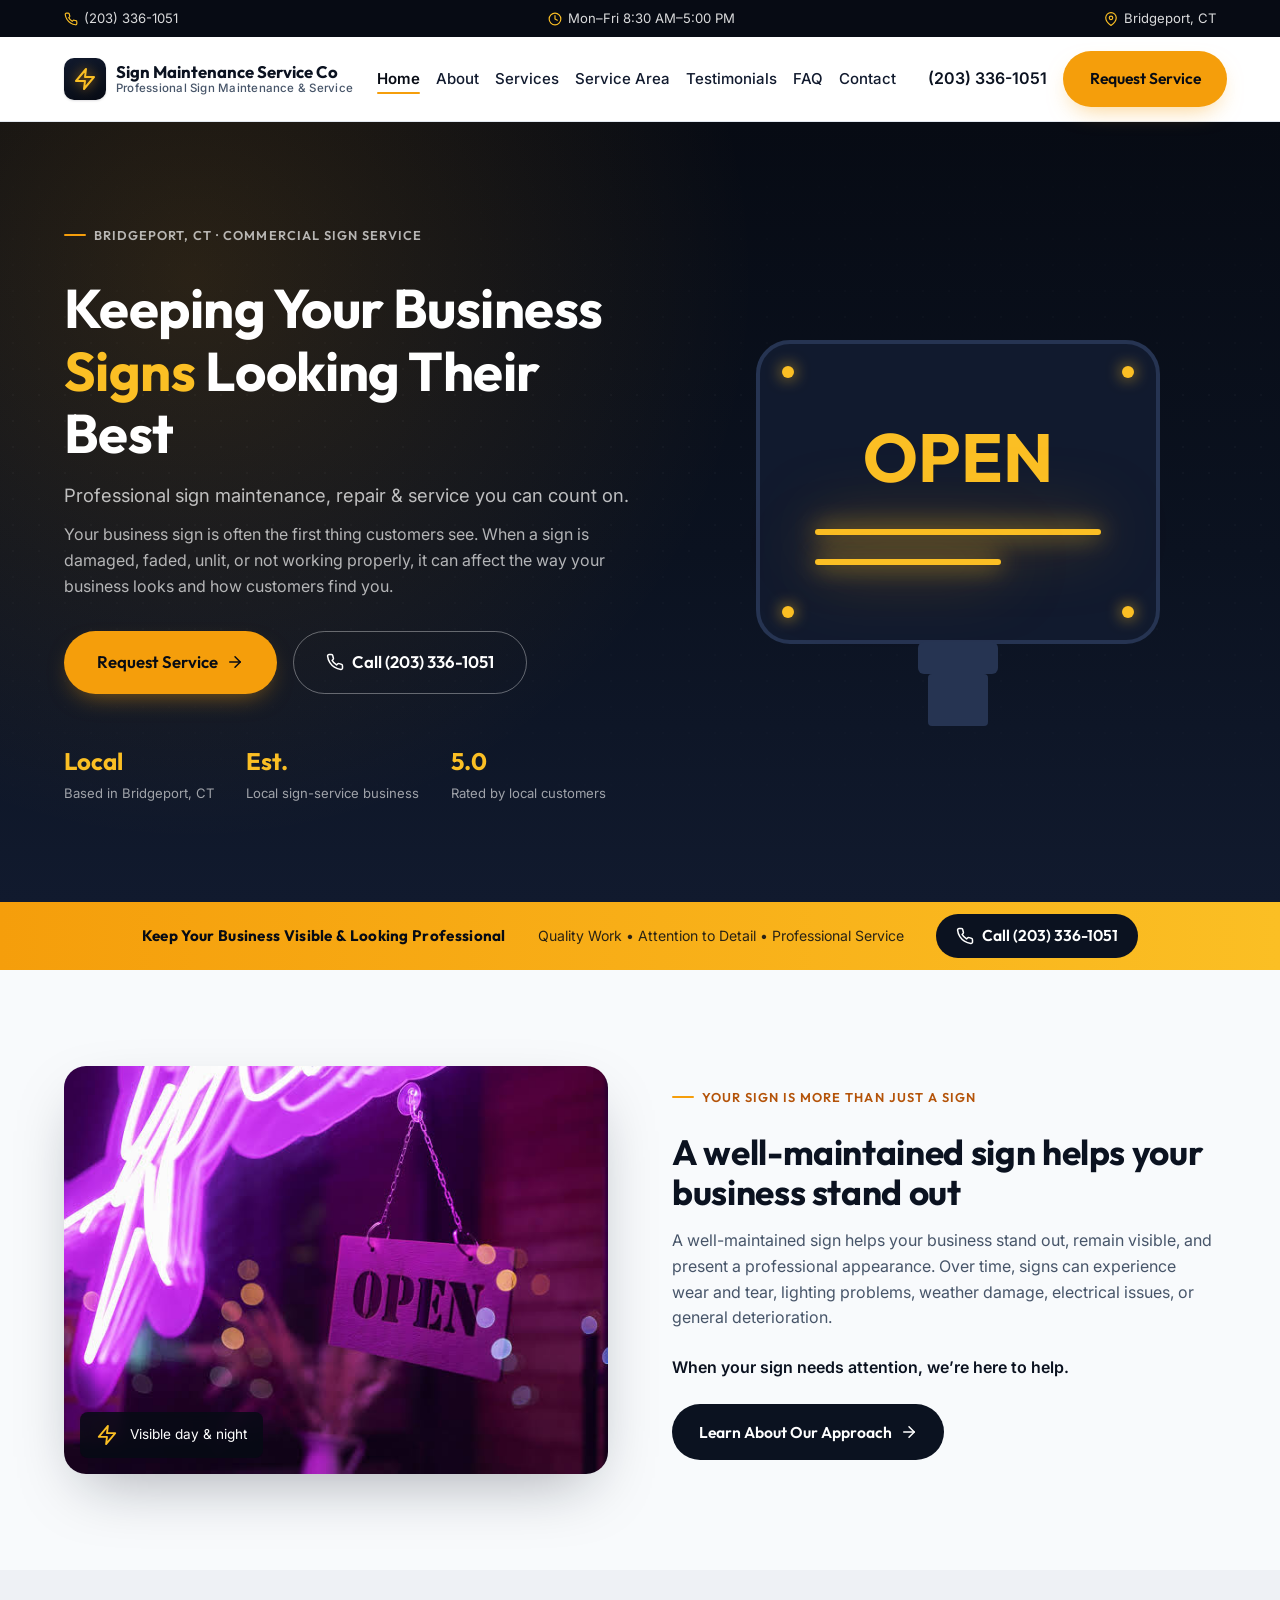
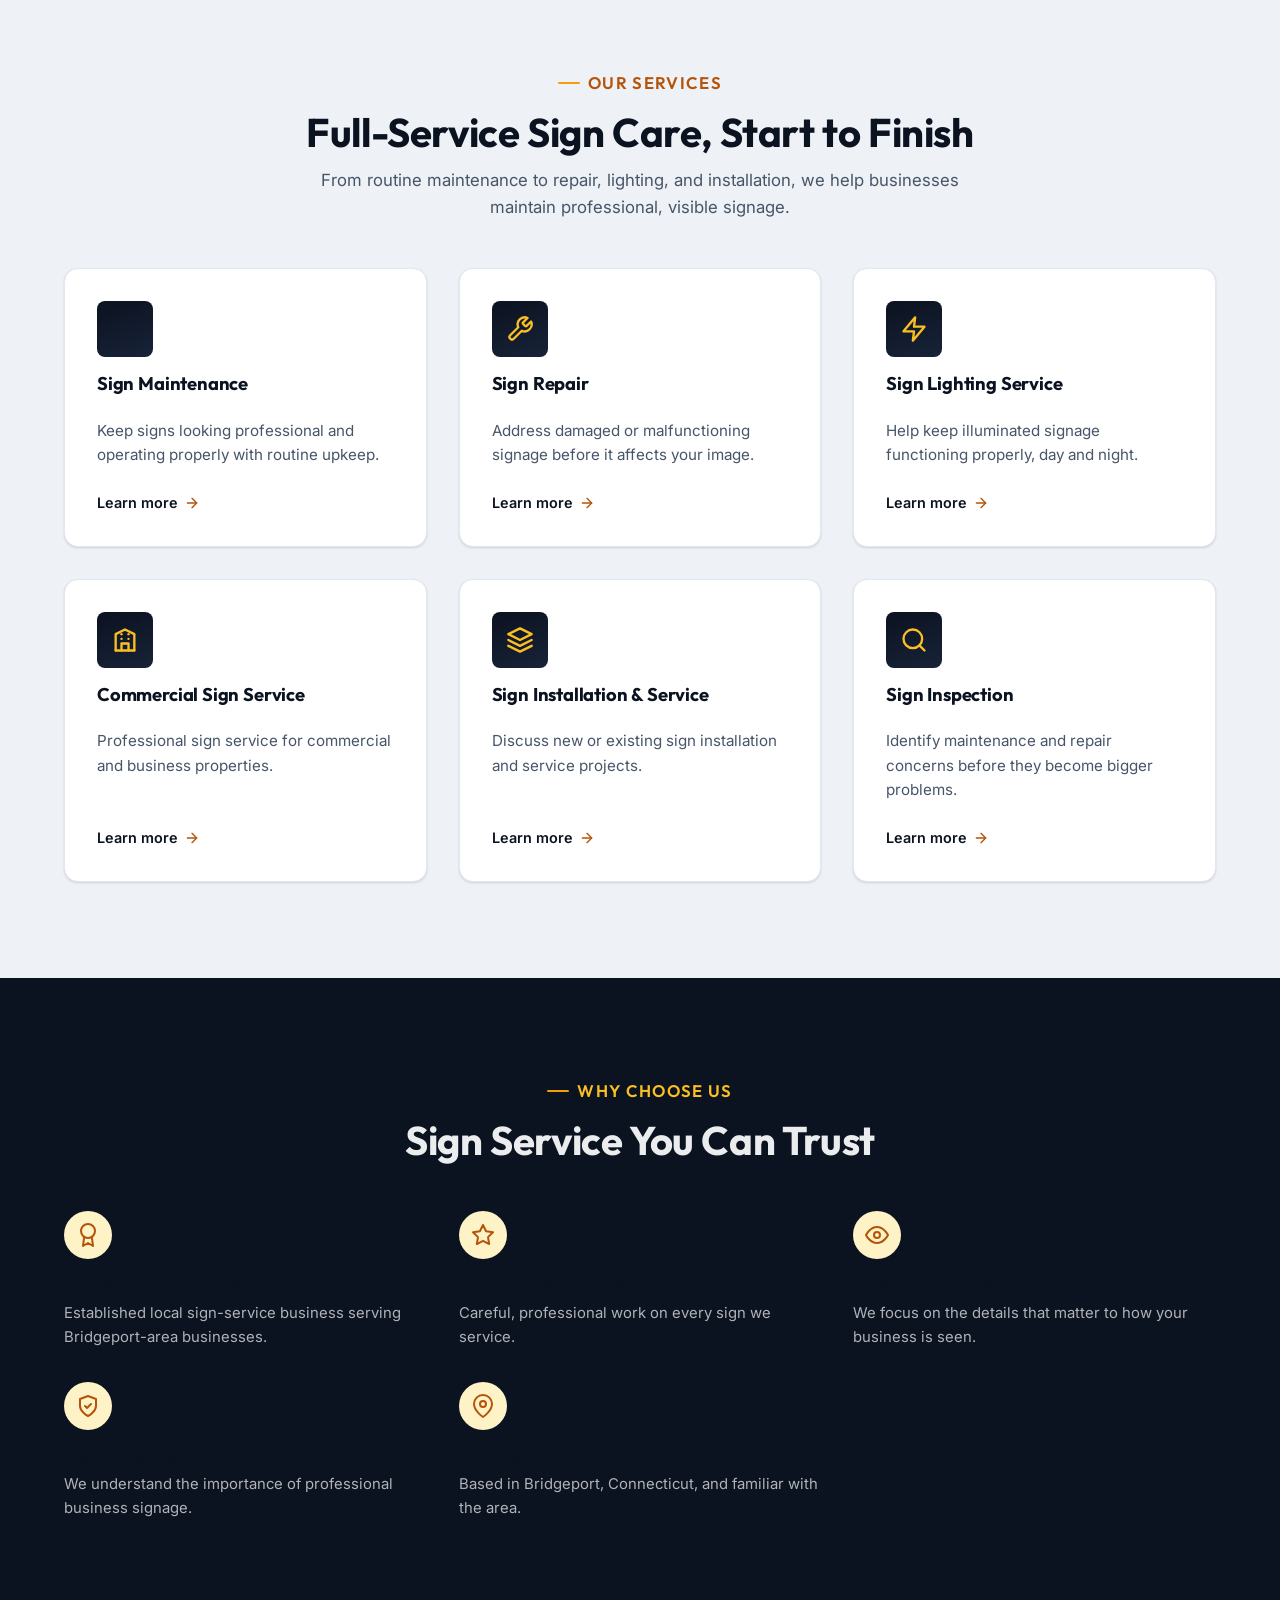
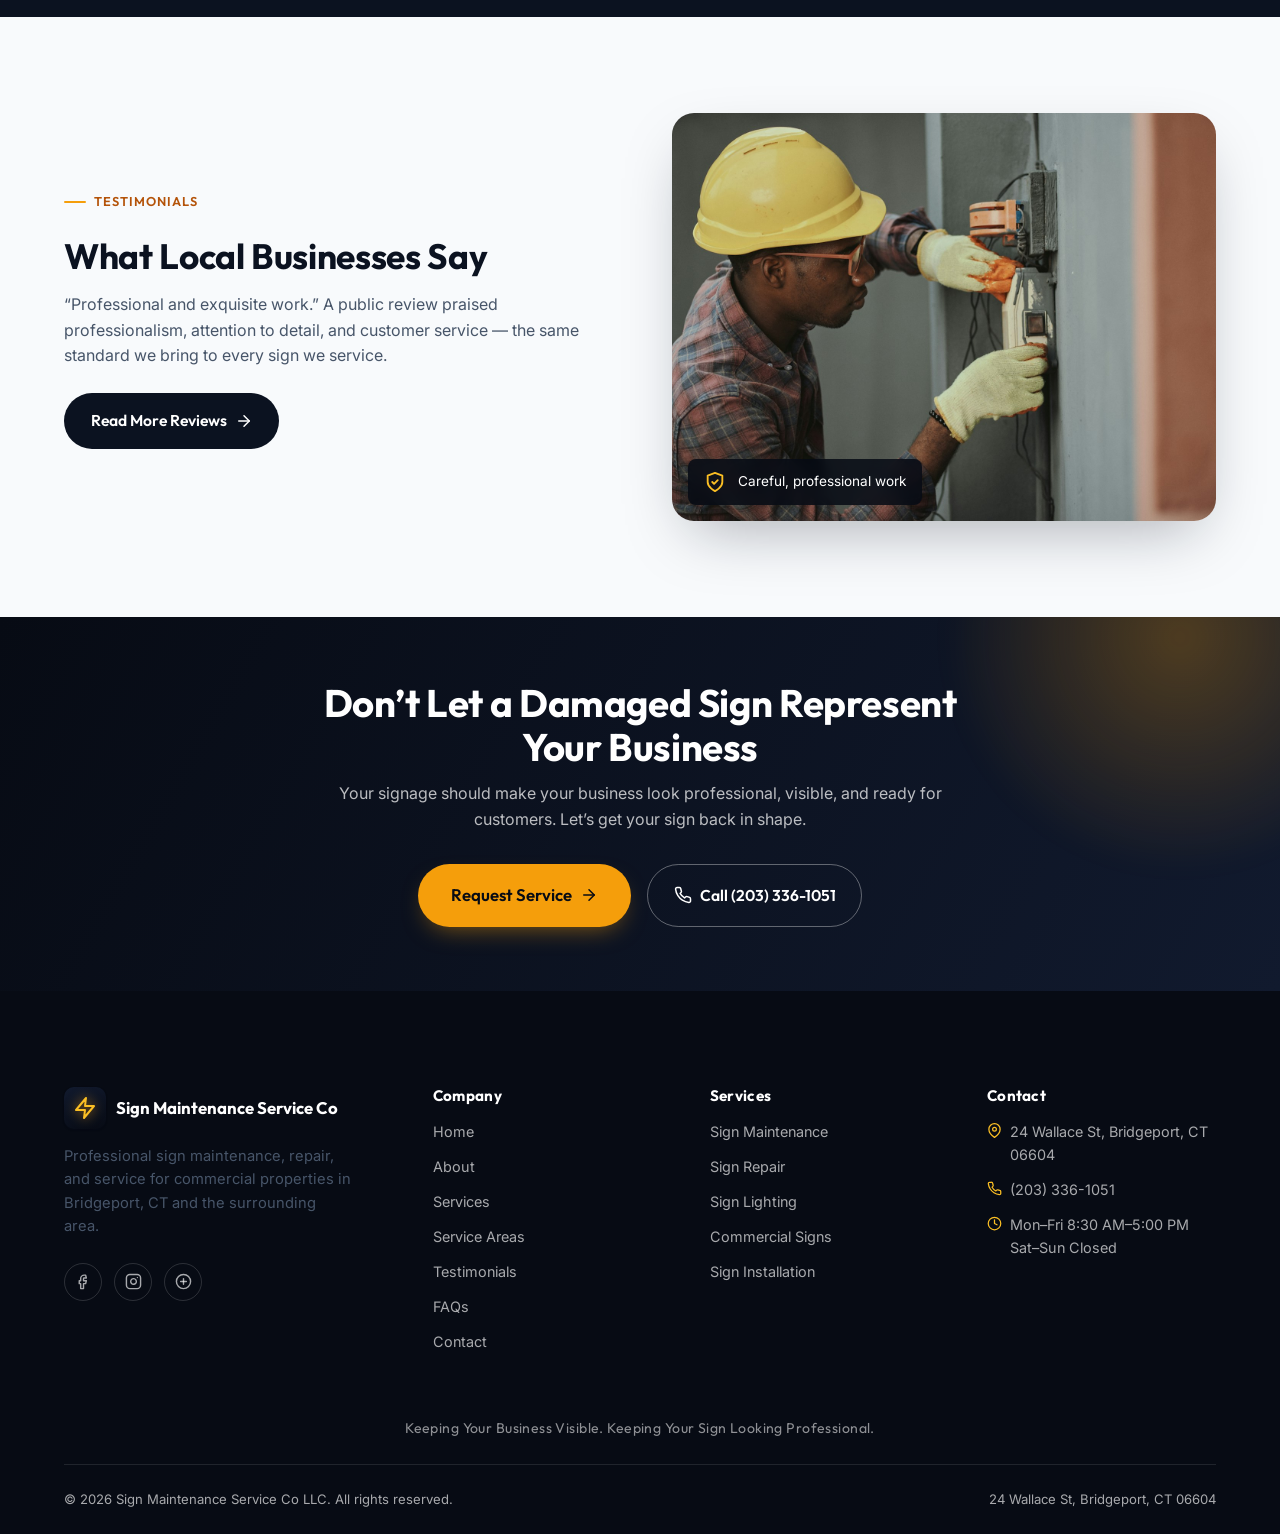
<file: index.html>
<!DOCTYPE html>
<html lang="en">
<head>
<meta charset="UTF-8" />
  <meta name="viewport" content="width=device-width, initial-scale=1.0" />
  <title>Sign Maintenance Service Co LLC | Sign Repair & Maintenance Bridgeport CT</title>
  <meta name="description" content="Sign Maintenance Service Co LLC provides professional sign maintenance, repair and commercial sign services in Bridgeport, CT. Call (203) 336-1051." />
  <link rel="canonical" href="https://signmaintenanceservice.com/" />
  <meta property="og:type" content="website" />
  <meta property="og:title" content="Sign Maintenance Service Co LLC | Sign Repair & Maintenance Bridgeport CT" />
  <meta property="og:description" content="Sign Maintenance Service Co LLC provides professional sign maintenance, repair and commercial sign services in Bridgeport, CT. Call (203) 336-1051." />
  <meta property="og:image" content="images/storefront.jpeg" />
  <meta name="theme-color" content="#0b1220" />
  <link rel="icon" href="data:image/svg+xml,%3Csvg xmlns='http://www.w3.org/2000/svg' viewBox='0 0 24 24'%3E%3Crect width='24' height='24' rx='6' fill='%230b1220'/%3E%3Cpath d='M8 15l3-8 3 8M9 12.5h4' stroke='%23f59e0b' stroke-width='1.8' fill='none' stroke-linecap='round' stroke-linejoin='round'/%3E%3C/svg%3E" />
  <link rel="preconnect" href="https://fonts.googleapis.com" />
  <link rel="preconnect" href="https://fonts.gstatic.com" crossorigin />
  <link href="https://fonts.googleapis.com/css2?family=Outfit:wght@400;500;600;700;800&family=Inter:wght@400;500;600;700&display=swap" rel="stylesheet" />
  <link rel="stylesheet" href="css/style.css" />
  <noscript><style>.reveal,.reveal-item{opacity:1!important;transform:none!important;}</style></noscript>
</head>
<body>
  <a class="skip-link" href="#main">Skip to content</a>

  <div class="top-strip">
    <div class="container">
      <a class="top-strip__item" href="tel:+12033361051">
        <svg viewBox="0 0 24 24" fill="none" stroke="currentColor" stroke-width="2" stroke-linecap="round" stroke-linejoin="round" aria-hidden="true"><path d="M22 16.92v3a2 2 0 0 1-2.18 2 19.79 19.79 0 0 1-8.63-3.07 19.5 19.5 0 0 1-6-6 19.79 19.79 0 0 1-3.07-8.67A2 2 0 0 1 4.11 2h3a2 2 0 0 1 2 1.72c.127.96.361 1.903.7 2.81a2 2 0 0 1-.45 2.11L8.09 9.91a16 16 0 0 0 6 6l1.27-1.27a2 2 0 0 1 2.11-.45c.907.339 1.85.573 2.81.7A2 2 0 0 1 22 16.92z"/></svg>
        <span>(203) 336-1051</span>
      </a>
      <span class="top-strip__item top-strip__hours">
        <svg viewBox="0 0 24 24" fill="none" stroke="currentColor" stroke-width="2" stroke-linecap="round" stroke-linejoin="round" aria-hidden="true"><circle cx="12" cy="12" r="10"/><polyline points="12 6 12 12 16 14"/></svg>
        <span>Mon&ndash;Fri 8:30 AM&ndash;5:00 PM</span>
      </span>
      <a class="top-strip__item" href="contact.html">
        <svg viewBox="0 0 24 24" fill="none" stroke="currentColor" stroke-width="2" stroke-linecap="round" stroke-linejoin="round" aria-hidden="true"><path d="M21 10c0 7-9 13-9 13s-9-6-9-13a9 9 0 0 1 18 0z"/><circle cx="12" cy="10" r="3"/></svg>
        <span>Bridgeport, CT</span>
      </a>
    </div>
  </div>

  <header class="site-header">
    <div class="container">
      <a class="brand" href="index.html">
        <span class="brand__mark"><svg viewBox="0 0 24 24" fill="none" stroke="currentColor" stroke-width="2" stroke-linecap="round" stroke-linejoin="round" aria-hidden="true"><polygon points="13 2 3 14 12 14 11 22 21 10 12 10 13 2"/></svg></span>
        <span class="brand__text">
          Sign Maintenance Service Co
          <small>Professional Sign Maintenance &amp; Service</small>
        </span>
      </a>

      <nav class="nav-desktop" aria-label="Primary">
        <ul>
            <li><a href="index.html" aria-current="page">Home</a></li>
            <li><a href="about.html">About</a></li>
            <li><a href="services.html">Services</a></li>
            <li><a href="service-area.html">Service Area</a></li>
            <li><a href="testimonials.html">Testimonials</a></li>
            <li><a href="faq.html">FAQ</a></li>
            <li><a href="contact.html">Contact</a></li>
        </ul>
      </nav>

      <div class="header-actions">
        <a class="header-call" href="tel:+12033361051">
          <svg viewBox="0 0 24 24" fill="none" stroke="currentColor" stroke-width="2" stroke-linecap="round" stroke-linejoin="round" aria-hidden="true"><path d="M22 16.92v3a2 2 0 0 1-2.18 2 19.79 19.79 0 0 1-8.63-3.07 19.5 19.5 0 0 1-6-6 19.79 19.79 0 0 1-3.07-8.67A2 2 0 0 1 4.11 2h3a2 2 0 0 1 2 1.72c.127.96.361 1.903.7 2.81a2 2 0 0 1-.45 2.11L8.09 9.91a16 16 0 0 0 6 6l1.27-1.27a2 2 0 0 1 2.11-.45c.907.339 1.85.573 2.81.7A2 2 0 0 1 22 16.92z"/></svg>
          <span>(203) 336-1051</span>
        </a>
        <a class="btn btn-primary" href="contact.html">Request Service</a>
        <button class="nav-toggle" aria-label="Open menu" aria-expanded="false" aria-controls="mobile-nav">
          <svg class="icon-open" viewBox="0 0 24 24" fill="none" stroke="currentColor" stroke-width="2" stroke-linecap="round" stroke-linejoin="round" aria-hidden="true"><line x1="3" y1="12" x2="21" y2="12"/><line x1="3" y1="6" x2="21" y2="6"/><line x1="3" y1="18" x2="21" y2="18"/></svg>
          <svg class="icon-close" viewBox="0 0 24 24" fill="none" stroke="currentColor" stroke-width="2" stroke-linecap="round" stroke-linejoin="round" aria-hidden="true"><line x1="18" y1="6" x2="6" y2="18"/><line x1="6" y1="6" x2="18" y2="18"/></svg>
        </button>
      </div>
    </div>
  </header>

  <nav class="mobile-nav" id="mobile-nav" aria-label="Mobile">
    <ul>
            <li><a href="index.html" aria-current="page">Home</a></li>
            <li><a href="about.html">About</a></li>
            <li><a href="services.html">Services</a></li>
            <li><a href="service-area.html">Service Area</a></li>
            <li><a href="testimonials.html">Testimonials</a></li>
            <li><a href="faq.html">FAQ</a></li>
            <li><a href="contact.html">Contact</a></li>
    </ul>
    <div class="mobile-nav__cta">
      <a class="btn btn-primary btn-block" href="contact.html">Request Service</a>
      <a class="btn btn-outline btn-block" href="tel:+12033361051"><svg viewBox="0 0 24 24" fill="none" stroke="currentColor" stroke-width="2" stroke-linecap="round" stroke-linejoin="round" aria-hidden="true"><path d="M22 16.92v3a2 2 0 0 1-2.18 2 19.79 19.79 0 0 1-8.63-3.07 19.5 19.5 0 0 1-6-6 19.79 19.79 0 0 1-3.07-8.67A2 2 0 0 1 4.11 2h3a2 2 0 0 1 2 1.72c.127.96.361 1.903.7 2.81a2 2 0 0 1-.45 2.11L8.09 9.91a16 16 0 0 0 6 6l1.27-1.27a2 2 0 0 1 2.11-.45c.907.339 1.85.573 2.81.7A2 2 0 0 1 22 16.92z"/></svg> Call (203) 336-1051</a>
    </div>
  </nav>

  <main id="main">
    <section class="hero">
      <div class="container">
        <div class="hero-copy reveal">
          <p class="eyebrow">Bridgeport, CT &middot; Commercial Sign Service</p>
          <h1>Keeping Your Business <span class="accent">Signs</span> Looking Their Best</h1>
          <p class="lede">Professional sign maintenance, repair &amp; service you can count on.</p>
          <p>Your business sign is often the first thing customers see. When a sign is damaged, faded, unlit, or not working properly, it can affect the way your business looks and how customers find you.</p>
          <div class="hero-actions">
            <a class="btn btn-primary btn-lg" href="contact.html">Request Service <svg viewBox="0 0 24 24" fill="none" stroke="currentColor" stroke-width="2" stroke-linecap="round" stroke-linejoin="round" aria-hidden="true"><line x1="5" y1="12" x2="19" y2="12"/><polyline points="12 5 19 12 12 19"/></svg></a>
            <a class="btn btn-outline btn-lg" href="tel:+12033361051"><svg viewBox="0 0 24 24" fill="none" stroke="currentColor" stroke-width="2" stroke-linecap="round" stroke-linejoin="round" aria-hidden="true"><path d="M22 16.92v3a2 2 0 0 1-2.18 2 19.79 19.79 0 0 1-8.63-3.07 19.5 19.5 0 0 1-6-6 19.79 19.79 0 0 1-3.07-8.67A2 2 0 0 1 4.11 2h3a2 2 0 0 1 2 1.72c.127.96.361 1.903.7 2.81a2 2 0 0 1-.45 2.11L8.09 9.91a16 16 0 0 0 6 6l1.27-1.27a2 2 0 0 1 2.11-.45c.907.339 1.85.573 2.81.7A2 2 0 0 1 22 16.92z"/></svg> Call (203) 336-1051</a>
          </div>
          <div class="hero-trustbar">
            <div class="stat"><strong>Local</strong><span>Based in Bridgeport, CT</span></div>
            <div class="stat"><strong>Est.</strong><span>Local sign-service business</span></div>
            <div class="stat"><strong>5.0</strong><span>Rated by local customers</span></div>
          </div>
        </div>
        <div class="hero-visual reveal">
          <div class="sign-graphic"><svg viewBox="0 0 230 230" xmlns="http://www.w3.org/2000/svg" role="img" aria-label="Illuminated sign illustration">
          <rect class="sign-box" x="15" y="30" width="200" height="150" rx="16"/>
          <circle class="sign-led" cx="30" cy="45" r="3"/>
          <circle class="sign-led" cx="200" cy="45" r="3"/>
          <circle class="sign-led" cx="30" cy="165" r="3"/>
          <circle class="sign-led" cx="200" cy="165" r="3"/>
          <text x="115" y="100" text-anchor="middle" class="sign-glow-text" font-size="34" fill="#fbbf24" font-family="Outfit, sans-serif">OPEN</text>
          <path class="sign-tube" d="M45 125 h140"/>
          <path class="sign-tube" d="M45 140 h90"/>
          
          <rect x="95" y="180" width="40" height="16" rx="3" class="sign-bolt"/>
          <rect x="100" y="196" width="30" height="26" rx="2" class="sign-bolt"/>
        </svg></div>
        </div>
      </div>
    </section>

    <div class="announce">
      <div class="container">
        <strong>Keep Your Business Visible &amp; Looking Professional</strong>
        <span>Quality Work &bull; Attention to Detail &bull; Professional Service</span>
        <a class="btn btn-dark" href="tel:+12033361051"><svg viewBox="0 0 24 24" fill="none" stroke="currentColor" stroke-width="2" stroke-linecap="round" stroke-linejoin="round" aria-hidden="true"><path d="M22 16.92v3a2 2 0 0 1-2.18 2 19.79 19.79 0 0 1-8.63-3.07 19.5 19.5 0 0 1-6-6 19.79 19.79 0 0 1-3.07-8.67A2 2 0 0 1 4.11 2h3a2 2 0 0 1 2 1.72c.127.96.361 1.903.7 2.81a2 2 0 0 1-.45 2.11L8.09 9.91a16 16 0 0 0 6 6l1.27-1.27a2 2 0 0 1 2.11-.45c.907.339 1.85.573 2.81.7A2 2 0 0 1 22 16.92z"/></svg> Call (203) 336-1051</a>
      </div>
    </div>

    <section class="section">
      <div class="container">
        <div class="split reveal">
          <div class="split__media">
            <img src="images/storefront.jpeg" alt="Illuminated storefront signage at night" loading="lazy" width="900" height="600" />
            <div class="split__media-badge"><svg viewBox="0 0 24 24" fill="none" stroke="currentColor" stroke-width="2" stroke-linecap="round" stroke-linejoin="round" aria-hidden="true"><polygon points="13 2 3 14 12 14 11 22 21 10 12 10 13 2"/></svg><span>Visible day &amp; night</span></div>
          </div>
          <div class="split__body">
            <p class="eyebrow">Your Sign Is More Than Just a Sign</p>
            <h2>A well-maintained sign helps your business stand out</h2>
            <p>A well-maintained sign helps your business stand out, remain visible, and present a professional appearance. Over time, signs can experience wear and tear, lighting problems, weather damage, electrical issues, or general deterioration.</p>
            <p style="font-weight:600;color:var(--color-navy-900);">When your sign needs attention, we&rsquo;re here to help.</p>
            <a class="btn btn-dark" href="about.html">Learn About Our Approach <svg viewBox="0 0 24 24" fill="none" stroke="currentColor" stroke-width="2" stroke-linecap="round" stroke-linejoin="round" aria-hidden="true"><line x1="5" y1="12" x2="19" y2="12"/><polyline points="12 5 19 12 12 19"/></svg></a>
          </div>
        </div>
      </div>
    </section>

    <section class="section section-muted">
      <div class="container">
        <div class="section-head center reveal">
          <p class="eyebrow" style="justify-content:center;">Our Services</p>
          <h2>Full-Service Sign Care, Start to Finish</h2>
          <p>From routine maintenance to repair, lighting, and installation, we help businesses maintain professional, visible signage.</p>
        </div>
        <div class="grid grid-3 reveal-stagger">
                  <div class="card service-card reveal-item">
          <span class="service-card__icon"><svg viewBox="0 0 24 24" fill="none" stroke="currentColor" stroke-width="2" stroke-linecap="round" stroke-linejoin="round" aria-hidden="true"></svg></span>
          <h3>Sign Maintenance</h3>
          <p>Keep signs looking professional and operating properly with routine upkeep.</p>
          <a class="service-card__link" href="sign-maintenance.html">Learn more <svg viewBox="0 0 24 24" fill="none" stroke="currentColor" stroke-width="2" stroke-linecap="round" stroke-linejoin="round" aria-hidden="true"><line x1="5" y1="12" x2="19" y2="12"/><polyline points="12 5 19 12 12 19"/></svg></a>
        </div>
        <div class="card service-card reveal-item">
          <span class="service-card__icon"><svg viewBox="0 0 24 24" fill="none" stroke="currentColor" stroke-width="2" stroke-linecap="round" stroke-linejoin="round" aria-hidden="true"><path d="M14.7 6.3a1 1 0 0 0 0 1.4l1.6 1.6a1 1 0 0 0 1.4 0l3.77-3.77a6 6 0 0 1-7.94 7.94l-6.91 6.91a2.12 2.12 0 0 1-3-3l6.91-6.91a6 6 0 0 1 7.94-7.94z"/></svg></span>
          <h3>Sign Repair</h3>
          <p>Address damaged or malfunctioning signage before it affects your image.</p>
          <a class="service-card__link" href="sign-repair.html">Learn more <svg viewBox="0 0 24 24" fill="none" stroke="currentColor" stroke-width="2" stroke-linecap="round" stroke-linejoin="round" aria-hidden="true"><line x1="5" y1="12" x2="19" y2="12"/><polyline points="12 5 19 12 12 19"/></svg></a>
        </div>
        <div class="card service-card reveal-item">
          <span class="service-card__icon"><svg viewBox="0 0 24 24" fill="none" stroke="currentColor" stroke-width="2" stroke-linecap="round" stroke-linejoin="round" aria-hidden="true"><polygon points="13 2 3 14 12 14 11 22 21 10 12 10 13 2"/></svg></span>
          <h3>Sign Lighting Service</h3>
          <p>Help keep illuminated signage functioning properly, day and night.</p>
          <a class="service-card__link" href="sign-lighting.html">Learn more <svg viewBox="0 0 24 24" fill="none" stroke="currentColor" stroke-width="2" stroke-linecap="round" stroke-linejoin="round" aria-hidden="true"><line x1="5" y1="12" x2="19" y2="12"/><polyline points="12 5 19 12 12 19"/></svg></a>
        </div>
        <div class="card service-card reveal-item">
          <span class="service-card__icon"><svg viewBox="0 0 24 24" fill="none" stroke="currentColor" stroke-width="2" stroke-linecap="round" stroke-linejoin="round" aria-hidden="true"><path d="M4 21V7l8-4 8 4v14"/><path d="M4 21h16"/><path d="M9 21v-6h6v6"/><path d="M9 11h.01"/><path d="M15 11h.01"/><path d="M9 7h.01"/><path d="M15 7h.01"/></svg></span>
          <h3>Commercial Sign Service</h3>
          <p>Professional sign service for commercial and business properties.</p>
          <a class="service-card__link" href="commercial-signs.html">Learn more <svg viewBox="0 0 24 24" fill="none" stroke="currentColor" stroke-width="2" stroke-linecap="round" stroke-linejoin="round" aria-hidden="true"><line x1="5" y1="12" x2="19" y2="12"/><polyline points="12 5 19 12 12 19"/></svg></a>
        </div>
        <div class="card service-card reveal-item">
          <span class="service-card__icon"><svg viewBox="0 0 24 24" fill="none" stroke="currentColor" stroke-width="2" stroke-linecap="round" stroke-linejoin="round" aria-hidden="true"><polygon points="12 2 2 7 12 12 22 7 12 2"/><polyline points="2 17 12 22 22 17"/><polyline points="2 12 12 17 22 12"/></svg></span>
          <h3>Sign Installation & Service</h3>
          <p>Discuss new or existing sign installation and service projects.</p>
          <a class="service-card__link" href="sign-installation.html">Learn more <svg viewBox="0 0 24 24" fill="none" stroke="currentColor" stroke-width="2" stroke-linecap="round" stroke-linejoin="round" aria-hidden="true"><line x1="5" y1="12" x2="19" y2="12"/><polyline points="12 5 19 12 12 19"/></svg></a>
        </div>
        <div class="card service-card reveal-item">
          <span class="service-card__icon"><svg viewBox="0 0 24 24" fill="none" stroke="currentColor" stroke-width="2" stroke-linecap="round" stroke-linejoin="round" aria-hidden="true"><circle cx="11" cy="11" r="8"/><line x1="21" y1="21" x2="16.65" y2="16.65"/></svg></span>
          <h3>Sign Inspection</h3>
          <p>Identify maintenance and repair concerns before they become bigger problems.</p>
          <a class="service-card__link" href="sign-maintenance.html#inspection">Learn more <svg viewBox="0 0 24 24" fill="none" stroke="currentColor" stroke-width="2" stroke-linecap="round" stroke-linejoin="round" aria-hidden="true"><line x1="5" y1="12" x2="19" y2="12"/><polyline points="12 5 19 12 12 19"/></svg></a>
        </div>
        </div>
      </div>
    </section>

    <section class="section section-dark">
      <div class="container">
        <div class="section-head center reveal">
          <p class="eyebrow" style="justify-content:center;">Why Choose Us</p>
          <h2>Sign Service You Can Trust</h2>
        </div>
        <div class="grid grid-3 reveal-stagger" style="align-items:stretch;">
                  <div class="why-card reveal-item">
          <span class="why-card__icon"><svg viewBox="0 0 24 24" fill="none" stroke="currentColor" stroke-width="2" stroke-linecap="round" stroke-linejoin="round" aria-hidden="true"><circle cx="12" cy="8" r="7"/><polyline points="8.21 13.89 7 23 12 20 17 23 15.79 13.88"/></svg></span>
          <h3>Experience You Can Rely On</h3>
          <p>Established local sign-service business serving Bridgeport-area businesses.</p>
        </div>
        <div class="why-card reveal-item">
          <span class="why-card__icon"><svg viewBox="0 0 24 24" fill="none" stroke="currentColor" stroke-width="2" stroke-linecap="round" stroke-linejoin="round" aria-hidden="true"><polygon points="12 2 15.09 8.26 22 9.27 17 14.14 18.18 21.02 12 17.77 5.82 21.02 7 14.14 2 9.27 8.91 8.26 12 2"/></svg></span>
          <h3>Quality Craftsmanship</h3>
          <p>Careful, professional work on every sign we service.</p>
        </div>
        <div class="why-card reveal-item">
          <span class="why-card__icon"><svg viewBox="0 0 24 24" fill="none" stroke="currentColor" stroke-width="2" stroke-linecap="round" stroke-linejoin="round" aria-hidden="true"><path d="M1 12s4-8 11-8 11 8 11 8-4 8-11 8-11-8-11-8z"/><circle cx="12" cy="12" r="3"/></svg></span>
          <h3>Attention to Detail</h3>
          <p>We focus on the details that matter to how your business is seen.</p>
        </div>
        <div class="why-card reveal-item">
          <span class="why-card__icon"><svg viewBox="0 0 24 24" fill="none" stroke="currentColor" stroke-width="2" stroke-linecap="round" stroke-linejoin="round" aria-hidden="true"><path d="M12 22s8-4 8-10V5l-8-3-8 3v7c0 6 8 10 8 10z"/><polyline points="9 12 11 14 15 10"/></svg></span>
          <h3>Reliable Service</h3>
          <p>We understand the importance of professional business signage.</p>
        </div>
        <div class="why-card reveal-item">
          <span class="why-card__icon"><svg viewBox="0 0 24 24" fill="none" stroke="currentColor" stroke-width="2" stroke-linecap="round" stroke-linejoin="round" aria-hidden="true"><path d="M21 10c0 7-9 13-9 13s-9-6-9-13a9 9 0 0 1 18 0z"/><circle cx="12" cy="10" r="3"/></svg></span>
          <h3>Local Service</h3>
          <p>Based in Bridgeport, Connecticut, and familiar with the area.</p>
        </div>
        </div>
      </div>
    </section>

    <section class="section">
      <div class="container">
        <div class="split reverse reveal">
          <div class="split__media">
            <img src="images/tech-electrical.jpg" alt="Technician servicing an illuminated sign's electrical components" loading="lazy" width="900" height="675" />
            <div class="split__media-badge"><svg viewBox="0 0 24 24" fill="none" stroke="currentColor" stroke-width="2" stroke-linecap="round" stroke-linejoin="round" aria-hidden="true"><path d="M12 22s8-4 8-10V5l-8-3-8 3v7c0 6 8 10 8 10z"/><polyline points="9 12 11 14 15 10"/></svg><span>Careful, professional work</span></div>
          </div>
          <div class="split__body">
            <p class="eyebrow">Testimonials</p>
            <h2>What Local Businesses Say</h2>
            <p>&ldquo;Professional and exquisite work.&rdquo; A public review praised professionalism, attention to detail, and customer service &mdash; the same standard we bring to every sign we service.</p>
            <a class="btn btn-dark" href="testimonials.html">Read More Reviews <svg viewBox="0 0 24 24" fill="none" stroke="currentColor" stroke-width="2" stroke-linecap="round" stroke-linejoin="round" aria-hidden="true"><line x1="5" y1="12" x2="19" y2="12"/><polyline points="12 5 19 12 12 19"/></svg></a>
          </div>
        </div>
      </div>
    </section>

    <section class="cta-band">
      <div class="container reveal">
        <h2>Don&rsquo;t Let a Damaged Sign Represent Your Business</h2>
        <p>Your signage should make your business look professional, visible, and ready for customers. Let&rsquo;s get your sign back in shape.</p>
        <div class="btn-row">
          <a class="btn btn-primary btn-lg" href="contact.html">Request Service <svg viewBox="0 0 24 24" fill="none" stroke="currentColor" stroke-width="2" stroke-linecap="round" stroke-linejoin="round" aria-hidden="true"><line x1="5" y1="12" x2="19" y2="12"/><polyline points="12 5 19 12 12 19"/></svg></a>
          <a class="btn btn-outline" href="tel:+12033361051"><svg viewBox="0 0 24 24" fill="none" stroke="currentColor" stroke-width="2" stroke-linecap="round" stroke-linejoin="round" aria-hidden="true"><path d="M22 16.92v3a2 2 0 0 1-2.18 2 19.79 19.79 0 0 1-8.63-3.07 19.5 19.5 0 0 1-6-6 19.79 19.79 0 0 1-3.07-8.67A2 2 0 0 1 4.11 2h3a2 2 0 0 1 2 1.72c.127.96.361 1.903.7 2.81a2 2 0 0 1-.45 2.11L8.09 9.91a16 16 0 0 0 6 6l1.27-1.27a2 2 0 0 1 2.11-.45c.907.339 1.85.573 2.81.7A2 2 0 0 1 22 16.92z"/></svg> Call (203) 336-1051</a>
        </div>
      </div>
    </section>


  </main>
  <footer class="site-footer">
    <div class="container">
      <div class="footer-grid">
        <div class="footer-brand">
          <a class="brand" href="index.html">
            <span class="brand__mark"><svg viewBox="0 0 24 24" fill="none" stroke="currentColor" stroke-width="2" stroke-linecap="round" stroke-linejoin="round" aria-hidden="true"><polygon points="13 2 3 14 12 14 11 22 21 10 12 10 13 2"/></svg></span>
            <span class="brand__text">Sign Maintenance Service Co</span>
          </a>
          <p>Professional sign maintenance, repair, and service for commercial properties in Bridgeport, CT and the surrounding area.</p>
          <div class="footer-social">
            <a href="#" aria-label="Facebook"><svg viewBox="0 0 24 24" fill="none" stroke="currentColor" stroke-width="2" stroke-linecap="round" stroke-linejoin="round" aria-hidden="true"><path d="M15 3h-2a5 5 0 0 0-5 5v3H6v4h2v7h4v-7h3l1-4h-4V8a1 1 0 0 1 1-1h3z"/></svg></a>
            <a href="#" aria-label="Instagram"><svg viewBox="0 0 24 24" fill="none" stroke="currentColor" stroke-width="2" stroke-linecap="round" stroke-linejoin="round" aria-hidden="true"><rect x="2" y="2" width="20" height="20" rx="5"/><path d="M16 11.37A4 4 0 1 1 12.63 8 4 4 0 0 1 16 11.37z"/><line x1="17.5" y1="6.5" x2="17.51" y2="6.5"/></svg></a>
            <a href="#" aria-label="Google Reviews"><svg viewBox="0 0 24 24" fill="none" stroke="currentColor" stroke-width="2" stroke-linecap="round" stroke-linejoin="round" aria-hidden="true"><circle cx="12" cy="12" r="10"/><path d="M8 12h8"/><path d="M12 8v8"/></svg></a>
          </div>
        </div>
        <div class="footer-col">
          <h4>Company</h4>
          <ul>
          <li><a href="index.html">Home</a></li>
          <li><a href="about.html">About</a></li>
          <li><a href="services.html">Services</a></li>
          <li><a href="service-area.html">Service Areas</a></li>
          <li><a href="testimonials.html">Testimonials</a></li>
          <li><a href="faq.html">FAQs</a></li>
          <li><a href="contact.html">Contact</a></li>
          </ul>
        </div>
        <div class="footer-col">
          <h4>Services</h4>
          <ul>
          <li><a href="sign-maintenance.html">Sign Maintenance</a></li>
          <li><a href="sign-repair.html">Sign Repair</a></li>
          <li><a href="sign-lighting.html">Sign Lighting</a></li>
          <li><a href="commercial-signs.html">Commercial Signs</a></li>
          <li><a href="sign-installation.html">Sign Installation</a></li>
          </ul>
        </div>
        <div class="footer-col">
          <h4>Contact</h4>
          <ul>
            <li><svg viewBox="0 0 24 24" fill="none" stroke="currentColor" stroke-width="2" stroke-linecap="round" stroke-linejoin="round" aria-hidden="true"><path d="M21 10c0 7-9 13-9 13s-9-6-9-13a9 9 0 0 1 18 0z"/><circle cx="12" cy="10" r="3"/></svg><span>24 Wallace St, Bridgeport, CT 06604</span></li>
            <li><svg viewBox="0 0 24 24" fill="none" stroke="currentColor" stroke-width="2" stroke-linecap="round" stroke-linejoin="round" aria-hidden="true"><path d="M22 16.92v3a2 2 0 0 1-2.18 2 19.79 19.79 0 0 1-8.63-3.07 19.5 19.5 0 0 1-6-6 19.79 19.79 0 0 1-3.07-8.67A2 2 0 0 1 4.11 2h3a2 2 0 0 1 2 1.72c.127.96.361 1.903.7 2.81a2 2 0 0 1-.45 2.11L8.09 9.91a16 16 0 0 0 6 6l1.27-1.27a2 2 0 0 1 2.11-.45c.907.339 1.85.573 2.81.7A2 2 0 0 1 22 16.92z"/></svg><a href="tel:+12033361051">(203) 336-1051</a></li>
            <li><svg viewBox="0 0 24 24" fill="none" stroke="currentColor" stroke-width="2" stroke-linecap="round" stroke-linejoin="round" aria-hidden="true"><circle cx="12" cy="12" r="10"/><polyline points="12 6 12 12 16 14"/></svg><span>Mon&ndash;Fri 8:30 AM&ndash;5:00 PM<br/>Sat&ndash;Sun Closed</span></li>
          </ul>
        </div>
      </div>
    </div>
    <p class="footer-tagline">Keeping Your Business Visible. Keeping Your Sign Looking Professional.</p>
    <div class="container">
      <div class="footer-bottom">
        <span>&copy; <span id="year"></span> Sign Maintenance Service Co LLC. All rights reserved.</span>
        <span>24 Wallace St, Bridgeport, CT 06604</span>
      </div>
    </div>
  </footer>

  <div class="mobile-call-bar">
    <a href="contact.html"><svg viewBox="0 0 24 24" fill="none" stroke="currentColor" stroke-width="2" stroke-linecap="round" stroke-linejoin="round" aria-hidden="true"><path d="M4 4h16c1.1 0 2 .9 2 2v12c0 1.1-.9 2-2 2H4c-1.1 0-2-.9-2-2V6c0-1.1.9-2 2-2z"/><polyline points="22 6 12 13 2 6"/></svg> Request Service</a>
    <a class="primary" href="tel:+12033361051"><svg viewBox="0 0 24 24" fill="none" stroke="currentColor" stroke-width="2" stroke-linecap="round" stroke-linejoin="round" aria-hidden="true"><path d="M22 16.92v3a2 2 0 0 1-2.18 2 19.79 19.79 0 0 1-8.63-3.07 19.5 19.5 0 0 1-6-6 19.79 19.79 0 0 1-3.07-8.67A2 2 0 0 1 4.11 2h3a2 2 0 0 1 2 1.72c.127.96.361 1.903.7 2.81a2 2 0 0 1-.45 2.11L8.09 9.91a16 16 0 0 0 6 6l1.27-1.27a2 2 0 0 1 2.11-.45c.907.339 1.85.573 2.81.7A2 2 0 0 1 22 16.92z"/></svg> Call Now</a>
  </div>

  <button class="back-to-top" aria-label="Back to top"><svg viewBox="0 0 24 24" fill="none" stroke="currentColor" stroke-width="2" stroke-linecap="round" stroke-linejoin="round" aria-hidden="true"><line x1="12" y1="19" x2="12" y2="5"/><polyline points="5 12 12 5 19 12"/></svg></button>

  <script>document.getElementById('year').textContent = new Date().getFullYear();</script>
  <script src="js/main.js"></script>

</body>
</html>
</file>
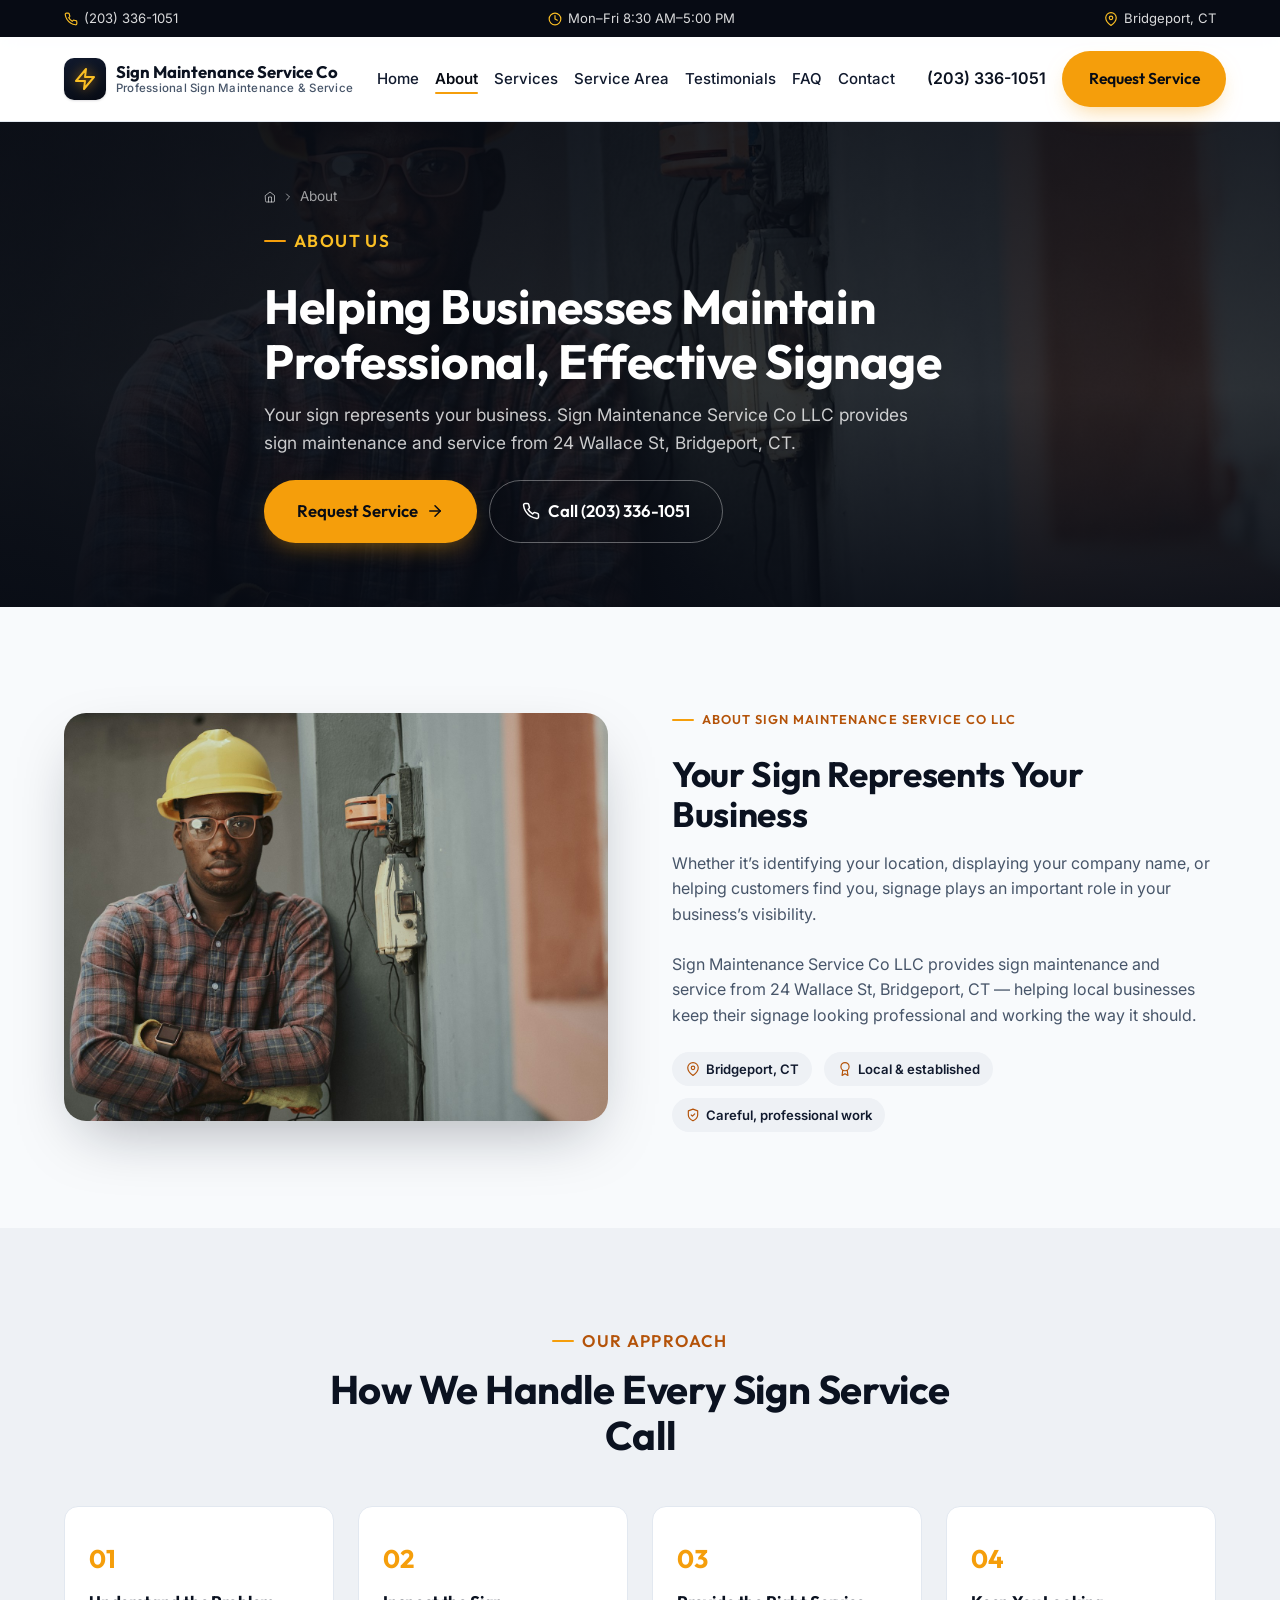
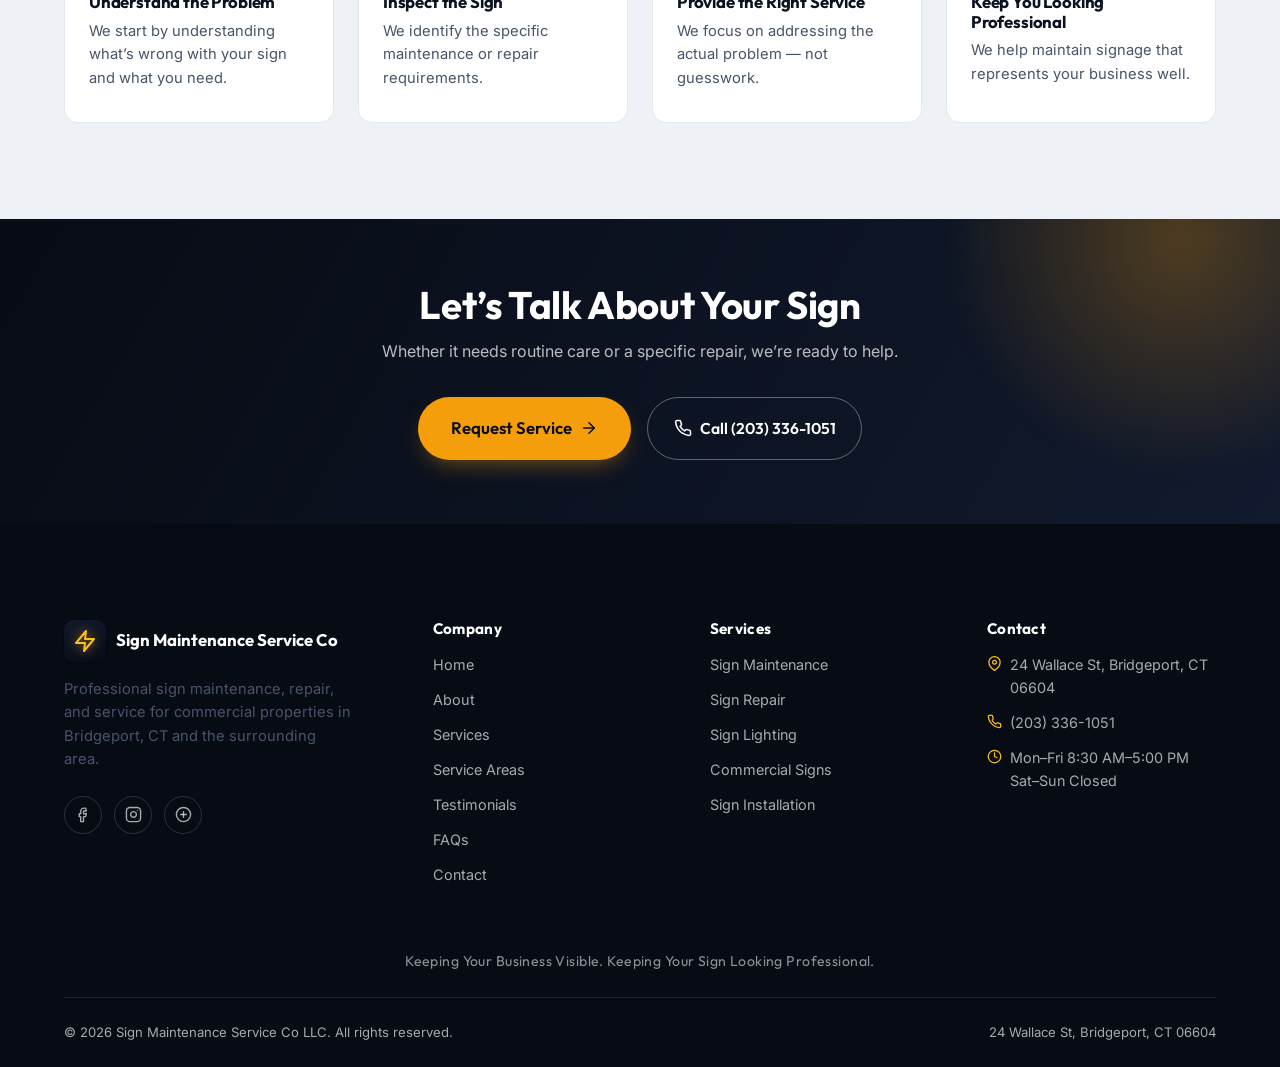
<file: about.html>
<!DOCTYPE html>
<html lang="en">
<head>
<meta charset="UTF-8" />
  <meta name="viewport" content="width=device-width, initial-scale=1.0" />
  <title>About Us | Sign Maintenance Service Co LLC | Bridgeport CT</title>
  <meta name="description" content="Learn about Sign Maintenance Service Co LLC, a local sign maintenance and service business based at 24 Wallace St, Bridgeport, CT." />
  <link rel="canonical" href="https://signmaintenanceservice.com/about.html" />
  <meta property="og:type" content="website" />
  <meta property="og:title" content="About Us | Sign Maintenance Service Co LLC | Bridgeport CT" />
  <meta property="og:description" content="Learn about Sign Maintenance Service Co LLC, a local sign maintenance and service business based at 24 Wallace St, Bridgeport, CT." />
  <meta property="og:image" content="images/tech-portrait.jpg" />
  <meta name="theme-color" content="#0b1220" />
  <link rel="icon" href="data:image/svg+xml,%3Csvg xmlns='http://www.w3.org/2000/svg' viewBox='0 0 24 24'%3E%3Crect width='24' height='24' rx='6' fill='%230b1220'/%3E%3Cpath d='M8 15l3-8 3 8M9 12.5h4' stroke='%23f59e0b' stroke-width='1.8' fill='none' stroke-linecap='round' stroke-linejoin='round'/%3E%3C/svg%3E" />
  <link rel="preconnect" href="https://fonts.googleapis.com" />
  <link rel="preconnect" href="https://fonts.gstatic.com" crossorigin />
  <link href="https://fonts.googleapis.com/css2?family=Outfit:wght@400;500;600;700;800&family=Inter:wght@400;500;600;700&display=swap" rel="stylesheet" />
  <link rel="stylesheet" href="css/style.css" />
  <noscript><style>.reveal,.reveal-item{opacity:1!important;transform:none!important;}</style></noscript>
</head>
<body>
  <a class="skip-link" href="#main">Skip to content</a>

  <div class="top-strip">
    <div class="container">
      <a class="top-strip__item" href="tel:+12033361051">
        <svg viewBox="0 0 24 24" fill="none" stroke="currentColor" stroke-width="2" stroke-linecap="round" stroke-linejoin="round" aria-hidden="true"><path d="M22 16.92v3a2 2 0 0 1-2.18 2 19.79 19.79 0 0 1-8.63-3.07 19.5 19.5 0 0 1-6-6 19.79 19.79 0 0 1-3.07-8.67A2 2 0 0 1 4.11 2h3a2 2 0 0 1 2 1.72c.127.96.361 1.903.7 2.81a2 2 0 0 1-.45 2.11L8.09 9.91a16 16 0 0 0 6 6l1.27-1.27a2 2 0 0 1 2.11-.45c.907.339 1.85.573 2.81.7A2 2 0 0 1 22 16.92z"/></svg>
        <span>(203) 336-1051</span>
      </a>
      <span class="top-strip__item top-strip__hours">
        <svg viewBox="0 0 24 24" fill="none" stroke="currentColor" stroke-width="2" stroke-linecap="round" stroke-linejoin="round" aria-hidden="true"><circle cx="12" cy="12" r="10"/><polyline points="12 6 12 12 16 14"/></svg>
        <span>Mon&ndash;Fri 8:30 AM&ndash;5:00 PM</span>
      </span>
      <a class="top-strip__item" href="contact.html">
        <svg viewBox="0 0 24 24" fill="none" stroke="currentColor" stroke-width="2" stroke-linecap="round" stroke-linejoin="round" aria-hidden="true"><path d="M21 10c0 7-9 13-9 13s-9-6-9-13a9 9 0 0 1 18 0z"/><circle cx="12" cy="10" r="3"/></svg>
        <span>Bridgeport, CT</span>
      </a>
    </div>
  </div>

  <header class="site-header">
    <div class="container">
      <a class="brand" href="index.html">
        <span class="brand__mark"><svg viewBox="0 0 24 24" fill="none" stroke="currentColor" stroke-width="2" stroke-linecap="round" stroke-linejoin="round" aria-hidden="true"><polygon points="13 2 3 14 12 14 11 22 21 10 12 10 13 2"/></svg></span>
        <span class="brand__text">
          Sign Maintenance Service Co
          <small>Professional Sign Maintenance &amp; Service</small>
        </span>
      </a>

      <nav class="nav-desktop" aria-label="Primary">
        <ul>
            <li><a href="index.html">Home</a></li>
            <li><a href="about.html" aria-current="page">About</a></li>
            <li><a href="services.html">Services</a></li>
            <li><a href="service-area.html">Service Area</a></li>
            <li><a href="testimonials.html">Testimonials</a></li>
            <li><a href="faq.html">FAQ</a></li>
            <li><a href="contact.html">Contact</a></li>
        </ul>
      </nav>

      <div class="header-actions">
        <a class="header-call" href="tel:+12033361051">
          <svg viewBox="0 0 24 24" fill="none" stroke="currentColor" stroke-width="2" stroke-linecap="round" stroke-linejoin="round" aria-hidden="true"><path d="M22 16.92v3a2 2 0 0 1-2.18 2 19.79 19.79 0 0 1-8.63-3.07 19.5 19.5 0 0 1-6-6 19.79 19.79 0 0 1-3.07-8.67A2 2 0 0 1 4.11 2h3a2 2 0 0 1 2 1.72c.127.96.361 1.903.7 2.81a2 2 0 0 1-.45 2.11L8.09 9.91a16 16 0 0 0 6 6l1.27-1.27a2 2 0 0 1 2.11-.45c.907.339 1.85.573 2.81.7A2 2 0 0 1 22 16.92z"/></svg>
          <span>(203) 336-1051</span>
        </a>
        <a class="btn btn-primary" href="contact.html">Request Service</a>
        <button class="nav-toggle" aria-label="Open menu" aria-expanded="false" aria-controls="mobile-nav">
          <svg class="icon-open" viewBox="0 0 24 24" fill="none" stroke="currentColor" stroke-width="2" stroke-linecap="round" stroke-linejoin="round" aria-hidden="true"><line x1="3" y1="12" x2="21" y2="12"/><line x1="3" y1="6" x2="21" y2="6"/><line x1="3" y1="18" x2="21" y2="18"/></svg>
          <svg class="icon-close" viewBox="0 0 24 24" fill="none" stroke="currentColor" stroke-width="2" stroke-linecap="round" stroke-linejoin="round" aria-hidden="true"><line x1="18" y1="6" x2="6" y2="18"/><line x1="6" y1="6" x2="18" y2="18"/></svg>
        </button>
      </div>
    </div>
  </header>

  <nav class="mobile-nav" id="mobile-nav" aria-label="Mobile">
    <ul>
            <li><a href="index.html">Home</a></li>
            <li><a href="about.html" aria-current="page">About</a></li>
            <li><a href="services.html">Services</a></li>
            <li><a href="service-area.html">Service Area</a></li>
            <li><a href="testimonials.html">Testimonials</a></li>
            <li><a href="faq.html">FAQ</a></li>
            <li><a href="contact.html">Contact</a></li>
    </ul>
    <div class="mobile-nav__cta">
      <a class="btn btn-primary btn-block" href="contact.html">Request Service</a>
      <a class="btn btn-outline btn-block" href="tel:+12033361051"><svg viewBox="0 0 24 24" fill="none" stroke="currentColor" stroke-width="2" stroke-linecap="round" stroke-linejoin="round" aria-hidden="true"><path d="M22 16.92v3a2 2 0 0 1-2.18 2 19.79 19.79 0 0 1-8.63-3.07 19.5 19.5 0 0 1-6-6 19.79 19.79 0 0 1-3.07-8.67A2 2 0 0 1 4.11 2h3a2 2 0 0 1 2 1.72c.127.96.361 1.903.7 2.81a2 2 0 0 1-.45 2.11L8.09 9.91a16 16 0 0 0 6 6l1.27-1.27a2 2 0 0 1 2.11-.45c.907.339 1.85.573 2.81.7A2 2 0 0 1 22 16.92z"/></svg> Call (203) 336-1051</a>
    </div>
  </nav>

  <main id="main">
    <section class="page-banner">
      <div class="page-banner__bg" style="background-image:url('images/tech-portrait.jpg')"></div>
      <div class="container">
        <div class="breadcrumb">
          <a href="index.html"><svg viewBox="0 0 24 24" fill="none" stroke="currentColor" stroke-width="2" stroke-linecap="round" stroke-linejoin="round" aria-hidden="true"><path d="M3 9l9-7 9 7v11a2 2 0 0 1-2 2H5a2 2 0 0 1-2-2z"/><polyline points="9 22 9 12 15 12 15 22"/></svg></a>
          <svg viewBox="0 0 24 24" fill="none" stroke="currentColor" stroke-width="2" stroke-linecap="round" stroke-linejoin="round" aria-hidden="true"><polyline points="9 18 15 12 9 6"/></svg>
          <span>About</span>
        </div>
        <p class="eyebrow">About Us</p>
        <h1>Helping Businesses Maintain Professional, Effective Signage</h1>
        <p>Your sign represents your business. Sign Maintenance Service Co LLC provides sign maintenance and service from 24 Wallace St, Bridgeport, CT.</p>
        <div class="btn-row"><a class="btn btn-primary btn-lg" href="contact.html">Request Service <svg viewBox="0 0 24 24" fill="none" stroke="currentColor" stroke-width="2" stroke-linecap="round" stroke-linejoin="round" aria-hidden="true"><line x1="5" y1="12" x2="19" y2="12"/><polyline points="12 5 19 12 12 19"/></svg></a><a class="btn btn-outline btn-lg" href="tel:+12033361051"><svg viewBox="0 0 24 24" fill="none" stroke="currentColor" stroke-width="2" stroke-linecap="round" stroke-linejoin="round" aria-hidden="true"><path d="M22 16.92v3a2 2 0 0 1-2.18 2 19.79 19.79 0 0 1-8.63-3.07 19.5 19.5 0 0 1-6-6 19.79 19.79 0 0 1-3.07-8.67A2 2 0 0 1 4.11 2h3a2 2 0 0 1 2 1.72c.127.96.361 1.903.7 2.81a2 2 0 0 1-.45 2.11L8.09 9.91a16 16 0 0 0 6 6l1.27-1.27a2 2 0 0 1 2.11-.45c.907.339 1.85.573 2.81.7A2 2 0 0 1 22 16.92z"/></svg> Call (203) 336-1051</a></div>
      </div>
    </section>


    <section class="section">
      <div class="container">
        <div class="split reveal">
          <div class="split__media">
            <img src="images/tech-portrait.jpg" alt="Sign service technician on site, ready to help" loading="lazy" width="900" height="675" />
          </div>
          <div class="split__body">
            <p class="eyebrow">About Sign Maintenance Service Co LLC</p>
            <h2>Your Sign Represents Your Business</h2>
            <p>Whether it&rsquo;s identifying your location, displaying your company name, or helping customers find you, signage plays an important role in your business&rsquo;s visibility.</p>
            <p>Sign Maintenance Service Co LLC provides sign maintenance and service from 24 Wallace St, Bridgeport, CT &mdash; helping local businesses keep their signage looking professional and working the way it should.</p>
            <div class="badge-row">
              <span class="badge"><svg viewBox="0 0 24 24" fill="none" stroke="currentColor" stroke-width="2" stroke-linecap="round" stroke-linejoin="round" aria-hidden="true"><path d="M21 10c0 7-9 13-9 13s-9-6-9-13a9 9 0 0 1 18 0z"/><circle cx="12" cy="10" r="3"/></svg> Bridgeport, CT</span>
              <span class="badge"><svg viewBox="0 0 24 24" fill="none" stroke="currentColor" stroke-width="2" stroke-linecap="round" stroke-linejoin="round" aria-hidden="true"><circle cx="12" cy="8" r="7"/><polyline points="8.21 13.89 7 23 12 20 17 23 15.79 13.88"/></svg> Local &amp; established</span>
              <span class="badge"><svg viewBox="0 0 24 24" fill="none" stroke="currentColor" stroke-width="2" stroke-linecap="round" stroke-linejoin="round" aria-hidden="true"><path d="M12 22s8-4 8-10V5l-8-3-8 3v7c0 6 8 10 8 10z"/><polyline points="9 12 11 14 15 10"/></svg> Careful, professional work</span>
            </div>
          </div>
        </div>
      </div>
    </section>

    <section class="section section-muted">
      <div class="container">
        <div class="section-head center reveal">
          <p class="eyebrow" style="justify-content:center;">Our Approach</p>
          <h2>How We Handle Every Sign Service Call</h2>
        </div>
        <div class="steps reveal-stagger">
                  <div class="step reveal-item">
          <span class="step__num"></span>
          <h3>Understand the Problem</h3>
          <p>We start by understanding what&rsquo;s wrong with your sign and what you need.</p>
        </div>
        <div class="step reveal-item">
          <span class="step__num"></span>
          <h3>Inspect the Sign</h3>
          <p>We identify the specific maintenance or repair requirements.</p>
        </div>
        <div class="step reveal-item">
          <span class="step__num"></span>
          <h3>Provide the Right Service</h3>
          <p>We focus on addressing the actual problem &mdash; not guesswork.</p>
        </div>
        <div class="step reveal-item">
          <span class="step__num"></span>
          <h3>Keep You Looking Professional</h3>
          <p>We help maintain signage that represents your business well.</p>
        </div>
        </div>
      </div>
    </section>

    <section class="cta-band">
      <div class="container reveal">
        <h2>Let&rsquo;s Talk About Your Sign</h2>
        <p>Whether it needs routine care or a specific repair, we&rsquo;re ready to help.</p>
        <div class="btn-row">
          <a class="btn btn-primary btn-lg" href="contact.html">Request Service <svg viewBox="0 0 24 24" fill="none" stroke="currentColor" stroke-width="2" stroke-linecap="round" stroke-linejoin="round" aria-hidden="true"><line x1="5" y1="12" x2="19" y2="12"/><polyline points="12 5 19 12 12 19"/></svg></a>
          <a class="btn btn-outline" href="tel:+12033361051"><svg viewBox="0 0 24 24" fill="none" stroke="currentColor" stroke-width="2" stroke-linecap="round" stroke-linejoin="round" aria-hidden="true"><path d="M22 16.92v3a2 2 0 0 1-2.18 2 19.79 19.79 0 0 1-8.63-3.07 19.5 19.5 0 0 1-6-6 19.79 19.79 0 0 1-3.07-8.67A2 2 0 0 1 4.11 2h3a2 2 0 0 1 2 1.72c.127.96.361 1.903.7 2.81a2 2 0 0 1-.45 2.11L8.09 9.91a16 16 0 0 0 6 6l1.27-1.27a2 2 0 0 1 2.11-.45c.907.339 1.85.573 2.81.7A2 2 0 0 1 22 16.92z"/></svg> Call (203) 336-1051</a>
        </div>
      </div>
    </section>


  </main>
  <footer class="site-footer">
    <div class="container">
      <div class="footer-grid">
        <div class="footer-brand">
          <a class="brand" href="index.html">
            <span class="brand__mark"><svg viewBox="0 0 24 24" fill="none" stroke="currentColor" stroke-width="2" stroke-linecap="round" stroke-linejoin="round" aria-hidden="true"><polygon points="13 2 3 14 12 14 11 22 21 10 12 10 13 2"/></svg></span>
            <span class="brand__text">Sign Maintenance Service Co</span>
          </a>
          <p>Professional sign maintenance, repair, and service for commercial properties in Bridgeport, CT and the surrounding area.</p>
          <div class="footer-social">
            <a href="#" aria-label="Facebook"><svg viewBox="0 0 24 24" fill="none" stroke="currentColor" stroke-width="2" stroke-linecap="round" stroke-linejoin="round" aria-hidden="true"><path d="M15 3h-2a5 5 0 0 0-5 5v3H6v4h2v7h4v-7h3l1-4h-4V8a1 1 0 0 1 1-1h3z"/></svg></a>
            <a href="#" aria-label="Instagram"><svg viewBox="0 0 24 24" fill="none" stroke="currentColor" stroke-width="2" stroke-linecap="round" stroke-linejoin="round" aria-hidden="true"><rect x="2" y="2" width="20" height="20" rx="5"/><path d="M16 11.37A4 4 0 1 1 12.63 8 4 4 0 0 1 16 11.37z"/><line x1="17.5" y1="6.5" x2="17.51" y2="6.5"/></svg></a>
            <a href="#" aria-label="Google Reviews"><svg viewBox="0 0 24 24" fill="none" stroke="currentColor" stroke-width="2" stroke-linecap="round" stroke-linejoin="round" aria-hidden="true"><circle cx="12" cy="12" r="10"/><path d="M8 12h8"/><path d="M12 8v8"/></svg></a>
          </div>
        </div>
        <div class="footer-col">
          <h4>Company</h4>
          <ul>
          <li><a href="index.html">Home</a></li>
          <li><a href="about.html">About</a></li>
          <li><a href="services.html">Services</a></li>
          <li><a href="service-area.html">Service Areas</a></li>
          <li><a href="testimonials.html">Testimonials</a></li>
          <li><a href="faq.html">FAQs</a></li>
          <li><a href="contact.html">Contact</a></li>
          </ul>
        </div>
        <div class="footer-col">
          <h4>Services</h4>
          <ul>
          <li><a href="sign-maintenance.html">Sign Maintenance</a></li>
          <li><a href="sign-repair.html">Sign Repair</a></li>
          <li><a href="sign-lighting.html">Sign Lighting</a></li>
          <li><a href="commercial-signs.html">Commercial Signs</a></li>
          <li><a href="sign-installation.html">Sign Installation</a></li>
          </ul>
        </div>
        <div class="footer-col">
          <h4>Contact</h4>
          <ul>
            <li><svg viewBox="0 0 24 24" fill="none" stroke="currentColor" stroke-width="2" stroke-linecap="round" stroke-linejoin="round" aria-hidden="true"><path d="M21 10c0 7-9 13-9 13s-9-6-9-13a9 9 0 0 1 18 0z"/><circle cx="12" cy="10" r="3"/></svg><span>24 Wallace St, Bridgeport, CT 06604</span></li>
            <li><svg viewBox="0 0 24 24" fill="none" stroke="currentColor" stroke-width="2" stroke-linecap="round" stroke-linejoin="round" aria-hidden="true"><path d="M22 16.92v3a2 2 0 0 1-2.18 2 19.79 19.79 0 0 1-8.63-3.07 19.5 19.5 0 0 1-6-6 19.79 19.79 0 0 1-3.07-8.67A2 2 0 0 1 4.11 2h3a2 2 0 0 1 2 1.72c.127.96.361 1.903.7 2.81a2 2 0 0 1-.45 2.11L8.09 9.91a16 16 0 0 0 6 6l1.27-1.27a2 2 0 0 1 2.11-.45c.907.339 1.85.573 2.81.7A2 2 0 0 1 22 16.92z"/></svg><a href="tel:+12033361051">(203) 336-1051</a></li>
            <li><svg viewBox="0 0 24 24" fill="none" stroke="currentColor" stroke-width="2" stroke-linecap="round" stroke-linejoin="round" aria-hidden="true"><circle cx="12" cy="12" r="10"/><polyline points="12 6 12 12 16 14"/></svg><span>Mon&ndash;Fri 8:30 AM&ndash;5:00 PM<br/>Sat&ndash;Sun Closed</span></li>
          </ul>
        </div>
      </div>
    </div>
    <p class="footer-tagline">Keeping Your Business Visible. Keeping Your Sign Looking Professional.</p>
    <div class="container">
      <div class="footer-bottom">
        <span>&copy; <span id="year"></span> Sign Maintenance Service Co LLC. All rights reserved.</span>
        <span>24 Wallace St, Bridgeport, CT 06604</span>
      </div>
    </div>
  </footer>

  <div class="mobile-call-bar">
    <a href="contact.html"><svg viewBox="0 0 24 24" fill="none" stroke="currentColor" stroke-width="2" stroke-linecap="round" stroke-linejoin="round" aria-hidden="true"><path d="M4 4h16c1.1 0 2 .9 2 2v12c0 1.1-.9 2-2 2H4c-1.1 0-2-.9-2-2V6c0-1.1.9-2 2-2z"/><polyline points="22 6 12 13 2 6"/></svg> Request Service</a>
    <a class="primary" href="tel:+12033361051"><svg viewBox="0 0 24 24" fill="none" stroke="currentColor" stroke-width="2" stroke-linecap="round" stroke-linejoin="round" aria-hidden="true"><path d="M22 16.92v3a2 2 0 0 1-2.18 2 19.79 19.79 0 0 1-8.63-3.07 19.5 19.5 0 0 1-6-6 19.79 19.79 0 0 1-3.07-8.67A2 2 0 0 1 4.11 2h3a2 2 0 0 1 2 1.72c.127.96.361 1.903.7 2.81a2 2 0 0 1-.45 2.11L8.09 9.91a16 16 0 0 0 6 6l1.27-1.27a2 2 0 0 1 2.11-.45c.907.339 1.85.573 2.81.7A2 2 0 0 1 22 16.92z"/></svg> Call Now</a>
  </div>

  <button class="back-to-top" aria-label="Back to top"><svg viewBox="0 0 24 24" fill="none" stroke="currentColor" stroke-width="2" stroke-linecap="round" stroke-linejoin="round" aria-hidden="true"><line x1="12" y1="19" x2="12" y2="5"/><polyline points="5 12 12 5 19 12"/></svg></button>

  <script>document.getElementById('year').textContent = new Date().getFullYear();</script>
  <script src="js/main.js"></script>

</body>
</html>
</file>
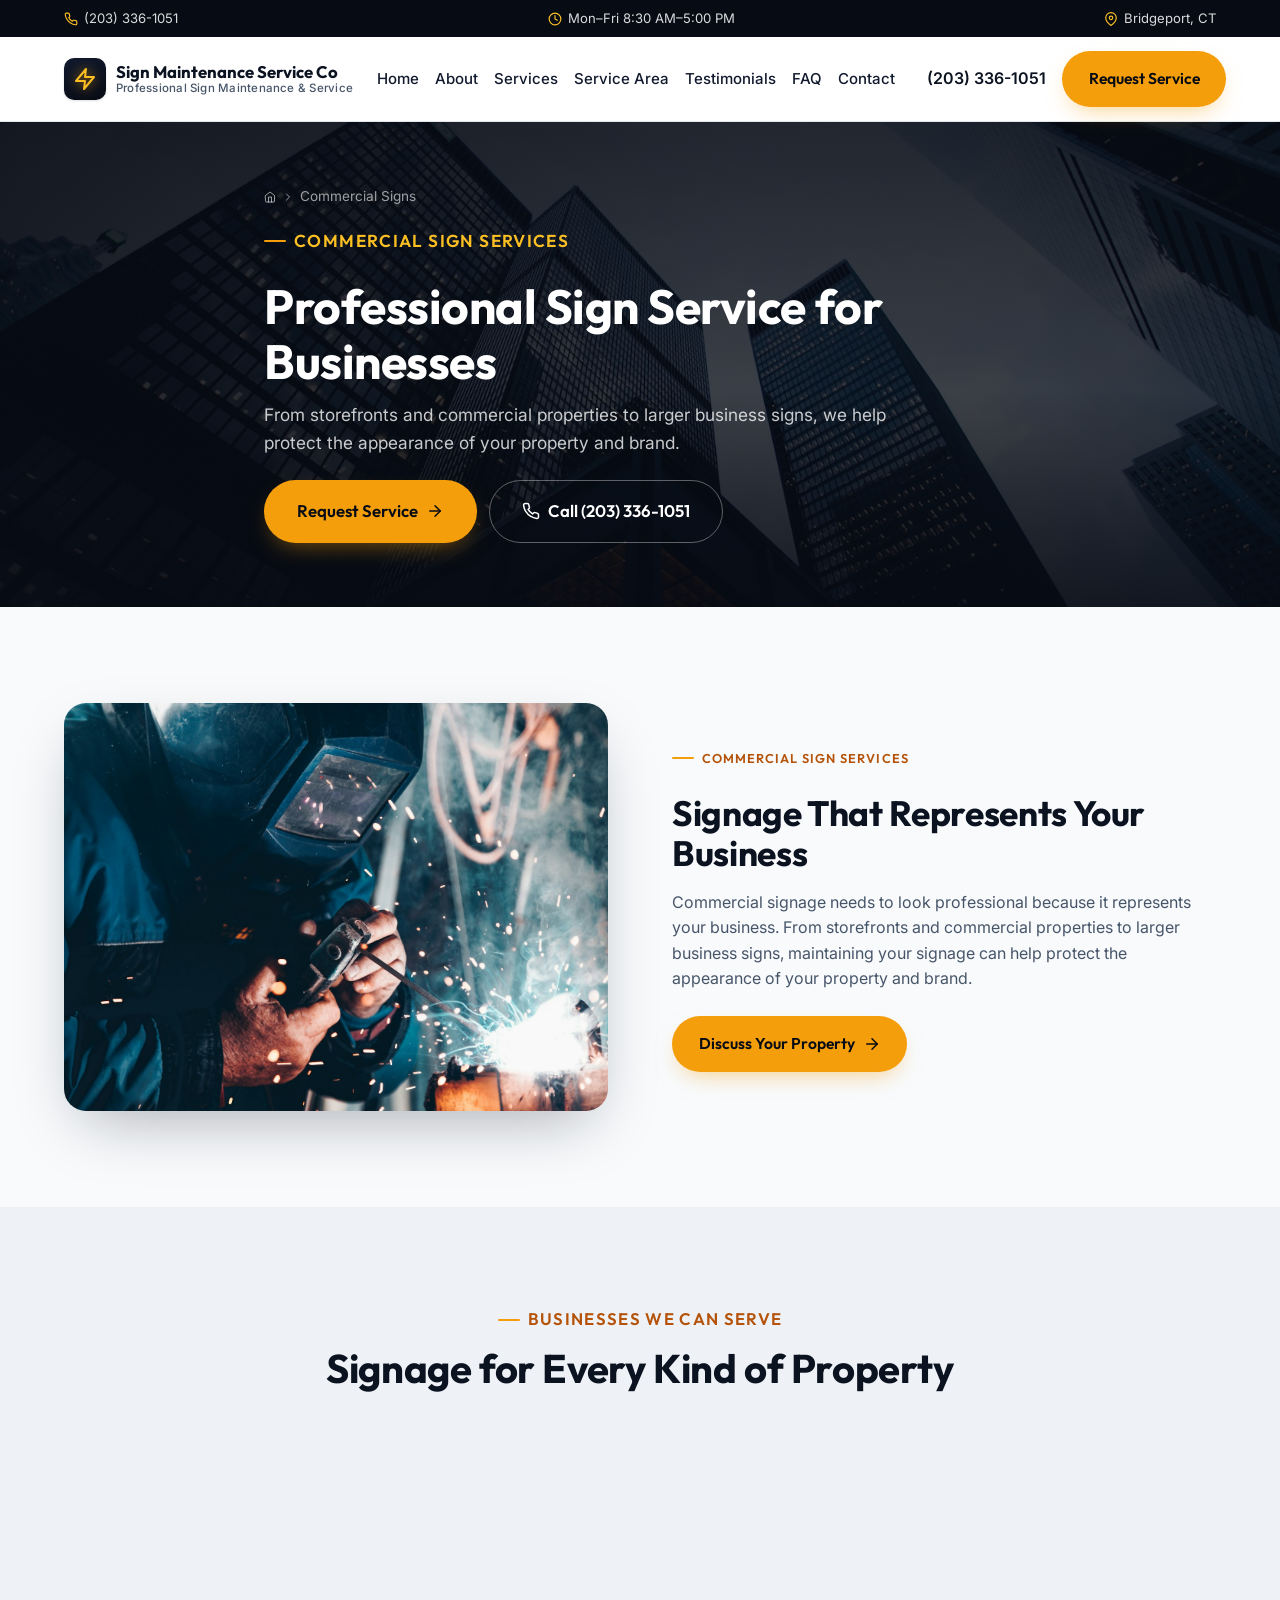
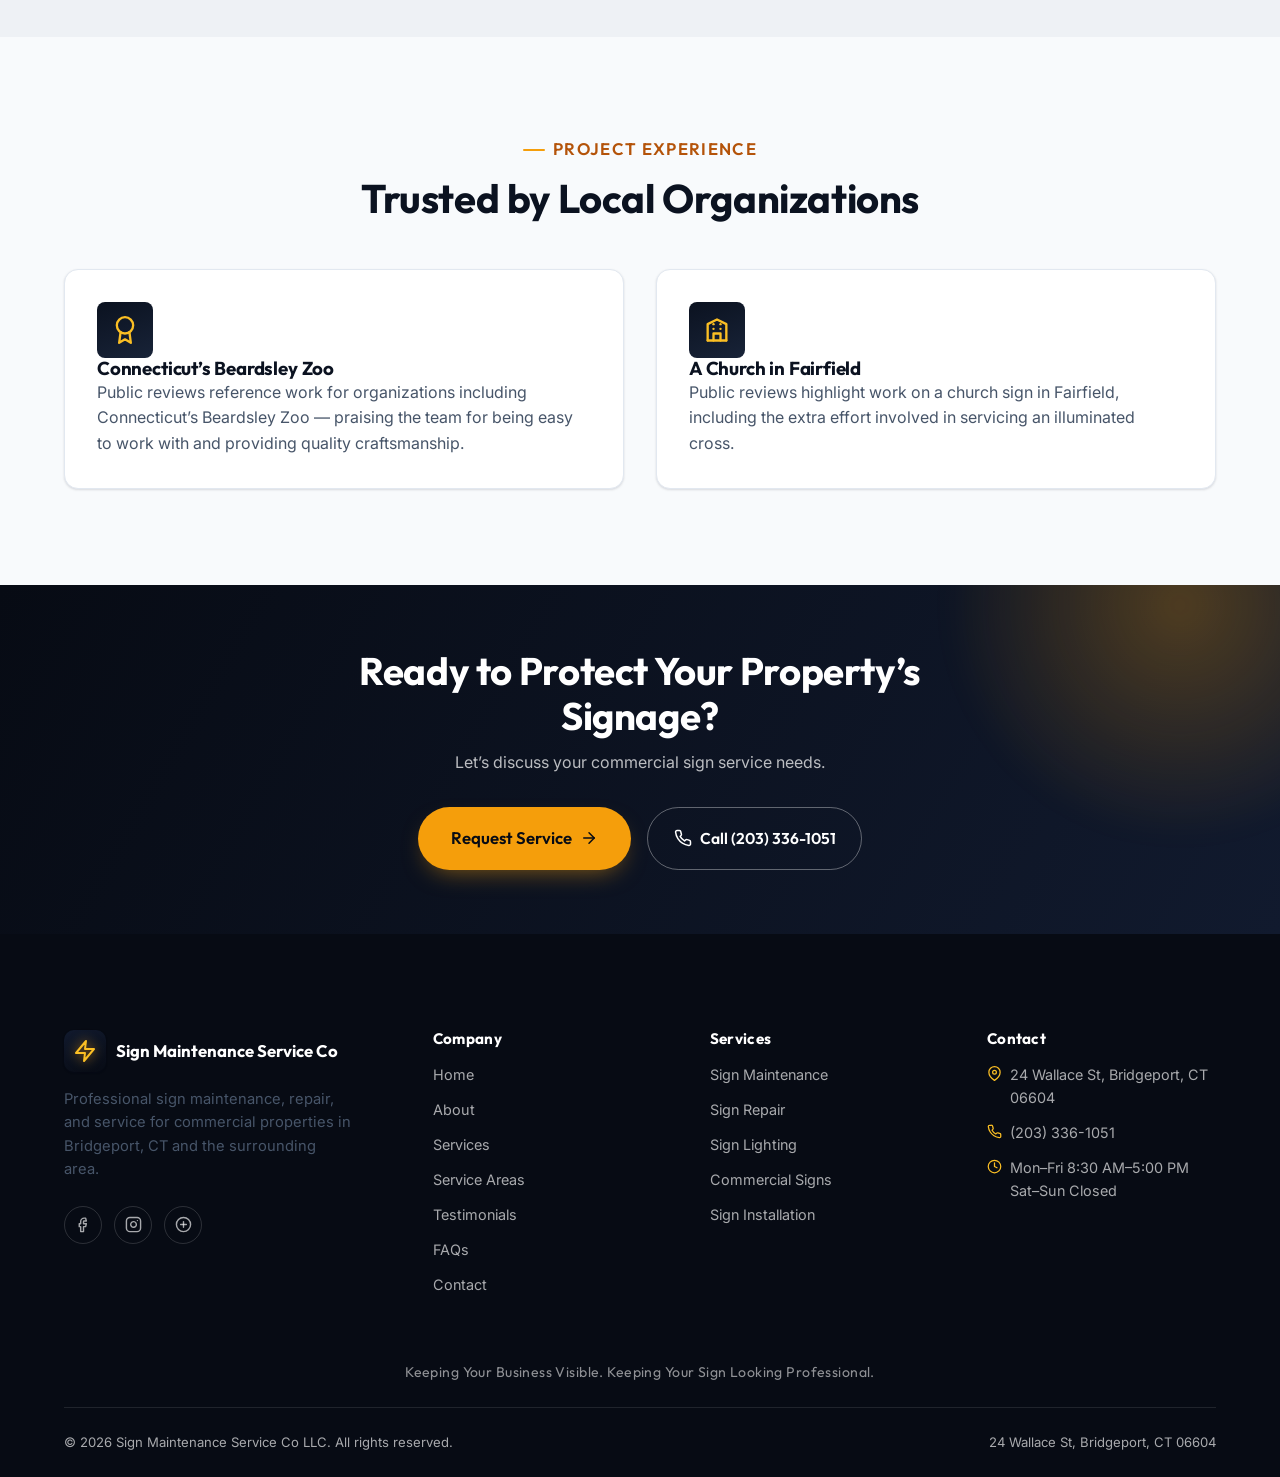
<file: commercial-signs.html>
<!DOCTYPE html>
<html lang="en">
<head>
<meta charset="UTF-8" />
  <meta name="viewport" content="width=device-width, initial-scale=1.0" />
  <title>Commercial Sign Services Bridgeport CT | Business Sign Maintenance</title>
  <meta name="description" content="Commercial sign services for retail, restaurants, offices, churches, schools, and other properties throughout Bridgeport, CT." />
  <link rel="canonical" href="https://signmaintenanceservice.com/commercial-signs.html" />
  <meta property="og:type" content="website" />
  <meta property="og:title" content="Commercial Sign Services Bridgeport CT | Business Sign Maintenance" />
  <meta property="og:description" content="Commercial sign services for retail, restaurants, offices, churches, schools, and other properties throughout Bridgeport, CT." />
  <meta property="og:image" content="images/skyline-urban.jpg" />
  <meta name="theme-color" content="#0b1220" />
  <link rel="icon" href="data:image/svg+xml,%3Csvg xmlns='http://www.w3.org/2000/svg' viewBox='0 0 24 24'%3E%3Crect width='24' height='24' rx='6' fill='%230b1220'/%3E%3Cpath d='M8 15l3-8 3 8M9 12.5h4' stroke='%23f59e0b' stroke-width='1.8' fill='none' stroke-linecap='round' stroke-linejoin='round'/%3E%3C/svg%3E" />
  <link rel="preconnect" href="https://fonts.googleapis.com" />
  <link rel="preconnect" href="https://fonts.gstatic.com" crossorigin />
  <link href="https://fonts.googleapis.com/css2?family=Outfit:wght@400;500;600;700;800&family=Inter:wght@400;500;600;700&display=swap" rel="stylesheet" />
  <link rel="stylesheet" href="css/style.css" />
  <noscript><style>.reveal,.reveal-item{opacity:1!important;transform:none!important;}</style></noscript>
</head>
<body>
  <a class="skip-link" href="#main">Skip to content</a>

  <div class="top-strip">
    <div class="container">
      <a class="top-strip__item" href="tel:+12033361051">
        <svg viewBox="0 0 24 24" fill="none" stroke="currentColor" stroke-width="2" stroke-linecap="round" stroke-linejoin="round" aria-hidden="true"><path d="M22 16.92v3a2 2 0 0 1-2.18 2 19.79 19.79 0 0 1-8.63-3.07 19.5 19.5 0 0 1-6-6 19.79 19.79 0 0 1-3.07-8.67A2 2 0 0 1 4.11 2h3a2 2 0 0 1 2 1.72c.127.96.361 1.903.7 2.81a2 2 0 0 1-.45 2.11L8.09 9.91a16 16 0 0 0 6 6l1.27-1.27a2 2 0 0 1 2.11-.45c.907.339 1.85.573 2.81.7A2 2 0 0 1 22 16.92z"/></svg>
        <span>(203) 336-1051</span>
      </a>
      <span class="top-strip__item top-strip__hours">
        <svg viewBox="0 0 24 24" fill="none" stroke="currentColor" stroke-width="2" stroke-linecap="round" stroke-linejoin="round" aria-hidden="true"><circle cx="12" cy="12" r="10"/><polyline points="12 6 12 12 16 14"/></svg>
        <span>Mon&ndash;Fri 8:30 AM&ndash;5:00 PM</span>
      </span>
      <a class="top-strip__item" href="contact.html">
        <svg viewBox="0 0 24 24" fill="none" stroke="currentColor" stroke-width="2" stroke-linecap="round" stroke-linejoin="round" aria-hidden="true"><path d="M21 10c0 7-9 13-9 13s-9-6-9-13a9 9 0 0 1 18 0z"/><circle cx="12" cy="10" r="3"/></svg>
        <span>Bridgeport, CT</span>
      </a>
    </div>
  </div>

  <header class="site-header">
    <div class="container">
      <a class="brand" href="index.html">
        <span class="brand__mark"><svg viewBox="0 0 24 24" fill="none" stroke="currentColor" stroke-width="2" stroke-linecap="round" stroke-linejoin="round" aria-hidden="true"><polygon points="13 2 3 14 12 14 11 22 21 10 12 10 13 2"/></svg></span>
        <span class="brand__text">
          Sign Maintenance Service Co
          <small>Professional Sign Maintenance &amp; Service</small>
        </span>
      </a>

      <nav class="nav-desktop" aria-label="Primary">
        <ul>
            <li><a href="index.html">Home</a></li>
            <li><a href="about.html">About</a></li>
            <li><a href="services.html">Services</a></li>
            <li><a href="service-area.html">Service Area</a></li>
            <li><a href="testimonials.html">Testimonials</a></li>
            <li><a href="faq.html">FAQ</a></li>
            <li><a href="contact.html">Contact</a></li>
        </ul>
      </nav>

      <div class="header-actions">
        <a class="header-call" href="tel:+12033361051">
          <svg viewBox="0 0 24 24" fill="none" stroke="currentColor" stroke-width="2" stroke-linecap="round" stroke-linejoin="round" aria-hidden="true"><path d="M22 16.92v3a2 2 0 0 1-2.18 2 19.79 19.79 0 0 1-8.63-3.07 19.5 19.5 0 0 1-6-6 19.79 19.79 0 0 1-3.07-8.67A2 2 0 0 1 4.11 2h3a2 2 0 0 1 2 1.72c.127.96.361 1.903.7 2.81a2 2 0 0 1-.45 2.11L8.09 9.91a16 16 0 0 0 6 6l1.27-1.27a2 2 0 0 1 2.11-.45c.907.339 1.85.573 2.81.7A2 2 0 0 1 22 16.92z"/></svg>
          <span>(203) 336-1051</span>
        </a>
        <a class="btn btn-primary" href="contact.html">Request Service</a>
        <button class="nav-toggle" aria-label="Open menu" aria-expanded="false" aria-controls="mobile-nav">
          <svg class="icon-open" viewBox="0 0 24 24" fill="none" stroke="currentColor" stroke-width="2" stroke-linecap="round" stroke-linejoin="round" aria-hidden="true"><line x1="3" y1="12" x2="21" y2="12"/><line x1="3" y1="6" x2="21" y2="6"/><line x1="3" y1="18" x2="21" y2="18"/></svg>
          <svg class="icon-close" viewBox="0 0 24 24" fill="none" stroke="currentColor" stroke-width="2" stroke-linecap="round" stroke-linejoin="round" aria-hidden="true"><line x1="18" y1="6" x2="6" y2="18"/><line x1="6" y1="6" x2="18" y2="18"/></svg>
        </button>
      </div>
    </div>
  </header>

  <nav class="mobile-nav" id="mobile-nav" aria-label="Mobile">
    <ul>
            <li><a href="index.html">Home</a></li>
            <li><a href="about.html">About</a></li>
            <li><a href="services.html">Services</a></li>
            <li><a href="service-area.html">Service Area</a></li>
            <li><a href="testimonials.html">Testimonials</a></li>
            <li><a href="faq.html">FAQ</a></li>
            <li><a href="contact.html">Contact</a></li>
    </ul>
    <div class="mobile-nav__cta">
      <a class="btn btn-primary btn-block" href="contact.html">Request Service</a>
      <a class="btn btn-outline btn-block" href="tel:+12033361051"><svg viewBox="0 0 24 24" fill="none" stroke="currentColor" stroke-width="2" stroke-linecap="round" stroke-linejoin="round" aria-hidden="true"><path d="M22 16.92v3a2 2 0 0 1-2.18 2 19.79 19.79 0 0 1-8.63-3.07 19.5 19.5 0 0 1-6-6 19.79 19.79 0 0 1-3.07-8.67A2 2 0 0 1 4.11 2h3a2 2 0 0 1 2 1.72c.127.96.361 1.903.7 2.81a2 2 0 0 1-.45 2.11L8.09 9.91a16 16 0 0 0 6 6l1.27-1.27a2 2 0 0 1 2.11-.45c.907.339 1.85.573 2.81.7A2 2 0 0 1 22 16.92z"/></svg> Call (203) 336-1051</a>
    </div>
  </nav>

  <main id="main">
    <section class="page-banner">
      <div class="page-banner__bg" style="background-image:url('images/skyline-urban.jpg')"></div>
      <div class="container">
        <div class="breadcrumb">
          <a href="index.html"><svg viewBox="0 0 24 24" fill="none" stroke="currentColor" stroke-width="2" stroke-linecap="round" stroke-linejoin="round" aria-hidden="true"><path d="M3 9l9-7 9 7v11a2 2 0 0 1-2 2H5a2 2 0 0 1-2-2z"/><polyline points="9 22 9 12 15 12 15 22"/></svg></a>
          <svg viewBox="0 0 24 24" fill="none" stroke="currentColor" stroke-width="2" stroke-linecap="round" stroke-linejoin="round" aria-hidden="true"><polyline points="9 18 15 12 9 6"/></svg>
          <span>Commercial Signs</span>
        </div>
        <p class="eyebrow">Commercial Sign Services</p>
        <h1>Professional Sign Service for Businesses</h1>
        <p>From storefronts and commercial properties to larger business signs, we help protect the appearance of your property and brand.</p>
        <div class="btn-row"><a class="btn btn-primary btn-lg" href="contact.html">Request Service <svg viewBox="0 0 24 24" fill="none" stroke="currentColor" stroke-width="2" stroke-linecap="round" stroke-linejoin="round" aria-hidden="true"><line x1="5" y1="12" x2="19" y2="12"/><polyline points="12 5 19 12 12 19"/></svg></a><a class="btn btn-outline btn-lg" href="tel:+12033361051"><svg viewBox="0 0 24 24" fill="none" stroke="currentColor" stroke-width="2" stroke-linecap="round" stroke-linejoin="round" aria-hidden="true"><path d="M22 16.92v3a2 2 0 0 1-2.18 2 19.79 19.79 0 0 1-8.63-3.07 19.5 19.5 0 0 1-6-6 19.79 19.79 0 0 1-3.07-8.67A2 2 0 0 1 4.11 2h3a2 2 0 0 1 2 1.72c.127.96.361 1.903.7 2.81a2 2 0 0 1-.45 2.11L8.09 9.91a16 16 0 0 0 6 6l1.27-1.27a2 2 0 0 1 2.11-.45c.907.339 1.85.573 2.81.7A2 2 0 0 1 22 16.92z"/></svg> Call (203) 336-1051</a></div>
      </div>
    </section>


    <section class="section">
      <div class="container">
        <div class="split reveal">
          <div class="split__media">
            <img src="images/fabrication-welding.jpg" alt="Sign fabrication and metalwork for commercial signage" loading="lazy" width="900" height="675" />
          </div>
          <div class="split__body">
            <p class="eyebrow">Commercial Sign Services</p>
            <h2>Signage That Represents Your Business</h2>
            <p>Commercial signage needs to look professional because it represents your business. From storefronts and commercial properties to larger business signs, maintaining your signage can help protect the appearance of your property and brand.</p>
            <a class="btn btn-primary" href="contact.html">Discuss Your Property <svg viewBox="0 0 24 24" fill="none" stroke="currentColor" stroke-width="2" stroke-linecap="round" stroke-linejoin="round" aria-hidden="true"><line x1="5" y1="12" x2="19" y2="12"/><polyline points="12 5 19 12 12 19"/></svg></a>
          </div>
        </div>
      </div>
    </section>

    <section class="section section-muted">
      <div class="container">
        <div class="section-head center reveal">
          <p class="eyebrow" style="justify-content:center;">Businesses We Can Serve</p>
          <h2>Signage for Every Kind of Property</h2>
        </div>
        <div class="area-chip-row" style="justify-content:center;">
                    <span class="area-chip reveal-item"><svg viewBox="0 0 24 24" fill="none" stroke="currentColor" stroke-width="2" stroke-linecap="round" stroke-linejoin="round" aria-hidden="true"><polyline points="20 6 9 17 4 12"/></svg><span>Retail stores</span></span>
          <span class="area-chip reveal-item"><svg viewBox="0 0 24 24" fill="none" stroke="currentColor" stroke-width="2" stroke-linecap="round" stroke-linejoin="round" aria-hidden="true"><polyline points="20 6 9 17 4 12"/></svg><span>Restaurants</span></span>
          <span class="area-chip reveal-item"><svg viewBox="0 0 24 24" fill="none" stroke="currentColor" stroke-width="2" stroke-linecap="round" stroke-linejoin="round" aria-hidden="true"><polyline points="20 6 9 17 4 12"/></svg><span>Office buildings</span></span>
          <span class="area-chip reveal-item"><svg viewBox="0 0 24 24" fill="none" stroke="currentColor" stroke-width="2" stroke-linecap="round" stroke-linejoin="round" aria-hidden="true"><polyline points="20 6 9 17 4 12"/></svg><span>Professional businesses</span></span>
          <span class="area-chip reveal-item"><svg viewBox="0 0 24 24" fill="none" stroke="currentColor" stroke-width="2" stroke-linecap="round" stroke-linejoin="round" aria-hidden="true"><polyline points="20 6 9 17 4 12"/></svg><span>Churches</span></span>
          <span class="area-chip reveal-item"><svg viewBox="0 0 24 24" fill="none" stroke="currentColor" stroke-width="2" stroke-linecap="round" stroke-linejoin="round" aria-hidden="true"><polyline points="20 6 9 17 4 12"/></svg><span>Schools</span></span>
          <span class="area-chip reveal-item"><svg viewBox="0 0 24 24" fill="none" stroke="currentColor" stroke-width="2" stroke-linecap="round" stroke-linejoin="round" aria-hidden="true"><polyline points="20 6 9 17 4 12"/></svg><span>Commercial properties</span></span>
          <span class="area-chip reveal-item"><svg viewBox="0 0 24 24" fill="none" stroke="currentColor" stroke-width="2" stroke-linecap="round" stroke-linejoin="round" aria-hidden="true"><polyline points="20 6 9 17 4 12"/></svg><span>Community organizations</span></span>
          <span class="area-chip reveal-item"><svg viewBox="0 0 24 24" fill="none" stroke="currentColor" stroke-width="2" stroke-linecap="round" stroke-linejoin="round" aria-hidden="true"><polyline points="20 6 9 17 4 12"/></svg><span>Industrial businesses</span></span>
          <span class="area-chip reveal-item"><svg viewBox="0 0 24 24" fill="none" stroke="currentColor" stroke-width="2" stroke-linecap="round" stroke-linejoin="round" aria-hidden="true"><polyline points="20 6 9 17 4 12"/></svg><span>Other local businesses</span></span>
        </div>
      </div>
    </section>

    <section class="section">
      <div class="container">
        <div class="section-head center reveal">
          <p class="eyebrow" style="justify-content:center;">Project Experience</p>
          <h2>Trusted by Local Organizations</h2>
        </div>
        <div class="grid grid-2 reveal-stagger">
          <div class="card reveal-item">
            <span class="service-card__icon"><svg viewBox="0 0 24 24" fill="none" stroke="currentColor" stroke-width="2" stroke-linecap="round" stroke-linejoin="round" aria-hidden="true"><circle cx="12" cy="8" r="7"/><polyline points="8.21 13.89 7 23 12 20 17 23 15.79 13.88"/></svg></span>
            <h3>Connecticut&rsquo;s Beardsley Zoo</h3>
            <p>Public reviews reference work for organizations including Connecticut&rsquo;s Beardsley Zoo &mdash; praising the team for being easy to work with and providing quality craftsmanship.</p>
          </div>
          <div class="card reveal-item">
            <span class="service-card__icon"><svg viewBox="0 0 24 24" fill="none" stroke="currentColor" stroke-width="2" stroke-linecap="round" stroke-linejoin="round" aria-hidden="true"><path d="M4 21V7l8-4 8 4v14"/><path d="M4 21h16"/><path d="M9 21v-6h6v6"/><path d="M9 11h.01"/><path d="M15 11h.01"/><path d="M9 7h.01"/><path d="M15 7h.01"/></svg></span>
            <h3>A Church in Fairfield</h3>
            <p>Public reviews highlight work on a church sign in Fairfield, including the extra effort involved in servicing an illuminated cross.</p>
          </div>
        </div>
      </div>
    </section>

    <section class="cta-band">
      <div class="container reveal">
        <h2>Ready to Protect Your Property&rsquo;s Signage?</h2>
        <p>Let&rsquo;s discuss your commercial sign service needs.</p>
        <div class="btn-row">
          <a class="btn btn-primary btn-lg" href="contact.html">Request Service <svg viewBox="0 0 24 24" fill="none" stroke="currentColor" stroke-width="2" stroke-linecap="round" stroke-linejoin="round" aria-hidden="true"><line x1="5" y1="12" x2="19" y2="12"/><polyline points="12 5 19 12 12 19"/></svg></a>
          <a class="btn btn-outline" href="tel:+12033361051"><svg viewBox="0 0 24 24" fill="none" stroke="currentColor" stroke-width="2" stroke-linecap="round" stroke-linejoin="round" aria-hidden="true"><path d="M22 16.92v3a2 2 0 0 1-2.18 2 19.79 19.79 0 0 1-8.63-3.07 19.5 19.5 0 0 1-6-6 19.79 19.79 0 0 1-3.07-8.67A2 2 0 0 1 4.11 2h3a2 2 0 0 1 2 1.72c.127.96.361 1.903.7 2.81a2 2 0 0 1-.45 2.11L8.09 9.91a16 16 0 0 0 6 6l1.27-1.27a2 2 0 0 1 2.11-.45c.907.339 1.85.573 2.81.7A2 2 0 0 1 22 16.92z"/></svg> Call (203) 336-1051</a>
        </div>
      </div>
    </section>


  </main>
  <footer class="site-footer">
    <div class="container">
      <div class="footer-grid">
        <div class="footer-brand">
          <a class="brand" href="index.html">
            <span class="brand__mark"><svg viewBox="0 0 24 24" fill="none" stroke="currentColor" stroke-width="2" stroke-linecap="round" stroke-linejoin="round" aria-hidden="true"><polygon points="13 2 3 14 12 14 11 22 21 10 12 10 13 2"/></svg></span>
            <span class="brand__text">Sign Maintenance Service Co</span>
          </a>
          <p>Professional sign maintenance, repair, and service for commercial properties in Bridgeport, CT and the surrounding area.</p>
          <div class="footer-social">
            <a href="#" aria-label="Facebook"><svg viewBox="0 0 24 24" fill="none" stroke="currentColor" stroke-width="2" stroke-linecap="round" stroke-linejoin="round" aria-hidden="true"><path d="M15 3h-2a5 5 0 0 0-5 5v3H6v4h2v7h4v-7h3l1-4h-4V8a1 1 0 0 1 1-1h3z"/></svg></a>
            <a href="#" aria-label="Instagram"><svg viewBox="0 0 24 24" fill="none" stroke="currentColor" stroke-width="2" stroke-linecap="round" stroke-linejoin="round" aria-hidden="true"><rect x="2" y="2" width="20" height="20" rx="5"/><path d="M16 11.37A4 4 0 1 1 12.63 8 4 4 0 0 1 16 11.37z"/><line x1="17.5" y1="6.5" x2="17.51" y2="6.5"/></svg></a>
            <a href="#" aria-label="Google Reviews"><svg viewBox="0 0 24 24" fill="none" stroke="currentColor" stroke-width="2" stroke-linecap="round" stroke-linejoin="round" aria-hidden="true"><circle cx="12" cy="12" r="10"/><path d="M8 12h8"/><path d="M12 8v8"/></svg></a>
          </div>
        </div>
        <div class="footer-col">
          <h4>Company</h4>
          <ul>
          <li><a href="index.html">Home</a></li>
          <li><a href="about.html">About</a></li>
          <li><a href="services.html">Services</a></li>
          <li><a href="service-area.html">Service Areas</a></li>
          <li><a href="testimonials.html">Testimonials</a></li>
          <li><a href="faq.html">FAQs</a></li>
          <li><a href="contact.html">Contact</a></li>
          </ul>
        </div>
        <div class="footer-col">
          <h4>Services</h4>
          <ul>
          <li><a href="sign-maintenance.html">Sign Maintenance</a></li>
          <li><a href="sign-repair.html">Sign Repair</a></li>
          <li><a href="sign-lighting.html">Sign Lighting</a></li>
          <li><a href="commercial-signs.html">Commercial Signs</a></li>
          <li><a href="sign-installation.html">Sign Installation</a></li>
          </ul>
        </div>
        <div class="footer-col">
          <h4>Contact</h4>
          <ul>
            <li><svg viewBox="0 0 24 24" fill="none" stroke="currentColor" stroke-width="2" stroke-linecap="round" stroke-linejoin="round" aria-hidden="true"><path d="M21 10c0 7-9 13-9 13s-9-6-9-13a9 9 0 0 1 18 0z"/><circle cx="12" cy="10" r="3"/></svg><span>24 Wallace St, Bridgeport, CT 06604</span></li>
            <li><svg viewBox="0 0 24 24" fill="none" stroke="currentColor" stroke-width="2" stroke-linecap="round" stroke-linejoin="round" aria-hidden="true"><path d="M22 16.92v3a2 2 0 0 1-2.18 2 19.79 19.79 0 0 1-8.63-3.07 19.5 19.5 0 0 1-6-6 19.79 19.79 0 0 1-3.07-8.67A2 2 0 0 1 4.11 2h3a2 2 0 0 1 2 1.72c.127.96.361 1.903.7 2.81a2 2 0 0 1-.45 2.11L8.09 9.91a16 16 0 0 0 6 6l1.27-1.27a2 2 0 0 1 2.11-.45c.907.339 1.85.573 2.81.7A2 2 0 0 1 22 16.92z"/></svg><a href="tel:+12033361051">(203) 336-1051</a></li>
            <li><svg viewBox="0 0 24 24" fill="none" stroke="currentColor" stroke-width="2" stroke-linecap="round" stroke-linejoin="round" aria-hidden="true"><circle cx="12" cy="12" r="10"/><polyline points="12 6 12 12 16 14"/></svg><span>Mon&ndash;Fri 8:30 AM&ndash;5:00 PM<br/>Sat&ndash;Sun Closed</span></li>
          </ul>
        </div>
      </div>
    </div>
    <p class="footer-tagline">Keeping Your Business Visible. Keeping Your Sign Looking Professional.</p>
    <div class="container">
      <div class="footer-bottom">
        <span>&copy; <span id="year"></span> Sign Maintenance Service Co LLC. All rights reserved.</span>
        <span>24 Wallace St, Bridgeport, CT 06604</span>
      </div>
    </div>
  </footer>

  <div class="mobile-call-bar">
    <a href="contact.html"><svg viewBox="0 0 24 24" fill="none" stroke="currentColor" stroke-width="2" stroke-linecap="round" stroke-linejoin="round" aria-hidden="true"><path d="M4 4h16c1.1 0 2 .9 2 2v12c0 1.1-.9 2-2 2H4c-1.1 0-2-.9-2-2V6c0-1.1.9-2 2-2z"/><polyline points="22 6 12 13 2 6"/></svg> Request Service</a>
    <a class="primary" href="tel:+12033361051"><svg viewBox="0 0 24 24" fill="none" stroke="currentColor" stroke-width="2" stroke-linecap="round" stroke-linejoin="round" aria-hidden="true"><path d="M22 16.92v3a2 2 0 0 1-2.18 2 19.79 19.79 0 0 1-8.63-3.07 19.5 19.5 0 0 1-6-6 19.79 19.79 0 0 1-3.07-8.67A2 2 0 0 1 4.11 2h3a2 2 0 0 1 2 1.72c.127.96.361 1.903.7 2.81a2 2 0 0 1-.45 2.11L8.09 9.91a16 16 0 0 0 6 6l1.27-1.27a2 2 0 0 1 2.11-.45c.907.339 1.85.573 2.81.7A2 2 0 0 1 22 16.92z"/></svg> Call Now</a>
  </div>

  <button class="back-to-top" aria-label="Back to top"><svg viewBox="0 0 24 24" fill="none" stroke="currentColor" stroke-width="2" stroke-linecap="round" stroke-linejoin="round" aria-hidden="true"><line x1="12" y1="19" x2="12" y2="5"/><polyline points="5 12 12 5 19 12"/></svg></button>

  <script>document.getElementById('year').textContent = new Date().getFullYear();</script>
  <script src="js/main.js"></script>

</body>
</html>
</file>
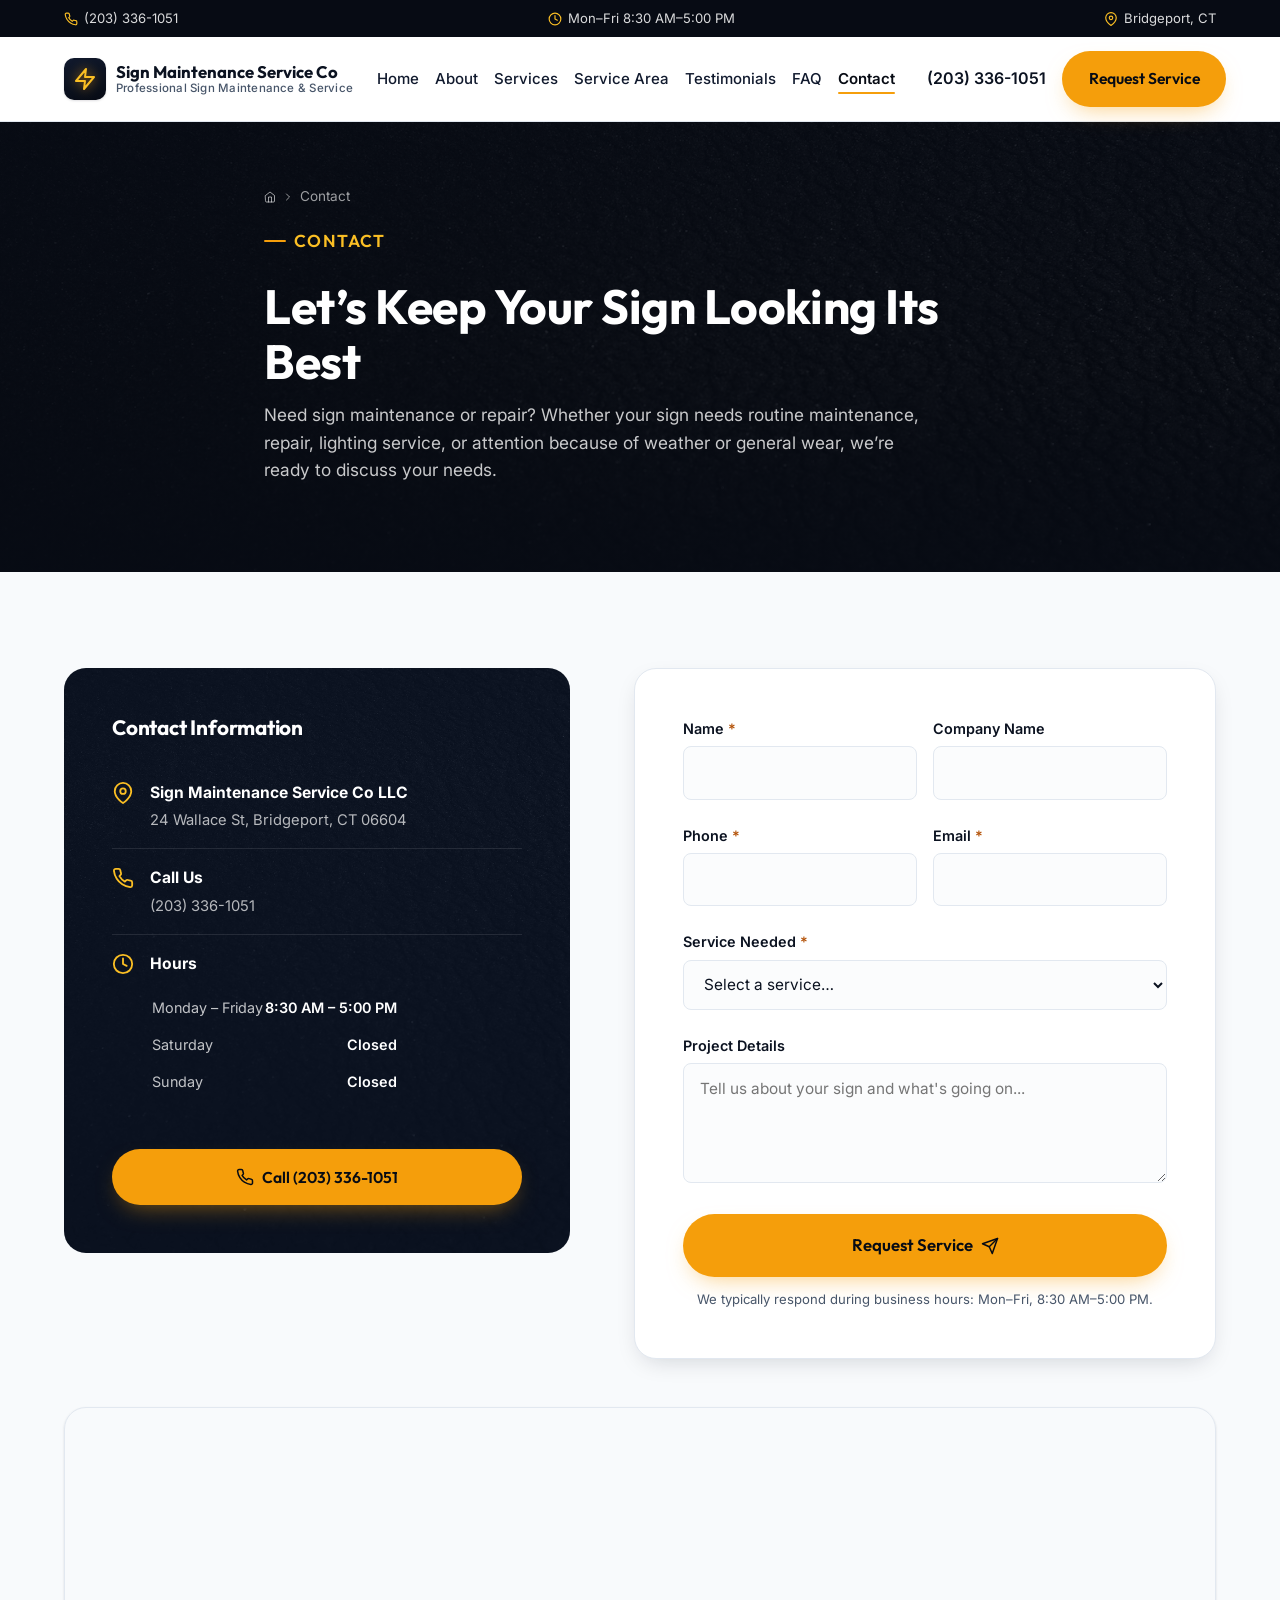
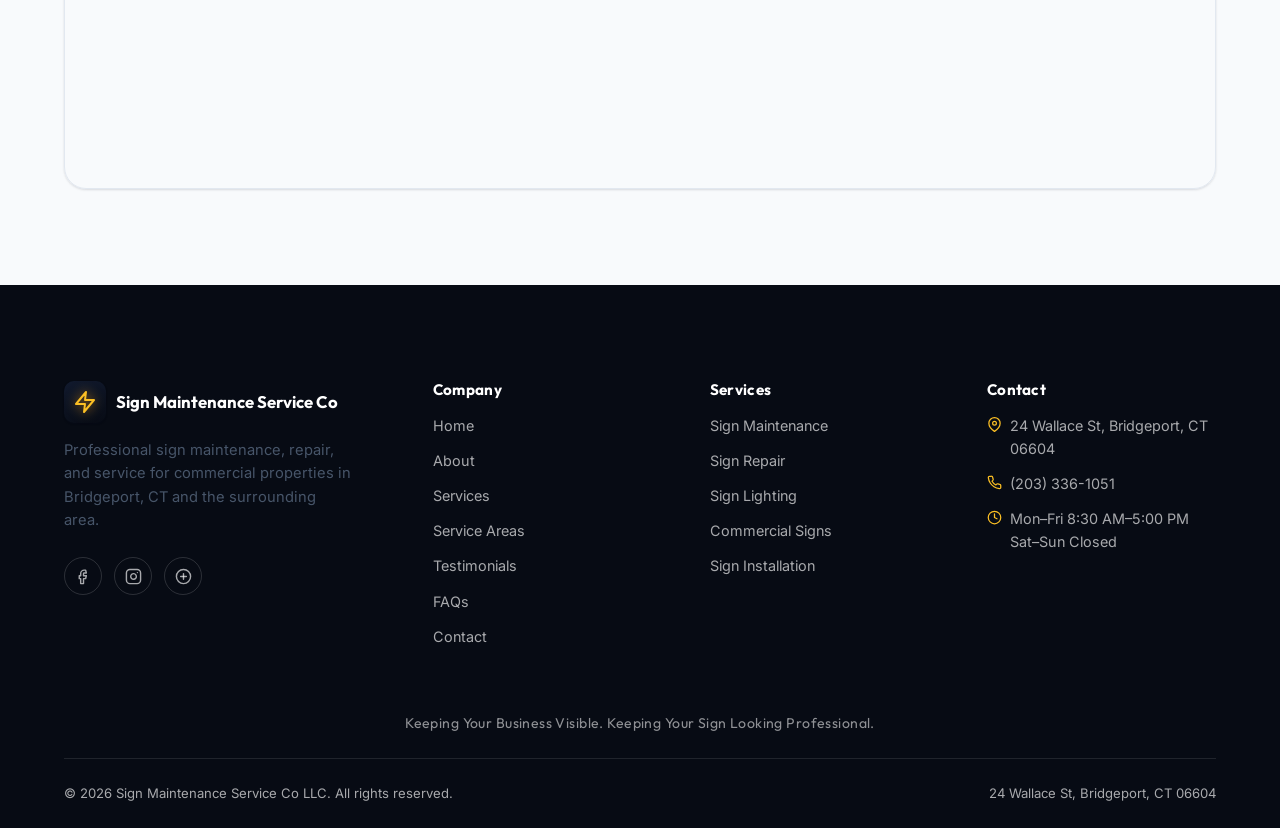
<file: contact.html>
<!DOCTYPE html>
<html lang="en">
<head>
<meta charset="UTF-8" />
  <meta name="viewport" content="width=device-width, initial-scale=1.0" />
  <title>Contact Us | Sign Maintenance Service Co LLC | Bridgeport CT</title>
  <meta name="description" content="Contact Sign Maintenance Service Co LLC in Bridgeport, CT for sign maintenance, repair, lighting service, or installation. Call (203) 336-1051." />
  <link rel="canonical" href="https://signmaintenanceservice.com/contact.html" />
  <meta property="og:type" content="website" />
  <meta property="og:title" content="Contact Us | Sign Maintenance Service Co LLC | Bridgeport CT" />
  <meta property="og:description" content="Contact Sign Maintenance Service Co LLC in Bridgeport, CT for sign maintenance, repair, lighting service, or installation. Call (203) 336-1051." />
  <meta property="og:image" content="images/dark-texture.jpg" />
  <meta name="theme-color" content="#0b1220" />
  <link rel="icon" href="data:image/svg+xml,%3Csvg xmlns='http://www.w3.org/2000/svg' viewBox='0 0 24 24'%3E%3Crect width='24' height='24' rx='6' fill='%230b1220'/%3E%3Cpath d='M8 15l3-8 3 8M9 12.5h4' stroke='%23f59e0b' stroke-width='1.8' fill='none' stroke-linecap='round' stroke-linejoin='round'/%3E%3C/svg%3E" />
  <link rel="preconnect" href="https://fonts.googleapis.com" />
  <link rel="preconnect" href="https://fonts.gstatic.com" crossorigin />
  <link href="https://fonts.googleapis.com/css2?family=Outfit:wght@400;500;600;700;800&family=Inter:wght@400;500;600;700&display=swap" rel="stylesheet" />
  <link rel="stylesheet" href="css/style.css" />
  <noscript><style>.reveal,.reveal-item{opacity:1!important;transform:none!important;}</style></noscript>
</head>
<body>
  <a class="skip-link" href="#main">Skip to content</a>

  <div class="top-strip">
    <div class="container">
      <a class="top-strip__item" href="tel:+12033361051">
        <svg viewBox="0 0 24 24" fill="none" stroke="currentColor" stroke-width="2" stroke-linecap="round" stroke-linejoin="round" aria-hidden="true"><path d="M22 16.92v3a2 2 0 0 1-2.18 2 19.79 19.79 0 0 1-8.63-3.07 19.5 19.5 0 0 1-6-6 19.79 19.79 0 0 1-3.07-8.67A2 2 0 0 1 4.11 2h3a2 2 0 0 1 2 1.72c.127.96.361 1.903.7 2.81a2 2 0 0 1-.45 2.11L8.09 9.91a16 16 0 0 0 6 6l1.27-1.27a2 2 0 0 1 2.11-.45c.907.339 1.85.573 2.81.7A2 2 0 0 1 22 16.92z"/></svg>
        <span>(203) 336-1051</span>
      </a>
      <span class="top-strip__item top-strip__hours">
        <svg viewBox="0 0 24 24" fill="none" stroke="currentColor" stroke-width="2" stroke-linecap="round" stroke-linejoin="round" aria-hidden="true"><circle cx="12" cy="12" r="10"/><polyline points="12 6 12 12 16 14"/></svg>
        <span>Mon&ndash;Fri 8:30 AM&ndash;5:00 PM</span>
      </span>
      <a class="top-strip__item" href="contact.html">
        <svg viewBox="0 0 24 24" fill="none" stroke="currentColor" stroke-width="2" stroke-linecap="round" stroke-linejoin="round" aria-hidden="true"><path d="M21 10c0 7-9 13-9 13s-9-6-9-13a9 9 0 0 1 18 0z"/><circle cx="12" cy="10" r="3"/></svg>
        <span>Bridgeport, CT</span>
      </a>
    </div>
  </div>

  <header class="site-header">
    <div class="container">
      <a class="brand" href="index.html">
        <span class="brand__mark"><svg viewBox="0 0 24 24" fill="none" stroke="currentColor" stroke-width="2" stroke-linecap="round" stroke-linejoin="round" aria-hidden="true"><polygon points="13 2 3 14 12 14 11 22 21 10 12 10 13 2"/></svg></span>
        <span class="brand__text">
          Sign Maintenance Service Co
          <small>Professional Sign Maintenance &amp; Service</small>
        </span>
      </a>

      <nav class="nav-desktop" aria-label="Primary">
        <ul>
            <li><a href="index.html">Home</a></li>
            <li><a href="about.html">About</a></li>
            <li><a href="services.html">Services</a></li>
            <li><a href="service-area.html">Service Area</a></li>
            <li><a href="testimonials.html">Testimonials</a></li>
            <li><a href="faq.html">FAQ</a></li>
            <li><a href="contact.html" aria-current="page">Contact</a></li>
        </ul>
      </nav>

      <div class="header-actions">
        <a class="header-call" href="tel:+12033361051">
          <svg viewBox="0 0 24 24" fill="none" stroke="currentColor" stroke-width="2" stroke-linecap="round" stroke-linejoin="round" aria-hidden="true"><path d="M22 16.92v3a2 2 0 0 1-2.18 2 19.79 19.79 0 0 1-8.63-3.07 19.5 19.5 0 0 1-6-6 19.79 19.79 0 0 1-3.07-8.67A2 2 0 0 1 4.11 2h3a2 2 0 0 1 2 1.72c.127.96.361 1.903.7 2.81a2 2 0 0 1-.45 2.11L8.09 9.91a16 16 0 0 0 6 6l1.27-1.27a2 2 0 0 1 2.11-.45c.907.339 1.85.573 2.81.7A2 2 0 0 1 22 16.92z"/></svg>
          <span>(203) 336-1051</span>
        </a>
        <a class="btn btn-primary" href="contact.html">Request Service</a>
        <button class="nav-toggle" aria-label="Open menu" aria-expanded="false" aria-controls="mobile-nav">
          <svg class="icon-open" viewBox="0 0 24 24" fill="none" stroke="currentColor" stroke-width="2" stroke-linecap="round" stroke-linejoin="round" aria-hidden="true"><line x1="3" y1="12" x2="21" y2="12"/><line x1="3" y1="6" x2="21" y2="6"/><line x1="3" y1="18" x2="21" y2="18"/></svg>
          <svg class="icon-close" viewBox="0 0 24 24" fill="none" stroke="currentColor" stroke-width="2" stroke-linecap="round" stroke-linejoin="round" aria-hidden="true"><line x1="18" y1="6" x2="6" y2="18"/><line x1="6" y1="6" x2="18" y2="18"/></svg>
        </button>
      </div>
    </div>
  </header>

  <nav class="mobile-nav" id="mobile-nav" aria-label="Mobile">
    <ul>
            <li><a href="index.html">Home</a></li>
            <li><a href="about.html">About</a></li>
            <li><a href="services.html">Services</a></li>
            <li><a href="service-area.html">Service Area</a></li>
            <li><a href="testimonials.html">Testimonials</a></li>
            <li><a href="faq.html">FAQ</a></li>
            <li><a href="contact.html" aria-current="page">Contact</a></li>
    </ul>
    <div class="mobile-nav__cta">
      <a class="btn btn-primary btn-block" href="contact.html">Request Service</a>
      <a class="btn btn-outline btn-block" href="tel:+12033361051"><svg viewBox="0 0 24 24" fill="none" stroke="currentColor" stroke-width="2" stroke-linecap="round" stroke-linejoin="round" aria-hidden="true"><path d="M22 16.92v3a2 2 0 0 1-2.18 2 19.79 19.79 0 0 1-8.63-3.07 19.5 19.5 0 0 1-6-6 19.79 19.79 0 0 1-3.07-8.67A2 2 0 0 1 4.11 2h3a2 2 0 0 1 2 1.72c.127.96.361 1.903.7 2.81a2 2 0 0 1-.45 2.11L8.09 9.91a16 16 0 0 0 6 6l1.27-1.27a2 2 0 0 1 2.11-.45c.907.339 1.85.573 2.81.7A2 2 0 0 1 22 16.92z"/></svg> Call (203) 336-1051</a>
    </div>
  </nav>

  <main id="main">
    <section class="page-banner">
      <div class="page-banner__bg" style="background-image:url('images/dark-texture.jpg')"></div>
      <div class="container">
        <div class="breadcrumb">
          <a href="index.html"><svg viewBox="0 0 24 24" fill="none" stroke="currentColor" stroke-width="2" stroke-linecap="round" stroke-linejoin="round" aria-hidden="true"><path d="M3 9l9-7 9 7v11a2 2 0 0 1-2 2H5a2 2 0 0 1-2-2z"/><polyline points="9 22 9 12 15 12 15 22"/></svg></a>
          <svg viewBox="0 0 24 24" fill="none" stroke="currentColor" stroke-width="2" stroke-linecap="round" stroke-linejoin="round" aria-hidden="true"><polyline points="9 18 15 12 9 6"/></svg>
          <span>Contact</span>
        </div>
        <p class="eyebrow">Contact</p>
        <h1>Let&rsquo;s Keep Your Sign Looking Its Best</h1>
        <p>Need sign maintenance or repair? Whether your sign needs routine maintenance, repair, lighting service, or attention because of weather or general wear, we&rsquo;re ready to discuss your needs.</p>
        
      </div>
    </section>


    <section class="section">
      <div class="container">
        <div class="contact-grid">
          <div class="reveal">
            <div class="contact-info-card">
              <h3 style="color:#fff;font-size:1.3rem;margin-bottom:var(--space-5);">Contact Information</h3>
              <div class="contact-info-row">
                <svg viewBox="0 0 24 24" fill="none" stroke="currentColor" stroke-width="2" stroke-linecap="round" stroke-linejoin="round" aria-hidden="true"><path d="M21 10c0 7-9 13-9 13s-9-6-9-13a9 9 0 0 1 18 0z"/><circle cx="12" cy="10" r="3"/></svg>
                <div><strong>Sign Maintenance Service Co LLC</strong><span>24 Wallace St, Bridgeport, CT 06604</span></div>
              </div>
              <div class="contact-info-row">
                <svg viewBox="0 0 24 24" fill="none" stroke="currentColor" stroke-width="2" stroke-linecap="round" stroke-linejoin="round" aria-hidden="true"><path d="M22 16.92v3a2 2 0 0 1-2.18 2 19.79 19.79 0 0 1-8.63-3.07 19.5 19.5 0 0 1-6-6 19.79 19.79 0 0 1-3.07-8.67A2 2 0 0 1 4.11 2h3a2 2 0 0 1 2 1.72c.127.96.361 1.903.7 2.81a2 2 0 0 1-.45 2.11L8.09 9.91a16 16 0 0 0 6 6l1.27-1.27a2 2 0 0 1 2.11-.45c.907.339 1.85.573 2.81.7A2 2 0 0 1 22 16.92z"/></svg>
                <div><strong>Call Us</strong><a href="tel:+12033361051">(203) 336-1051</a></div>
              </div>
              <div class="contact-info-row">
                <svg viewBox="0 0 24 24" fill="none" stroke="currentColor" stroke-width="2" stroke-linecap="round" stroke-linejoin="round" aria-hidden="true"><circle cx="12" cy="12" r="10"/><polyline points="12 6 12 12 16 14"/></svg>
                <div>
                  <strong>Hours</strong>
                  <table class="hours-table">
                    <tr><td>Monday &ndash; Friday</td><td>8:30 AM &ndash; 5:00 PM</td></tr>
                    <tr><td>Saturday</td><td>Closed</td></tr>
                    <tr><td>Sunday</td><td>Closed</td></tr>
                  </table>
                </div>
              </div>
              <a class="btn btn-primary btn-block" style="margin-top:var(--space-6);" href="tel:+12033361051"><svg viewBox="0 0 24 24" fill="none" stroke="currentColor" stroke-width="2" stroke-linecap="round" stroke-linejoin="round" aria-hidden="true"><path d="M22 16.92v3a2 2 0 0 1-2.18 2 19.79 19.79 0 0 1-8.63-3.07 19.5 19.5 0 0 1-6-6 19.79 19.79 0 0 1-3.07-8.67A2 2 0 0 1 4.11 2h3a2 2 0 0 1 2 1.72c.127.96.361 1.903.7 2.81a2 2 0 0 1-.45 2.11L8.09 9.91a16 16 0 0 0 6 6l1.27-1.27a2 2 0 0 1 2.11-.45c.907.339 1.85.573 2.81.7A2 2 0 0 1 22 16.92z"/></svg> Call (203) 336-1051</a>
            </div>
          </div>

          <div class="reveal">
            <div class="form-card">
              <form class="contact-form" novalidate>
                <div class="contact-form__fields">
                  <div class="form-row">
                    <div class="field">
                      <label for="name">Name <span class="req">*</span></label>
                      <input type="text" id="name" name="name" required autocomplete="name" />
                      <span class="field-error">Please enter your name.</span>
                    </div>
                    <div class="field">
                      <label for="company">Company Name</label>
                      <input type="text" id="company" name="company" autocomplete="organization" />
                    </div>
                  </div>
                  <div class="form-row">
                    <div class="field">
                      <label for="phone">Phone <span class="req">*</span></label>
                      <input type="tel" id="phone" name="phone" required autocomplete="tel" />
                      <span class="field-error">Please enter a phone number.</span>
                    </div>
                    <div class="field">
                      <label for="email">Email <span class="req">*</span></label>
                      <input type="email" id="email" name="email" required autocomplete="email" />
                      <span class="field-error">Please enter a valid email.</span>
                    </div>
                  </div>
                  <div class="field">
                    <label for="service">Service Needed <span class="req">*</span></label>
                    <select id="service" name="service" required>
                      <option value="">Select a service&hellip;</option>
                      <option>Sign Maintenance</option>
                      <option>Sign Repair</option>
                      <option>Sign Lighting Service</option>
                      <option>Commercial Sign Service</option>
                      <option>Sign Installation &amp; Service</option>
                      <option>Sign Inspection</option>
                      <option>Other / Not Sure</option>
                    </select>
                    <span class="field-error">Please select a service.</span>
                  </div>
                  <div class="field">
                    <label for="details">Project Details</label>
                    <textarea id="details" name="details" placeholder="Tell us about your sign and what&#39;s going on..."></textarea>
                  </div>
                  <button type="submit" class="btn btn-primary btn-lg btn-block">Request Service <svg viewBox="0 0 24 24" fill="none" stroke="currentColor" stroke-width="2" stroke-linecap="round" stroke-linejoin="round" aria-hidden="true"><line x1="22" y1="2" x2="11" y2="13"/><polygon points="22 2 15 22 11 13 2 9 22 2"/></svg></button>
                  <p class="form-note">We typically respond during business hours: Mon&ndash;Fri, 8:30 AM&ndash;5:00 PM.</p>
                </div>
              </form>
              <div class="form-success" role="status">
                <div class="form-success__icon"><svg viewBox="0 0 24 24" fill="none" stroke="currentColor" stroke-width="2" stroke-linecap="round" stroke-linejoin="round" aria-hidden="true"><path d="M22 11.08V12a10 10 0 1 1-5.93-9.14"/><polyline points="22 4 12 14.01 9 11.01"/></svg></div>
                <h3>Request Received</h3>
                <p>Thanks for reaching out &mdash; we&rsquo;ll be in touch during business hours to discuss your sign service needs.</p>
              </div>
            </div>
          </div>
        </div>

        <div class="map-embed reveal">
          <iframe title="Map showing 24 Wallace St, Bridgeport, CT 06604" src="https://maps.google.com/maps?q=24%20Wallace%20St%2C%20Bridgeport%2C%20CT%2006604&t=&z=14&ie=UTF8&iwloc=&output=embed" loading="lazy" referrerpolicy="no-referrer-when-downgrade"></iframe>
        </div>
      </div>
    </section>

  </main>
  <footer class="site-footer">
    <div class="container">
      <div class="footer-grid">
        <div class="footer-brand">
          <a class="brand" href="index.html">
            <span class="brand__mark"><svg viewBox="0 0 24 24" fill="none" stroke="currentColor" stroke-width="2" stroke-linecap="round" stroke-linejoin="round" aria-hidden="true"><polygon points="13 2 3 14 12 14 11 22 21 10 12 10 13 2"/></svg></span>
            <span class="brand__text">Sign Maintenance Service Co</span>
          </a>
          <p>Professional sign maintenance, repair, and service for commercial properties in Bridgeport, CT and the surrounding area.</p>
          <div class="footer-social">
            <a href="#" aria-label="Facebook"><svg viewBox="0 0 24 24" fill="none" stroke="currentColor" stroke-width="2" stroke-linecap="round" stroke-linejoin="round" aria-hidden="true"><path d="M15 3h-2a5 5 0 0 0-5 5v3H6v4h2v7h4v-7h3l1-4h-4V8a1 1 0 0 1 1-1h3z"/></svg></a>
            <a href="#" aria-label="Instagram"><svg viewBox="0 0 24 24" fill="none" stroke="currentColor" stroke-width="2" stroke-linecap="round" stroke-linejoin="round" aria-hidden="true"><rect x="2" y="2" width="20" height="20" rx="5"/><path d="M16 11.37A4 4 0 1 1 12.63 8 4 4 0 0 1 16 11.37z"/><line x1="17.5" y1="6.5" x2="17.51" y2="6.5"/></svg></a>
            <a href="#" aria-label="Google Reviews"><svg viewBox="0 0 24 24" fill="none" stroke="currentColor" stroke-width="2" stroke-linecap="round" stroke-linejoin="round" aria-hidden="true"><circle cx="12" cy="12" r="10"/><path d="M8 12h8"/><path d="M12 8v8"/></svg></a>
          </div>
        </div>
        <div class="footer-col">
          <h4>Company</h4>
          <ul>
          <li><a href="index.html">Home</a></li>
          <li><a href="about.html">About</a></li>
          <li><a href="services.html">Services</a></li>
          <li><a href="service-area.html">Service Areas</a></li>
          <li><a href="testimonials.html">Testimonials</a></li>
          <li><a href="faq.html">FAQs</a></li>
          <li><a href="contact.html">Contact</a></li>
          </ul>
        </div>
        <div class="footer-col">
          <h4>Services</h4>
          <ul>
          <li><a href="sign-maintenance.html">Sign Maintenance</a></li>
          <li><a href="sign-repair.html">Sign Repair</a></li>
          <li><a href="sign-lighting.html">Sign Lighting</a></li>
          <li><a href="commercial-signs.html">Commercial Signs</a></li>
          <li><a href="sign-installation.html">Sign Installation</a></li>
          </ul>
        </div>
        <div class="footer-col">
          <h4>Contact</h4>
          <ul>
            <li><svg viewBox="0 0 24 24" fill="none" stroke="currentColor" stroke-width="2" stroke-linecap="round" stroke-linejoin="round" aria-hidden="true"><path d="M21 10c0 7-9 13-9 13s-9-6-9-13a9 9 0 0 1 18 0z"/><circle cx="12" cy="10" r="3"/></svg><span>24 Wallace St, Bridgeport, CT 06604</span></li>
            <li><svg viewBox="0 0 24 24" fill="none" stroke="currentColor" stroke-width="2" stroke-linecap="round" stroke-linejoin="round" aria-hidden="true"><path d="M22 16.92v3a2 2 0 0 1-2.18 2 19.79 19.79 0 0 1-8.63-3.07 19.5 19.5 0 0 1-6-6 19.79 19.79 0 0 1-3.07-8.67A2 2 0 0 1 4.11 2h3a2 2 0 0 1 2 1.72c.127.96.361 1.903.7 2.81a2 2 0 0 1-.45 2.11L8.09 9.91a16 16 0 0 0 6 6l1.27-1.27a2 2 0 0 1 2.11-.45c.907.339 1.85.573 2.81.7A2 2 0 0 1 22 16.92z"/></svg><a href="tel:+12033361051">(203) 336-1051</a></li>
            <li><svg viewBox="0 0 24 24" fill="none" stroke="currentColor" stroke-width="2" stroke-linecap="round" stroke-linejoin="round" aria-hidden="true"><circle cx="12" cy="12" r="10"/><polyline points="12 6 12 12 16 14"/></svg><span>Mon&ndash;Fri 8:30 AM&ndash;5:00 PM<br/>Sat&ndash;Sun Closed</span></li>
          </ul>
        </div>
      </div>
    </div>
    <p class="footer-tagline">Keeping Your Business Visible. Keeping Your Sign Looking Professional.</p>
    <div class="container">
      <div class="footer-bottom">
        <span>&copy; <span id="year"></span> Sign Maintenance Service Co LLC. All rights reserved.</span>
        <span>24 Wallace St, Bridgeport, CT 06604</span>
      </div>
    </div>
  </footer>

  <div class="mobile-call-bar">
    <a href="contact.html"><svg viewBox="0 0 24 24" fill="none" stroke="currentColor" stroke-width="2" stroke-linecap="round" stroke-linejoin="round" aria-hidden="true"><path d="M4 4h16c1.1 0 2 .9 2 2v12c0 1.1-.9 2-2 2H4c-1.1 0-2-.9-2-2V6c0-1.1.9-2 2-2z"/><polyline points="22 6 12 13 2 6"/></svg> Request Service</a>
    <a class="primary" href="tel:+12033361051"><svg viewBox="0 0 24 24" fill="none" stroke="currentColor" stroke-width="2" stroke-linecap="round" stroke-linejoin="round" aria-hidden="true"><path d="M22 16.92v3a2 2 0 0 1-2.18 2 19.79 19.79 0 0 1-8.63-3.07 19.5 19.5 0 0 1-6-6 19.79 19.79 0 0 1-3.07-8.67A2 2 0 0 1 4.11 2h3a2 2 0 0 1 2 1.72c.127.96.361 1.903.7 2.81a2 2 0 0 1-.45 2.11L8.09 9.91a16 16 0 0 0 6 6l1.27-1.27a2 2 0 0 1 2.11-.45c.907.339 1.85.573 2.81.7A2 2 0 0 1 22 16.92z"/></svg> Call Now</a>
  </div>

  <button class="back-to-top" aria-label="Back to top"><svg viewBox="0 0 24 24" fill="none" stroke="currentColor" stroke-width="2" stroke-linecap="round" stroke-linejoin="round" aria-hidden="true"><line x1="12" y1="19" x2="12" y2="5"/><polyline points="5 12 12 5 19 12"/></svg></button>

  <script>document.getElementById('year').textContent = new Date().getFullYear();</script>
  <script src="js/main.js"></script>

</body>
</html>
</file>
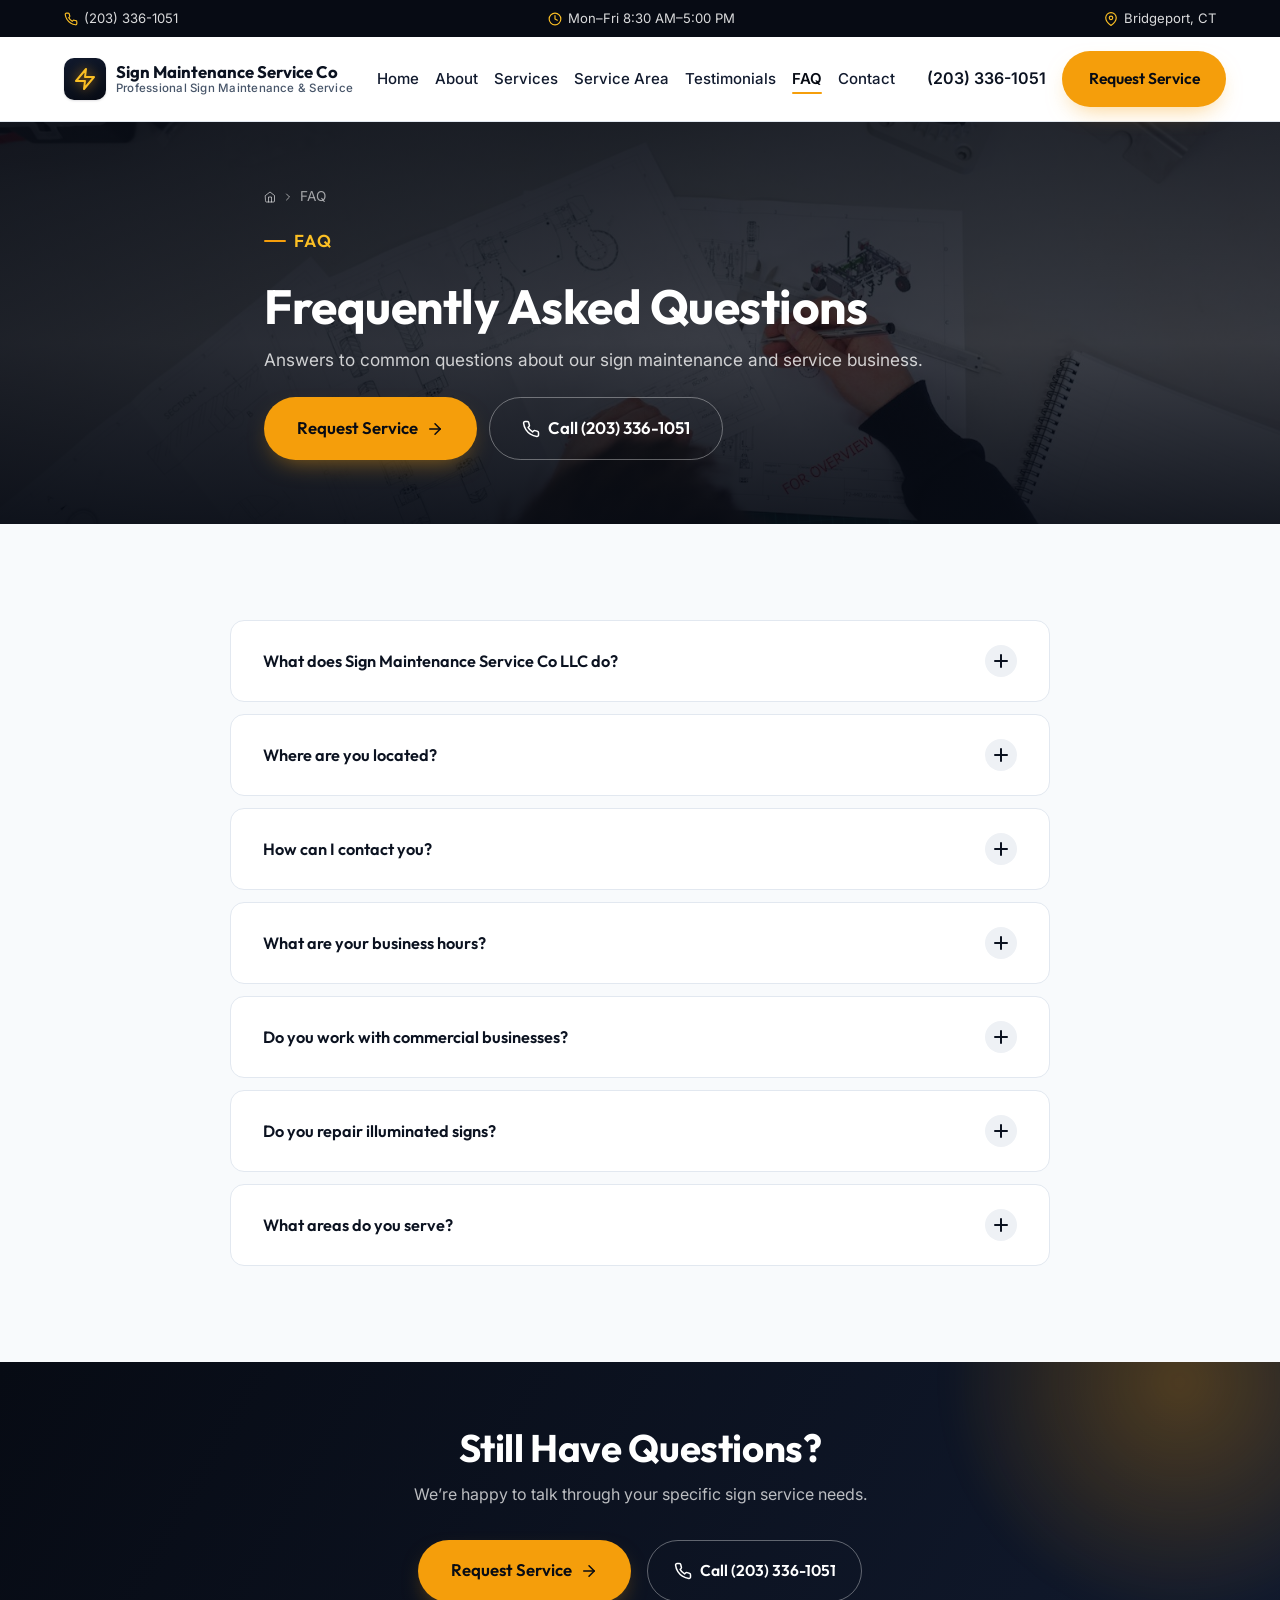
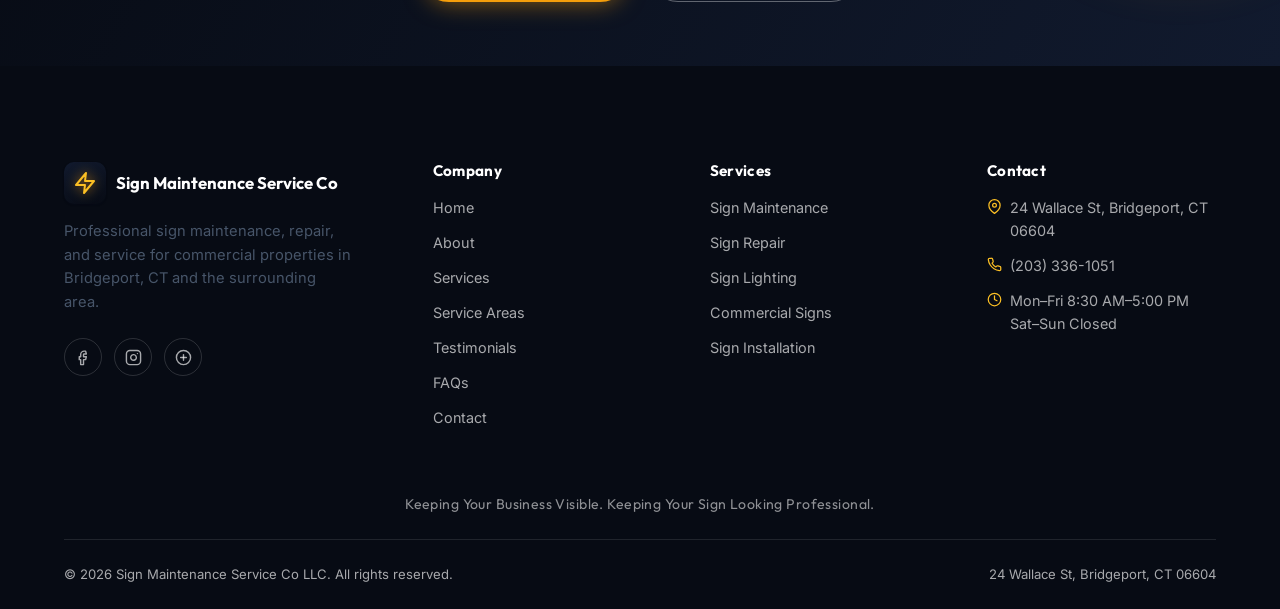
<file: faq.html>
<!DOCTYPE html>
<html lang="en">
<head>
<meta charset="UTF-8" />
  <meta name="viewport" content="width=device-width, initial-scale=1.0" />
  <title>FAQ | Sign Maintenance Service Co LLC | Bridgeport CT</title>
  <meta name="description" content="Frequently asked questions about Sign Maintenance Service Co LLC's sign maintenance, repair, and service in Bridgeport, CT." />
  <link rel="canonical" href="https://signmaintenanceservice.com/faq.html" />
  <meta property="og:type" content="website" />
  <meta property="og:title" content="FAQ | Sign Maintenance Service Co LLC | Bridgeport CT" />
  <meta property="og:description" content="Frequently asked questions about Sign Maintenance Service Co LLC's sign maintenance, repair, and service in Bridgeport, CT." />
  <meta property="og:image" content="images/blueprint-planning.jpg" />
  <meta name="theme-color" content="#0b1220" />
  <link rel="icon" href="data:image/svg+xml,%3Csvg xmlns='http://www.w3.org/2000/svg' viewBox='0 0 24 24'%3E%3Crect width='24' height='24' rx='6' fill='%230b1220'/%3E%3Cpath d='M8 15l3-8 3 8M9 12.5h4' stroke='%23f59e0b' stroke-width='1.8' fill='none' stroke-linecap='round' stroke-linejoin='round'/%3E%3C/svg%3E" />
  <link rel="preconnect" href="https://fonts.googleapis.com" />
  <link rel="preconnect" href="https://fonts.gstatic.com" crossorigin />
  <link href="https://fonts.googleapis.com/css2?family=Outfit:wght@400;500;600;700;800&family=Inter:wght@400;500;600;700&display=swap" rel="stylesheet" />
  <link rel="stylesheet" href="css/style.css" />
  <noscript><style>.reveal,.reveal-item{opacity:1!important;transform:none!important;}</style></noscript>
</head>
<body>
  <a class="skip-link" href="#main">Skip to content</a>

  <div class="top-strip">
    <div class="container">
      <a class="top-strip__item" href="tel:+12033361051">
        <svg viewBox="0 0 24 24" fill="none" stroke="currentColor" stroke-width="2" stroke-linecap="round" stroke-linejoin="round" aria-hidden="true"><path d="M22 16.92v3a2 2 0 0 1-2.18 2 19.79 19.79 0 0 1-8.63-3.07 19.5 19.5 0 0 1-6-6 19.79 19.79 0 0 1-3.07-8.67A2 2 0 0 1 4.11 2h3a2 2 0 0 1 2 1.72c.127.96.361 1.903.7 2.81a2 2 0 0 1-.45 2.11L8.09 9.91a16 16 0 0 0 6 6l1.27-1.27a2 2 0 0 1 2.11-.45c.907.339 1.85.573 2.81.7A2 2 0 0 1 22 16.92z"/></svg>
        <span>(203) 336-1051</span>
      </a>
      <span class="top-strip__item top-strip__hours">
        <svg viewBox="0 0 24 24" fill="none" stroke="currentColor" stroke-width="2" stroke-linecap="round" stroke-linejoin="round" aria-hidden="true"><circle cx="12" cy="12" r="10"/><polyline points="12 6 12 12 16 14"/></svg>
        <span>Mon&ndash;Fri 8:30 AM&ndash;5:00 PM</span>
      </span>
      <a class="top-strip__item" href="contact.html">
        <svg viewBox="0 0 24 24" fill="none" stroke="currentColor" stroke-width="2" stroke-linecap="round" stroke-linejoin="round" aria-hidden="true"><path d="M21 10c0 7-9 13-9 13s-9-6-9-13a9 9 0 0 1 18 0z"/><circle cx="12" cy="10" r="3"/></svg>
        <span>Bridgeport, CT</span>
      </a>
    </div>
  </div>

  <header class="site-header">
    <div class="container">
      <a class="brand" href="index.html">
        <span class="brand__mark"><svg viewBox="0 0 24 24" fill="none" stroke="currentColor" stroke-width="2" stroke-linecap="round" stroke-linejoin="round" aria-hidden="true"><polygon points="13 2 3 14 12 14 11 22 21 10 12 10 13 2"/></svg></span>
        <span class="brand__text">
          Sign Maintenance Service Co
          <small>Professional Sign Maintenance &amp; Service</small>
        </span>
      </a>

      <nav class="nav-desktop" aria-label="Primary">
        <ul>
            <li><a href="index.html">Home</a></li>
            <li><a href="about.html">About</a></li>
            <li><a href="services.html">Services</a></li>
            <li><a href="service-area.html">Service Area</a></li>
            <li><a href="testimonials.html">Testimonials</a></li>
            <li><a href="faq.html" aria-current="page">FAQ</a></li>
            <li><a href="contact.html">Contact</a></li>
        </ul>
      </nav>

      <div class="header-actions">
        <a class="header-call" href="tel:+12033361051">
          <svg viewBox="0 0 24 24" fill="none" stroke="currentColor" stroke-width="2" stroke-linecap="round" stroke-linejoin="round" aria-hidden="true"><path d="M22 16.92v3a2 2 0 0 1-2.18 2 19.79 19.79 0 0 1-8.63-3.07 19.5 19.5 0 0 1-6-6 19.79 19.79 0 0 1-3.07-8.67A2 2 0 0 1 4.11 2h3a2 2 0 0 1 2 1.72c.127.96.361 1.903.7 2.81a2 2 0 0 1-.45 2.11L8.09 9.91a16 16 0 0 0 6 6l1.27-1.27a2 2 0 0 1 2.11-.45c.907.339 1.85.573 2.81.7A2 2 0 0 1 22 16.92z"/></svg>
          <span>(203) 336-1051</span>
        </a>
        <a class="btn btn-primary" href="contact.html">Request Service</a>
        <button class="nav-toggle" aria-label="Open menu" aria-expanded="false" aria-controls="mobile-nav">
          <svg class="icon-open" viewBox="0 0 24 24" fill="none" stroke="currentColor" stroke-width="2" stroke-linecap="round" stroke-linejoin="round" aria-hidden="true"><line x1="3" y1="12" x2="21" y2="12"/><line x1="3" y1="6" x2="21" y2="6"/><line x1="3" y1="18" x2="21" y2="18"/></svg>
          <svg class="icon-close" viewBox="0 0 24 24" fill="none" stroke="currentColor" stroke-width="2" stroke-linecap="round" stroke-linejoin="round" aria-hidden="true"><line x1="18" y1="6" x2="6" y2="18"/><line x1="6" y1="6" x2="18" y2="18"/></svg>
        </button>
      </div>
    </div>
  </header>

  <nav class="mobile-nav" id="mobile-nav" aria-label="Mobile">
    <ul>
            <li><a href="index.html">Home</a></li>
            <li><a href="about.html">About</a></li>
            <li><a href="services.html">Services</a></li>
            <li><a href="service-area.html">Service Area</a></li>
            <li><a href="testimonials.html">Testimonials</a></li>
            <li><a href="faq.html" aria-current="page">FAQ</a></li>
            <li><a href="contact.html">Contact</a></li>
    </ul>
    <div class="mobile-nav__cta">
      <a class="btn btn-primary btn-block" href="contact.html">Request Service</a>
      <a class="btn btn-outline btn-block" href="tel:+12033361051"><svg viewBox="0 0 24 24" fill="none" stroke="currentColor" stroke-width="2" stroke-linecap="round" stroke-linejoin="round" aria-hidden="true"><path d="M22 16.92v3a2 2 0 0 1-2.18 2 19.79 19.79 0 0 1-8.63-3.07 19.5 19.5 0 0 1-6-6 19.79 19.79 0 0 1-3.07-8.67A2 2 0 0 1 4.11 2h3a2 2 0 0 1 2 1.72c.127.96.361 1.903.7 2.81a2 2 0 0 1-.45 2.11L8.09 9.91a16 16 0 0 0 6 6l1.27-1.27a2 2 0 0 1 2.11-.45c.907.339 1.85.573 2.81.7A2 2 0 0 1 22 16.92z"/></svg> Call (203) 336-1051</a>
    </div>
  </nav>

  <main id="main">
    <section class="page-banner">
      <div class="page-banner__bg" style="background-image:url('images/blueprint-planning.jpg')"></div>
      <div class="container">
        <div class="breadcrumb">
          <a href="index.html"><svg viewBox="0 0 24 24" fill="none" stroke="currentColor" stroke-width="2" stroke-linecap="round" stroke-linejoin="round" aria-hidden="true"><path d="M3 9l9-7 9 7v11a2 2 0 0 1-2 2H5a2 2 0 0 1-2-2z"/><polyline points="9 22 9 12 15 12 15 22"/></svg></a>
          <svg viewBox="0 0 24 24" fill="none" stroke="currentColor" stroke-width="2" stroke-linecap="round" stroke-linejoin="round" aria-hidden="true"><polyline points="9 18 15 12 9 6"/></svg>
          <span>FAQ</span>
        </div>
        <p class="eyebrow">FAQ</p>
        <h1>Frequently Asked Questions</h1>
        <p>Answers to common questions about our sign maintenance and service business.</p>
        <div class="btn-row"><a class="btn btn-primary btn-lg" href="contact.html">Request Service <svg viewBox="0 0 24 24" fill="none" stroke="currentColor" stroke-width="2" stroke-linecap="round" stroke-linejoin="round" aria-hidden="true"><line x1="5" y1="12" x2="19" y2="12"/><polyline points="12 5 19 12 12 19"/></svg></a><a class="btn btn-outline btn-lg" href="tel:+12033361051"><svg viewBox="0 0 24 24" fill="none" stroke="currentColor" stroke-width="2" stroke-linecap="round" stroke-linejoin="round" aria-hidden="true"><path d="M22 16.92v3a2 2 0 0 1-2.18 2 19.79 19.79 0 0 1-8.63-3.07 19.5 19.5 0 0 1-6-6 19.79 19.79 0 0 1-3.07-8.67A2 2 0 0 1 4.11 2h3a2 2 0 0 1 2 1.72c.127.96.361 1.903.7 2.81a2 2 0 0 1-.45 2.11L8.09 9.91a16 16 0 0 0 6 6l1.27-1.27a2 2 0 0 1 2.11-.45c.907.339 1.85.573 2.81.7A2 2 0 0 1 22 16.92z"/></svg> Call (203) 336-1051</a></div>
      </div>
    </section>


    <section class="section">
      <div class="container">
        <div class="faq-list reveal-stagger">
                  <details class="faq-item reveal-item">
          <summary class="faq-item__q"><span>What does Sign Maintenance Service Co LLC do?</span><span class="plus"></span></summary>
          <div class="faq-item__a"><div class="faq-item__a-inner">The business is publicly categorized as a sign shop and advertising-specialty business in Bridgeport, CT, providing sign maintenance, repair, and related service.</div></div>
        </details>
        <details class="faq-item reveal-item">
          <summary class="faq-item__q"><span>Where are you located?</span><span class="plus"></span></summary>
          <div class="faq-item__a"><div class="faq-item__a-inner">24 Wallace St, Bridgeport, CT 06604.</div></div>
        </details>
        <details class="faq-item reveal-item">
          <summary class="faq-item__q"><span>How can I contact you?</span><span class="plus"></span></summary>
          <div class="faq-item__a"><div class="faq-item__a-inner">You can reach us by phone at <a href="tel:+12033361051" style="color:var(--color-navy-900);font-weight:600;">(203) 336-1051</a> or through our <a href="contact.html" style="color:var(--color-navy-900);font-weight:600;">contact page</a>.</div></div>
        </details>
        <details class="faq-item reveal-item">
          <summary class="faq-item__q"><span>What are your business hours?</span><span class="plus"></span></summary>
          <div class="faq-item__a"><div class="faq-item__a-inner">Public listings show Monday&ndash;Friday, 8:30 AM&ndash;5:00 PM; Saturday and Sunday closed.</div></div>
        </details>
        <details class="faq-item reveal-item">
          <summary class="faq-item__q"><span>Do you work with commercial businesses?</span><span class="plus"></span></summary>
          <div class="faq-item__a"><div class="faq-item__a-inner">Yes. Public listings and reviews reference commercial and organizational sign work, including retail, restaurant, office, and institutional properties.</div></div>
        </details>
        <details class="faq-item reveal-item">
          <summary class="faq-item__q"><span>Do you repair illuminated signs?</span><span class="plus"></span></summary>
          <div class="faq-item__a"><div class="faq-item__a-inner">We provide service related to illuminated signage. Because electrical work can vary by sign, please contact us to discuss your specific sign so we can confirm the right approach.</div></div>
        </details>
        <details class="faq-item reveal-item">
          <summary class="faq-item__q"><span>What areas do you serve?</span><span class="plus"></span></summary>
          <div class="faq-item__a"><div class="faq-item__a-inner">We&rsquo;re based in Bridgeport and may serve surrounding Fairfield County communities. Please contact us to confirm availability for your specific location.</div></div>
        </details>
        </div>
      </div>
    </section>

    <section class="cta-band">
      <div class="container reveal">
        <h2>Still Have Questions?</h2>
        <p>We&rsquo;re happy to talk through your specific sign service needs.</p>
        <div class="btn-row">
          <a class="btn btn-primary btn-lg" href="contact.html">Request Service <svg viewBox="0 0 24 24" fill="none" stroke="currentColor" stroke-width="2" stroke-linecap="round" stroke-linejoin="round" aria-hidden="true"><line x1="5" y1="12" x2="19" y2="12"/><polyline points="12 5 19 12 12 19"/></svg></a>
          <a class="btn btn-outline" href="tel:+12033361051"><svg viewBox="0 0 24 24" fill="none" stroke="currentColor" stroke-width="2" stroke-linecap="round" stroke-linejoin="round" aria-hidden="true"><path d="M22 16.92v3a2 2 0 0 1-2.18 2 19.79 19.79 0 0 1-8.63-3.07 19.5 19.5 0 0 1-6-6 19.79 19.79 0 0 1-3.07-8.67A2 2 0 0 1 4.11 2h3a2 2 0 0 1 2 1.72c.127.96.361 1.903.7 2.81a2 2 0 0 1-.45 2.11L8.09 9.91a16 16 0 0 0 6 6l1.27-1.27a2 2 0 0 1 2.11-.45c.907.339 1.85.573 2.81.7A2 2 0 0 1 22 16.92z"/></svg> Call (203) 336-1051</a>
        </div>
      </div>
    </section>


  </main>
  <footer class="site-footer">
    <div class="container">
      <div class="footer-grid">
        <div class="footer-brand">
          <a class="brand" href="index.html">
            <span class="brand__mark"><svg viewBox="0 0 24 24" fill="none" stroke="currentColor" stroke-width="2" stroke-linecap="round" stroke-linejoin="round" aria-hidden="true"><polygon points="13 2 3 14 12 14 11 22 21 10 12 10 13 2"/></svg></span>
            <span class="brand__text">Sign Maintenance Service Co</span>
          </a>
          <p>Professional sign maintenance, repair, and service for commercial properties in Bridgeport, CT and the surrounding area.</p>
          <div class="footer-social">
            <a href="#" aria-label="Facebook"><svg viewBox="0 0 24 24" fill="none" stroke="currentColor" stroke-width="2" stroke-linecap="round" stroke-linejoin="round" aria-hidden="true"><path d="M15 3h-2a5 5 0 0 0-5 5v3H6v4h2v7h4v-7h3l1-4h-4V8a1 1 0 0 1 1-1h3z"/></svg></a>
            <a href="#" aria-label="Instagram"><svg viewBox="0 0 24 24" fill="none" stroke="currentColor" stroke-width="2" stroke-linecap="round" stroke-linejoin="round" aria-hidden="true"><rect x="2" y="2" width="20" height="20" rx="5"/><path d="M16 11.37A4 4 0 1 1 12.63 8 4 4 0 0 1 16 11.37z"/><line x1="17.5" y1="6.5" x2="17.51" y2="6.5"/></svg></a>
            <a href="#" aria-label="Google Reviews"><svg viewBox="0 0 24 24" fill="none" stroke="currentColor" stroke-width="2" stroke-linecap="round" stroke-linejoin="round" aria-hidden="true"><circle cx="12" cy="12" r="10"/><path d="M8 12h8"/><path d="M12 8v8"/></svg></a>
          </div>
        </div>
        <div class="footer-col">
          <h4>Company</h4>
          <ul>
          <li><a href="index.html">Home</a></li>
          <li><a href="about.html">About</a></li>
          <li><a href="services.html">Services</a></li>
          <li><a href="service-area.html">Service Areas</a></li>
          <li><a href="testimonials.html">Testimonials</a></li>
          <li><a href="faq.html">FAQs</a></li>
          <li><a href="contact.html">Contact</a></li>
          </ul>
        </div>
        <div class="footer-col">
          <h4>Services</h4>
          <ul>
          <li><a href="sign-maintenance.html">Sign Maintenance</a></li>
          <li><a href="sign-repair.html">Sign Repair</a></li>
          <li><a href="sign-lighting.html">Sign Lighting</a></li>
          <li><a href="commercial-signs.html">Commercial Signs</a></li>
          <li><a href="sign-installation.html">Sign Installation</a></li>
          </ul>
        </div>
        <div class="footer-col">
          <h4>Contact</h4>
          <ul>
            <li><svg viewBox="0 0 24 24" fill="none" stroke="currentColor" stroke-width="2" stroke-linecap="round" stroke-linejoin="round" aria-hidden="true"><path d="M21 10c0 7-9 13-9 13s-9-6-9-13a9 9 0 0 1 18 0z"/><circle cx="12" cy="10" r="3"/></svg><span>24 Wallace St, Bridgeport, CT 06604</span></li>
            <li><svg viewBox="0 0 24 24" fill="none" stroke="currentColor" stroke-width="2" stroke-linecap="round" stroke-linejoin="round" aria-hidden="true"><path d="M22 16.92v3a2 2 0 0 1-2.18 2 19.79 19.79 0 0 1-8.63-3.07 19.5 19.5 0 0 1-6-6 19.79 19.79 0 0 1-3.07-8.67A2 2 0 0 1 4.11 2h3a2 2 0 0 1 2 1.72c.127.96.361 1.903.7 2.81a2 2 0 0 1-.45 2.11L8.09 9.91a16 16 0 0 0 6 6l1.27-1.27a2 2 0 0 1 2.11-.45c.907.339 1.85.573 2.81.7A2 2 0 0 1 22 16.92z"/></svg><a href="tel:+12033361051">(203) 336-1051</a></li>
            <li><svg viewBox="0 0 24 24" fill="none" stroke="currentColor" stroke-width="2" stroke-linecap="round" stroke-linejoin="round" aria-hidden="true"><circle cx="12" cy="12" r="10"/><polyline points="12 6 12 12 16 14"/></svg><span>Mon&ndash;Fri 8:30 AM&ndash;5:00 PM<br/>Sat&ndash;Sun Closed</span></li>
          </ul>
        </div>
      </div>
    </div>
    <p class="footer-tagline">Keeping Your Business Visible. Keeping Your Sign Looking Professional.</p>
    <div class="container">
      <div class="footer-bottom">
        <span>&copy; <span id="year"></span> Sign Maintenance Service Co LLC. All rights reserved.</span>
        <span>24 Wallace St, Bridgeport, CT 06604</span>
      </div>
    </div>
  </footer>

  <div class="mobile-call-bar">
    <a href="contact.html"><svg viewBox="0 0 24 24" fill="none" stroke="currentColor" stroke-width="2" stroke-linecap="round" stroke-linejoin="round" aria-hidden="true"><path d="M4 4h16c1.1 0 2 .9 2 2v12c0 1.1-.9 2-2 2H4c-1.1 0-2-.9-2-2V6c0-1.1.9-2 2-2z"/><polyline points="22 6 12 13 2 6"/></svg> Request Service</a>
    <a class="primary" href="tel:+12033361051"><svg viewBox="0 0 24 24" fill="none" stroke="currentColor" stroke-width="2" stroke-linecap="round" stroke-linejoin="round" aria-hidden="true"><path d="M22 16.92v3a2 2 0 0 1-2.18 2 19.79 19.79 0 0 1-8.63-3.07 19.5 19.5 0 0 1-6-6 19.79 19.79 0 0 1-3.07-8.67A2 2 0 0 1 4.11 2h3a2 2 0 0 1 2 1.72c.127.96.361 1.903.7 2.81a2 2 0 0 1-.45 2.11L8.09 9.91a16 16 0 0 0 6 6l1.27-1.27a2 2 0 0 1 2.11-.45c.907.339 1.85.573 2.81.7A2 2 0 0 1 22 16.92z"/></svg> Call Now</a>
  </div>

  <button class="back-to-top" aria-label="Back to top"><svg viewBox="0 0 24 24" fill="none" stroke="currentColor" stroke-width="2" stroke-linecap="round" stroke-linejoin="round" aria-hidden="true"><line x1="12" y1="19" x2="12" y2="5"/><polyline points="5 12 12 5 19 12"/></svg></button>

  <script>document.getElementById('year').textContent = new Date().getFullYear();</script>
  <script src="js/main.js"></script>

</body>
</html>
</file>
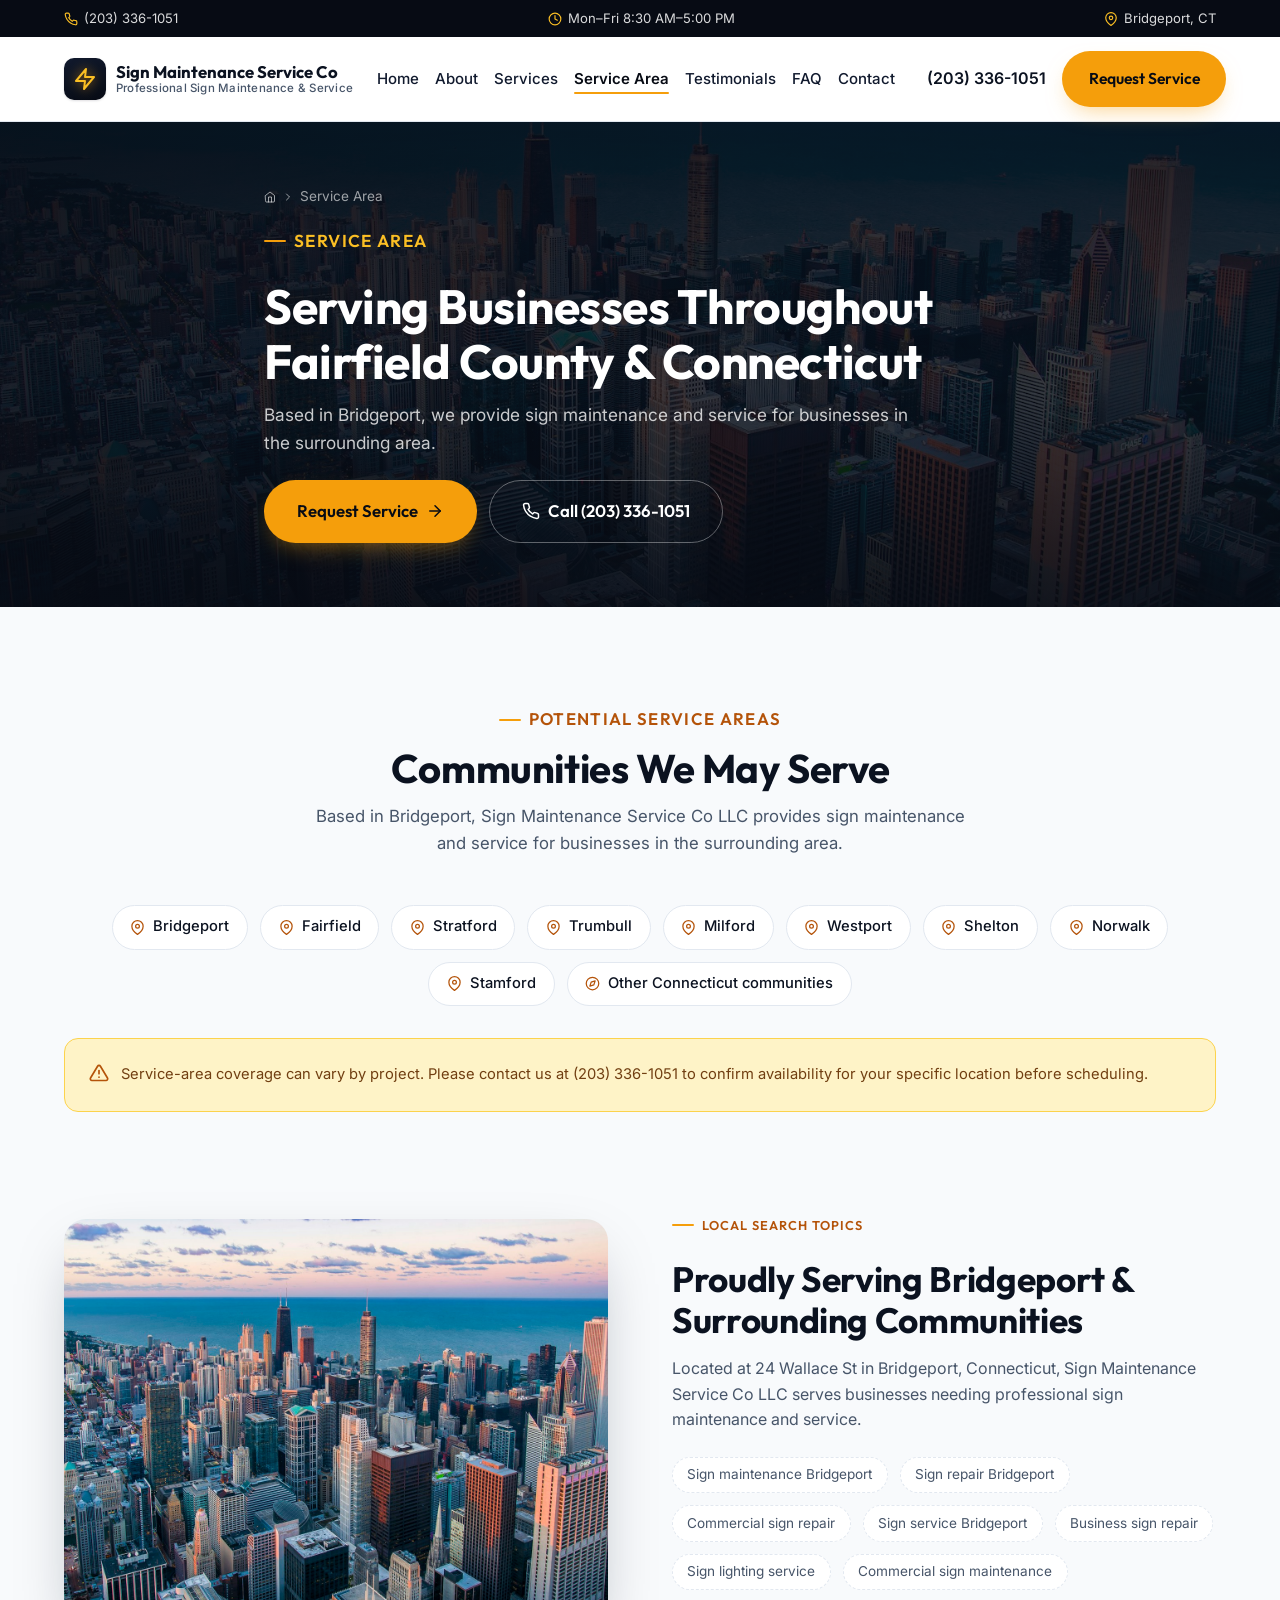
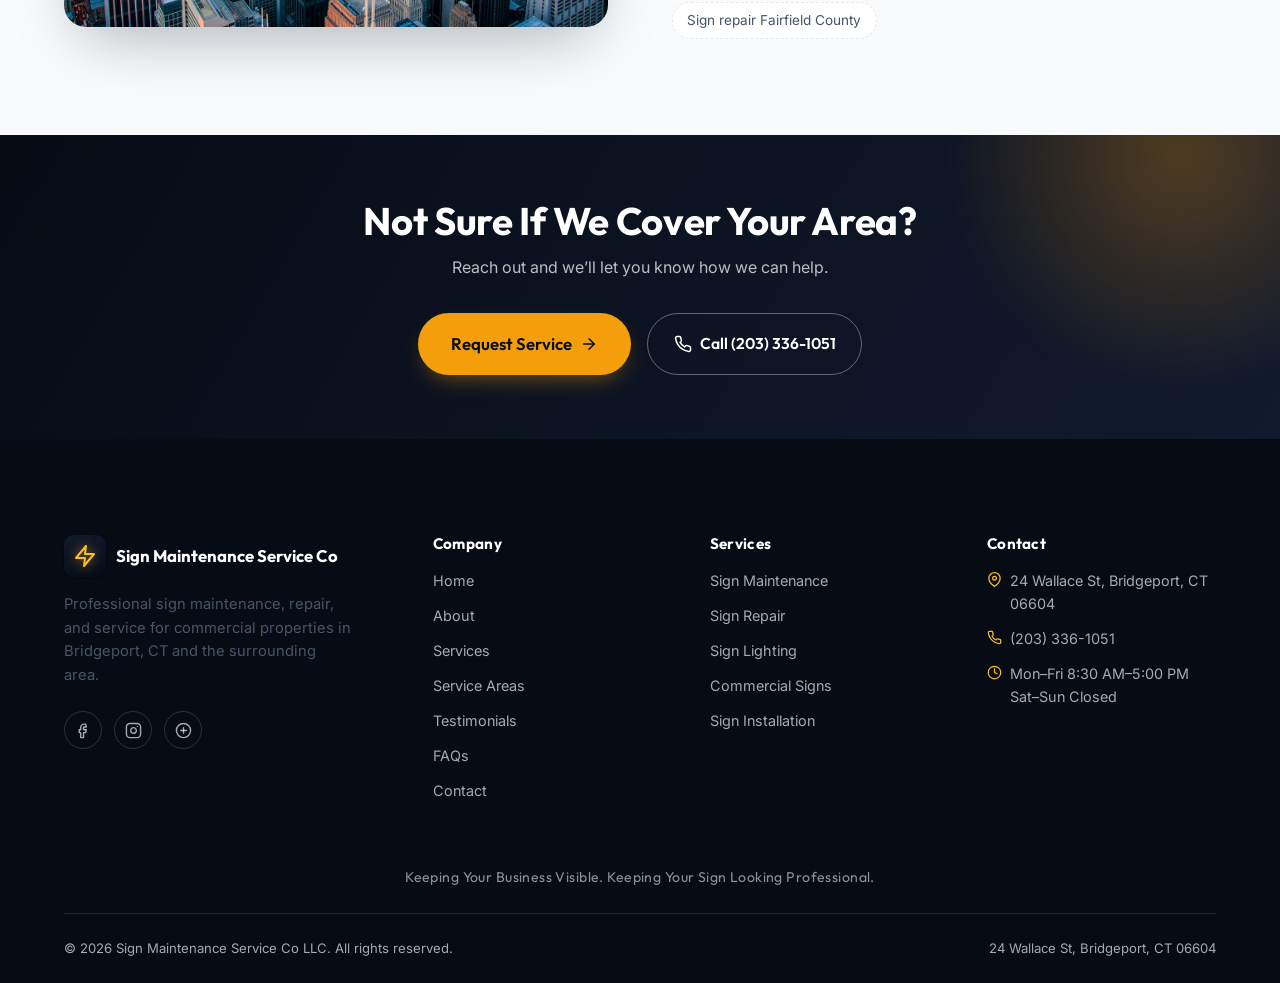
<file: service-area.html>
<!DOCTYPE html>
<html lang="en">
<head>
<meta charset="UTF-8" />
  <meta name="viewport" content="width=device-width, initial-scale=1.0" />
  <title>Sign Service Area | Bridgeport & Fairfield County, CT</title>
  <meta name="description" content="Sign Maintenance Service Co LLC serves Bridgeport and surrounding Fairfield County, CT communities. Contact us to confirm service availability." />
  <link rel="canonical" href="https://signmaintenanceservice.com/service-area.html" />
  <meta property="og:type" content="website" />
  <meta property="og:title" content="Sign Service Area | Bridgeport & Fairfield County, CT" />
  <meta property="og:description" content="Sign Maintenance Service Co LLC serves Bridgeport and surrounding Fairfield County, CT communities. Contact us to confirm service availability." />
  <meta property="og:image" content="images/skyline-dusk.jpg" />
  <meta name="theme-color" content="#0b1220" />
  <link rel="icon" href="data:image/svg+xml,%3Csvg xmlns='http://www.w3.org/2000/svg' viewBox='0 0 24 24'%3E%3Crect width='24' height='24' rx='6' fill='%230b1220'/%3E%3Cpath d='M8 15l3-8 3 8M9 12.5h4' stroke='%23f59e0b' stroke-width='1.8' fill='none' stroke-linecap='round' stroke-linejoin='round'/%3E%3C/svg%3E" />
  <link rel="preconnect" href="https://fonts.googleapis.com" />
  <link rel="preconnect" href="https://fonts.gstatic.com" crossorigin />
  <link href="https://fonts.googleapis.com/css2?family=Outfit:wght@400;500;600;700;800&family=Inter:wght@400;500;600;700&display=swap" rel="stylesheet" />
  <link rel="stylesheet" href="css/style.css" />
  <noscript><style>.reveal,.reveal-item{opacity:1!important;transform:none!important;}</style></noscript>
</head>
<body>
  <a class="skip-link" href="#main">Skip to content</a>

  <div class="top-strip">
    <div class="container">
      <a class="top-strip__item" href="tel:+12033361051">
        <svg viewBox="0 0 24 24" fill="none" stroke="currentColor" stroke-width="2" stroke-linecap="round" stroke-linejoin="round" aria-hidden="true"><path d="M22 16.92v3a2 2 0 0 1-2.18 2 19.79 19.79 0 0 1-8.63-3.07 19.5 19.5 0 0 1-6-6 19.79 19.79 0 0 1-3.07-8.67A2 2 0 0 1 4.11 2h3a2 2 0 0 1 2 1.72c.127.96.361 1.903.7 2.81a2 2 0 0 1-.45 2.11L8.09 9.91a16 16 0 0 0 6 6l1.27-1.27a2 2 0 0 1 2.11-.45c.907.339 1.85.573 2.81.7A2 2 0 0 1 22 16.92z"/></svg>
        <span>(203) 336-1051</span>
      </a>
      <span class="top-strip__item top-strip__hours">
        <svg viewBox="0 0 24 24" fill="none" stroke="currentColor" stroke-width="2" stroke-linecap="round" stroke-linejoin="round" aria-hidden="true"><circle cx="12" cy="12" r="10"/><polyline points="12 6 12 12 16 14"/></svg>
        <span>Mon&ndash;Fri 8:30 AM&ndash;5:00 PM</span>
      </span>
      <a class="top-strip__item" href="contact.html">
        <svg viewBox="0 0 24 24" fill="none" stroke="currentColor" stroke-width="2" stroke-linecap="round" stroke-linejoin="round" aria-hidden="true"><path d="M21 10c0 7-9 13-9 13s-9-6-9-13a9 9 0 0 1 18 0z"/><circle cx="12" cy="10" r="3"/></svg>
        <span>Bridgeport, CT</span>
      </a>
    </div>
  </div>

  <header class="site-header">
    <div class="container">
      <a class="brand" href="index.html">
        <span class="brand__mark"><svg viewBox="0 0 24 24" fill="none" stroke="currentColor" stroke-width="2" stroke-linecap="round" stroke-linejoin="round" aria-hidden="true"><polygon points="13 2 3 14 12 14 11 22 21 10 12 10 13 2"/></svg></span>
        <span class="brand__text">
          Sign Maintenance Service Co
          <small>Professional Sign Maintenance &amp; Service</small>
        </span>
      </a>

      <nav class="nav-desktop" aria-label="Primary">
        <ul>
            <li><a href="index.html">Home</a></li>
            <li><a href="about.html">About</a></li>
            <li><a href="services.html">Services</a></li>
            <li><a href="service-area.html" aria-current="page">Service Area</a></li>
            <li><a href="testimonials.html">Testimonials</a></li>
            <li><a href="faq.html">FAQ</a></li>
            <li><a href="contact.html">Contact</a></li>
        </ul>
      </nav>

      <div class="header-actions">
        <a class="header-call" href="tel:+12033361051">
          <svg viewBox="0 0 24 24" fill="none" stroke="currentColor" stroke-width="2" stroke-linecap="round" stroke-linejoin="round" aria-hidden="true"><path d="M22 16.92v3a2 2 0 0 1-2.18 2 19.79 19.79 0 0 1-8.63-3.07 19.5 19.5 0 0 1-6-6 19.79 19.79 0 0 1-3.07-8.67A2 2 0 0 1 4.11 2h3a2 2 0 0 1 2 1.72c.127.96.361 1.903.7 2.81a2 2 0 0 1-.45 2.11L8.09 9.91a16 16 0 0 0 6 6l1.27-1.27a2 2 0 0 1 2.11-.45c.907.339 1.85.573 2.81.7A2 2 0 0 1 22 16.92z"/></svg>
          <span>(203) 336-1051</span>
        </a>
        <a class="btn btn-primary" href="contact.html">Request Service</a>
        <button class="nav-toggle" aria-label="Open menu" aria-expanded="false" aria-controls="mobile-nav">
          <svg class="icon-open" viewBox="0 0 24 24" fill="none" stroke="currentColor" stroke-width="2" stroke-linecap="round" stroke-linejoin="round" aria-hidden="true"><line x1="3" y1="12" x2="21" y2="12"/><line x1="3" y1="6" x2="21" y2="6"/><line x1="3" y1="18" x2="21" y2="18"/></svg>
          <svg class="icon-close" viewBox="0 0 24 24" fill="none" stroke="currentColor" stroke-width="2" stroke-linecap="round" stroke-linejoin="round" aria-hidden="true"><line x1="18" y1="6" x2="6" y2="18"/><line x1="6" y1="6" x2="18" y2="18"/></svg>
        </button>
      </div>
    </div>
  </header>

  <nav class="mobile-nav" id="mobile-nav" aria-label="Mobile">
    <ul>
            <li><a href="index.html">Home</a></li>
            <li><a href="about.html">About</a></li>
            <li><a href="services.html">Services</a></li>
            <li><a href="service-area.html" aria-current="page">Service Area</a></li>
            <li><a href="testimonials.html">Testimonials</a></li>
            <li><a href="faq.html">FAQ</a></li>
            <li><a href="contact.html">Contact</a></li>
    </ul>
    <div class="mobile-nav__cta">
      <a class="btn btn-primary btn-block" href="contact.html">Request Service</a>
      <a class="btn btn-outline btn-block" href="tel:+12033361051"><svg viewBox="0 0 24 24" fill="none" stroke="currentColor" stroke-width="2" stroke-linecap="round" stroke-linejoin="round" aria-hidden="true"><path d="M22 16.92v3a2 2 0 0 1-2.18 2 19.79 19.79 0 0 1-8.63-3.07 19.5 19.5 0 0 1-6-6 19.79 19.79 0 0 1-3.07-8.67A2 2 0 0 1 4.11 2h3a2 2 0 0 1 2 1.72c.127.96.361 1.903.7 2.81a2 2 0 0 1-.45 2.11L8.09 9.91a16 16 0 0 0 6 6l1.27-1.27a2 2 0 0 1 2.11-.45c.907.339 1.85.573 2.81.7A2 2 0 0 1 22 16.92z"/></svg> Call (203) 336-1051</a>
    </div>
  </nav>

  <main id="main">
    <section class="page-banner">
      <div class="page-banner__bg" style="background-image:url('images/skyline-dusk.jpg')"></div>
      <div class="container">
        <div class="breadcrumb">
          <a href="index.html"><svg viewBox="0 0 24 24" fill="none" stroke="currentColor" stroke-width="2" stroke-linecap="round" stroke-linejoin="round" aria-hidden="true"><path d="M3 9l9-7 9 7v11a2 2 0 0 1-2 2H5a2 2 0 0 1-2-2z"/><polyline points="9 22 9 12 15 12 15 22"/></svg></a>
          <svg viewBox="0 0 24 24" fill="none" stroke="currentColor" stroke-width="2" stroke-linecap="round" stroke-linejoin="round" aria-hidden="true"><polyline points="9 18 15 12 9 6"/></svg>
          <span>Service Area</span>
        </div>
        <p class="eyebrow">Service Area</p>
        <h1>Serving Businesses Throughout Fairfield County &amp; Connecticut</h1>
        <p>Based in Bridgeport, we provide sign maintenance and service for businesses in the surrounding area.</p>
        <div class="btn-row"><a class="btn btn-primary btn-lg" href="contact.html">Request Service <svg viewBox="0 0 24 24" fill="none" stroke="currentColor" stroke-width="2" stroke-linecap="round" stroke-linejoin="round" aria-hidden="true"><line x1="5" y1="12" x2="19" y2="12"/><polyline points="12 5 19 12 12 19"/></svg></a><a class="btn btn-outline btn-lg" href="tel:+12033361051"><svg viewBox="0 0 24 24" fill="none" stroke="currentColor" stroke-width="2" stroke-linecap="round" stroke-linejoin="round" aria-hidden="true"><path d="M22 16.92v3a2 2 0 0 1-2.18 2 19.79 19.79 0 0 1-8.63-3.07 19.5 19.5 0 0 1-6-6 19.79 19.79 0 0 1-3.07-8.67A2 2 0 0 1 4.11 2h3a2 2 0 0 1 2 1.72c.127.96.361 1.903.7 2.81a2 2 0 0 1-.45 2.11L8.09 9.91a16 16 0 0 0 6 6l1.27-1.27a2 2 0 0 1 2.11-.45c.907.339 1.85.573 2.81.7A2 2 0 0 1 22 16.92z"/></svg> Call (203) 336-1051</a></div>
      </div>
    </section>


    <section class="section">
      <div class="container">
        <div class="section-head center reveal">
          <p class="eyebrow" style="justify-content:center;">Potential Service Areas</p>
          <h2>Communities We May Serve</h2>
          <p>Based in Bridgeport, Sign Maintenance Service Co LLC provides sign maintenance and service for businesses in the surrounding area.</p>
        </div>
        <div class="area-chip-row reveal-stagger" style="justify-content:center;">
                    <span class="area-chip reveal-item"><svg viewBox="0 0 24 24" fill="none" stroke="currentColor" stroke-width="2" stroke-linecap="round" stroke-linejoin="round" aria-hidden="true"><path d="M21 10c0 7-9 13-9 13s-9-6-9-13a9 9 0 0 1 18 0z"/><circle cx="12" cy="10" r="3"/></svg><span>Bridgeport</span></span>
          <span class="area-chip reveal-item"><svg viewBox="0 0 24 24" fill="none" stroke="currentColor" stroke-width="2" stroke-linecap="round" stroke-linejoin="round" aria-hidden="true"><path d="M21 10c0 7-9 13-9 13s-9-6-9-13a9 9 0 0 1 18 0z"/><circle cx="12" cy="10" r="3"/></svg><span>Fairfield</span></span>
          <span class="area-chip reveal-item"><svg viewBox="0 0 24 24" fill="none" stroke="currentColor" stroke-width="2" stroke-linecap="round" stroke-linejoin="round" aria-hidden="true"><path d="M21 10c0 7-9 13-9 13s-9-6-9-13a9 9 0 0 1 18 0z"/><circle cx="12" cy="10" r="3"/></svg><span>Stratford</span></span>
          <span class="area-chip reveal-item"><svg viewBox="0 0 24 24" fill="none" stroke="currentColor" stroke-width="2" stroke-linecap="round" stroke-linejoin="round" aria-hidden="true"><path d="M21 10c0 7-9 13-9 13s-9-6-9-13a9 9 0 0 1 18 0z"/><circle cx="12" cy="10" r="3"/></svg><span>Trumbull</span></span>
          <span class="area-chip reveal-item"><svg viewBox="0 0 24 24" fill="none" stroke="currentColor" stroke-width="2" stroke-linecap="round" stroke-linejoin="round" aria-hidden="true"><path d="M21 10c0 7-9 13-9 13s-9-6-9-13a9 9 0 0 1 18 0z"/><circle cx="12" cy="10" r="3"/></svg><span>Milford</span></span>
          <span class="area-chip reveal-item"><svg viewBox="0 0 24 24" fill="none" stroke="currentColor" stroke-width="2" stroke-linecap="round" stroke-linejoin="round" aria-hidden="true"><path d="M21 10c0 7-9 13-9 13s-9-6-9-13a9 9 0 0 1 18 0z"/><circle cx="12" cy="10" r="3"/></svg><span>Westport</span></span>
          <span class="area-chip reveal-item"><svg viewBox="0 0 24 24" fill="none" stroke="currentColor" stroke-width="2" stroke-linecap="round" stroke-linejoin="round" aria-hidden="true"><path d="M21 10c0 7-9 13-9 13s-9-6-9-13a9 9 0 0 1 18 0z"/><circle cx="12" cy="10" r="3"/></svg><span>Shelton</span></span>
          <span class="area-chip reveal-item"><svg viewBox="0 0 24 24" fill="none" stroke="currentColor" stroke-width="2" stroke-linecap="round" stroke-linejoin="round" aria-hidden="true"><path d="M21 10c0 7-9 13-9 13s-9-6-9-13a9 9 0 0 1 18 0z"/><circle cx="12" cy="10" r="3"/></svg><span>Norwalk</span></span>
          <span class="area-chip reveal-item"><svg viewBox="0 0 24 24" fill="none" stroke="currentColor" stroke-width="2" stroke-linecap="round" stroke-linejoin="round" aria-hidden="true"><path d="M21 10c0 7-9 13-9 13s-9-6-9-13a9 9 0 0 1 18 0z"/><circle cx="12" cy="10" r="3"/></svg><span>Stamford</span></span>
          <span class="area-chip reveal-item"><svg viewBox="0 0 24 24" fill="none" stroke="currentColor" stroke-width="2" stroke-linecap="round" stroke-linejoin="round" aria-hidden="true"><circle cx="12" cy="12" r="10"/><polygon points="16.24 7.76 14.12 14.12 7.76 16.24 9.88 9.88 16.24 7.76"/></svg><span>Other Connecticut communities</span></span>
        </div>
        <div class="area-note reveal">
          <svg viewBox="0 0 24 24" fill="none" stroke="currentColor" stroke-width="2" stroke-linecap="round" stroke-linejoin="round" aria-hidden="true"><path d="M10.29 3.86L1.82 18a2 2 0 0 0 1.71 3h16.94a2 2 0 0 0 1.71-3L13.71 3.86a2 2 0 0 0-3.42 0z"/><line x1="12" y1="9" x2="12" y2="13"/><line x1="12" y1="17" x2="12.01" y2="17"/></svg>
          <span>Service-area coverage can vary by project. Please contact us at (203) 336-1051 to confirm availability for your specific location before scheduling.</span>
        </div>

        <div class="split reveal" style="margin-top:var(--space-9);">
          <div class="split__media">
            <img src="images/skyline-dusk.jpg" alt="Connecticut skyline at dusk" loading="lazy" width="900" height="675" />
          </div>
          <div class="split__body">
            <p class="eyebrow">Local Search Topics</p>
            <h2>Proudly Serving Bridgeport &amp; Surrounding Communities</h2>
            <p>Located at 24 Wallace St in Bridgeport, Connecticut, Sign Maintenance Service Co LLC serves businesses needing professional sign maintenance and service.</p>
            <div class="local-topics"><span>Sign maintenance Bridgeport</span>
<span>Sign repair Bridgeport</span>
<span>Commercial sign repair</span>
<span>Sign service Bridgeport</span>
<span>Business sign repair</span>
<span>Sign lighting service</span>
<span>Commercial sign maintenance</span>
<span>Sign repair Fairfield County</span></div>
          </div>
        </div>
      </div>
    </section>

    <section class="cta-band">
      <div class="container reveal">
        <h2>Not Sure If We Cover Your Area?</h2>
        <p>Reach out and we&rsquo;ll let you know how we can help.</p>
        <div class="btn-row">
          <a class="btn btn-primary btn-lg" href="contact.html">Request Service <svg viewBox="0 0 24 24" fill="none" stroke="currentColor" stroke-width="2" stroke-linecap="round" stroke-linejoin="round" aria-hidden="true"><line x1="5" y1="12" x2="19" y2="12"/><polyline points="12 5 19 12 12 19"/></svg></a>
          <a class="btn btn-outline" href="tel:+12033361051"><svg viewBox="0 0 24 24" fill="none" stroke="currentColor" stroke-width="2" stroke-linecap="round" stroke-linejoin="round" aria-hidden="true"><path d="M22 16.92v3a2 2 0 0 1-2.18 2 19.79 19.79 0 0 1-8.63-3.07 19.5 19.5 0 0 1-6-6 19.79 19.79 0 0 1-3.07-8.67A2 2 0 0 1 4.11 2h3a2 2 0 0 1 2 1.72c.127.96.361 1.903.7 2.81a2 2 0 0 1-.45 2.11L8.09 9.91a16 16 0 0 0 6 6l1.27-1.27a2 2 0 0 1 2.11-.45c.907.339 1.85.573 2.81.7A2 2 0 0 1 22 16.92z"/></svg> Call (203) 336-1051</a>
        </div>
      </div>
    </section>


  </main>
  <footer class="site-footer">
    <div class="container">
      <div class="footer-grid">
        <div class="footer-brand">
          <a class="brand" href="index.html">
            <span class="brand__mark"><svg viewBox="0 0 24 24" fill="none" stroke="currentColor" stroke-width="2" stroke-linecap="round" stroke-linejoin="round" aria-hidden="true"><polygon points="13 2 3 14 12 14 11 22 21 10 12 10 13 2"/></svg></span>
            <span class="brand__text">Sign Maintenance Service Co</span>
          </a>
          <p>Professional sign maintenance, repair, and service for commercial properties in Bridgeport, CT and the surrounding area.</p>
          <div class="footer-social">
            <a href="#" aria-label="Facebook"><svg viewBox="0 0 24 24" fill="none" stroke="currentColor" stroke-width="2" stroke-linecap="round" stroke-linejoin="round" aria-hidden="true"><path d="M15 3h-2a5 5 0 0 0-5 5v3H6v4h2v7h4v-7h3l1-4h-4V8a1 1 0 0 1 1-1h3z"/></svg></a>
            <a href="#" aria-label="Instagram"><svg viewBox="0 0 24 24" fill="none" stroke="currentColor" stroke-width="2" stroke-linecap="round" stroke-linejoin="round" aria-hidden="true"><rect x="2" y="2" width="20" height="20" rx="5"/><path d="M16 11.37A4 4 0 1 1 12.63 8 4 4 0 0 1 16 11.37z"/><line x1="17.5" y1="6.5" x2="17.51" y2="6.5"/></svg></a>
            <a href="#" aria-label="Google Reviews"><svg viewBox="0 0 24 24" fill="none" stroke="currentColor" stroke-width="2" stroke-linecap="round" stroke-linejoin="round" aria-hidden="true"><circle cx="12" cy="12" r="10"/><path d="M8 12h8"/><path d="M12 8v8"/></svg></a>
          </div>
        </div>
        <div class="footer-col">
          <h4>Company</h4>
          <ul>
          <li><a href="index.html">Home</a></li>
          <li><a href="about.html">About</a></li>
          <li><a href="services.html">Services</a></li>
          <li><a href="service-area.html">Service Areas</a></li>
          <li><a href="testimonials.html">Testimonials</a></li>
          <li><a href="faq.html">FAQs</a></li>
          <li><a href="contact.html">Contact</a></li>
          </ul>
        </div>
        <div class="footer-col">
          <h4>Services</h4>
          <ul>
          <li><a href="sign-maintenance.html">Sign Maintenance</a></li>
          <li><a href="sign-repair.html">Sign Repair</a></li>
          <li><a href="sign-lighting.html">Sign Lighting</a></li>
          <li><a href="commercial-signs.html">Commercial Signs</a></li>
          <li><a href="sign-installation.html">Sign Installation</a></li>
          </ul>
        </div>
        <div class="footer-col">
          <h4>Contact</h4>
          <ul>
            <li><svg viewBox="0 0 24 24" fill="none" stroke="currentColor" stroke-width="2" stroke-linecap="round" stroke-linejoin="round" aria-hidden="true"><path d="M21 10c0 7-9 13-9 13s-9-6-9-13a9 9 0 0 1 18 0z"/><circle cx="12" cy="10" r="3"/></svg><span>24 Wallace St, Bridgeport, CT 06604</span></li>
            <li><svg viewBox="0 0 24 24" fill="none" stroke="currentColor" stroke-width="2" stroke-linecap="round" stroke-linejoin="round" aria-hidden="true"><path d="M22 16.92v3a2 2 0 0 1-2.18 2 19.79 19.79 0 0 1-8.63-3.07 19.5 19.5 0 0 1-6-6 19.79 19.79 0 0 1-3.07-8.67A2 2 0 0 1 4.11 2h3a2 2 0 0 1 2 1.72c.127.96.361 1.903.7 2.81a2 2 0 0 1-.45 2.11L8.09 9.91a16 16 0 0 0 6 6l1.27-1.27a2 2 0 0 1 2.11-.45c.907.339 1.85.573 2.81.7A2 2 0 0 1 22 16.92z"/></svg><a href="tel:+12033361051">(203) 336-1051</a></li>
            <li><svg viewBox="0 0 24 24" fill="none" stroke="currentColor" stroke-width="2" stroke-linecap="round" stroke-linejoin="round" aria-hidden="true"><circle cx="12" cy="12" r="10"/><polyline points="12 6 12 12 16 14"/></svg><span>Mon&ndash;Fri 8:30 AM&ndash;5:00 PM<br/>Sat&ndash;Sun Closed</span></li>
          </ul>
        </div>
      </div>
    </div>
    <p class="footer-tagline">Keeping Your Business Visible. Keeping Your Sign Looking Professional.</p>
    <div class="container">
      <div class="footer-bottom">
        <span>&copy; <span id="year"></span> Sign Maintenance Service Co LLC. All rights reserved.</span>
        <span>24 Wallace St, Bridgeport, CT 06604</span>
      </div>
    </div>
  </footer>

  <div class="mobile-call-bar">
    <a href="contact.html"><svg viewBox="0 0 24 24" fill="none" stroke="currentColor" stroke-width="2" stroke-linecap="round" stroke-linejoin="round" aria-hidden="true"><path d="M4 4h16c1.1 0 2 .9 2 2v12c0 1.1-.9 2-2 2H4c-1.1 0-2-.9-2-2V6c0-1.1.9-2 2-2z"/><polyline points="22 6 12 13 2 6"/></svg> Request Service</a>
    <a class="primary" href="tel:+12033361051"><svg viewBox="0 0 24 24" fill="none" stroke="currentColor" stroke-width="2" stroke-linecap="round" stroke-linejoin="round" aria-hidden="true"><path d="M22 16.92v3a2 2 0 0 1-2.18 2 19.79 19.79 0 0 1-8.63-3.07 19.5 19.5 0 0 1-6-6 19.79 19.79 0 0 1-3.07-8.67A2 2 0 0 1 4.11 2h3a2 2 0 0 1 2 1.72c.127.96.361 1.903.7 2.81a2 2 0 0 1-.45 2.11L8.09 9.91a16 16 0 0 0 6 6l1.27-1.27a2 2 0 0 1 2.11-.45c.907.339 1.85.573 2.81.7A2 2 0 0 1 22 16.92z"/></svg> Call Now</a>
  </div>

  <button class="back-to-top" aria-label="Back to top"><svg viewBox="0 0 24 24" fill="none" stroke="currentColor" stroke-width="2" stroke-linecap="round" stroke-linejoin="round" aria-hidden="true"><line x1="12" y1="19" x2="12" y2="5"/><polyline points="5 12 12 5 19 12"/></svg></button>

  <script>document.getElementById('year').textContent = new Date().getFullYear();</script>
  <script src="js/main.js"></script>

</body>
</html>
</file>
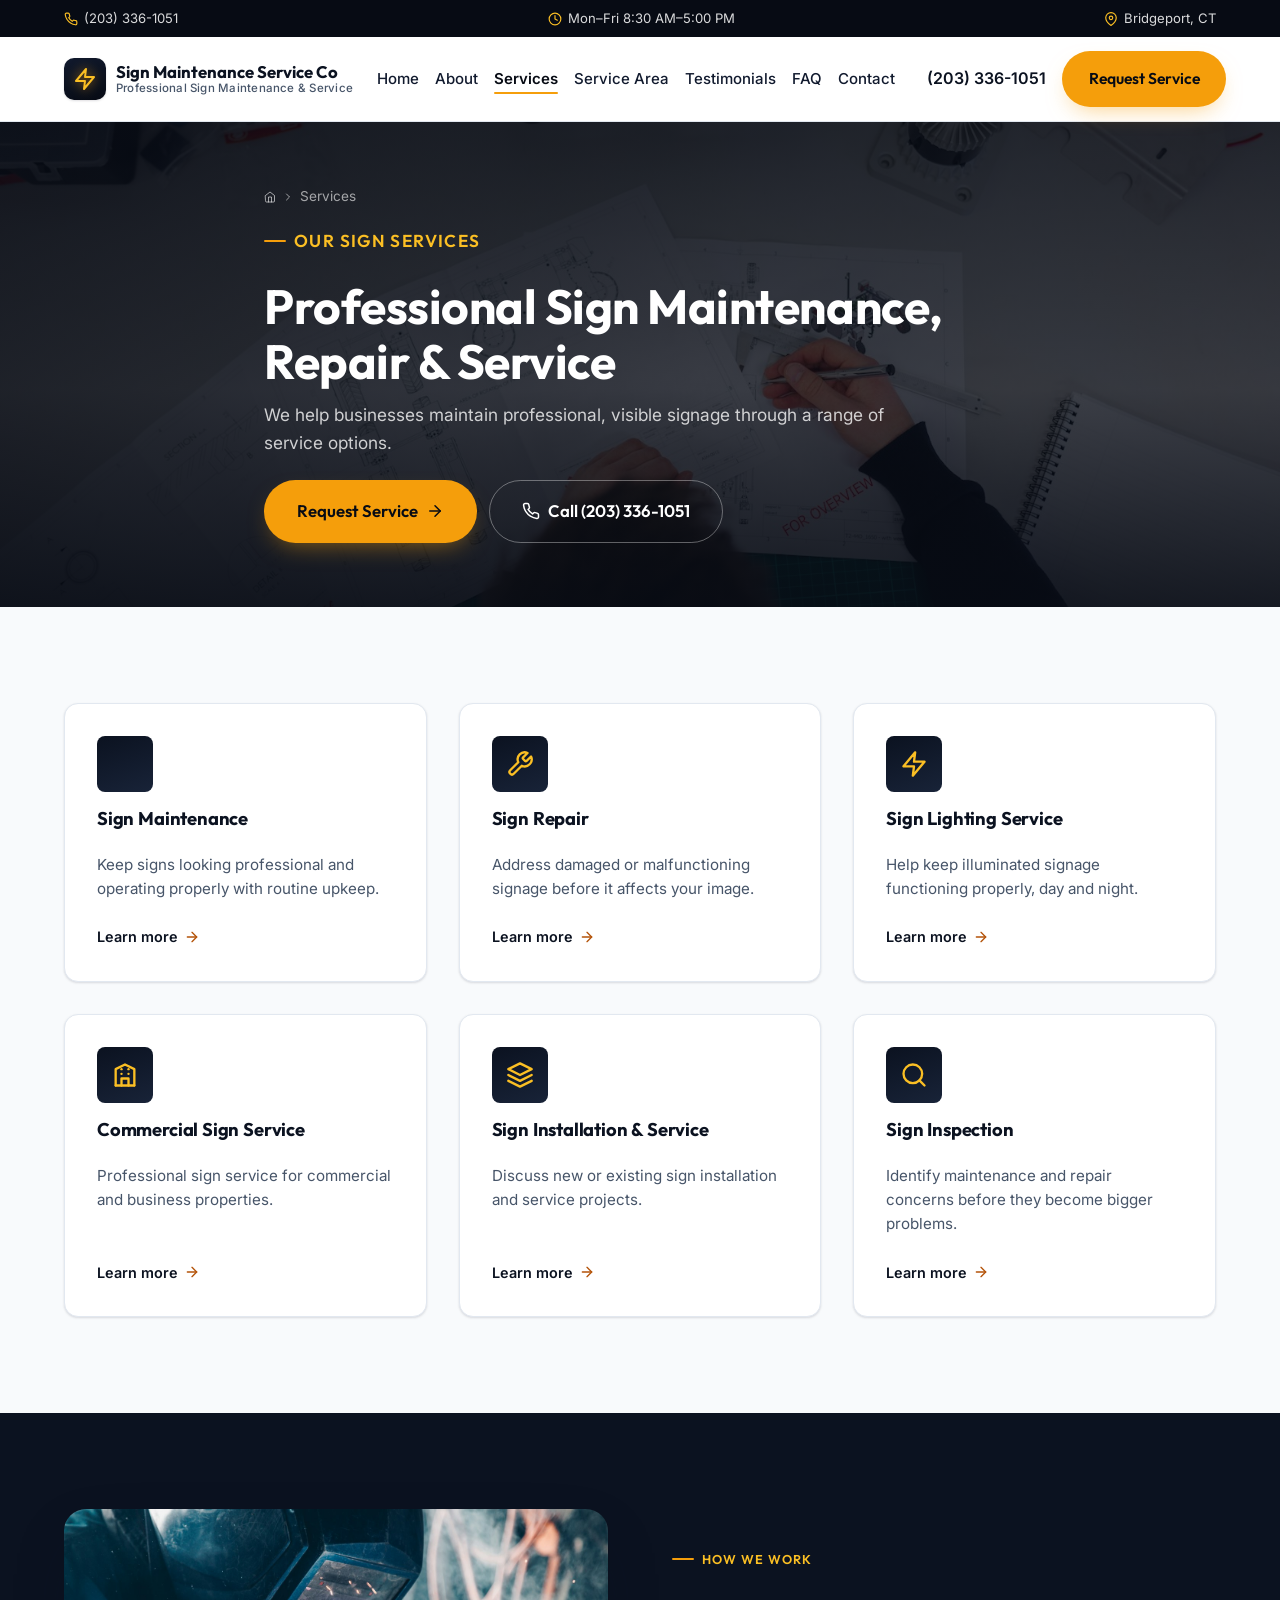
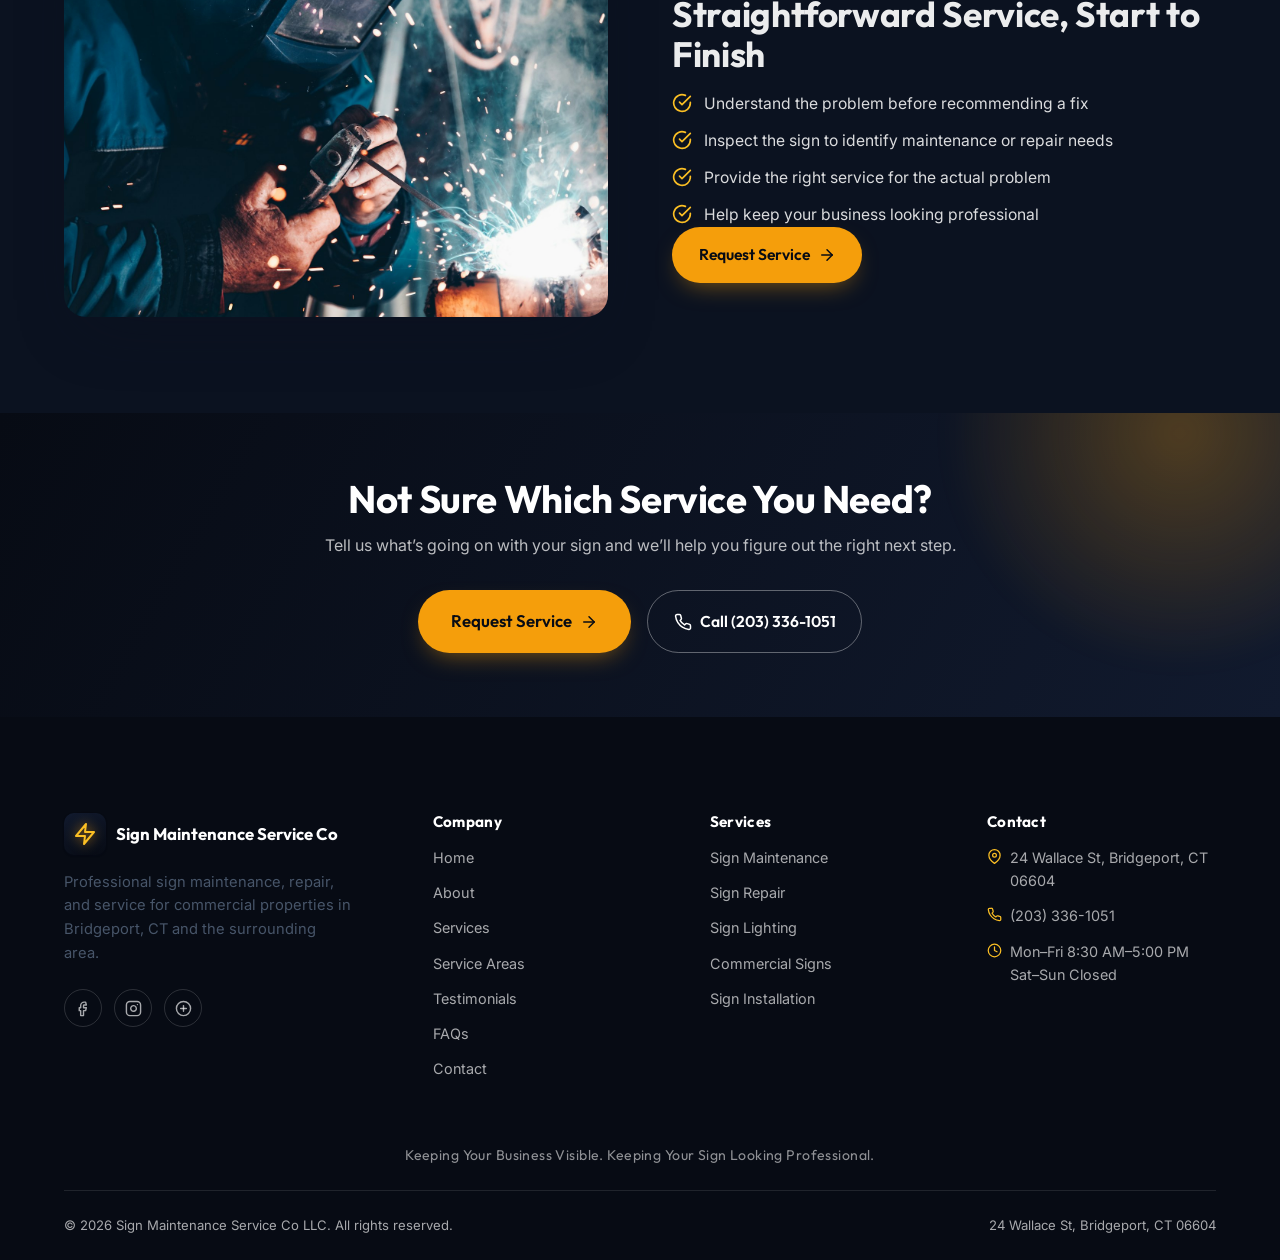
<file: services.html>
<!DOCTYPE html>
<html lang="en">
<head>
<meta charset="UTF-8" />
  <meta name="viewport" content="width=device-width, initial-scale=1.0" />
  <title>Sign Services | Maintenance, Repair, Lighting & More | Bridgeport CT</title>
  <meta name="description" content="Explore our full range of sign services: maintenance, repair, lighting, commercial sign service, installation, and inspection in Bridgeport, CT." />
  <link rel="canonical" href="https://signmaintenanceservice.com/services.html" />
  <meta property="og:type" content="website" />
  <meta property="og:title" content="Sign Services | Maintenance, Repair, Lighting & More | Bridgeport CT" />
  <meta property="og:description" content="Explore our full range of sign services: maintenance, repair, lighting, commercial sign service, installation, and inspection in Bridgeport, CT." />
  <meta property="og:image" content="images/blueprint-planning.jpg" />
  <meta name="theme-color" content="#0b1220" />
  <link rel="icon" href="data:image/svg+xml,%3Csvg xmlns='http://www.w3.org/2000/svg' viewBox='0 0 24 24'%3E%3Crect width='24' height='24' rx='6' fill='%230b1220'/%3E%3Cpath d='M8 15l3-8 3 8M9 12.5h4' stroke='%23f59e0b' stroke-width='1.8' fill='none' stroke-linecap='round' stroke-linejoin='round'/%3E%3C/svg%3E" />
  <link rel="preconnect" href="https://fonts.googleapis.com" />
  <link rel="preconnect" href="https://fonts.gstatic.com" crossorigin />
  <link href="https://fonts.googleapis.com/css2?family=Outfit:wght@400;500;600;700;800&family=Inter:wght@400;500;600;700&display=swap" rel="stylesheet" />
  <link rel="stylesheet" href="css/style.css" />
  <noscript><style>.reveal,.reveal-item{opacity:1!important;transform:none!important;}</style></noscript>
</head>
<body>
  <a class="skip-link" href="#main">Skip to content</a>

  <div class="top-strip">
    <div class="container">
      <a class="top-strip__item" href="tel:+12033361051">
        <svg viewBox="0 0 24 24" fill="none" stroke="currentColor" stroke-width="2" stroke-linecap="round" stroke-linejoin="round" aria-hidden="true"><path d="M22 16.92v3a2 2 0 0 1-2.18 2 19.79 19.79 0 0 1-8.63-3.07 19.5 19.5 0 0 1-6-6 19.79 19.79 0 0 1-3.07-8.67A2 2 0 0 1 4.11 2h3a2 2 0 0 1 2 1.72c.127.96.361 1.903.7 2.81a2 2 0 0 1-.45 2.11L8.09 9.91a16 16 0 0 0 6 6l1.27-1.27a2 2 0 0 1 2.11-.45c.907.339 1.85.573 2.81.7A2 2 0 0 1 22 16.92z"/></svg>
        <span>(203) 336-1051</span>
      </a>
      <span class="top-strip__item top-strip__hours">
        <svg viewBox="0 0 24 24" fill="none" stroke="currentColor" stroke-width="2" stroke-linecap="round" stroke-linejoin="round" aria-hidden="true"><circle cx="12" cy="12" r="10"/><polyline points="12 6 12 12 16 14"/></svg>
        <span>Mon&ndash;Fri 8:30 AM&ndash;5:00 PM</span>
      </span>
      <a class="top-strip__item" href="contact.html">
        <svg viewBox="0 0 24 24" fill="none" stroke="currentColor" stroke-width="2" stroke-linecap="round" stroke-linejoin="round" aria-hidden="true"><path d="M21 10c0 7-9 13-9 13s-9-6-9-13a9 9 0 0 1 18 0z"/><circle cx="12" cy="10" r="3"/></svg>
        <span>Bridgeport, CT</span>
      </a>
    </div>
  </div>

  <header class="site-header">
    <div class="container">
      <a class="brand" href="index.html">
        <span class="brand__mark"><svg viewBox="0 0 24 24" fill="none" stroke="currentColor" stroke-width="2" stroke-linecap="round" stroke-linejoin="round" aria-hidden="true"><polygon points="13 2 3 14 12 14 11 22 21 10 12 10 13 2"/></svg></span>
        <span class="brand__text">
          Sign Maintenance Service Co
          <small>Professional Sign Maintenance &amp; Service</small>
        </span>
      </a>

      <nav class="nav-desktop" aria-label="Primary">
        <ul>
            <li><a href="index.html">Home</a></li>
            <li><a href="about.html">About</a></li>
            <li><a href="services.html" aria-current="page">Services</a></li>
            <li><a href="service-area.html">Service Area</a></li>
            <li><a href="testimonials.html">Testimonials</a></li>
            <li><a href="faq.html">FAQ</a></li>
            <li><a href="contact.html">Contact</a></li>
        </ul>
      </nav>

      <div class="header-actions">
        <a class="header-call" href="tel:+12033361051">
          <svg viewBox="0 0 24 24" fill="none" stroke="currentColor" stroke-width="2" stroke-linecap="round" stroke-linejoin="round" aria-hidden="true"><path d="M22 16.92v3a2 2 0 0 1-2.18 2 19.79 19.79 0 0 1-8.63-3.07 19.5 19.5 0 0 1-6-6 19.79 19.79 0 0 1-3.07-8.67A2 2 0 0 1 4.11 2h3a2 2 0 0 1 2 1.72c.127.96.361 1.903.7 2.81a2 2 0 0 1-.45 2.11L8.09 9.91a16 16 0 0 0 6 6l1.27-1.27a2 2 0 0 1 2.11-.45c.907.339 1.85.573 2.81.7A2 2 0 0 1 22 16.92z"/></svg>
          <span>(203) 336-1051</span>
        </a>
        <a class="btn btn-primary" href="contact.html">Request Service</a>
        <button class="nav-toggle" aria-label="Open menu" aria-expanded="false" aria-controls="mobile-nav">
          <svg class="icon-open" viewBox="0 0 24 24" fill="none" stroke="currentColor" stroke-width="2" stroke-linecap="round" stroke-linejoin="round" aria-hidden="true"><line x1="3" y1="12" x2="21" y2="12"/><line x1="3" y1="6" x2="21" y2="6"/><line x1="3" y1="18" x2="21" y2="18"/></svg>
          <svg class="icon-close" viewBox="0 0 24 24" fill="none" stroke="currentColor" stroke-width="2" stroke-linecap="round" stroke-linejoin="round" aria-hidden="true"><line x1="18" y1="6" x2="6" y2="18"/><line x1="6" y1="6" x2="18" y2="18"/></svg>
        </button>
      </div>
    </div>
  </header>

  <nav class="mobile-nav" id="mobile-nav" aria-label="Mobile">
    <ul>
            <li><a href="index.html">Home</a></li>
            <li><a href="about.html">About</a></li>
            <li><a href="services.html" aria-current="page">Services</a></li>
            <li><a href="service-area.html">Service Area</a></li>
            <li><a href="testimonials.html">Testimonials</a></li>
            <li><a href="faq.html">FAQ</a></li>
            <li><a href="contact.html">Contact</a></li>
    </ul>
    <div class="mobile-nav__cta">
      <a class="btn btn-primary btn-block" href="contact.html">Request Service</a>
      <a class="btn btn-outline btn-block" href="tel:+12033361051"><svg viewBox="0 0 24 24" fill="none" stroke="currentColor" stroke-width="2" stroke-linecap="round" stroke-linejoin="round" aria-hidden="true"><path d="M22 16.92v3a2 2 0 0 1-2.18 2 19.79 19.79 0 0 1-8.63-3.07 19.5 19.5 0 0 1-6-6 19.79 19.79 0 0 1-3.07-8.67A2 2 0 0 1 4.11 2h3a2 2 0 0 1 2 1.72c.127.96.361 1.903.7 2.81a2 2 0 0 1-.45 2.11L8.09 9.91a16 16 0 0 0 6 6l1.27-1.27a2 2 0 0 1 2.11-.45c.907.339 1.85.573 2.81.7A2 2 0 0 1 22 16.92z"/></svg> Call (203) 336-1051</a>
    </div>
  </nav>

  <main id="main">
    <section class="page-banner">
      <div class="page-banner__bg" style="background-image:url('images/blueprint-planning.jpg')"></div>
      <div class="container">
        <div class="breadcrumb">
          <a href="index.html"><svg viewBox="0 0 24 24" fill="none" stroke="currentColor" stroke-width="2" stroke-linecap="round" stroke-linejoin="round" aria-hidden="true"><path d="M3 9l9-7 9 7v11a2 2 0 0 1-2 2H5a2 2 0 0 1-2-2z"/><polyline points="9 22 9 12 15 12 15 22"/></svg></a>
          <svg viewBox="0 0 24 24" fill="none" stroke="currentColor" stroke-width="2" stroke-linecap="round" stroke-linejoin="round" aria-hidden="true"><polyline points="9 18 15 12 9 6"/></svg>
          <span>Services</span>
        </div>
        <p class="eyebrow">Our Sign Services</p>
        <h1>Professional Sign Maintenance, Repair &amp; Service</h1>
        <p>We help businesses maintain professional, visible signage through a range of service options.</p>
        <div class="btn-row"><a class="btn btn-primary btn-lg" href="contact.html">Request Service <svg viewBox="0 0 24 24" fill="none" stroke="currentColor" stroke-width="2" stroke-linecap="round" stroke-linejoin="round" aria-hidden="true"><line x1="5" y1="12" x2="19" y2="12"/><polyline points="12 5 19 12 12 19"/></svg></a><a class="btn btn-outline btn-lg" href="tel:+12033361051"><svg viewBox="0 0 24 24" fill="none" stroke="currentColor" stroke-width="2" stroke-linecap="round" stroke-linejoin="round" aria-hidden="true"><path d="M22 16.92v3a2 2 0 0 1-2.18 2 19.79 19.79 0 0 1-8.63-3.07 19.5 19.5 0 0 1-6-6 19.79 19.79 0 0 1-3.07-8.67A2 2 0 0 1 4.11 2h3a2 2 0 0 1 2 1.72c.127.96.361 1.903.7 2.81a2 2 0 0 1-.45 2.11L8.09 9.91a16 16 0 0 0 6 6l1.27-1.27a2 2 0 0 1 2.11-.45c.907.339 1.85.573 2.81.7A2 2 0 0 1 22 16.92z"/></svg> Call (203) 336-1051</a></div>
      </div>
    </section>


    <section class="section">
      <div class="container">
        <div class="grid grid-3 reveal-stagger">
                  <div class="card service-card reveal-item">
          <span class="service-card__icon"><svg viewBox="0 0 24 24" fill="none" stroke="currentColor" stroke-width="2" stroke-linecap="round" stroke-linejoin="round" aria-hidden="true"></svg></span>
          <h3>Sign Maintenance</h3>
          <p>Keep signs looking professional and operating properly with routine upkeep.</p>
          <a class="service-card__link" href="sign-maintenance.html">Learn more <svg viewBox="0 0 24 24" fill="none" stroke="currentColor" stroke-width="2" stroke-linecap="round" stroke-linejoin="round" aria-hidden="true"><line x1="5" y1="12" x2="19" y2="12"/><polyline points="12 5 19 12 12 19"/></svg></a>
        </div>
        <div class="card service-card reveal-item">
          <span class="service-card__icon"><svg viewBox="0 0 24 24" fill="none" stroke="currentColor" stroke-width="2" stroke-linecap="round" stroke-linejoin="round" aria-hidden="true"><path d="M14.7 6.3a1 1 0 0 0 0 1.4l1.6 1.6a1 1 0 0 0 1.4 0l3.77-3.77a6 6 0 0 1-7.94 7.94l-6.91 6.91a2.12 2.12 0 0 1-3-3l6.91-6.91a6 6 0 0 1 7.94-7.94z"/></svg></span>
          <h3>Sign Repair</h3>
          <p>Address damaged or malfunctioning signage before it affects your image.</p>
          <a class="service-card__link" href="sign-repair.html">Learn more <svg viewBox="0 0 24 24" fill="none" stroke="currentColor" stroke-width="2" stroke-linecap="round" stroke-linejoin="round" aria-hidden="true"><line x1="5" y1="12" x2="19" y2="12"/><polyline points="12 5 19 12 12 19"/></svg></a>
        </div>
        <div class="card service-card reveal-item">
          <span class="service-card__icon"><svg viewBox="0 0 24 24" fill="none" stroke="currentColor" stroke-width="2" stroke-linecap="round" stroke-linejoin="round" aria-hidden="true"><polygon points="13 2 3 14 12 14 11 22 21 10 12 10 13 2"/></svg></span>
          <h3>Sign Lighting Service</h3>
          <p>Help keep illuminated signage functioning properly, day and night.</p>
          <a class="service-card__link" href="sign-lighting.html">Learn more <svg viewBox="0 0 24 24" fill="none" stroke="currentColor" stroke-width="2" stroke-linecap="round" stroke-linejoin="round" aria-hidden="true"><line x1="5" y1="12" x2="19" y2="12"/><polyline points="12 5 19 12 12 19"/></svg></a>
        </div>
        <div class="card service-card reveal-item">
          <span class="service-card__icon"><svg viewBox="0 0 24 24" fill="none" stroke="currentColor" stroke-width="2" stroke-linecap="round" stroke-linejoin="round" aria-hidden="true"><path d="M4 21V7l8-4 8 4v14"/><path d="M4 21h16"/><path d="M9 21v-6h6v6"/><path d="M9 11h.01"/><path d="M15 11h.01"/><path d="M9 7h.01"/><path d="M15 7h.01"/></svg></span>
          <h3>Commercial Sign Service</h3>
          <p>Professional sign service for commercial and business properties.</p>
          <a class="service-card__link" href="commercial-signs.html">Learn more <svg viewBox="0 0 24 24" fill="none" stroke="currentColor" stroke-width="2" stroke-linecap="round" stroke-linejoin="round" aria-hidden="true"><line x1="5" y1="12" x2="19" y2="12"/><polyline points="12 5 19 12 12 19"/></svg></a>
        </div>
        <div class="card service-card reveal-item">
          <span class="service-card__icon"><svg viewBox="0 0 24 24" fill="none" stroke="currentColor" stroke-width="2" stroke-linecap="round" stroke-linejoin="round" aria-hidden="true"><polygon points="12 2 2 7 12 12 22 7 12 2"/><polyline points="2 17 12 22 22 17"/><polyline points="2 12 12 17 22 12"/></svg></span>
          <h3>Sign Installation & Service</h3>
          <p>Discuss new or existing sign installation and service projects.</p>
          <a class="service-card__link" href="sign-installation.html">Learn more <svg viewBox="0 0 24 24" fill="none" stroke="currentColor" stroke-width="2" stroke-linecap="round" stroke-linejoin="round" aria-hidden="true"><line x1="5" y1="12" x2="19" y2="12"/><polyline points="12 5 19 12 12 19"/></svg></a>
        </div>
        <div class="card service-card reveal-item">
          <span class="service-card__icon"><svg viewBox="0 0 24 24" fill="none" stroke="currentColor" stroke-width="2" stroke-linecap="round" stroke-linejoin="round" aria-hidden="true"><circle cx="11" cy="11" r="8"/><line x1="21" y1="21" x2="16.65" y2="16.65"/></svg></span>
          <h3>Sign Inspection</h3>
          <p>Identify maintenance and repair concerns before they become bigger problems.</p>
          <a class="service-card__link" href="sign-maintenance.html#inspection">Learn more <svg viewBox="0 0 24 24" fill="none" stroke="currentColor" stroke-width="2" stroke-linecap="round" stroke-linejoin="round" aria-hidden="true"><line x1="5" y1="12" x2="19" y2="12"/><polyline points="12 5 19 12 12 19"/></svg></a>
        </div>
        </div>
      </div>
    </section>

    <section class="section section-dark">
      <div class="container">
        <div class="split reveal">
          <div class="split__media">
            <img src="images/fabrication-welding.jpg" alt="Fabrication and repair work for commercial signage" loading="lazy" width="900" height="675" />
          </div>
          <div class="split__body">
            <p class="eyebrow">How We Work</p>
            <h2>Straightforward Service, Start to Finish</h2>
            <ul class="list-check">
              <li><svg viewBox="0 0 24 24" fill="none" stroke="currentColor" stroke-width="2" stroke-linecap="round" stroke-linejoin="round" aria-hidden="true"><path d="M22 11.08V12a10 10 0 1 1-5.93-9.14"/><polyline points="22 4 12 14.01 9 11.01"/></svg><span>Understand the problem before recommending a fix</span></li>
              <li><svg viewBox="0 0 24 24" fill="none" stroke="currentColor" stroke-width="2" stroke-linecap="round" stroke-linejoin="round" aria-hidden="true"><path d="M22 11.08V12a10 10 0 1 1-5.93-9.14"/><polyline points="22 4 12 14.01 9 11.01"/></svg><span>Inspect the sign to identify maintenance or repair needs</span></li>
              <li><svg viewBox="0 0 24 24" fill="none" stroke="currentColor" stroke-width="2" stroke-linecap="round" stroke-linejoin="round" aria-hidden="true"><path d="M22 11.08V12a10 10 0 1 1-5.93-9.14"/><polyline points="22 4 12 14.01 9 11.01"/></svg><span>Provide the right service for the actual problem</span></li>
              <li><svg viewBox="0 0 24 24" fill="none" stroke="currentColor" stroke-width="2" stroke-linecap="round" stroke-linejoin="round" aria-hidden="true"><path d="M22 11.08V12a10 10 0 1 1-5.93-9.14"/><polyline points="22 4 12 14.01 9 11.01"/></svg><span>Help keep your business looking professional</span></li>
            </ul>
            <a class="btn btn-primary" href="contact.html">Request Service <svg viewBox="0 0 24 24" fill="none" stroke="currentColor" stroke-width="2" stroke-linecap="round" stroke-linejoin="round" aria-hidden="true"><line x1="5" y1="12" x2="19" y2="12"/><polyline points="12 5 19 12 12 19"/></svg></a>
          </div>
        </div>
      </div>
    </section>

    <section class="cta-band">
      <div class="container reveal">
        <h2>Not Sure Which Service You Need?</h2>
        <p>Tell us what&rsquo;s going on with your sign and we&rsquo;ll help you figure out the right next step.</p>
        <div class="btn-row">
          <a class="btn btn-primary btn-lg" href="contact.html">Request Service <svg viewBox="0 0 24 24" fill="none" stroke="currentColor" stroke-width="2" stroke-linecap="round" stroke-linejoin="round" aria-hidden="true"><line x1="5" y1="12" x2="19" y2="12"/><polyline points="12 5 19 12 12 19"/></svg></a>
          <a class="btn btn-outline" href="tel:+12033361051"><svg viewBox="0 0 24 24" fill="none" stroke="currentColor" stroke-width="2" stroke-linecap="round" stroke-linejoin="round" aria-hidden="true"><path d="M22 16.92v3a2 2 0 0 1-2.18 2 19.79 19.79 0 0 1-8.63-3.07 19.5 19.5 0 0 1-6-6 19.79 19.79 0 0 1-3.07-8.67A2 2 0 0 1 4.11 2h3a2 2 0 0 1 2 1.72c.127.96.361 1.903.7 2.81a2 2 0 0 1-.45 2.11L8.09 9.91a16 16 0 0 0 6 6l1.27-1.27a2 2 0 0 1 2.11-.45c.907.339 1.85.573 2.81.7A2 2 0 0 1 22 16.92z"/></svg> Call (203) 336-1051</a>
        </div>
      </div>
    </section>


  </main>
  <footer class="site-footer">
    <div class="container">
      <div class="footer-grid">
        <div class="footer-brand">
          <a class="brand" href="index.html">
            <span class="brand__mark"><svg viewBox="0 0 24 24" fill="none" stroke="currentColor" stroke-width="2" stroke-linecap="round" stroke-linejoin="round" aria-hidden="true"><polygon points="13 2 3 14 12 14 11 22 21 10 12 10 13 2"/></svg></span>
            <span class="brand__text">Sign Maintenance Service Co</span>
          </a>
          <p>Professional sign maintenance, repair, and service for commercial properties in Bridgeport, CT and the surrounding area.</p>
          <div class="footer-social">
            <a href="#" aria-label="Facebook"><svg viewBox="0 0 24 24" fill="none" stroke="currentColor" stroke-width="2" stroke-linecap="round" stroke-linejoin="round" aria-hidden="true"><path d="M15 3h-2a5 5 0 0 0-5 5v3H6v4h2v7h4v-7h3l1-4h-4V8a1 1 0 0 1 1-1h3z"/></svg></a>
            <a href="#" aria-label="Instagram"><svg viewBox="0 0 24 24" fill="none" stroke="currentColor" stroke-width="2" stroke-linecap="round" stroke-linejoin="round" aria-hidden="true"><rect x="2" y="2" width="20" height="20" rx="5"/><path d="M16 11.37A4 4 0 1 1 12.63 8 4 4 0 0 1 16 11.37z"/><line x1="17.5" y1="6.5" x2="17.51" y2="6.5"/></svg></a>
            <a href="#" aria-label="Google Reviews"><svg viewBox="0 0 24 24" fill="none" stroke="currentColor" stroke-width="2" stroke-linecap="round" stroke-linejoin="round" aria-hidden="true"><circle cx="12" cy="12" r="10"/><path d="M8 12h8"/><path d="M12 8v8"/></svg></a>
          </div>
        </div>
        <div class="footer-col">
          <h4>Company</h4>
          <ul>
          <li><a href="index.html">Home</a></li>
          <li><a href="about.html">About</a></li>
          <li><a href="services.html">Services</a></li>
          <li><a href="service-area.html">Service Areas</a></li>
          <li><a href="testimonials.html">Testimonials</a></li>
          <li><a href="faq.html">FAQs</a></li>
          <li><a href="contact.html">Contact</a></li>
          </ul>
        </div>
        <div class="footer-col">
          <h4>Services</h4>
          <ul>
          <li><a href="sign-maintenance.html">Sign Maintenance</a></li>
          <li><a href="sign-repair.html">Sign Repair</a></li>
          <li><a href="sign-lighting.html">Sign Lighting</a></li>
          <li><a href="commercial-signs.html">Commercial Signs</a></li>
          <li><a href="sign-installation.html">Sign Installation</a></li>
          </ul>
        </div>
        <div class="footer-col">
          <h4>Contact</h4>
          <ul>
            <li><svg viewBox="0 0 24 24" fill="none" stroke="currentColor" stroke-width="2" stroke-linecap="round" stroke-linejoin="round" aria-hidden="true"><path d="M21 10c0 7-9 13-9 13s-9-6-9-13a9 9 0 0 1 18 0z"/><circle cx="12" cy="10" r="3"/></svg><span>24 Wallace St, Bridgeport, CT 06604</span></li>
            <li><svg viewBox="0 0 24 24" fill="none" stroke="currentColor" stroke-width="2" stroke-linecap="round" stroke-linejoin="round" aria-hidden="true"><path d="M22 16.92v3a2 2 0 0 1-2.18 2 19.79 19.79 0 0 1-8.63-3.07 19.5 19.5 0 0 1-6-6 19.79 19.79 0 0 1-3.07-8.67A2 2 0 0 1 4.11 2h3a2 2 0 0 1 2 1.72c.127.96.361 1.903.7 2.81a2 2 0 0 1-.45 2.11L8.09 9.91a16 16 0 0 0 6 6l1.27-1.27a2 2 0 0 1 2.11-.45c.907.339 1.85.573 2.81.7A2 2 0 0 1 22 16.92z"/></svg><a href="tel:+12033361051">(203) 336-1051</a></li>
            <li><svg viewBox="0 0 24 24" fill="none" stroke="currentColor" stroke-width="2" stroke-linecap="round" stroke-linejoin="round" aria-hidden="true"><circle cx="12" cy="12" r="10"/><polyline points="12 6 12 12 16 14"/></svg><span>Mon&ndash;Fri 8:30 AM&ndash;5:00 PM<br/>Sat&ndash;Sun Closed</span></li>
          </ul>
        </div>
      </div>
    </div>
    <p class="footer-tagline">Keeping Your Business Visible. Keeping Your Sign Looking Professional.</p>
    <div class="container">
      <div class="footer-bottom">
        <span>&copy; <span id="year"></span> Sign Maintenance Service Co LLC. All rights reserved.</span>
        <span>24 Wallace St, Bridgeport, CT 06604</span>
      </div>
    </div>
  </footer>

  <div class="mobile-call-bar">
    <a href="contact.html"><svg viewBox="0 0 24 24" fill="none" stroke="currentColor" stroke-width="2" stroke-linecap="round" stroke-linejoin="round" aria-hidden="true"><path d="M4 4h16c1.1 0 2 .9 2 2v12c0 1.1-.9 2-2 2H4c-1.1 0-2-.9-2-2V6c0-1.1.9-2 2-2z"/><polyline points="22 6 12 13 2 6"/></svg> Request Service</a>
    <a class="primary" href="tel:+12033361051"><svg viewBox="0 0 24 24" fill="none" stroke="currentColor" stroke-width="2" stroke-linecap="round" stroke-linejoin="round" aria-hidden="true"><path d="M22 16.92v3a2 2 0 0 1-2.18 2 19.79 19.79 0 0 1-8.63-3.07 19.5 19.5 0 0 1-6-6 19.79 19.79 0 0 1-3.07-8.67A2 2 0 0 1 4.11 2h3a2 2 0 0 1 2 1.72c.127.96.361 1.903.7 2.81a2 2 0 0 1-.45 2.11L8.09 9.91a16 16 0 0 0 6 6l1.27-1.27a2 2 0 0 1 2.11-.45c.907.339 1.85.573 2.81.7A2 2 0 0 1 22 16.92z"/></svg> Call Now</a>
  </div>

  <button class="back-to-top" aria-label="Back to top"><svg viewBox="0 0 24 24" fill="none" stroke="currentColor" stroke-width="2" stroke-linecap="round" stroke-linejoin="round" aria-hidden="true"><line x1="12" y1="19" x2="12" y2="5"/><polyline points="5 12 12 5 19 12"/></svg></button>

  <script>document.getElementById('year').textContent = new Date().getFullYear();</script>
  <script src="js/main.js"></script>

</body>
</html>
</file>
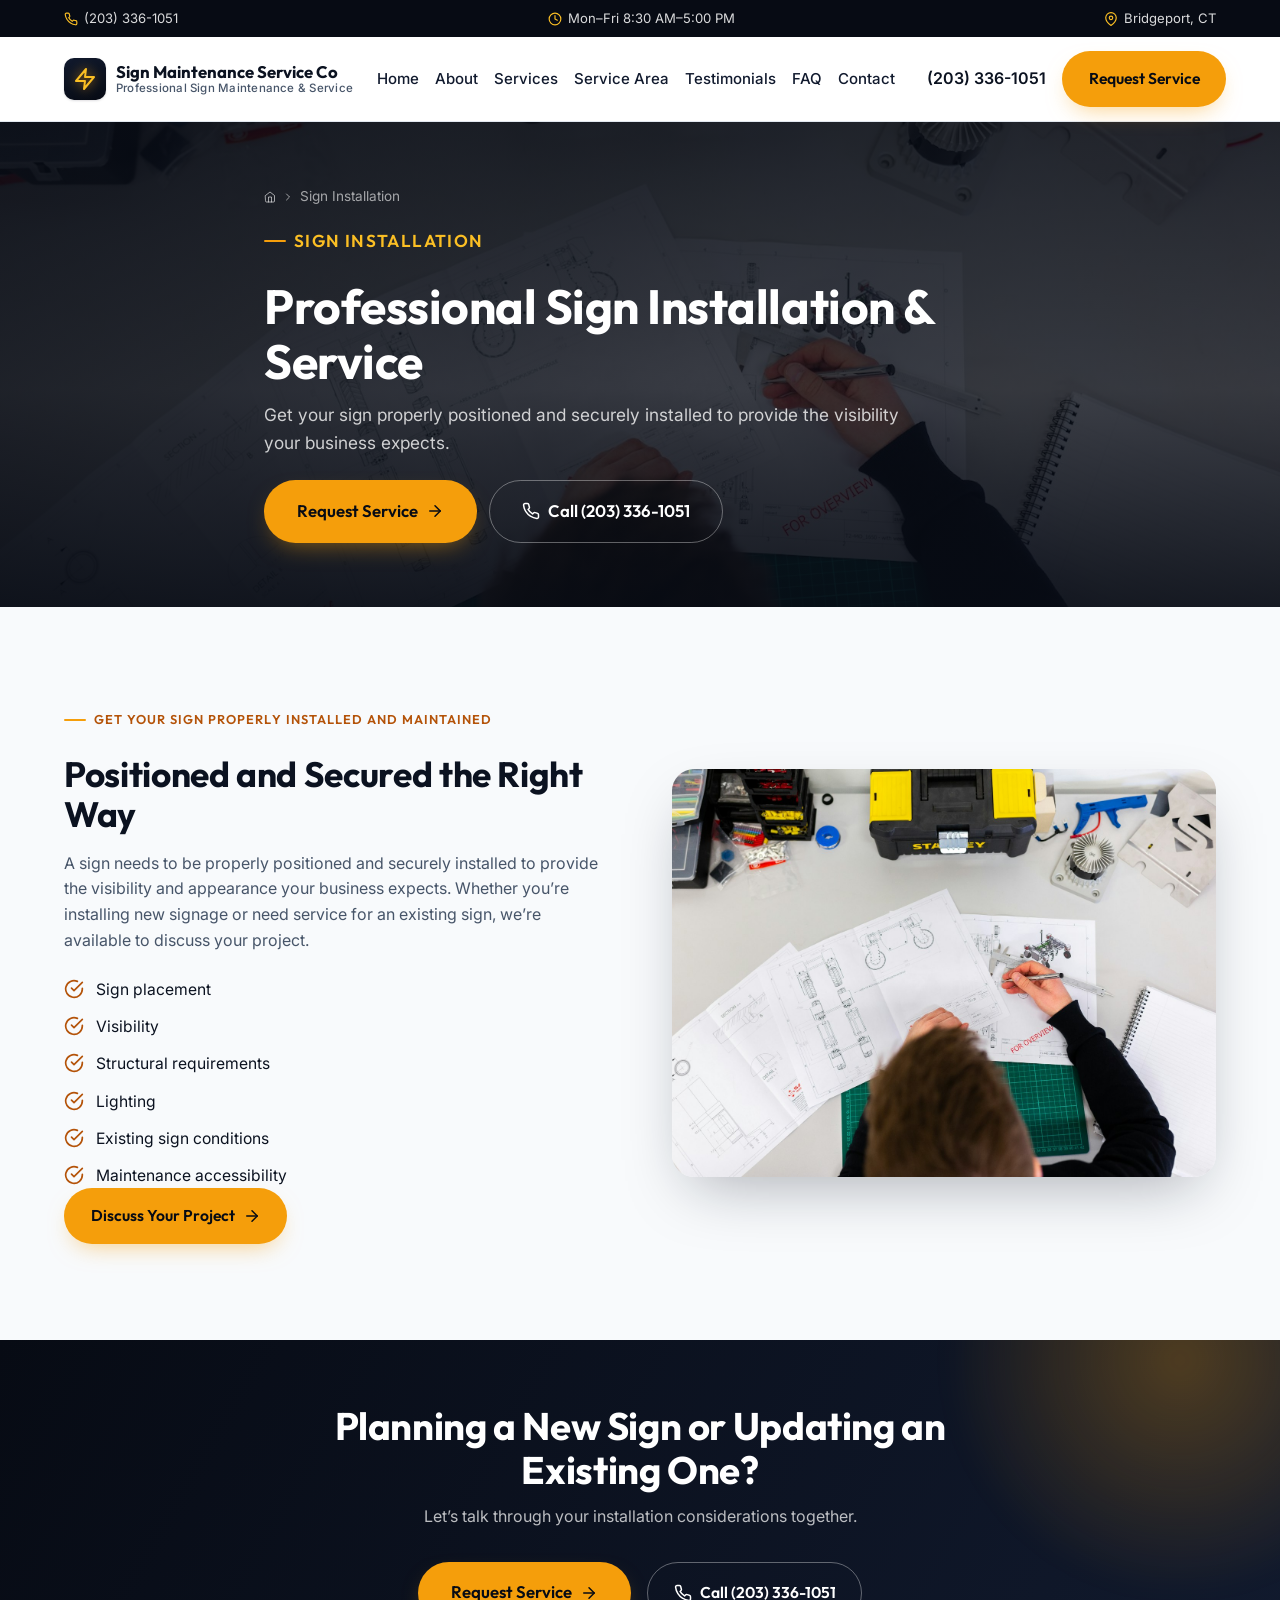
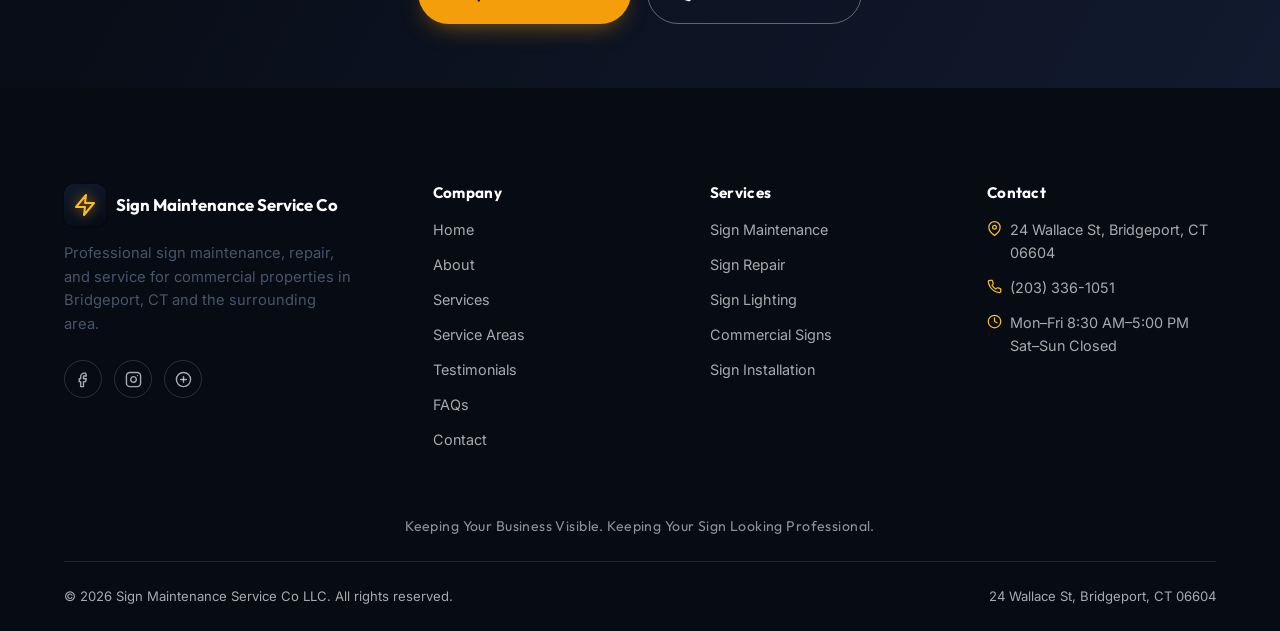
<file: sign-installation.html>
<!DOCTYPE html>
<html lang="en">
<head>
<meta charset="UTF-8" />
  <meta name="viewport" content="width=device-width, initial-scale=1.0" />
  <title>Sign Installation Bridgeport CT | Sign Maintenance Service Co LLC</title>
  <meta name="description" content="Sign installation and service in Bridgeport, CT. We help with sign placement, visibility, structural requirements, and lighting considerations." />
  <link rel="canonical" href="https://signmaintenanceservice.com/sign-installation.html" />
  <meta property="og:type" content="website" />
  <meta property="og:title" content="Sign Installation Bridgeport CT | Sign Maintenance Service Co LLC" />
  <meta property="og:description" content="Sign installation and service in Bridgeport, CT. We help with sign placement, visibility, structural requirements, and lighting considerations." />
  <meta property="og:image" content="images/blueprint-planning.jpg" />
  <meta name="theme-color" content="#0b1220" />
  <link rel="icon" href="data:image/svg+xml,%3Csvg xmlns='http://www.w3.org/2000/svg' viewBox='0 0 24 24'%3E%3Crect width='24' height='24' rx='6' fill='%230b1220'/%3E%3Cpath d='M8 15l3-8 3 8M9 12.5h4' stroke='%23f59e0b' stroke-width='1.8' fill='none' stroke-linecap='round' stroke-linejoin='round'/%3E%3C/svg%3E" />
  <link rel="preconnect" href="https://fonts.googleapis.com" />
  <link rel="preconnect" href="https://fonts.gstatic.com" crossorigin />
  <link href="https://fonts.googleapis.com/css2?family=Outfit:wght@400;500;600;700;800&family=Inter:wght@400;500;600;700&display=swap" rel="stylesheet" />
  <link rel="stylesheet" href="css/style.css" />
  <noscript><style>.reveal,.reveal-item{opacity:1!important;transform:none!important;}</style></noscript>
</head>
<body>
  <a class="skip-link" href="#main">Skip to content</a>

  <div class="top-strip">
    <div class="container">
      <a class="top-strip__item" href="tel:+12033361051">
        <svg viewBox="0 0 24 24" fill="none" stroke="currentColor" stroke-width="2" stroke-linecap="round" stroke-linejoin="round" aria-hidden="true"><path d="M22 16.92v3a2 2 0 0 1-2.18 2 19.79 19.79 0 0 1-8.63-3.07 19.5 19.5 0 0 1-6-6 19.79 19.79 0 0 1-3.07-8.67A2 2 0 0 1 4.11 2h3a2 2 0 0 1 2 1.72c.127.96.361 1.903.7 2.81a2 2 0 0 1-.45 2.11L8.09 9.91a16 16 0 0 0 6 6l1.27-1.27a2 2 0 0 1 2.11-.45c.907.339 1.85.573 2.81.7A2 2 0 0 1 22 16.92z"/></svg>
        <span>(203) 336-1051</span>
      </a>
      <span class="top-strip__item top-strip__hours">
        <svg viewBox="0 0 24 24" fill="none" stroke="currentColor" stroke-width="2" stroke-linecap="round" stroke-linejoin="round" aria-hidden="true"><circle cx="12" cy="12" r="10"/><polyline points="12 6 12 12 16 14"/></svg>
        <span>Mon&ndash;Fri 8:30 AM&ndash;5:00 PM</span>
      </span>
      <a class="top-strip__item" href="contact.html">
        <svg viewBox="0 0 24 24" fill="none" stroke="currentColor" stroke-width="2" stroke-linecap="round" stroke-linejoin="round" aria-hidden="true"><path d="M21 10c0 7-9 13-9 13s-9-6-9-13a9 9 0 0 1 18 0z"/><circle cx="12" cy="10" r="3"/></svg>
        <span>Bridgeport, CT</span>
      </a>
    </div>
  </div>

  <header class="site-header">
    <div class="container">
      <a class="brand" href="index.html">
        <span class="brand__mark"><svg viewBox="0 0 24 24" fill="none" stroke="currentColor" stroke-width="2" stroke-linecap="round" stroke-linejoin="round" aria-hidden="true"><polygon points="13 2 3 14 12 14 11 22 21 10 12 10 13 2"/></svg></span>
        <span class="brand__text">
          Sign Maintenance Service Co
          <small>Professional Sign Maintenance &amp; Service</small>
        </span>
      </a>

      <nav class="nav-desktop" aria-label="Primary">
        <ul>
            <li><a href="index.html">Home</a></li>
            <li><a href="about.html">About</a></li>
            <li><a href="services.html">Services</a></li>
            <li><a href="service-area.html">Service Area</a></li>
            <li><a href="testimonials.html">Testimonials</a></li>
            <li><a href="faq.html">FAQ</a></li>
            <li><a href="contact.html">Contact</a></li>
        </ul>
      </nav>

      <div class="header-actions">
        <a class="header-call" href="tel:+12033361051">
          <svg viewBox="0 0 24 24" fill="none" stroke="currentColor" stroke-width="2" stroke-linecap="round" stroke-linejoin="round" aria-hidden="true"><path d="M22 16.92v3a2 2 0 0 1-2.18 2 19.79 19.79 0 0 1-8.63-3.07 19.5 19.5 0 0 1-6-6 19.79 19.79 0 0 1-3.07-8.67A2 2 0 0 1 4.11 2h3a2 2 0 0 1 2 1.72c.127.96.361 1.903.7 2.81a2 2 0 0 1-.45 2.11L8.09 9.91a16 16 0 0 0 6 6l1.27-1.27a2 2 0 0 1 2.11-.45c.907.339 1.85.573 2.81.7A2 2 0 0 1 22 16.92z"/></svg>
          <span>(203) 336-1051</span>
        </a>
        <a class="btn btn-primary" href="contact.html">Request Service</a>
        <button class="nav-toggle" aria-label="Open menu" aria-expanded="false" aria-controls="mobile-nav">
          <svg class="icon-open" viewBox="0 0 24 24" fill="none" stroke="currentColor" stroke-width="2" stroke-linecap="round" stroke-linejoin="round" aria-hidden="true"><line x1="3" y1="12" x2="21" y2="12"/><line x1="3" y1="6" x2="21" y2="6"/><line x1="3" y1="18" x2="21" y2="18"/></svg>
          <svg class="icon-close" viewBox="0 0 24 24" fill="none" stroke="currentColor" stroke-width="2" stroke-linecap="round" stroke-linejoin="round" aria-hidden="true"><line x1="18" y1="6" x2="6" y2="18"/><line x1="6" y1="6" x2="18" y2="18"/></svg>
        </button>
      </div>
    </div>
  </header>

  <nav class="mobile-nav" id="mobile-nav" aria-label="Mobile">
    <ul>
            <li><a href="index.html">Home</a></li>
            <li><a href="about.html">About</a></li>
            <li><a href="services.html">Services</a></li>
            <li><a href="service-area.html">Service Area</a></li>
            <li><a href="testimonials.html">Testimonials</a></li>
            <li><a href="faq.html">FAQ</a></li>
            <li><a href="contact.html">Contact</a></li>
    </ul>
    <div class="mobile-nav__cta">
      <a class="btn btn-primary btn-block" href="contact.html">Request Service</a>
      <a class="btn btn-outline btn-block" href="tel:+12033361051"><svg viewBox="0 0 24 24" fill="none" stroke="currentColor" stroke-width="2" stroke-linecap="round" stroke-linejoin="round" aria-hidden="true"><path d="M22 16.92v3a2 2 0 0 1-2.18 2 19.79 19.79 0 0 1-8.63-3.07 19.5 19.5 0 0 1-6-6 19.79 19.79 0 0 1-3.07-8.67A2 2 0 0 1 4.11 2h3a2 2 0 0 1 2 1.72c.127.96.361 1.903.7 2.81a2 2 0 0 1-.45 2.11L8.09 9.91a16 16 0 0 0 6 6l1.27-1.27a2 2 0 0 1 2.11-.45c.907.339 1.85.573 2.81.7A2 2 0 0 1 22 16.92z"/></svg> Call (203) 336-1051</a>
    </div>
  </nav>

  <main id="main">
    <section class="page-banner">
      <div class="page-banner__bg" style="background-image:url('images/blueprint-planning.jpg')"></div>
      <div class="container">
        <div class="breadcrumb">
          <a href="index.html"><svg viewBox="0 0 24 24" fill="none" stroke="currentColor" stroke-width="2" stroke-linecap="round" stroke-linejoin="round" aria-hidden="true"><path d="M3 9l9-7 9 7v11a2 2 0 0 1-2 2H5a2 2 0 0 1-2-2z"/><polyline points="9 22 9 12 15 12 15 22"/></svg></a>
          <svg viewBox="0 0 24 24" fill="none" stroke="currentColor" stroke-width="2" stroke-linecap="round" stroke-linejoin="round" aria-hidden="true"><polyline points="9 18 15 12 9 6"/></svg>
          <span>Sign Installation</span>
        </div>
        <p class="eyebrow">Sign Installation</p>
        <h1>Professional Sign Installation &amp; Service</h1>
        <p>Get your sign properly positioned and securely installed to provide the visibility your business expects.</p>
        <div class="btn-row"><a class="btn btn-primary btn-lg" href="contact.html">Request Service <svg viewBox="0 0 24 24" fill="none" stroke="currentColor" stroke-width="2" stroke-linecap="round" stroke-linejoin="round" aria-hidden="true"><line x1="5" y1="12" x2="19" y2="12"/><polyline points="12 5 19 12 12 19"/></svg></a><a class="btn btn-outline btn-lg" href="tel:+12033361051"><svg viewBox="0 0 24 24" fill="none" stroke="currentColor" stroke-width="2" stroke-linecap="round" stroke-linejoin="round" aria-hidden="true"><path d="M22 16.92v3a2 2 0 0 1-2.18 2 19.79 19.79 0 0 1-8.63-3.07 19.5 19.5 0 0 1-6-6 19.79 19.79 0 0 1-3.07-8.67A2 2 0 0 1 4.11 2h3a2 2 0 0 1 2 1.72c.127.96.361 1.903.7 2.81a2 2 0 0 1-.45 2.11L8.09 9.91a16 16 0 0 0 6 6l1.27-1.27a2 2 0 0 1 2.11-.45c.907.339 1.85.573 2.81.7A2 2 0 0 1 22 16.92z"/></svg> Call (203) 336-1051</a></div>
      </div>
    </section>


    <section class="section">
      <div class="container">
        <div class="split reverse reveal">
          <div class="split__media">
            <img src="images/blueprint-planning.jpg" alt="Planning a sign installation project" loading="lazy" width="900" height="675" />
          </div>
          <div class="split__body">
            <p class="eyebrow">Get Your Sign Properly Installed and Maintained</p>
            <h2>Positioned and Secured the Right Way</h2>
            <p>A sign needs to be properly positioned and securely installed to provide the visibility and appearance your business expects. Whether you&rsquo;re installing new signage or need service for an existing sign, we&rsquo;re available to discuss your project.</p>
            <ul class="list-check">
                        <li><svg viewBox="0 0 24 24" fill="none" stroke="currentColor" stroke-width="2" stroke-linecap="round" stroke-linejoin="round" aria-hidden="true"><path d="M22 11.08V12a10 10 0 1 1-5.93-9.14"/><polyline points="22 4 12 14.01 9 11.01"/></svg><span>Sign placement</span></li>
          <li><svg viewBox="0 0 24 24" fill="none" stroke="currentColor" stroke-width="2" stroke-linecap="round" stroke-linejoin="round" aria-hidden="true"><path d="M22 11.08V12a10 10 0 1 1-5.93-9.14"/><polyline points="22 4 12 14.01 9 11.01"/></svg><span>Visibility</span></li>
          <li><svg viewBox="0 0 24 24" fill="none" stroke="currentColor" stroke-width="2" stroke-linecap="round" stroke-linejoin="round" aria-hidden="true"><path d="M22 11.08V12a10 10 0 1 1-5.93-9.14"/><polyline points="22 4 12 14.01 9 11.01"/></svg><span>Structural requirements</span></li>
          <li><svg viewBox="0 0 24 24" fill="none" stroke="currentColor" stroke-width="2" stroke-linecap="round" stroke-linejoin="round" aria-hidden="true"><path d="M22 11.08V12a10 10 0 1 1-5.93-9.14"/><polyline points="22 4 12 14.01 9 11.01"/></svg><span>Lighting</span></li>
          <li><svg viewBox="0 0 24 24" fill="none" stroke="currentColor" stroke-width="2" stroke-linecap="round" stroke-linejoin="round" aria-hidden="true"><path d="M22 11.08V12a10 10 0 1 1-5.93-9.14"/><polyline points="22 4 12 14.01 9 11.01"/></svg><span>Existing sign conditions</span></li>
          <li><svg viewBox="0 0 24 24" fill="none" stroke="currentColor" stroke-width="2" stroke-linecap="round" stroke-linejoin="round" aria-hidden="true"><path d="M22 11.08V12a10 10 0 1 1-5.93-9.14"/><polyline points="22 4 12 14.01 9 11.01"/></svg><span>Maintenance accessibility</span></li>
            </ul>
            <a class="btn btn-primary" href="contact.html">Discuss Your Project <svg viewBox="0 0 24 24" fill="none" stroke="currentColor" stroke-width="2" stroke-linecap="round" stroke-linejoin="round" aria-hidden="true"><line x1="5" y1="12" x2="19" y2="12"/><polyline points="12 5 19 12 12 19"/></svg></a>
          </div>
        </div>
      </div>
    </section>

    <section class="cta-band">
      <div class="container reveal">
        <h2>Planning a New Sign or Updating an Existing One?</h2>
        <p>Let&rsquo;s talk through your installation considerations together.</p>
        <div class="btn-row">
          <a class="btn btn-primary btn-lg" href="contact.html">Request Service <svg viewBox="0 0 24 24" fill="none" stroke="currentColor" stroke-width="2" stroke-linecap="round" stroke-linejoin="round" aria-hidden="true"><line x1="5" y1="12" x2="19" y2="12"/><polyline points="12 5 19 12 12 19"/></svg></a>
          <a class="btn btn-outline" href="tel:+12033361051"><svg viewBox="0 0 24 24" fill="none" stroke="currentColor" stroke-width="2" stroke-linecap="round" stroke-linejoin="round" aria-hidden="true"><path d="M22 16.92v3a2 2 0 0 1-2.18 2 19.79 19.79 0 0 1-8.63-3.07 19.5 19.5 0 0 1-6-6 19.79 19.79 0 0 1-3.07-8.67A2 2 0 0 1 4.11 2h3a2 2 0 0 1 2 1.72c.127.96.361 1.903.7 2.81a2 2 0 0 1-.45 2.11L8.09 9.91a16 16 0 0 0 6 6l1.27-1.27a2 2 0 0 1 2.11-.45c.907.339 1.85.573 2.81.7A2 2 0 0 1 22 16.92z"/></svg> Call (203) 336-1051</a>
        </div>
      </div>
    </section>


  </main>
  <footer class="site-footer">
    <div class="container">
      <div class="footer-grid">
        <div class="footer-brand">
          <a class="brand" href="index.html">
            <span class="brand__mark"><svg viewBox="0 0 24 24" fill="none" stroke="currentColor" stroke-width="2" stroke-linecap="round" stroke-linejoin="round" aria-hidden="true"><polygon points="13 2 3 14 12 14 11 22 21 10 12 10 13 2"/></svg></span>
            <span class="brand__text">Sign Maintenance Service Co</span>
          </a>
          <p>Professional sign maintenance, repair, and service for commercial properties in Bridgeport, CT and the surrounding area.</p>
          <div class="footer-social">
            <a href="#" aria-label="Facebook"><svg viewBox="0 0 24 24" fill="none" stroke="currentColor" stroke-width="2" stroke-linecap="round" stroke-linejoin="round" aria-hidden="true"><path d="M15 3h-2a5 5 0 0 0-5 5v3H6v4h2v7h4v-7h3l1-4h-4V8a1 1 0 0 1 1-1h3z"/></svg></a>
            <a href="#" aria-label="Instagram"><svg viewBox="0 0 24 24" fill="none" stroke="currentColor" stroke-width="2" stroke-linecap="round" stroke-linejoin="round" aria-hidden="true"><rect x="2" y="2" width="20" height="20" rx="5"/><path d="M16 11.37A4 4 0 1 1 12.63 8 4 4 0 0 1 16 11.37z"/><line x1="17.5" y1="6.5" x2="17.51" y2="6.5"/></svg></a>
            <a href="#" aria-label="Google Reviews"><svg viewBox="0 0 24 24" fill="none" stroke="currentColor" stroke-width="2" stroke-linecap="round" stroke-linejoin="round" aria-hidden="true"><circle cx="12" cy="12" r="10"/><path d="M8 12h8"/><path d="M12 8v8"/></svg></a>
          </div>
        </div>
        <div class="footer-col">
          <h4>Company</h4>
          <ul>
          <li><a href="index.html">Home</a></li>
          <li><a href="about.html">About</a></li>
          <li><a href="services.html">Services</a></li>
          <li><a href="service-area.html">Service Areas</a></li>
          <li><a href="testimonials.html">Testimonials</a></li>
          <li><a href="faq.html">FAQs</a></li>
          <li><a href="contact.html">Contact</a></li>
          </ul>
        </div>
        <div class="footer-col">
          <h4>Services</h4>
          <ul>
          <li><a href="sign-maintenance.html">Sign Maintenance</a></li>
          <li><a href="sign-repair.html">Sign Repair</a></li>
          <li><a href="sign-lighting.html">Sign Lighting</a></li>
          <li><a href="commercial-signs.html">Commercial Signs</a></li>
          <li><a href="sign-installation.html">Sign Installation</a></li>
          </ul>
        </div>
        <div class="footer-col">
          <h4>Contact</h4>
          <ul>
            <li><svg viewBox="0 0 24 24" fill="none" stroke="currentColor" stroke-width="2" stroke-linecap="round" stroke-linejoin="round" aria-hidden="true"><path d="M21 10c0 7-9 13-9 13s-9-6-9-13a9 9 0 0 1 18 0z"/><circle cx="12" cy="10" r="3"/></svg><span>24 Wallace St, Bridgeport, CT 06604</span></li>
            <li><svg viewBox="0 0 24 24" fill="none" stroke="currentColor" stroke-width="2" stroke-linecap="round" stroke-linejoin="round" aria-hidden="true"><path d="M22 16.92v3a2 2 0 0 1-2.18 2 19.79 19.79 0 0 1-8.63-3.07 19.5 19.5 0 0 1-6-6 19.79 19.79 0 0 1-3.07-8.67A2 2 0 0 1 4.11 2h3a2 2 0 0 1 2 1.72c.127.96.361 1.903.7 2.81a2 2 0 0 1-.45 2.11L8.09 9.91a16 16 0 0 0 6 6l1.27-1.27a2 2 0 0 1 2.11-.45c.907.339 1.85.573 2.81.7A2 2 0 0 1 22 16.92z"/></svg><a href="tel:+12033361051">(203) 336-1051</a></li>
            <li><svg viewBox="0 0 24 24" fill="none" stroke="currentColor" stroke-width="2" stroke-linecap="round" stroke-linejoin="round" aria-hidden="true"><circle cx="12" cy="12" r="10"/><polyline points="12 6 12 12 16 14"/></svg><span>Mon&ndash;Fri 8:30 AM&ndash;5:00 PM<br/>Sat&ndash;Sun Closed</span></li>
          </ul>
        </div>
      </div>
    </div>
    <p class="footer-tagline">Keeping Your Business Visible. Keeping Your Sign Looking Professional.</p>
    <div class="container">
      <div class="footer-bottom">
        <span>&copy; <span id="year"></span> Sign Maintenance Service Co LLC. All rights reserved.</span>
        <span>24 Wallace St, Bridgeport, CT 06604</span>
      </div>
    </div>
  </footer>

  <div class="mobile-call-bar">
    <a href="contact.html"><svg viewBox="0 0 24 24" fill="none" stroke="currentColor" stroke-width="2" stroke-linecap="round" stroke-linejoin="round" aria-hidden="true"><path d="M4 4h16c1.1 0 2 .9 2 2v12c0 1.1-.9 2-2 2H4c-1.1 0-2-.9-2-2V6c0-1.1.9-2 2-2z"/><polyline points="22 6 12 13 2 6"/></svg> Request Service</a>
    <a class="primary" href="tel:+12033361051"><svg viewBox="0 0 24 24" fill="none" stroke="currentColor" stroke-width="2" stroke-linecap="round" stroke-linejoin="round" aria-hidden="true"><path d="M22 16.92v3a2 2 0 0 1-2.18 2 19.79 19.79 0 0 1-8.63-3.07 19.5 19.5 0 0 1-6-6 19.79 19.79 0 0 1-3.07-8.67A2 2 0 0 1 4.11 2h3a2 2 0 0 1 2 1.72c.127.96.361 1.903.7 2.81a2 2 0 0 1-.45 2.11L8.09 9.91a16 16 0 0 0 6 6l1.27-1.27a2 2 0 0 1 2.11-.45c.907.339 1.85.573 2.81.7A2 2 0 0 1 22 16.92z"/></svg> Call Now</a>
  </div>

  <button class="back-to-top" aria-label="Back to top"><svg viewBox="0 0 24 24" fill="none" stroke="currentColor" stroke-width="2" stroke-linecap="round" stroke-linejoin="round" aria-hidden="true"><line x1="12" y1="19" x2="12" y2="5"/><polyline points="5 12 12 5 19 12"/></svg></button>

  <script>document.getElementById('year').textContent = new Date().getFullYear();</script>
  <script src="js/main.js"></script>

</body>
</html>
</file>
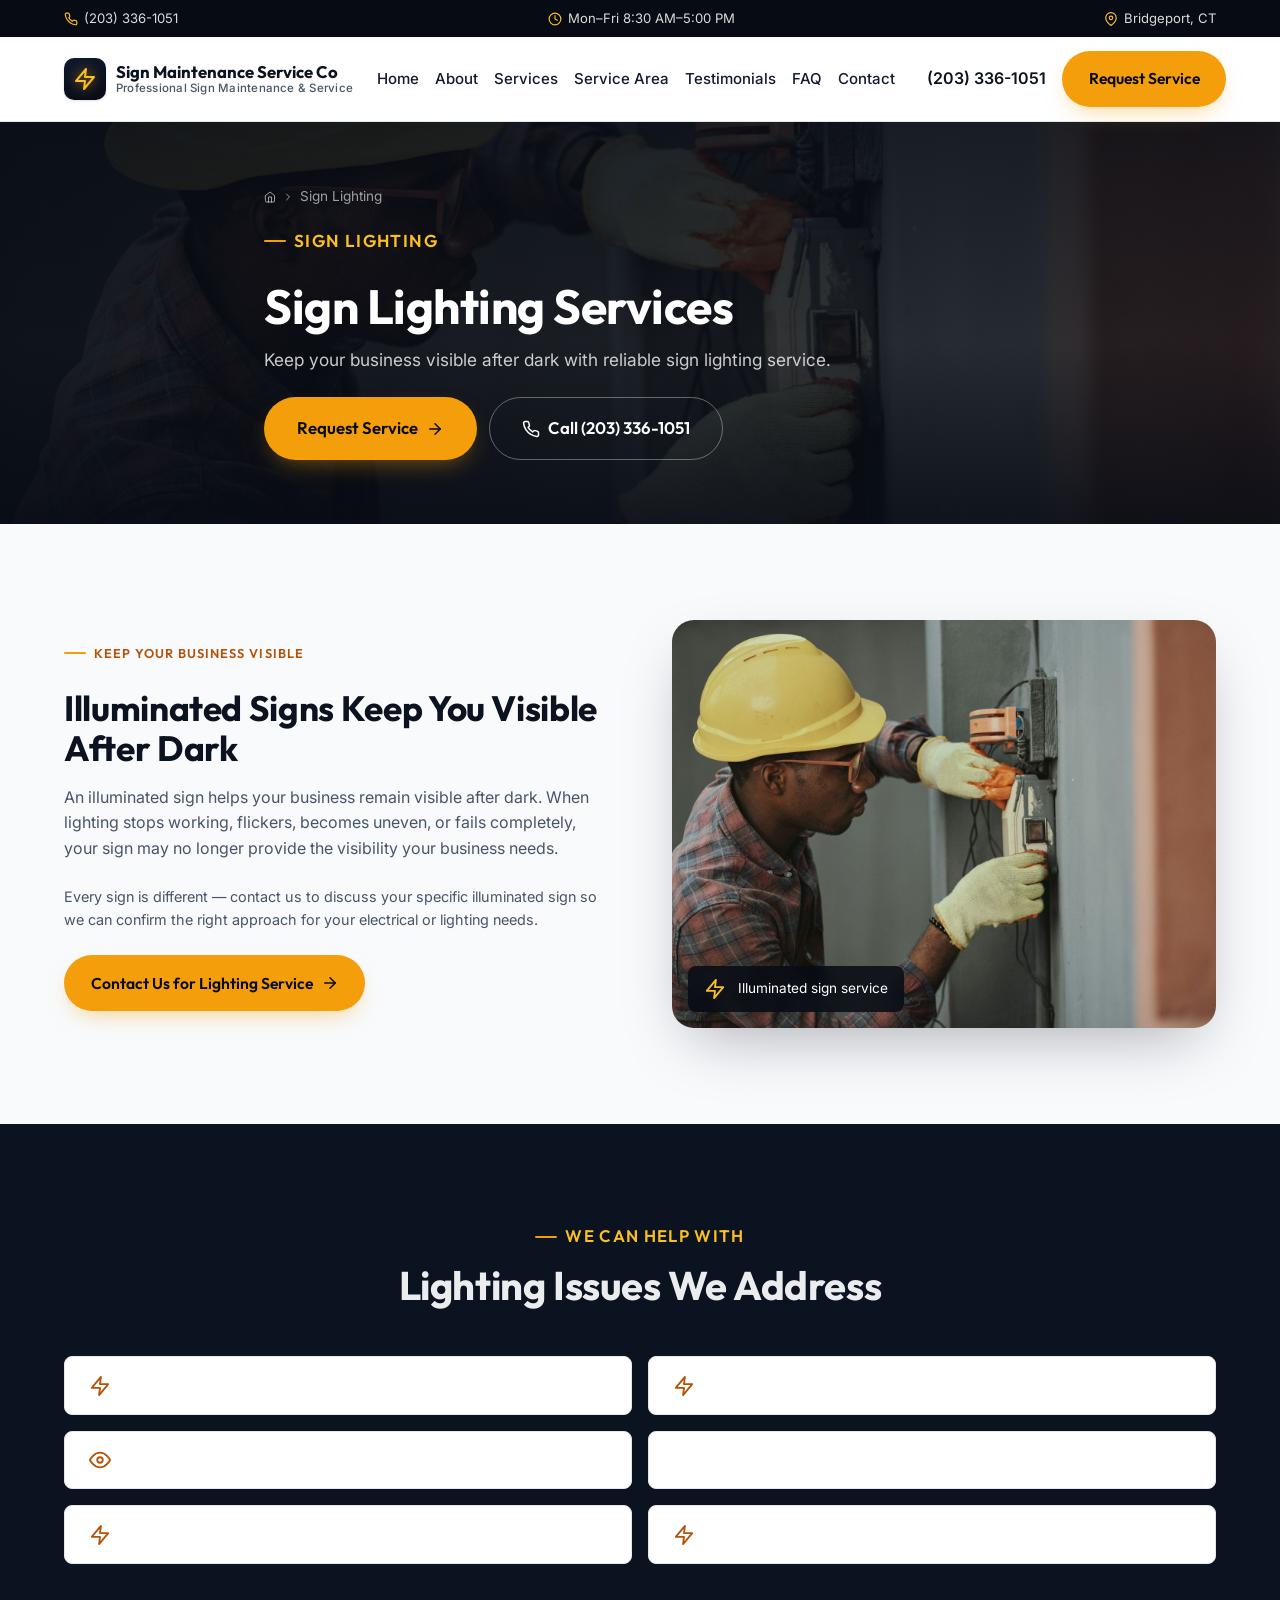
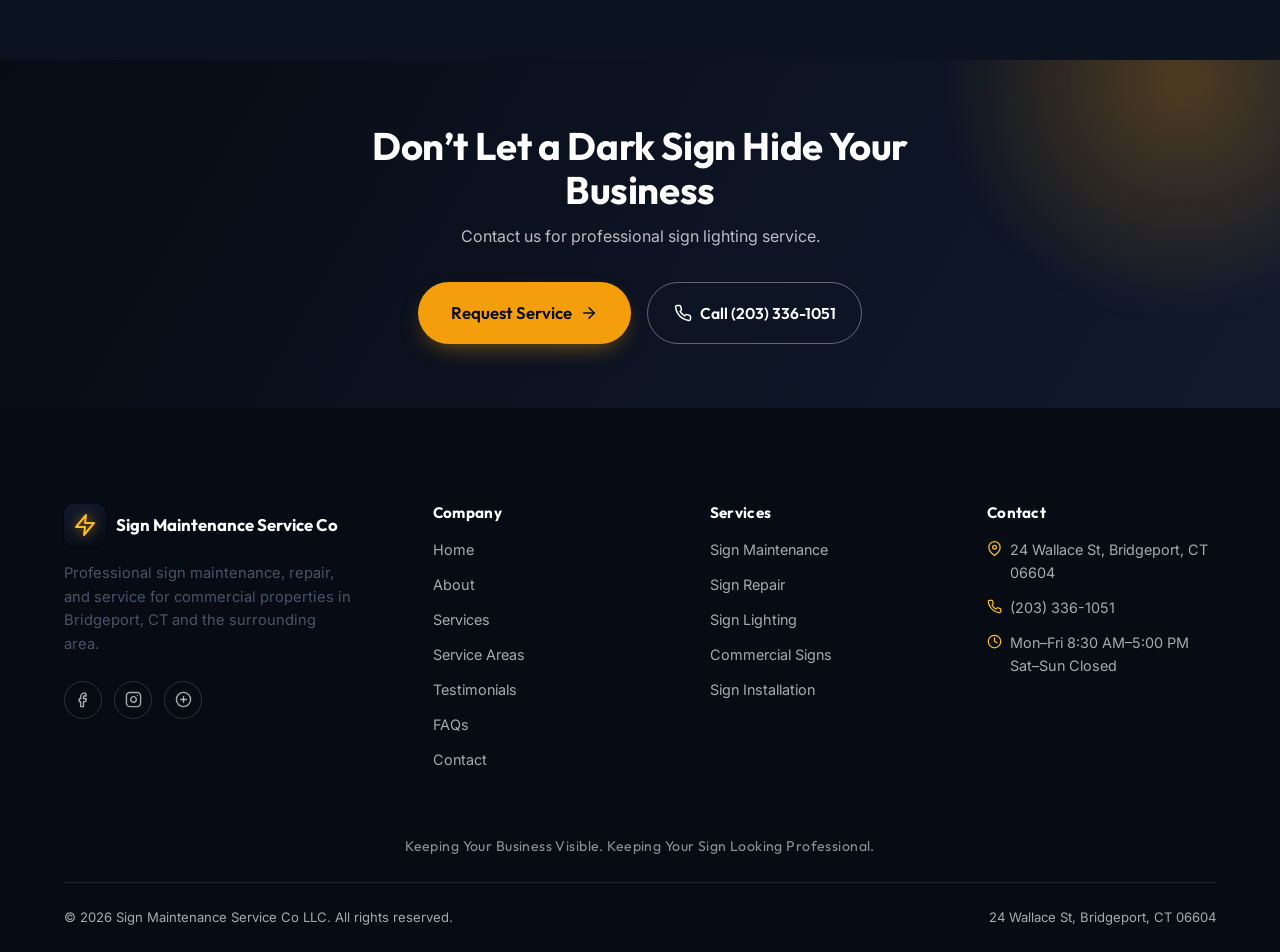
<file: sign-lighting.html>
<!DOCTYPE html>
<html lang="en">
<head>
<meta charset="UTF-8" />
  <meta name="viewport" content="width=device-width, initial-scale=1.0" />
  <title>Sign Lighting Service Bridgeport CT | Illuminated Sign Repair</title>
  <meta name="description" content="Sign lighting service in Bridgeport, CT for non-functioning lights, uneven illumination, and general lighting maintenance on illuminated signage." />
  <link rel="canonical" href="https://signmaintenanceservice.com/sign-lighting.html" />
  <meta property="og:type" content="website" />
  <meta property="og:title" content="Sign Lighting Service Bridgeport CT | Illuminated Sign Repair" />
  <meta property="og:description" content="Sign lighting service in Bridgeport, CT for non-functioning lights, uneven illumination, and general lighting maintenance on illuminated signage." />
  <meta property="og:image" content="images/tech-electrical.jpg" />
  <meta name="theme-color" content="#0b1220" />
  <link rel="icon" href="data:image/svg+xml,%3Csvg xmlns='http://www.w3.org/2000/svg' viewBox='0 0 24 24'%3E%3Crect width='24' height='24' rx='6' fill='%230b1220'/%3E%3Cpath d='M8 15l3-8 3 8M9 12.5h4' stroke='%23f59e0b' stroke-width='1.8' fill='none' stroke-linecap='round' stroke-linejoin='round'/%3E%3C/svg%3E" />
  <link rel="preconnect" href="https://fonts.googleapis.com" />
  <link rel="preconnect" href="https://fonts.gstatic.com" crossorigin />
  <link href="https://fonts.googleapis.com/css2?family=Outfit:wght@400;500;600;700;800&family=Inter:wght@400;500;600;700&display=swap" rel="stylesheet" />
  <link rel="stylesheet" href="css/style.css" />
  <noscript><style>.reveal,.reveal-item{opacity:1!important;transform:none!important;}</style></noscript>
</head>
<body>
  <a class="skip-link" href="#main">Skip to content</a>

  <div class="top-strip">
    <div class="container">
      <a class="top-strip__item" href="tel:+12033361051">
        <svg viewBox="0 0 24 24" fill="none" stroke="currentColor" stroke-width="2" stroke-linecap="round" stroke-linejoin="round" aria-hidden="true"><path d="M22 16.92v3a2 2 0 0 1-2.18 2 19.79 19.79 0 0 1-8.63-3.07 19.5 19.5 0 0 1-6-6 19.79 19.79 0 0 1-3.07-8.67A2 2 0 0 1 4.11 2h3a2 2 0 0 1 2 1.72c.127.96.361 1.903.7 2.81a2 2 0 0 1-.45 2.11L8.09 9.91a16 16 0 0 0 6 6l1.27-1.27a2 2 0 0 1 2.11-.45c.907.339 1.85.573 2.81.7A2 2 0 0 1 22 16.92z"/></svg>
        <span>(203) 336-1051</span>
      </a>
      <span class="top-strip__item top-strip__hours">
        <svg viewBox="0 0 24 24" fill="none" stroke="currentColor" stroke-width="2" stroke-linecap="round" stroke-linejoin="round" aria-hidden="true"><circle cx="12" cy="12" r="10"/><polyline points="12 6 12 12 16 14"/></svg>
        <span>Mon&ndash;Fri 8:30 AM&ndash;5:00 PM</span>
      </span>
      <a class="top-strip__item" href="contact.html">
        <svg viewBox="0 0 24 24" fill="none" stroke="currentColor" stroke-width="2" stroke-linecap="round" stroke-linejoin="round" aria-hidden="true"><path d="M21 10c0 7-9 13-9 13s-9-6-9-13a9 9 0 0 1 18 0z"/><circle cx="12" cy="10" r="3"/></svg>
        <span>Bridgeport, CT</span>
      </a>
    </div>
  </div>

  <header class="site-header">
    <div class="container">
      <a class="brand" href="index.html">
        <span class="brand__mark"><svg viewBox="0 0 24 24" fill="none" stroke="currentColor" stroke-width="2" stroke-linecap="round" stroke-linejoin="round" aria-hidden="true"><polygon points="13 2 3 14 12 14 11 22 21 10 12 10 13 2"/></svg></span>
        <span class="brand__text">
          Sign Maintenance Service Co
          <small>Professional Sign Maintenance &amp; Service</small>
        </span>
      </a>

      <nav class="nav-desktop" aria-label="Primary">
        <ul>
            <li><a href="index.html">Home</a></li>
            <li><a href="about.html">About</a></li>
            <li><a href="services.html">Services</a></li>
            <li><a href="service-area.html">Service Area</a></li>
            <li><a href="testimonials.html">Testimonials</a></li>
            <li><a href="faq.html">FAQ</a></li>
            <li><a href="contact.html">Contact</a></li>
        </ul>
      </nav>

      <div class="header-actions">
        <a class="header-call" href="tel:+12033361051">
          <svg viewBox="0 0 24 24" fill="none" stroke="currentColor" stroke-width="2" stroke-linecap="round" stroke-linejoin="round" aria-hidden="true"><path d="M22 16.92v3a2 2 0 0 1-2.18 2 19.79 19.79 0 0 1-8.63-3.07 19.5 19.5 0 0 1-6-6 19.79 19.79 0 0 1-3.07-8.67A2 2 0 0 1 4.11 2h3a2 2 0 0 1 2 1.72c.127.96.361 1.903.7 2.81a2 2 0 0 1-.45 2.11L8.09 9.91a16 16 0 0 0 6 6l1.27-1.27a2 2 0 0 1 2.11-.45c.907.339 1.85.573 2.81.7A2 2 0 0 1 22 16.92z"/></svg>
          <span>(203) 336-1051</span>
        </a>
        <a class="btn btn-primary" href="contact.html">Request Service</a>
        <button class="nav-toggle" aria-label="Open menu" aria-expanded="false" aria-controls="mobile-nav">
          <svg class="icon-open" viewBox="0 0 24 24" fill="none" stroke="currentColor" stroke-width="2" stroke-linecap="round" stroke-linejoin="round" aria-hidden="true"><line x1="3" y1="12" x2="21" y2="12"/><line x1="3" y1="6" x2="21" y2="6"/><line x1="3" y1="18" x2="21" y2="18"/></svg>
          <svg class="icon-close" viewBox="0 0 24 24" fill="none" stroke="currentColor" stroke-width="2" stroke-linecap="round" stroke-linejoin="round" aria-hidden="true"><line x1="18" y1="6" x2="6" y2="18"/><line x1="6" y1="6" x2="18" y2="18"/></svg>
        </button>
      </div>
    </div>
  </header>

  <nav class="mobile-nav" id="mobile-nav" aria-label="Mobile">
    <ul>
            <li><a href="index.html">Home</a></li>
            <li><a href="about.html">About</a></li>
            <li><a href="services.html">Services</a></li>
            <li><a href="service-area.html">Service Area</a></li>
            <li><a href="testimonials.html">Testimonials</a></li>
            <li><a href="faq.html">FAQ</a></li>
            <li><a href="contact.html">Contact</a></li>
    </ul>
    <div class="mobile-nav__cta">
      <a class="btn btn-primary btn-block" href="contact.html">Request Service</a>
      <a class="btn btn-outline btn-block" href="tel:+12033361051"><svg viewBox="0 0 24 24" fill="none" stroke="currentColor" stroke-width="2" stroke-linecap="round" stroke-linejoin="round" aria-hidden="true"><path d="M22 16.92v3a2 2 0 0 1-2.18 2 19.79 19.79 0 0 1-8.63-3.07 19.5 19.5 0 0 1-6-6 19.79 19.79 0 0 1-3.07-8.67A2 2 0 0 1 4.11 2h3a2 2 0 0 1 2 1.72c.127.96.361 1.903.7 2.81a2 2 0 0 1-.45 2.11L8.09 9.91a16 16 0 0 0 6 6l1.27-1.27a2 2 0 0 1 2.11-.45c.907.339 1.85.573 2.81.7A2 2 0 0 1 22 16.92z"/></svg> Call (203) 336-1051</a>
    </div>
  </nav>

  <main id="main">
    <section class="page-banner">
      <div class="page-banner__bg" style="background-image:url('images/tech-electrical.jpg')"></div>
      <div class="container">
        <div class="breadcrumb">
          <a href="index.html"><svg viewBox="0 0 24 24" fill="none" stroke="currentColor" stroke-width="2" stroke-linecap="round" stroke-linejoin="round" aria-hidden="true"><path d="M3 9l9-7 9 7v11a2 2 0 0 1-2 2H5a2 2 0 0 1-2-2z"/><polyline points="9 22 9 12 15 12 15 22"/></svg></a>
          <svg viewBox="0 0 24 24" fill="none" stroke="currentColor" stroke-width="2" stroke-linecap="round" stroke-linejoin="round" aria-hidden="true"><polyline points="9 18 15 12 9 6"/></svg>
          <span>Sign Lighting</span>
        </div>
        <p class="eyebrow">Sign Lighting</p>
        <h1>Sign Lighting Services</h1>
        <p>Keep your business visible after dark with reliable sign lighting service.</p>
        <div class="btn-row"><a class="btn btn-primary btn-lg" href="contact.html">Request Service <svg viewBox="0 0 24 24" fill="none" stroke="currentColor" stroke-width="2" stroke-linecap="round" stroke-linejoin="round" aria-hidden="true"><line x1="5" y1="12" x2="19" y2="12"/><polyline points="12 5 19 12 12 19"/></svg></a><a class="btn btn-outline btn-lg" href="tel:+12033361051"><svg viewBox="0 0 24 24" fill="none" stroke="currentColor" stroke-width="2" stroke-linecap="round" stroke-linejoin="round" aria-hidden="true"><path d="M22 16.92v3a2 2 0 0 1-2.18 2 19.79 19.79 0 0 1-8.63-3.07 19.5 19.5 0 0 1-6-6 19.79 19.79 0 0 1-3.07-8.67A2 2 0 0 1 4.11 2h3a2 2 0 0 1 2 1.72c.127.96.361 1.903.7 2.81a2 2 0 0 1-.45 2.11L8.09 9.91a16 16 0 0 0 6 6l1.27-1.27a2 2 0 0 1 2.11-.45c.907.339 1.85.573 2.81.7A2 2 0 0 1 22 16.92z"/></svg> Call (203) 336-1051</a></div>
      </div>
    </section>


    <section class="section">
      <div class="container">
        <div class="split reveal">
          <div class="split__body">
            <p class="eyebrow">Keep Your Business Visible</p>
            <h2>Illuminated Signs Keep You Visible After Dark</h2>
            <p>An illuminated sign helps your business remain visible after dark. When lighting stops working, flickers, becomes uneven, or fails completely, your sign may no longer provide the visibility your business needs.</p>
            <p style="font-size:0.9rem;color:var(--color-muted);">Every sign is different &mdash; contact us to discuss your specific illuminated sign so we can confirm the right approach for your electrical or lighting needs.</p>
            <a class="btn btn-primary" href="contact.html">Contact Us for Lighting Service <svg viewBox="0 0 24 24" fill="none" stroke="currentColor" stroke-width="2" stroke-linecap="round" stroke-linejoin="round" aria-hidden="true"><line x1="5" y1="12" x2="19" y2="12"/><polyline points="12 5 19 12 12 19"/></svg></a>
          </div>
          <div class="split__media">
            <img src="images/tech-electrical.jpg" alt="Technician working on sign lighting and electrical components" loading="lazy" width="900" height="675" />
            <div class="split__media-badge"><svg viewBox="0 0 24 24" fill="none" stroke="currentColor" stroke-width="2" stroke-linecap="round" stroke-linejoin="round" aria-hidden="true"><polygon points="13 2 3 14 12 14 11 22 21 10 12 10 13 2"/></svg><span>Illuminated sign service</span></div>
          </div>
        </div>
      </div>
    </section>

    <section class="section section-dark">
      <div class="container">
        <div class="section-head center reveal">
          <p class="eyebrow" style="justify-content:center;">We Can Help With</p>
          <h2>Lighting Issues We Address</h2>
        </div>
        <div class="problem-grid reveal-stagger">
                  <div class="problem-item reveal-item"><svg viewBox="0 0 24 24" fill="none" stroke="currentColor" stroke-width="2" stroke-linecap="round" stroke-linejoin="round" aria-hidden="true"><polygon points="13 2 3 14 12 14 11 22 21 10 12 10 13 2"/></svg><span>Sign lighting problems</span></div>
        <div class="problem-item reveal-item"><svg viewBox="0 0 24 24" fill="none" stroke="currentColor" stroke-width="2" stroke-linecap="round" stroke-linejoin="round" aria-hidden="true"><polygon points="13 2 3 14 12 14 11 22 21 10 12 10 13 2"/></svg><span>Non-functioning lights</span></div>
        <div class="problem-item reveal-item"><svg viewBox="0 0 24 24" fill="none" stroke="currentColor" stroke-width="2" stroke-linecap="round" stroke-linejoin="round" aria-hidden="true"><path d="M1 12s4-8 11-8 11 8 11 8-4 8-11 8-11-8-11-8z"/><circle cx="12" cy="12" r="3"/></svg><span>Uneven illumination</span></div>
        <div class="problem-item reveal-item"><svg viewBox="0 0 24 24" fill="none" stroke="currentColor" stroke-width="2" stroke-linecap="round" stroke-linejoin="round" aria-hidden="true"></svg><span>Lighting maintenance</span></div>
        <div class="problem-item reveal-item"><svg viewBox="0 0 24 24" fill="none" stroke="currentColor" stroke-width="2" stroke-linecap="round" stroke-linejoin="round" aria-hidden="true"><polygon points="13 2 3 14 12 14 11 22 21 10 12 10 13 2"/></svg><span>Illuminated sign service</span></div>
        <div class="problem-item reveal-item"><svg viewBox="0 0 24 24" fill="none" stroke="currentColor" stroke-width="2" stroke-linecap="round" stroke-linejoin="round" aria-hidden="true"><polygon points="13 2 3 14 12 14 11 22 21 10 12 10 13 2"/></svg><span>General lighting-related issues</span></div>
        </div>
      </div>
    </section>

    <section class="cta-band">
      <div class="container reveal">
        <h2>Don&rsquo;t Let a Dark Sign Hide Your Business</h2>
        <p>Contact us for professional sign lighting service.</p>
        <div class="btn-row">
          <a class="btn btn-primary btn-lg" href="contact.html">Request Service <svg viewBox="0 0 24 24" fill="none" stroke="currentColor" stroke-width="2" stroke-linecap="round" stroke-linejoin="round" aria-hidden="true"><line x1="5" y1="12" x2="19" y2="12"/><polyline points="12 5 19 12 12 19"/></svg></a>
          <a class="btn btn-outline" href="tel:+12033361051"><svg viewBox="0 0 24 24" fill="none" stroke="currentColor" stroke-width="2" stroke-linecap="round" stroke-linejoin="round" aria-hidden="true"><path d="M22 16.92v3a2 2 0 0 1-2.18 2 19.79 19.79 0 0 1-8.63-3.07 19.5 19.5 0 0 1-6-6 19.79 19.79 0 0 1-3.07-8.67A2 2 0 0 1 4.11 2h3a2 2 0 0 1 2 1.72c.127.96.361 1.903.7 2.81a2 2 0 0 1-.45 2.11L8.09 9.91a16 16 0 0 0 6 6l1.27-1.27a2 2 0 0 1 2.11-.45c.907.339 1.85.573 2.81.7A2 2 0 0 1 22 16.92z"/></svg> Call (203) 336-1051</a>
        </div>
      </div>
    </section>


  </main>
  <footer class="site-footer">
    <div class="container">
      <div class="footer-grid">
        <div class="footer-brand">
          <a class="brand" href="index.html">
            <span class="brand__mark"><svg viewBox="0 0 24 24" fill="none" stroke="currentColor" stroke-width="2" stroke-linecap="round" stroke-linejoin="round" aria-hidden="true"><polygon points="13 2 3 14 12 14 11 22 21 10 12 10 13 2"/></svg></span>
            <span class="brand__text">Sign Maintenance Service Co</span>
          </a>
          <p>Professional sign maintenance, repair, and service for commercial properties in Bridgeport, CT and the surrounding area.</p>
          <div class="footer-social">
            <a href="#" aria-label="Facebook"><svg viewBox="0 0 24 24" fill="none" stroke="currentColor" stroke-width="2" stroke-linecap="round" stroke-linejoin="round" aria-hidden="true"><path d="M15 3h-2a5 5 0 0 0-5 5v3H6v4h2v7h4v-7h3l1-4h-4V8a1 1 0 0 1 1-1h3z"/></svg></a>
            <a href="#" aria-label="Instagram"><svg viewBox="0 0 24 24" fill="none" stroke="currentColor" stroke-width="2" stroke-linecap="round" stroke-linejoin="round" aria-hidden="true"><rect x="2" y="2" width="20" height="20" rx="5"/><path d="M16 11.37A4 4 0 1 1 12.63 8 4 4 0 0 1 16 11.37z"/><line x1="17.5" y1="6.5" x2="17.51" y2="6.5"/></svg></a>
            <a href="#" aria-label="Google Reviews"><svg viewBox="0 0 24 24" fill="none" stroke="currentColor" stroke-width="2" stroke-linecap="round" stroke-linejoin="round" aria-hidden="true"><circle cx="12" cy="12" r="10"/><path d="M8 12h8"/><path d="M12 8v8"/></svg></a>
          </div>
        </div>
        <div class="footer-col">
          <h4>Company</h4>
          <ul>
          <li><a href="index.html">Home</a></li>
          <li><a href="about.html">About</a></li>
          <li><a href="services.html">Services</a></li>
          <li><a href="service-area.html">Service Areas</a></li>
          <li><a href="testimonials.html">Testimonials</a></li>
          <li><a href="faq.html">FAQs</a></li>
          <li><a href="contact.html">Contact</a></li>
          </ul>
        </div>
        <div class="footer-col">
          <h4>Services</h4>
          <ul>
          <li><a href="sign-maintenance.html">Sign Maintenance</a></li>
          <li><a href="sign-repair.html">Sign Repair</a></li>
          <li><a href="sign-lighting.html">Sign Lighting</a></li>
          <li><a href="commercial-signs.html">Commercial Signs</a></li>
          <li><a href="sign-installation.html">Sign Installation</a></li>
          </ul>
        </div>
        <div class="footer-col">
          <h4>Contact</h4>
          <ul>
            <li><svg viewBox="0 0 24 24" fill="none" stroke="currentColor" stroke-width="2" stroke-linecap="round" stroke-linejoin="round" aria-hidden="true"><path d="M21 10c0 7-9 13-9 13s-9-6-9-13a9 9 0 0 1 18 0z"/><circle cx="12" cy="10" r="3"/></svg><span>24 Wallace St, Bridgeport, CT 06604</span></li>
            <li><svg viewBox="0 0 24 24" fill="none" stroke="currentColor" stroke-width="2" stroke-linecap="round" stroke-linejoin="round" aria-hidden="true"><path d="M22 16.92v3a2 2 0 0 1-2.18 2 19.79 19.79 0 0 1-8.63-3.07 19.5 19.5 0 0 1-6-6 19.79 19.79 0 0 1-3.07-8.67A2 2 0 0 1 4.11 2h3a2 2 0 0 1 2 1.72c.127.96.361 1.903.7 2.81a2 2 0 0 1-.45 2.11L8.09 9.91a16 16 0 0 0 6 6l1.27-1.27a2 2 0 0 1 2.11-.45c.907.339 1.85.573 2.81.7A2 2 0 0 1 22 16.92z"/></svg><a href="tel:+12033361051">(203) 336-1051</a></li>
            <li><svg viewBox="0 0 24 24" fill="none" stroke="currentColor" stroke-width="2" stroke-linecap="round" stroke-linejoin="round" aria-hidden="true"><circle cx="12" cy="12" r="10"/><polyline points="12 6 12 12 16 14"/></svg><span>Mon&ndash;Fri 8:30 AM&ndash;5:00 PM<br/>Sat&ndash;Sun Closed</span></li>
          </ul>
        </div>
      </div>
    </div>
    <p class="footer-tagline">Keeping Your Business Visible. Keeping Your Sign Looking Professional.</p>
    <div class="container">
      <div class="footer-bottom">
        <span>&copy; <span id="year"></span> Sign Maintenance Service Co LLC. All rights reserved.</span>
        <span>24 Wallace St, Bridgeport, CT 06604</span>
      </div>
    </div>
  </footer>

  <div class="mobile-call-bar">
    <a href="contact.html"><svg viewBox="0 0 24 24" fill="none" stroke="currentColor" stroke-width="2" stroke-linecap="round" stroke-linejoin="round" aria-hidden="true"><path d="M4 4h16c1.1 0 2 .9 2 2v12c0 1.1-.9 2-2 2H4c-1.1 0-2-.9-2-2V6c0-1.1.9-2 2-2z"/><polyline points="22 6 12 13 2 6"/></svg> Request Service</a>
    <a class="primary" href="tel:+12033361051"><svg viewBox="0 0 24 24" fill="none" stroke="currentColor" stroke-width="2" stroke-linecap="round" stroke-linejoin="round" aria-hidden="true"><path d="M22 16.92v3a2 2 0 0 1-2.18 2 19.79 19.79 0 0 1-8.63-3.07 19.5 19.5 0 0 1-6-6 19.79 19.79 0 0 1-3.07-8.67A2 2 0 0 1 4.11 2h3a2 2 0 0 1 2 1.72c.127.96.361 1.903.7 2.81a2 2 0 0 1-.45 2.11L8.09 9.91a16 16 0 0 0 6 6l1.27-1.27a2 2 0 0 1 2.11-.45c.907.339 1.85.573 2.81.7A2 2 0 0 1 22 16.92z"/></svg> Call Now</a>
  </div>

  <button class="back-to-top" aria-label="Back to top"><svg viewBox="0 0 24 24" fill="none" stroke="currentColor" stroke-width="2" stroke-linecap="round" stroke-linejoin="round" aria-hidden="true"><line x1="12" y1="19" x2="12" y2="5"/><polyline points="5 12 12 5 19 12"/></svg></button>

  <script>document.getElementById('year').textContent = new Date().getFullYear();</script>
  <script src="js/main.js"></script>

</body>
</html>
</file>
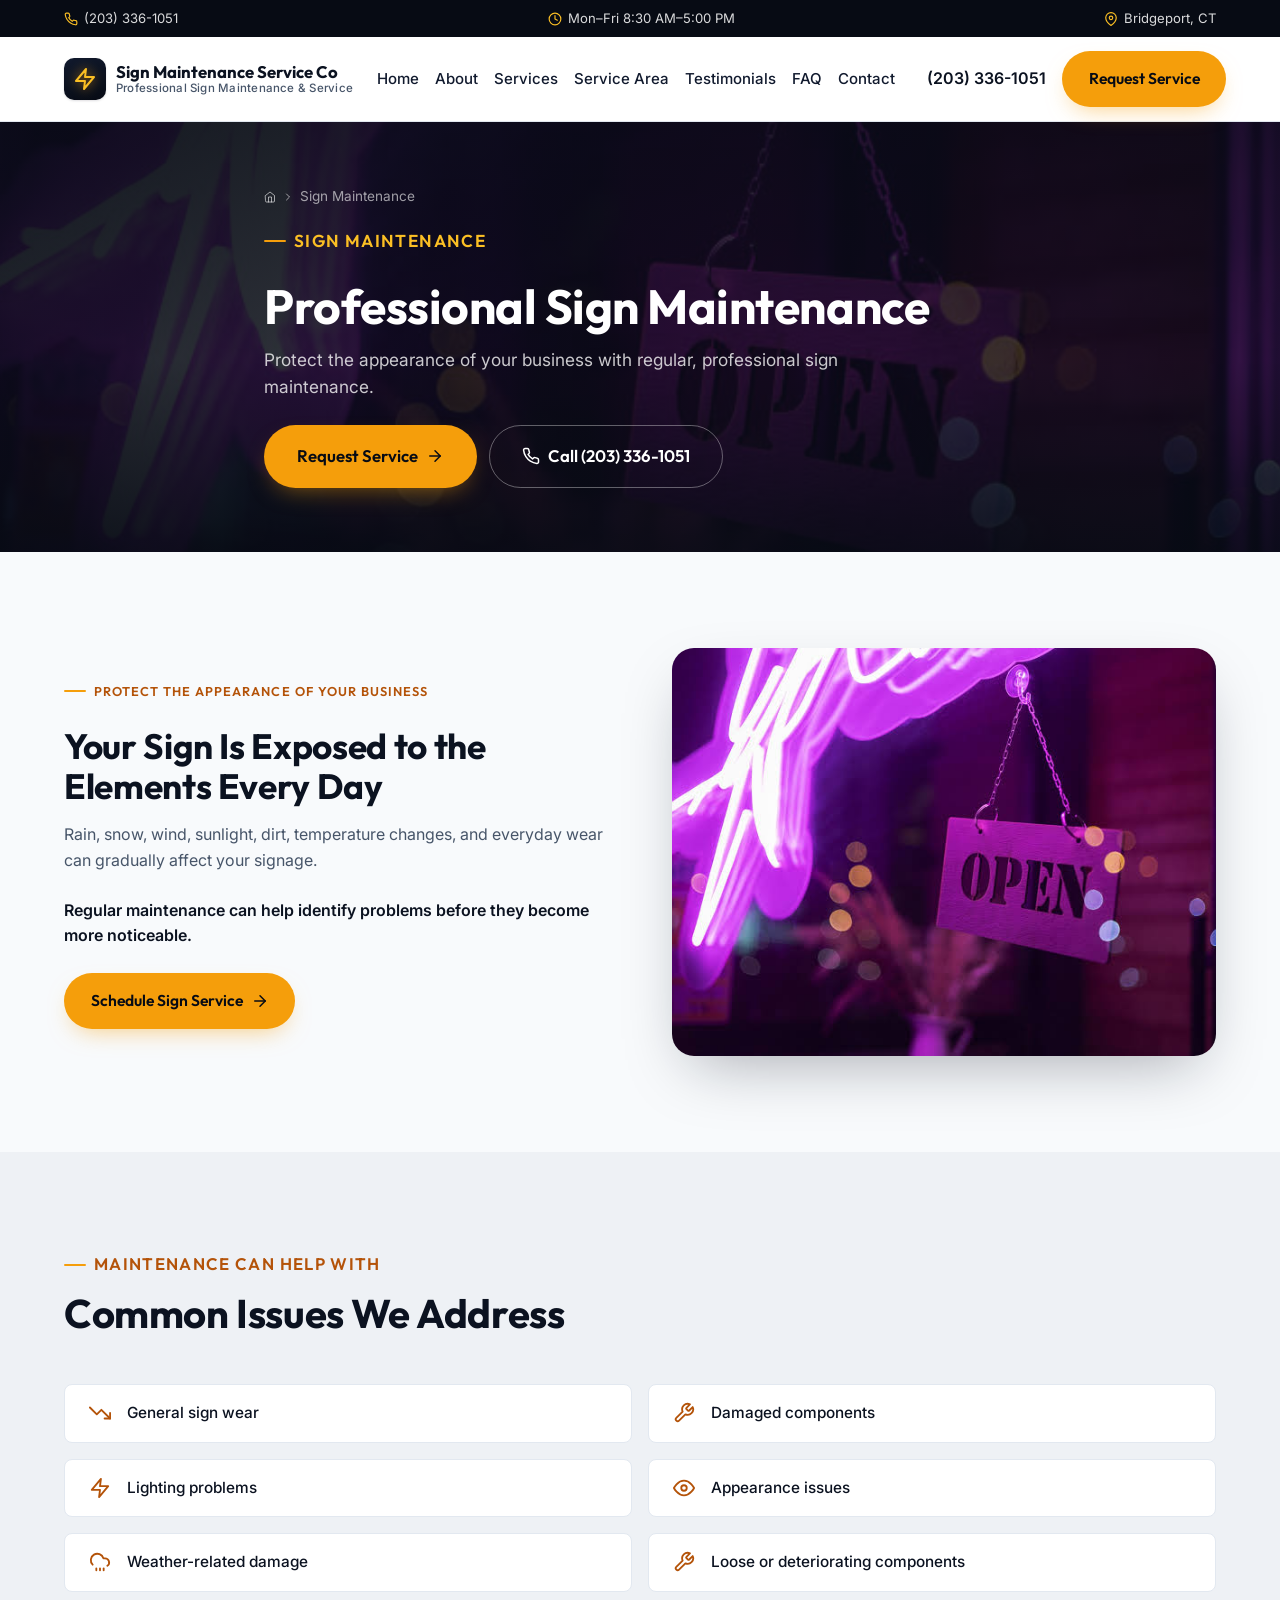
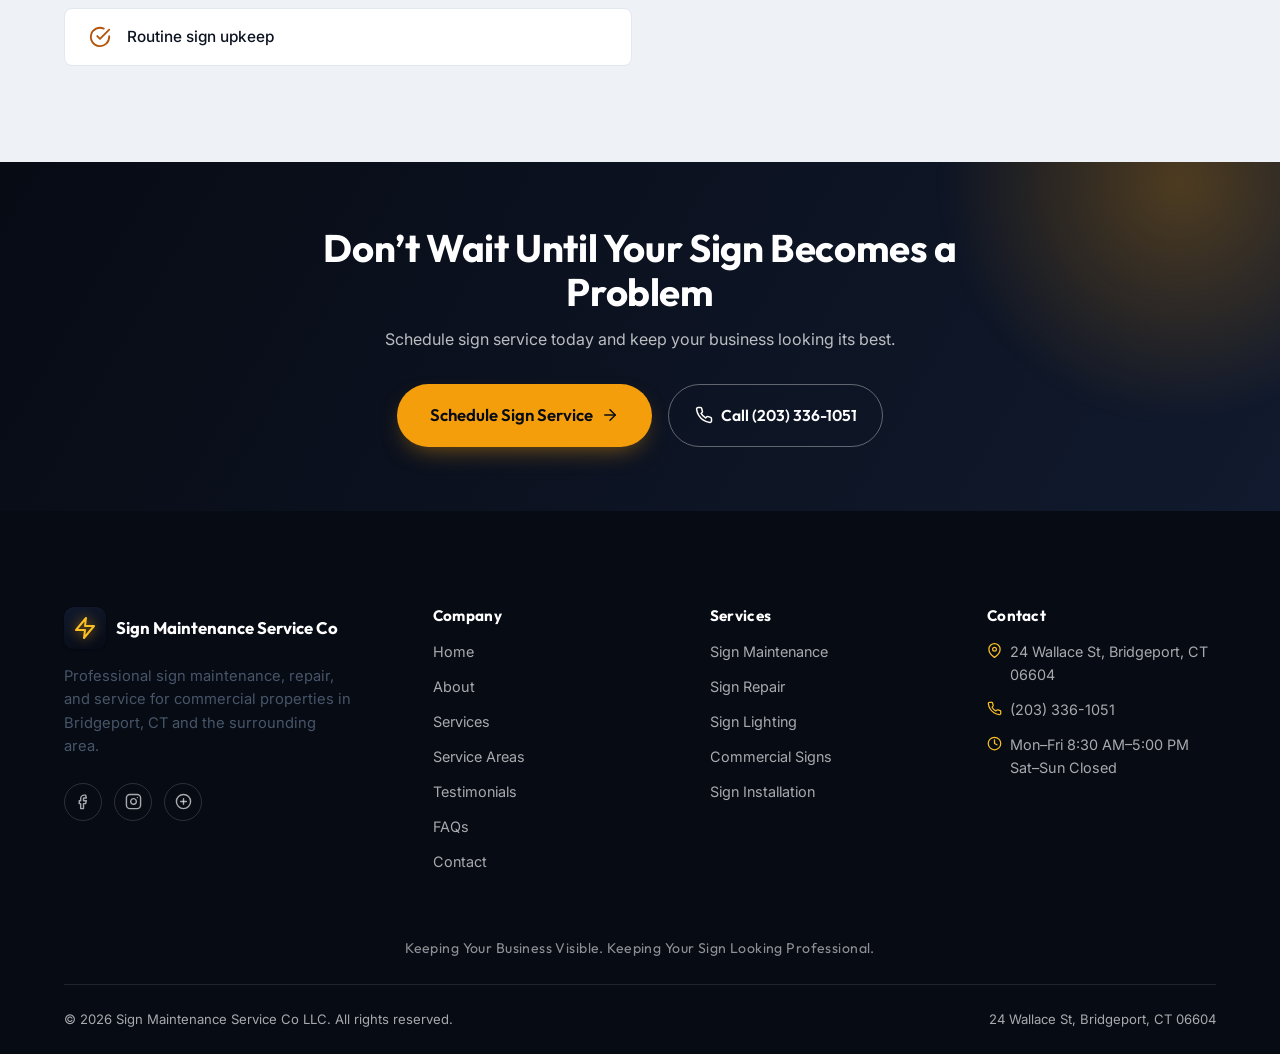
<file: sign-maintenance.html>
<!DOCTYPE html>
<html lang="en">
<head>
<meta charset="UTF-8" />
  <meta name="viewport" content="width=device-width, initial-scale=1.0" />
  <title>Sign Maintenance Bridgeport CT | Sign Maintenance Service Co LLC</title>
  <meta name="description" content="Professional sign maintenance in Bridgeport, CT. Routine upkeep that helps prevent wear, lighting problems, and weather damage before they become bigger issues." />
  <link rel="canonical" href="https://signmaintenanceservice.com/sign-maintenance.html" />
  <meta property="og:type" content="website" />
  <meta property="og:title" content="Sign Maintenance Bridgeport CT | Sign Maintenance Service Co LLC" />
  <meta property="og:description" content="Professional sign maintenance in Bridgeport, CT. Routine upkeep that helps prevent wear, lighting problems, and weather damage before they become bigger issues." />
  <meta property="og:image" content="images/storefront.jpeg" />
  <meta name="theme-color" content="#0b1220" />
  <link rel="icon" href="data:image/svg+xml,%3Csvg xmlns='http://www.w3.org/2000/svg' viewBox='0 0 24 24'%3E%3Crect width='24' height='24' rx='6' fill='%230b1220'/%3E%3Cpath d='M8 15l3-8 3 8M9 12.5h4' stroke='%23f59e0b' stroke-width='1.8' fill='none' stroke-linecap='round' stroke-linejoin='round'/%3E%3C/svg%3E" />
  <link rel="preconnect" href="https://fonts.googleapis.com" />
  <link rel="preconnect" href="https://fonts.gstatic.com" crossorigin />
  <link href="https://fonts.googleapis.com/css2?family=Outfit:wght@400;500;600;700;800&family=Inter:wght@400;500;600;700&display=swap" rel="stylesheet" />
  <link rel="stylesheet" href="css/style.css" />
  <noscript><style>.reveal,.reveal-item{opacity:1!important;transform:none!important;}</style></noscript>
</head>
<body>
  <a class="skip-link" href="#main">Skip to content</a>

  <div class="top-strip">
    <div class="container">
      <a class="top-strip__item" href="tel:+12033361051">
        <svg viewBox="0 0 24 24" fill="none" stroke="currentColor" stroke-width="2" stroke-linecap="round" stroke-linejoin="round" aria-hidden="true"><path d="M22 16.92v3a2 2 0 0 1-2.18 2 19.79 19.79 0 0 1-8.63-3.07 19.5 19.5 0 0 1-6-6 19.79 19.79 0 0 1-3.07-8.67A2 2 0 0 1 4.11 2h3a2 2 0 0 1 2 1.72c.127.96.361 1.903.7 2.81a2 2 0 0 1-.45 2.11L8.09 9.91a16 16 0 0 0 6 6l1.27-1.27a2 2 0 0 1 2.11-.45c.907.339 1.85.573 2.81.7A2 2 0 0 1 22 16.92z"/></svg>
        <span>(203) 336-1051</span>
      </a>
      <span class="top-strip__item top-strip__hours">
        <svg viewBox="0 0 24 24" fill="none" stroke="currentColor" stroke-width="2" stroke-linecap="round" stroke-linejoin="round" aria-hidden="true"><circle cx="12" cy="12" r="10"/><polyline points="12 6 12 12 16 14"/></svg>
        <span>Mon&ndash;Fri 8:30 AM&ndash;5:00 PM</span>
      </span>
      <a class="top-strip__item" href="contact.html">
        <svg viewBox="0 0 24 24" fill="none" stroke="currentColor" stroke-width="2" stroke-linecap="round" stroke-linejoin="round" aria-hidden="true"><path d="M21 10c0 7-9 13-9 13s-9-6-9-13a9 9 0 0 1 18 0z"/><circle cx="12" cy="10" r="3"/></svg>
        <span>Bridgeport, CT</span>
      </a>
    </div>
  </div>

  <header class="site-header">
    <div class="container">
      <a class="brand" href="index.html">
        <span class="brand__mark"><svg viewBox="0 0 24 24" fill="none" stroke="currentColor" stroke-width="2" stroke-linecap="round" stroke-linejoin="round" aria-hidden="true"><polygon points="13 2 3 14 12 14 11 22 21 10 12 10 13 2"/></svg></span>
        <span class="brand__text">
          Sign Maintenance Service Co
          <small>Professional Sign Maintenance &amp; Service</small>
        </span>
      </a>

      <nav class="nav-desktop" aria-label="Primary">
        <ul>
            <li><a href="index.html">Home</a></li>
            <li><a href="about.html">About</a></li>
            <li><a href="services.html">Services</a></li>
            <li><a href="service-area.html">Service Area</a></li>
            <li><a href="testimonials.html">Testimonials</a></li>
            <li><a href="faq.html">FAQ</a></li>
            <li><a href="contact.html">Contact</a></li>
        </ul>
      </nav>

      <div class="header-actions">
        <a class="header-call" href="tel:+12033361051">
          <svg viewBox="0 0 24 24" fill="none" stroke="currentColor" stroke-width="2" stroke-linecap="round" stroke-linejoin="round" aria-hidden="true"><path d="M22 16.92v3a2 2 0 0 1-2.18 2 19.79 19.79 0 0 1-8.63-3.07 19.5 19.5 0 0 1-6-6 19.79 19.79 0 0 1-3.07-8.67A2 2 0 0 1 4.11 2h3a2 2 0 0 1 2 1.72c.127.96.361 1.903.7 2.81a2 2 0 0 1-.45 2.11L8.09 9.91a16 16 0 0 0 6 6l1.27-1.27a2 2 0 0 1 2.11-.45c.907.339 1.85.573 2.81.7A2 2 0 0 1 22 16.92z"/></svg>
          <span>(203) 336-1051</span>
        </a>
        <a class="btn btn-primary" href="contact.html">Request Service</a>
        <button class="nav-toggle" aria-label="Open menu" aria-expanded="false" aria-controls="mobile-nav">
          <svg class="icon-open" viewBox="0 0 24 24" fill="none" stroke="currentColor" stroke-width="2" stroke-linecap="round" stroke-linejoin="round" aria-hidden="true"><line x1="3" y1="12" x2="21" y2="12"/><line x1="3" y1="6" x2="21" y2="6"/><line x1="3" y1="18" x2="21" y2="18"/></svg>
          <svg class="icon-close" viewBox="0 0 24 24" fill="none" stroke="currentColor" stroke-width="2" stroke-linecap="round" stroke-linejoin="round" aria-hidden="true"><line x1="18" y1="6" x2="6" y2="18"/><line x1="6" y1="6" x2="18" y2="18"/></svg>
        </button>
      </div>
    </div>
  </header>

  <nav class="mobile-nav" id="mobile-nav" aria-label="Mobile">
    <ul>
            <li><a href="index.html">Home</a></li>
            <li><a href="about.html">About</a></li>
            <li><a href="services.html">Services</a></li>
            <li><a href="service-area.html">Service Area</a></li>
            <li><a href="testimonials.html">Testimonials</a></li>
            <li><a href="faq.html">FAQ</a></li>
            <li><a href="contact.html">Contact</a></li>
    </ul>
    <div class="mobile-nav__cta">
      <a class="btn btn-primary btn-block" href="contact.html">Request Service</a>
      <a class="btn btn-outline btn-block" href="tel:+12033361051"><svg viewBox="0 0 24 24" fill="none" stroke="currentColor" stroke-width="2" stroke-linecap="round" stroke-linejoin="round" aria-hidden="true"><path d="M22 16.92v3a2 2 0 0 1-2.18 2 19.79 19.79 0 0 1-8.63-3.07 19.5 19.5 0 0 1-6-6 19.79 19.79 0 0 1-3.07-8.67A2 2 0 0 1 4.11 2h3a2 2 0 0 1 2 1.72c.127.96.361 1.903.7 2.81a2 2 0 0 1-.45 2.11L8.09 9.91a16 16 0 0 0 6 6l1.27-1.27a2 2 0 0 1 2.11-.45c.907.339 1.85.573 2.81.7A2 2 0 0 1 22 16.92z"/></svg> Call (203) 336-1051</a>
    </div>
  </nav>

  <main id="main">
    <section class="page-banner">
      <div class="page-banner__bg" style="background-image:url('images/storefront.jpeg')"></div>
      <div class="container">
        <div class="breadcrumb">
          <a href="index.html"><svg viewBox="0 0 24 24" fill="none" stroke="currentColor" stroke-width="2" stroke-linecap="round" stroke-linejoin="round" aria-hidden="true"><path d="M3 9l9-7 9 7v11a2 2 0 0 1-2 2H5a2 2 0 0 1-2-2z"/><polyline points="9 22 9 12 15 12 15 22"/></svg></a>
          <svg viewBox="0 0 24 24" fill="none" stroke="currentColor" stroke-width="2" stroke-linecap="round" stroke-linejoin="round" aria-hidden="true"><polyline points="9 18 15 12 9 6"/></svg>
          <span>Sign Maintenance</span>
        </div>
        <p class="eyebrow">Sign Maintenance</p>
        <h1>Professional Sign Maintenance</h1>
        <p>Protect the appearance of your business with regular, professional sign maintenance.</p>
        <div class="btn-row"><a class="btn btn-primary btn-lg" href="contact.html">Request Service <svg viewBox="0 0 24 24" fill="none" stroke="currentColor" stroke-width="2" stroke-linecap="round" stroke-linejoin="round" aria-hidden="true"><line x1="5" y1="12" x2="19" y2="12"/><polyline points="12 5 19 12 12 19"/></svg></a><a class="btn btn-outline btn-lg" href="tel:+12033361051"><svg viewBox="0 0 24 24" fill="none" stroke="currentColor" stroke-width="2" stroke-linecap="round" stroke-linejoin="round" aria-hidden="true"><path d="M22 16.92v3a2 2 0 0 1-2.18 2 19.79 19.79 0 0 1-8.63-3.07 19.5 19.5 0 0 1-6-6 19.79 19.79 0 0 1-3.07-8.67A2 2 0 0 1 4.11 2h3a2 2 0 0 1 2 1.72c.127.96.361 1.903.7 2.81a2 2 0 0 1-.45 2.11L8.09 9.91a16 16 0 0 0 6 6l1.27-1.27a2 2 0 0 1 2.11-.45c.907.339 1.85.573 2.81.7A2 2 0 0 1 22 16.92z"/></svg> Call (203) 336-1051</a></div>
      </div>
    </section>


    <section class="section">
      <div class="container">
        <div class="split reveal">
          <div class="split__body">
            <p class="eyebrow">Protect the Appearance of Your Business</p>
            <h2>Your Sign Is Exposed to the Elements Every Day</h2>
            <p>Rain, snow, wind, sunlight, dirt, temperature changes, and everyday wear can gradually affect your signage.</p>
            <p style="font-weight:600;color:var(--color-navy-900);">Regular maintenance can help identify problems before they become more noticeable.</p>
            <a class="btn btn-primary" href="contact.html">Schedule Sign Service <svg viewBox="0 0 24 24" fill="none" stroke="currentColor" stroke-width="2" stroke-linecap="round" stroke-linejoin="round" aria-hidden="true"><line x1="5" y1="12" x2="19" y2="12"/><polyline points="12 5 19 12 12 19"/></svg></a>
          </div>
          <div class="split__media">
            <img src="images/storefront.jpeg" alt="Business signage visible after dark" loading="lazy" width="900" height="600" />
          </div>
        </div>
      </div>
    </section>

    <section class="section section-muted" id="inspection">
      <div class="container">
        <div class="section-head reveal">
          <p class="eyebrow">Maintenance Can Help With</p>
          <h2>Common Issues We Address</h2>
        </div>
        <div class="problem-grid reveal-stagger">
                  <div class="problem-item reveal-item"><svg viewBox="0 0 24 24" fill="none" stroke="currentColor" stroke-width="2" stroke-linecap="round" stroke-linejoin="round" aria-hidden="true"><polyline points="23 18 13.5 8.5 8.5 13.5 1 6"/><polyline points="17 18 23 18 23 12"/></svg><span>General sign wear</span></div>
        <div class="problem-item reveal-item"><svg viewBox="0 0 24 24" fill="none" stroke="currentColor" stroke-width="2" stroke-linecap="round" stroke-linejoin="round" aria-hidden="true"><path d="M14.7 6.3a1 1 0 0 0 0 1.4l1.6 1.6a1 1 0 0 0 1.4 0l3.77-3.77a6 6 0 0 1-7.94 7.94l-6.91 6.91a2.12 2.12 0 0 1-3-3l6.91-6.91a6 6 0 0 1 7.94-7.94z"/></svg><span>Damaged components</span></div>
        <div class="problem-item reveal-item"><svg viewBox="0 0 24 24" fill="none" stroke="currentColor" stroke-width="2" stroke-linecap="round" stroke-linejoin="round" aria-hidden="true"><polygon points="13 2 3 14 12 14 11 22 21 10 12 10 13 2"/></svg><span>Lighting problems</span></div>
        <div class="problem-item reveal-item"><svg viewBox="0 0 24 24" fill="none" stroke="currentColor" stroke-width="2" stroke-linecap="round" stroke-linejoin="round" aria-hidden="true"><path d="M1 12s4-8 11-8 11 8 11 8-4 8-11 8-11-8-11-8z"/><circle cx="12" cy="12" r="3"/></svg><span>Appearance issues</span></div>
        <div class="problem-item reveal-item"><svg viewBox="0 0 24 24" fill="none" stroke="currentColor" stroke-width="2" stroke-linecap="round" stroke-linejoin="round" aria-hidden="true"><path d="M20 16.2A4.5 4.5 0 0 0 17.5 8h-1.8A7 7 0 1 0 4 14.9"/><line x1="8" y1="19" x2="8" y2="21"/><line x1="12" y1="19" x2="12" y2="21"/><line x1="16" y1="19" x2="16" y2="21"/></svg><span>Weather-related damage</span></div>
        <div class="problem-item reveal-item"><svg viewBox="0 0 24 24" fill="none" stroke="currentColor" stroke-width="2" stroke-linecap="round" stroke-linejoin="round" aria-hidden="true"><path d="M14.7 6.3a1 1 0 0 0 0 1.4l1.6 1.6a1 1 0 0 0 1.4 0l3.77-3.77a6 6 0 0 1-7.94 7.94l-6.91 6.91a2.12 2.12 0 0 1-3-3l6.91-6.91a6 6 0 0 1 7.94-7.94z"/></svg><span>Loose or deteriorating components</span></div>
        <div class="problem-item reveal-item"><svg viewBox="0 0 24 24" fill="none" stroke="currentColor" stroke-width="2" stroke-linecap="round" stroke-linejoin="round" aria-hidden="true"><path d="M22 11.08V12a10 10 0 1 1-5.93-9.14"/><polyline points="22 4 12 14.01 9 11.01"/></svg><span>Routine sign upkeep</span></div>
        </div>
      </div>
    </section>

    <section class="cta-band">
      <div class="container reveal">
        <h2>Don&rsquo;t Wait Until Your Sign Becomes a Problem</h2>
        <p>Schedule sign service today and keep your business looking its best.</p>
        <div class="btn-row">
          <a class="btn btn-primary btn-lg" href="contact.html">Schedule Sign Service <svg viewBox="0 0 24 24" fill="none" stroke="currentColor" stroke-width="2" stroke-linecap="round" stroke-linejoin="round" aria-hidden="true"><line x1="5" y1="12" x2="19" y2="12"/><polyline points="12 5 19 12 12 19"/></svg></a>
          <a class="btn btn-outline" href="tel:+12033361051"><svg viewBox="0 0 24 24" fill="none" stroke="currentColor" stroke-width="2" stroke-linecap="round" stroke-linejoin="round" aria-hidden="true"><path d="M22 16.92v3a2 2 0 0 1-2.18 2 19.79 19.79 0 0 1-8.63-3.07 19.5 19.5 0 0 1-6-6 19.79 19.79 0 0 1-3.07-8.67A2 2 0 0 1 4.11 2h3a2 2 0 0 1 2 1.72c.127.96.361 1.903.7 2.81a2 2 0 0 1-.45 2.11L8.09 9.91a16 16 0 0 0 6 6l1.27-1.27a2 2 0 0 1 2.11-.45c.907.339 1.85.573 2.81.7A2 2 0 0 1 22 16.92z"/></svg> Call (203) 336-1051</a>
        </div>
      </div>
    </section>


  </main>
  <footer class="site-footer">
    <div class="container">
      <div class="footer-grid">
        <div class="footer-brand">
          <a class="brand" href="index.html">
            <span class="brand__mark"><svg viewBox="0 0 24 24" fill="none" stroke="currentColor" stroke-width="2" stroke-linecap="round" stroke-linejoin="round" aria-hidden="true"><polygon points="13 2 3 14 12 14 11 22 21 10 12 10 13 2"/></svg></span>
            <span class="brand__text">Sign Maintenance Service Co</span>
          </a>
          <p>Professional sign maintenance, repair, and service for commercial properties in Bridgeport, CT and the surrounding area.</p>
          <div class="footer-social">
            <a href="#" aria-label="Facebook"><svg viewBox="0 0 24 24" fill="none" stroke="currentColor" stroke-width="2" stroke-linecap="round" stroke-linejoin="round" aria-hidden="true"><path d="M15 3h-2a5 5 0 0 0-5 5v3H6v4h2v7h4v-7h3l1-4h-4V8a1 1 0 0 1 1-1h3z"/></svg></a>
            <a href="#" aria-label="Instagram"><svg viewBox="0 0 24 24" fill="none" stroke="currentColor" stroke-width="2" stroke-linecap="round" stroke-linejoin="round" aria-hidden="true"><rect x="2" y="2" width="20" height="20" rx="5"/><path d="M16 11.37A4 4 0 1 1 12.63 8 4 4 0 0 1 16 11.37z"/><line x1="17.5" y1="6.5" x2="17.51" y2="6.5"/></svg></a>
            <a href="#" aria-label="Google Reviews"><svg viewBox="0 0 24 24" fill="none" stroke="currentColor" stroke-width="2" stroke-linecap="round" stroke-linejoin="round" aria-hidden="true"><circle cx="12" cy="12" r="10"/><path d="M8 12h8"/><path d="M12 8v8"/></svg></a>
          </div>
        </div>
        <div class="footer-col">
          <h4>Company</h4>
          <ul>
          <li><a href="index.html">Home</a></li>
          <li><a href="about.html">About</a></li>
          <li><a href="services.html">Services</a></li>
          <li><a href="service-area.html">Service Areas</a></li>
          <li><a href="testimonials.html">Testimonials</a></li>
          <li><a href="faq.html">FAQs</a></li>
          <li><a href="contact.html">Contact</a></li>
          </ul>
        </div>
        <div class="footer-col">
          <h4>Services</h4>
          <ul>
          <li><a href="sign-maintenance.html">Sign Maintenance</a></li>
          <li><a href="sign-repair.html">Sign Repair</a></li>
          <li><a href="sign-lighting.html">Sign Lighting</a></li>
          <li><a href="commercial-signs.html">Commercial Signs</a></li>
          <li><a href="sign-installation.html">Sign Installation</a></li>
          </ul>
        </div>
        <div class="footer-col">
          <h4>Contact</h4>
          <ul>
            <li><svg viewBox="0 0 24 24" fill="none" stroke="currentColor" stroke-width="2" stroke-linecap="round" stroke-linejoin="round" aria-hidden="true"><path d="M21 10c0 7-9 13-9 13s-9-6-9-13a9 9 0 0 1 18 0z"/><circle cx="12" cy="10" r="3"/></svg><span>24 Wallace St, Bridgeport, CT 06604</span></li>
            <li><svg viewBox="0 0 24 24" fill="none" stroke="currentColor" stroke-width="2" stroke-linecap="round" stroke-linejoin="round" aria-hidden="true"><path d="M22 16.92v3a2 2 0 0 1-2.18 2 19.79 19.79 0 0 1-8.63-3.07 19.5 19.5 0 0 1-6-6 19.79 19.79 0 0 1-3.07-8.67A2 2 0 0 1 4.11 2h3a2 2 0 0 1 2 1.72c.127.96.361 1.903.7 2.81a2 2 0 0 1-.45 2.11L8.09 9.91a16 16 0 0 0 6 6l1.27-1.27a2 2 0 0 1 2.11-.45c.907.339 1.85.573 2.81.7A2 2 0 0 1 22 16.92z"/></svg><a href="tel:+12033361051">(203) 336-1051</a></li>
            <li><svg viewBox="0 0 24 24" fill="none" stroke="currentColor" stroke-width="2" stroke-linecap="round" stroke-linejoin="round" aria-hidden="true"><circle cx="12" cy="12" r="10"/><polyline points="12 6 12 12 16 14"/></svg><span>Mon&ndash;Fri 8:30 AM&ndash;5:00 PM<br/>Sat&ndash;Sun Closed</span></li>
          </ul>
        </div>
      </div>
    </div>
    <p class="footer-tagline">Keeping Your Business Visible. Keeping Your Sign Looking Professional.</p>
    <div class="container">
      <div class="footer-bottom">
        <span>&copy; <span id="year"></span> Sign Maintenance Service Co LLC. All rights reserved.</span>
        <span>24 Wallace St, Bridgeport, CT 06604</span>
      </div>
    </div>
  </footer>

  <div class="mobile-call-bar">
    <a href="contact.html"><svg viewBox="0 0 24 24" fill="none" stroke="currentColor" stroke-width="2" stroke-linecap="round" stroke-linejoin="round" aria-hidden="true"><path d="M4 4h16c1.1 0 2 .9 2 2v12c0 1.1-.9 2-2 2H4c-1.1 0-2-.9-2-2V6c0-1.1.9-2 2-2z"/><polyline points="22 6 12 13 2 6"/></svg> Request Service</a>
    <a class="primary" href="tel:+12033361051"><svg viewBox="0 0 24 24" fill="none" stroke="currentColor" stroke-width="2" stroke-linecap="round" stroke-linejoin="round" aria-hidden="true"><path d="M22 16.92v3a2 2 0 0 1-2.18 2 19.79 19.79 0 0 1-8.63-3.07 19.5 19.5 0 0 1-6-6 19.79 19.79 0 0 1-3.07-8.67A2 2 0 0 1 4.11 2h3a2 2 0 0 1 2 1.72c.127.96.361 1.903.7 2.81a2 2 0 0 1-.45 2.11L8.09 9.91a16 16 0 0 0 6 6l1.27-1.27a2 2 0 0 1 2.11-.45c.907.339 1.85.573 2.81.7A2 2 0 0 1 22 16.92z"/></svg> Call Now</a>
  </div>

  <button class="back-to-top" aria-label="Back to top"><svg viewBox="0 0 24 24" fill="none" stroke="currentColor" stroke-width="2" stroke-linecap="round" stroke-linejoin="round" aria-hidden="true"><line x1="12" y1="19" x2="12" y2="5"/><polyline points="5 12 12 5 19 12"/></svg></button>

  <script>document.getElementById('year').textContent = new Date().getFullYear();</script>
  <script src="js/main.js"></script>

</body>
</html>
</file>
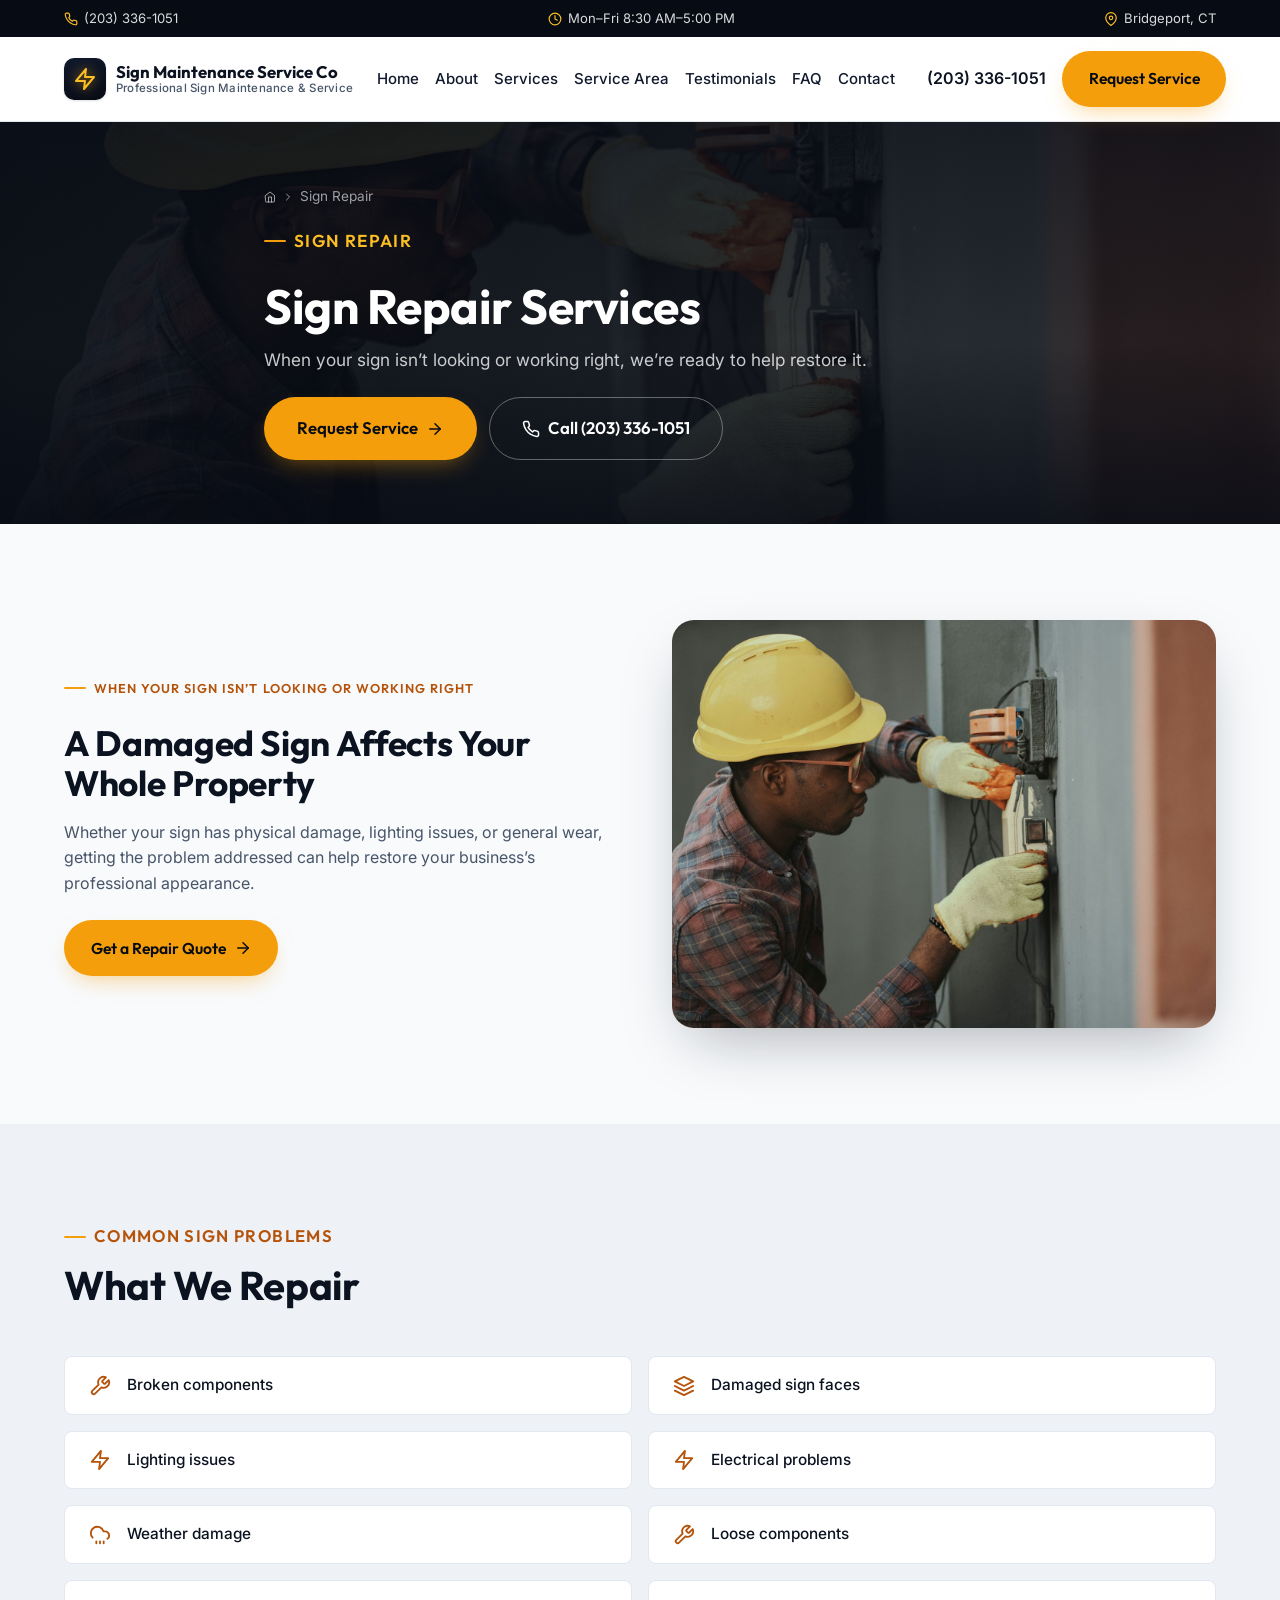
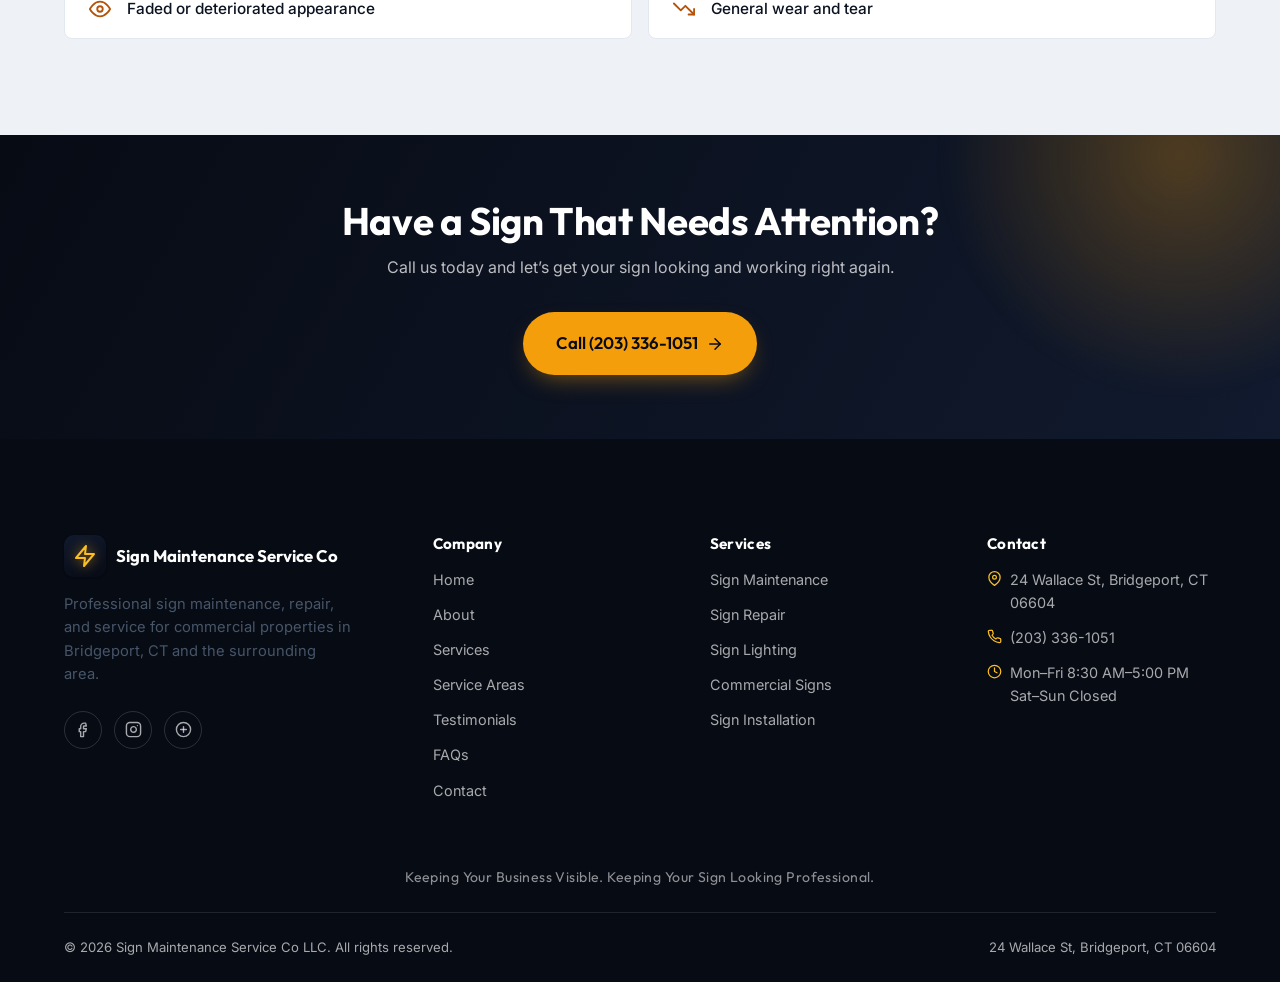
<file: sign-repair.html>
<!DOCTYPE html>
<html lang="en">
<head>
<meta charset="UTF-8" />
  <meta name="viewport" content="width=device-width, initial-scale=1.0" />
  <title>Sign Repair Bridgeport CT | Business Sign Repair | Sign Maintenance Service Co</title>
  <meta name="description" content="Sign repair services in Bridgeport, CT for broken components, damaged sign faces, lighting and electrical issues, and weather damage." />
  <link rel="canonical" href="https://signmaintenanceservice.com/sign-repair.html" />
  <meta property="og:type" content="website" />
  <meta property="og:title" content="Sign Repair Bridgeport CT | Business Sign Repair | Sign Maintenance Service Co" />
  <meta property="og:description" content="Sign repair services in Bridgeport, CT for broken components, damaged sign faces, lighting and electrical issues, and weather damage." />
  <meta property="og:image" content="images/tech-electrical.jpg" />
  <meta name="theme-color" content="#0b1220" />
  <link rel="icon" href="data:image/svg+xml,%3Csvg xmlns='http://www.w3.org/2000/svg' viewBox='0 0 24 24'%3E%3Crect width='24' height='24' rx='6' fill='%230b1220'/%3E%3Cpath d='M8 15l3-8 3 8M9 12.5h4' stroke='%23f59e0b' stroke-width='1.8' fill='none' stroke-linecap='round' stroke-linejoin='round'/%3E%3C/svg%3E" />
  <link rel="preconnect" href="https://fonts.googleapis.com" />
  <link rel="preconnect" href="https://fonts.gstatic.com" crossorigin />
  <link href="https://fonts.googleapis.com/css2?family=Outfit:wght@400;500;600;700;800&family=Inter:wght@400;500;600;700&display=swap" rel="stylesheet" />
  <link rel="stylesheet" href="css/style.css" />
  <noscript><style>.reveal,.reveal-item{opacity:1!important;transform:none!important;}</style></noscript>
</head>
<body>
  <a class="skip-link" href="#main">Skip to content</a>

  <div class="top-strip">
    <div class="container">
      <a class="top-strip__item" href="tel:+12033361051">
        <svg viewBox="0 0 24 24" fill="none" stroke="currentColor" stroke-width="2" stroke-linecap="round" stroke-linejoin="round" aria-hidden="true"><path d="M22 16.92v3a2 2 0 0 1-2.18 2 19.79 19.79 0 0 1-8.63-3.07 19.5 19.5 0 0 1-6-6 19.79 19.79 0 0 1-3.07-8.67A2 2 0 0 1 4.11 2h3a2 2 0 0 1 2 1.72c.127.96.361 1.903.7 2.81a2 2 0 0 1-.45 2.11L8.09 9.91a16 16 0 0 0 6 6l1.27-1.27a2 2 0 0 1 2.11-.45c.907.339 1.85.573 2.81.7A2 2 0 0 1 22 16.92z"/></svg>
        <span>(203) 336-1051</span>
      </a>
      <span class="top-strip__item top-strip__hours">
        <svg viewBox="0 0 24 24" fill="none" stroke="currentColor" stroke-width="2" stroke-linecap="round" stroke-linejoin="round" aria-hidden="true"><circle cx="12" cy="12" r="10"/><polyline points="12 6 12 12 16 14"/></svg>
        <span>Mon&ndash;Fri 8:30 AM&ndash;5:00 PM</span>
      </span>
      <a class="top-strip__item" href="contact.html">
        <svg viewBox="0 0 24 24" fill="none" stroke="currentColor" stroke-width="2" stroke-linecap="round" stroke-linejoin="round" aria-hidden="true"><path d="M21 10c0 7-9 13-9 13s-9-6-9-13a9 9 0 0 1 18 0z"/><circle cx="12" cy="10" r="3"/></svg>
        <span>Bridgeport, CT</span>
      </a>
    </div>
  </div>

  <header class="site-header">
    <div class="container">
      <a class="brand" href="index.html">
        <span class="brand__mark"><svg viewBox="0 0 24 24" fill="none" stroke="currentColor" stroke-width="2" stroke-linecap="round" stroke-linejoin="round" aria-hidden="true"><polygon points="13 2 3 14 12 14 11 22 21 10 12 10 13 2"/></svg></span>
        <span class="brand__text">
          Sign Maintenance Service Co
          <small>Professional Sign Maintenance &amp; Service</small>
        </span>
      </a>

      <nav class="nav-desktop" aria-label="Primary">
        <ul>
            <li><a href="index.html">Home</a></li>
            <li><a href="about.html">About</a></li>
            <li><a href="services.html">Services</a></li>
            <li><a href="service-area.html">Service Area</a></li>
            <li><a href="testimonials.html">Testimonials</a></li>
            <li><a href="faq.html">FAQ</a></li>
            <li><a href="contact.html">Contact</a></li>
        </ul>
      </nav>

      <div class="header-actions">
        <a class="header-call" href="tel:+12033361051">
          <svg viewBox="0 0 24 24" fill="none" stroke="currentColor" stroke-width="2" stroke-linecap="round" stroke-linejoin="round" aria-hidden="true"><path d="M22 16.92v3a2 2 0 0 1-2.18 2 19.79 19.79 0 0 1-8.63-3.07 19.5 19.5 0 0 1-6-6 19.79 19.79 0 0 1-3.07-8.67A2 2 0 0 1 4.11 2h3a2 2 0 0 1 2 1.72c.127.96.361 1.903.7 2.81a2 2 0 0 1-.45 2.11L8.09 9.91a16 16 0 0 0 6 6l1.27-1.27a2 2 0 0 1 2.11-.45c.907.339 1.85.573 2.81.7A2 2 0 0 1 22 16.92z"/></svg>
          <span>(203) 336-1051</span>
        </a>
        <a class="btn btn-primary" href="contact.html">Request Service</a>
        <button class="nav-toggle" aria-label="Open menu" aria-expanded="false" aria-controls="mobile-nav">
          <svg class="icon-open" viewBox="0 0 24 24" fill="none" stroke="currentColor" stroke-width="2" stroke-linecap="round" stroke-linejoin="round" aria-hidden="true"><line x1="3" y1="12" x2="21" y2="12"/><line x1="3" y1="6" x2="21" y2="6"/><line x1="3" y1="18" x2="21" y2="18"/></svg>
          <svg class="icon-close" viewBox="0 0 24 24" fill="none" stroke="currentColor" stroke-width="2" stroke-linecap="round" stroke-linejoin="round" aria-hidden="true"><line x1="18" y1="6" x2="6" y2="18"/><line x1="6" y1="6" x2="18" y2="18"/></svg>
        </button>
      </div>
    </div>
  </header>

  <nav class="mobile-nav" id="mobile-nav" aria-label="Mobile">
    <ul>
            <li><a href="index.html">Home</a></li>
            <li><a href="about.html">About</a></li>
            <li><a href="services.html">Services</a></li>
            <li><a href="service-area.html">Service Area</a></li>
            <li><a href="testimonials.html">Testimonials</a></li>
            <li><a href="faq.html">FAQ</a></li>
            <li><a href="contact.html">Contact</a></li>
    </ul>
    <div class="mobile-nav__cta">
      <a class="btn btn-primary btn-block" href="contact.html">Request Service</a>
      <a class="btn btn-outline btn-block" href="tel:+12033361051"><svg viewBox="0 0 24 24" fill="none" stroke="currentColor" stroke-width="2" stroke-linecap="round" stroke-linejoin="round" aria-hidden="true"><path d="M22 16.92v3a2 2 0 0 1-2.18 2 19.79 19.79 0 0 1-8.63-3.07 19.5 19.5 0 0 1-6-6 19.79 19.79 0 0 1-3.07-8.67A2 2 0 0 1 4.11 2h3a2 2 0 0 1 2 1.72c.127.96.361 1.903.7 2.81a2 2 0 0 1-.45 2.11L8.09 9.91a16 16 0 0 0 6 6l1.27-1.27a2 2 0 0 1 2.11-.45c.907.339 1.85.573 2.81.7A2 2 0 0 1 22 16.92z"/></svg> Call (203) 336-1051</a>
    </div>
  </nav>

  <main id="main">
    <section class="page-banner">
      <div class="page-banner__bg" style="background-image:url('images/tech-electrical.jpg')"></div>
      <div class="container">
        <div class="breadcrumb">
          <a href="index.html"><svg viewBox="0 0 24 24" fill="none" stroke="currentColor" stroke-width="2" stroke-linecap="round" stroke-linejoin="round" aria-hidden="true"><path d="M3 9l9-7 9 7v11a2 2 0 0 1-2 2H5a2 2 0 0 1-2-2z"/><polyline points="9 22 9 12 15 12 15 22"/></svg></a>
          <svg viewBox="0 0 24 24" fill="none" stroke="currentColor" stroke-width="2" stroke-linecap="round" stroke-linejoin="round" aria-hidden="true"><polyline points="9 18 15 12 9 6"/></svg>
          <span>Sign Repair</span>
        </div>
        <p class="eyebrow">Sign Repair</p>
        <h1>Sign Repair Services</h1>
        <p>When your sign isn&rsquo;t looking or working right, we&rsquo;re ready to help restore it.</p>
        <div class="btn-row"><a class="btn btn-primary btn-lg" href="contact.html">Request Service <svg viewBox="0 0 24 24" fill="none" stroke="currentColor" stroke-width="2" stroke-linecap="round" stroke-linejoin="round" aria-hidden="true"><line x1="5" y1="12" x2="19" y2="12"/><polyline points="12 5 19 12 12 19"/></svg></a><a class="btn btn-outline btn-lg" href="tel:+12033361051"><svg viewBox="0 0 24 24" fill="none" stroke="currentColor" stroke-width="2" stroke-linecap="round" stroke-linejoin="round" aria-hidden="true"><path d="M22 16.92v3a2 2 0 0 1-2.18 2 19.79 19.79 0 0 1-8.63-3.07 19.5 19.5 0 0 1-6-6 19.79 19.79 0 0 1-3.07-8.67A2 2 0 0 1 4.11 2h3a2 2 0 0 1 2 1.72c.127.96.361 1.903.7 2.81a2 2 0 0 1-.45 2.11L8.09 9.91a16 16 0 0 0 6 6l1.27-1.27a2 2 0 0 1 2.11-.45c.907.339 1.85.573 2.81.7A2 2 0 0 1 22 16.92z"/></svg> Call (203) 336-1051</a></div>
      </div>
    </section>


    <section class="section">
      <div class="container">
        <div class="split reverse reveal">
          <div class="split__media">
            <img src="images/tech-electrical.jpg" alt="Technician repairing sign electrical components" loading="lazy" width="900" height="675" />
          </div>
          <div class="split__body">
            <p class="eyebrow">When Your Sign Isn&rsquo;t Looking or Working Right</p>
            <h2>A Damaged Sign Affects Your Whole Property</h2>
            <p>Whether your sign has physical damage, lighting issues, or general wear, getting the problem addressed can help restore your business&rsquo;s professional appearance.</p>
            <a class="btn btn-primary" href="contact.html">Get a Repair Quote <svg viewBox="0 0 24 24" fill="none" stroke="currentColor" stroke-width="2" stroke-linecap="round" stroke-linejoin="round" aria-hidden="true"><line x1="5" y1="12" x2="19" y2="12"/><polyline points="12 5 19 12 12 19"/></svg></a>
          </div>
        </div>
      </div>
    </section>

    <section class="section section-muted">
      <div class="container">
        <div class="section-head reveal">
          <p class="eyebrow">Common Sign Problems</p>
          <h2>What We Repair</h2>
        </div>
        <div class="problem-grid reveal-stagger">
                  <div class="problem-item reveal-item"><svg viewBox="0 0 24 24" fill="none" stroke="currentColor" stroke-width="2" stroke-linecap="round" stroke-linejoin="round" aria-hidden="true"><path d="M14.7 6.3a1 1 0 0 0 0 1.4l1.6 1.6a1 1 0 0 0 1.4 0l3.77-3.77a6 6 0 0 1-7.94 7.94l-6.91 6.91a2.12 2.12 0 0 1-3-3l6.91-6.91a6 6 0 0 1 7.94-7.94z"/></svg><span>Broken components</span></div>
        <div class="problem-item reveal-item"><svg viewBox="0 0 24 24" fill="none" stroke="currentColor" stroke-width="2" stroke-linecap="round" stroke-linejoin="round" aria-hidden="true"><polygon points="12 2 2 7 12 12 22 7 12 2"/><polyline points="2 17 12 22 22 17"/><polyline points="2 12 12 17 22 12"/></svg><span>Damaged sign faces</span></div>
        <div class="problem-item reveal-item"><svg viewBox="0 0 24 24" fill="none" stroke="currentColor" stroke-width="2" stroke-linecap="round" stroke-linejoin="round" aria-hidden="true"><polygon points="13 2 3 14 12 14 11 22 21 10 12 10 13 2"/></svg><span>Lighting issues</span></div>
        <div class="problem-item reveal-item"><svg viewBox="0 0 24 24" fill="none" stroke="currentColor" stroke-width="2" stroke-linecap="round" stroke-linejoin="round" aria-hidden="true"><polygon points="13 2 3 14 12 14 11 22 21 10 12 10 13 2"/></svg><span>Electrical problems</span></div>
        <div class="problem-item reveal-item"><svg viewBox="0 0 24 24" fill="none" stroke="currentColor" stroke-width="2" stroke-linecap="round" stroke-linejoin="round" aria-hidden="true"><path d="M20 16.2A4.5 4.5 0 0 0 17.5 8h-1.8A7 7 0 1 0 4 14.9"/><line x1="8" y1="19" x2="8" y2="21"/><line x1="12" y1="19" x2="12" y2="21"/><line x1="16" y1="19" x2="16" y2="21"/></svg><span>Weather damage</span></div>
        <div class="problem-item reveal-item"><svg viewBox="0 0 24 24" fill="none" stroke="currentColor" stroke-width="2" stroke-linecap="round" stroke-linejoin="round" aria-hidden="true"><path d="M14.7 6.3a1 1 0 0 0 0 1.4l1.6 1.6a1 1 0 0 0 1.4 0l3.77-3.77a6 6 0 0 1-7.94 7.94l-6.91 6.91a2.12 2.12 0 0 1-3-3l6.91-6.91a6 6 0 0 1 7.94-7.94z"/></svg><span>Loose components</span></div>
        <div class="problem-item reveal-item"><svg viewBox="0 0 24 24" fill="none" stroke="currentColor" stroke-width="2" stroke-linecap="round" stroke-linejoin="round" aria-hidden="true"><path d="M1 12s4-8 11-8 11 8 11 8-4 8-11 8-11-8-11-8z"/><circle cx="12" cy="12" r="3"/></svg><span>Faded or deteriorated appearance</span></div>
        <div class="problem-item reveal-item"><svg viewBox="0 0 24 24" fill="none" stroke="currentColor" stroke-width="2" stroke-linecap="round" stroke-linejoin="round" aria-hidden="true"><polyline points="23 18 13.5 8.5 8.5 13.5 1 6"/><polyline points="17 18 23 18 23 12"/></svg><span>General wear and tear</span></div>
        </div>
      </div>
    </section>

    <section class="cta-band">
      <div class="container reveal">
        <h2>Have a Sign That Needs Attention?</h2>
        <p>Call us today and let&rsquo;s get your sign looking and working right again.</p>
        <div class="btn-row">
          <a class="btn btn-primary btn-lg" href="contact.html">Call (203) 336-1051 <svg viewBox="0 0 24 24" fill="none" stroke="currentColor" stroke-width="2" stroke-linecap="round" stroke-linejoin="round" aria-hidden="true"><line x1="5" y1="12" x2="19" y2="12"/><polyline points="12 5 19 12 12 19"/></svg></a>
          
        </div>
      </div>
    </section>


  </main>
  <footer class="site-footer">
    <div class="container">
      <div class="footer-grid">
        <div class="footer-brand">
          <a class="brand" href="index.html">
            <span class="brand__mark"><svg viewBox="0 0 24 24" fill="none" stroke="currentColor" stroke-width="2" stroke-linecap="round" stroke-linejoin="round" aria-hidden="true"><polygon points="13 2 3 14 12 14 11 22 21 10 12 10 13 2"/></svg></span>
            <span class="brand__text">Sign Maintenance Service Co</span>
          </a>
          <p>Professional sign maintenance, repair, and service for commercial properties in Bridgeport, CT and the surrounding area.</p>
          <div class="footer-social">
            <a href="#" aria-label="Facebook"><svg viewBox="0 0 24 24" fill="none" stroke="currentColor" stroke-width="2" stroke-linecap="round" stroke-linejoin="round" aria-hidden="true"><path d="M15 3h-2a5 5 0 0 0-5 5v3H6v4h2v7h4v-7h3l1-4h-4V8a1 1 0 0 1 1-1h3z"/></svg></a>
            <a href="#" aria-label="Instagram"><svg viewBox="0 0 24 24" fill="none" stroke="currentColor" stroke-width="2" stroke-linecap="round" stroke-linejoin="round" aria-hidden="true"><rect x="2" y="2" width="20" height="20" rx="5"/><path d="M16 11.37A4 4 0 1 1 12.63 8 4 4 0 0 1 16 11.37z"/><line x1="17.5" y1="6.5" x2="17.51" y2="6.5"/></svg></a>
            <a href="#" aria-label="Google Reviews"><svg viewBox="0 0 24 24" fill="none" stroke="currentColor" stroke-width="2" stroke-linecap="round" stroke-linejoin="round" aria-hidden="true"><circle cx="12" cy="12" r="10"/><path d="M8 12h8"/><path d="M12 8v8"/></svg></a>
          </div>
        </div>
        <div class="footer-col">
          <h4>Company</h4>
          <ul>
          <li><a href="index.html">Home</a></li>
          <li><a href="about.html">About</a></li>
          <li><a href="services.html">Services</a></li>
          <li><a href="service-area.html">Service Areas</a></li>
          <li><a href="testimonials.html">Testimonials</a></li>
          <li><a href="faq.html">FAQs</a></li>
          <li><a href="contact.html">Contact</a></li>
          </ul>
        </div>
        <div class="footer-col">
          <h4>Services</h4>
          <ul>
          <li><a href="sign-maintenance.html">Sign Maintenance</a></li>
          <li><a href="sign-repair.html">Sign Repair</a></li>
          <li><a href="sign-lighting.html">Sign Lighting</a></li>
          <li><a href="commercial-signs.html">Commercial Signs</a></li>
          <li><a href="sign-installation.html">Sign Installation</a></li>
          </ul>
        </div>
        <div class="footer-col">
          <h4>Contact</h4>
          <ul>
            <li><svg viewBox="0 0 24 24" fill="none" stroke="currentColor" stroke-width="2" stroke-linecap="round" stroke-linejoin="round" aria-hidden="true"><path d="M21 10c0 7-9 13-9 13s-9-6-9-13a9 9 0 0 1 18 0z"/><circle cx="12" cy="10" r="3"/></svg><span>24 Wallace St, Bridgeport, CT 06604</span></li>
            <li><svg viewBox="0 0 24 24" fill="none" stroke="currentColor" stroke-width="2" stroke-linecap="round" stroke-linejoin="round" aria-hidden="true"><path d="M22 16.92v3a2 2 0 0 1-2.18 2 19.79 19.79 0 0 1-8.63-3.07 19.5 19.5 0 0 1-6-6 19.79 19.79 0 0 1-3.07-8.67A2 2 0 0 1 4.11 2h3a2 2 0 0 1 2 1.72c.127.96.361 1.903.7 2.81a2 2 0 0 1-.45 2.11L8.09 9.91a16 16 0 0 0 6 6l1.27-1.27a2 2 0 0 1 2.11-.45c.907.339 1.85.573 2.81.7A2 2 0 0 1 22 16.92z"/></svg><a href="tel:+12033361051">(203) 336-1051</a></li>
            <li><svg viewBox="0 0 24 24" fill="none" stroke="currentColor" stroke-width="2" stroke-linecap="round" stroke-linejoin="round" aria-hidden="true"><circle cx="12" cy="12" r="10"/><polyline points="12 6 12 12 16 14"/></svg><span>Mon&ndash;Fri 8:30 AM&ndash;5:00 PM<br/>Sat&ndash;Sun Closed</span></li>
          </ul>
        </div>
      </div>
    </div>
    <p class="footer-tagline">Keeping Your Business Visible. Keeping Your Sign Looking Professional.</p>
    <div class="container">
      <div class="footer-bottom">
        <span>&copy; <span id="year"></span> Sign Maintenance Service Co LLC. All rights reserved.</span>
        <span>24 Wallace St, Bridgeport, CT 06604</span>
      </div>
    </div>
  </footer>

  <div class="mobile-call-bar">
    <a href="contact.html"><svg viewBox="0 0 24 24" fill="none" stroke="currentColor" stroke-width="2" stroke-linecap="round" stroke-linejoin="round" aria-hidden="true"><path d="M4 4h16c1.1 0 2 .9 2 2v12c0 1.1-.9 2-2 2H4c-1.1 0-2-.9-2-2V6c0-1.1.9-2 2-2z"/><polyline points="22 6 12 13 2 6"/></svg> Request Service</a>
    <a class="primary" href="tel:+12033361051"><svg viewBox="0 0 24 24" fill="none" stroke="currentColor" stroke-width="2" stroke-linecap="round" stroke-linejoin="round" aria-hidden="true"><path d="M22 16.92v3a2 2 0 0 1-2.18 2 19.79 19.79 0 0 1-8.63-3.07 19.5 19.5 0 0 1-6-6 19.79 19.79 0 0 1-3.07-8.67A2 2 0 0 1 4.11 2h3a2 2 0 0 1 2 1.72c.127.96.361 1.903.7 2.81a2 2 0 0 1-.45 2.11L8.09 9.91a16 16 0 0 0 6 6l1.27-1.27a2 2 0 0 1 2.11-.45c.907.339 1.85.573 2.81.7A2 2 0 0 1 22 16.92z"/></svg> Call Now</a>
  </div>

  <button class="back-to-top" aria-label="Back to top"><svg viewBox="0 0 24 24" fill="none" stroke="currentColor" stroke-width="2" stroke-linecap="round" stroke-linejoin="round" aria-hidden="true"><line x1="12" y1="19" x2="12" y2="5"/><polyline points="5 12 12 5 19 12"/></svg></button>

  <script>document.getElementById('year').textContent = new Date().getFullYear();</script>
  <script src="js/main.js"></script>

</body>
</html>
</file>
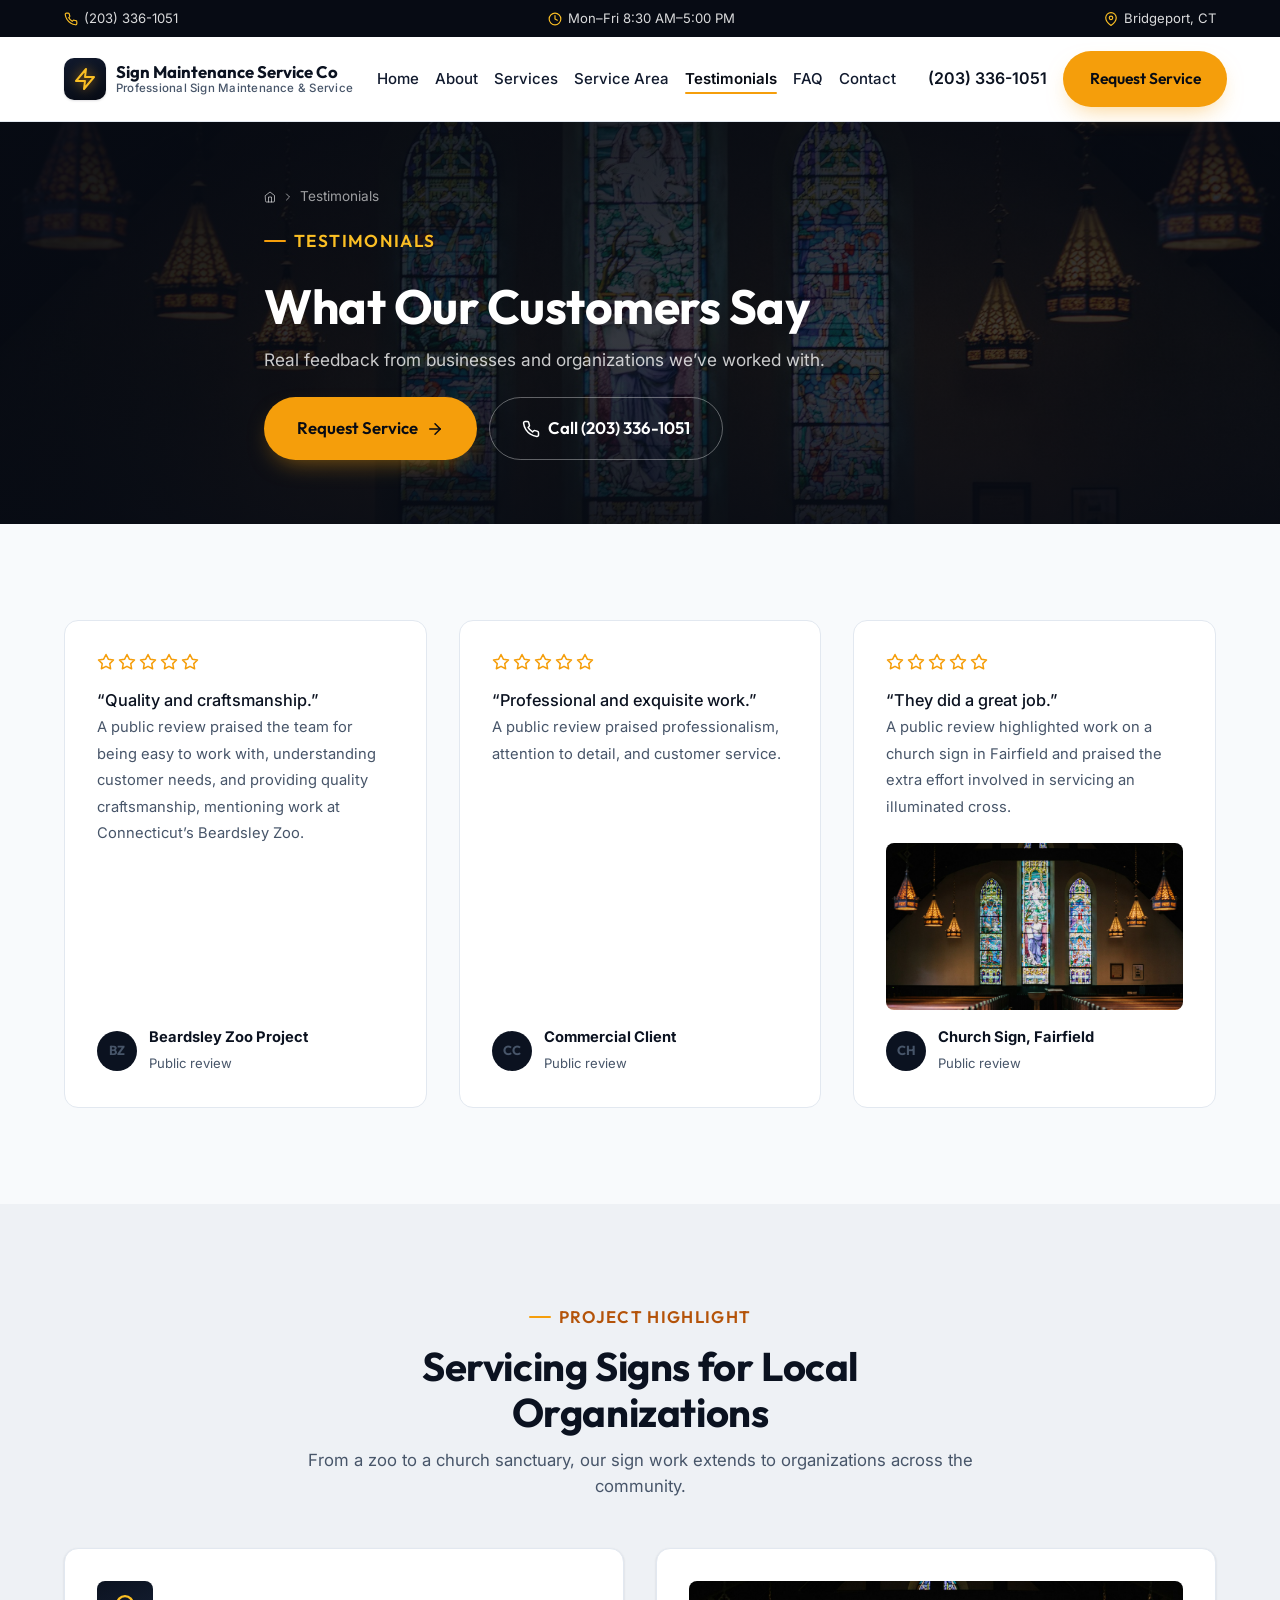
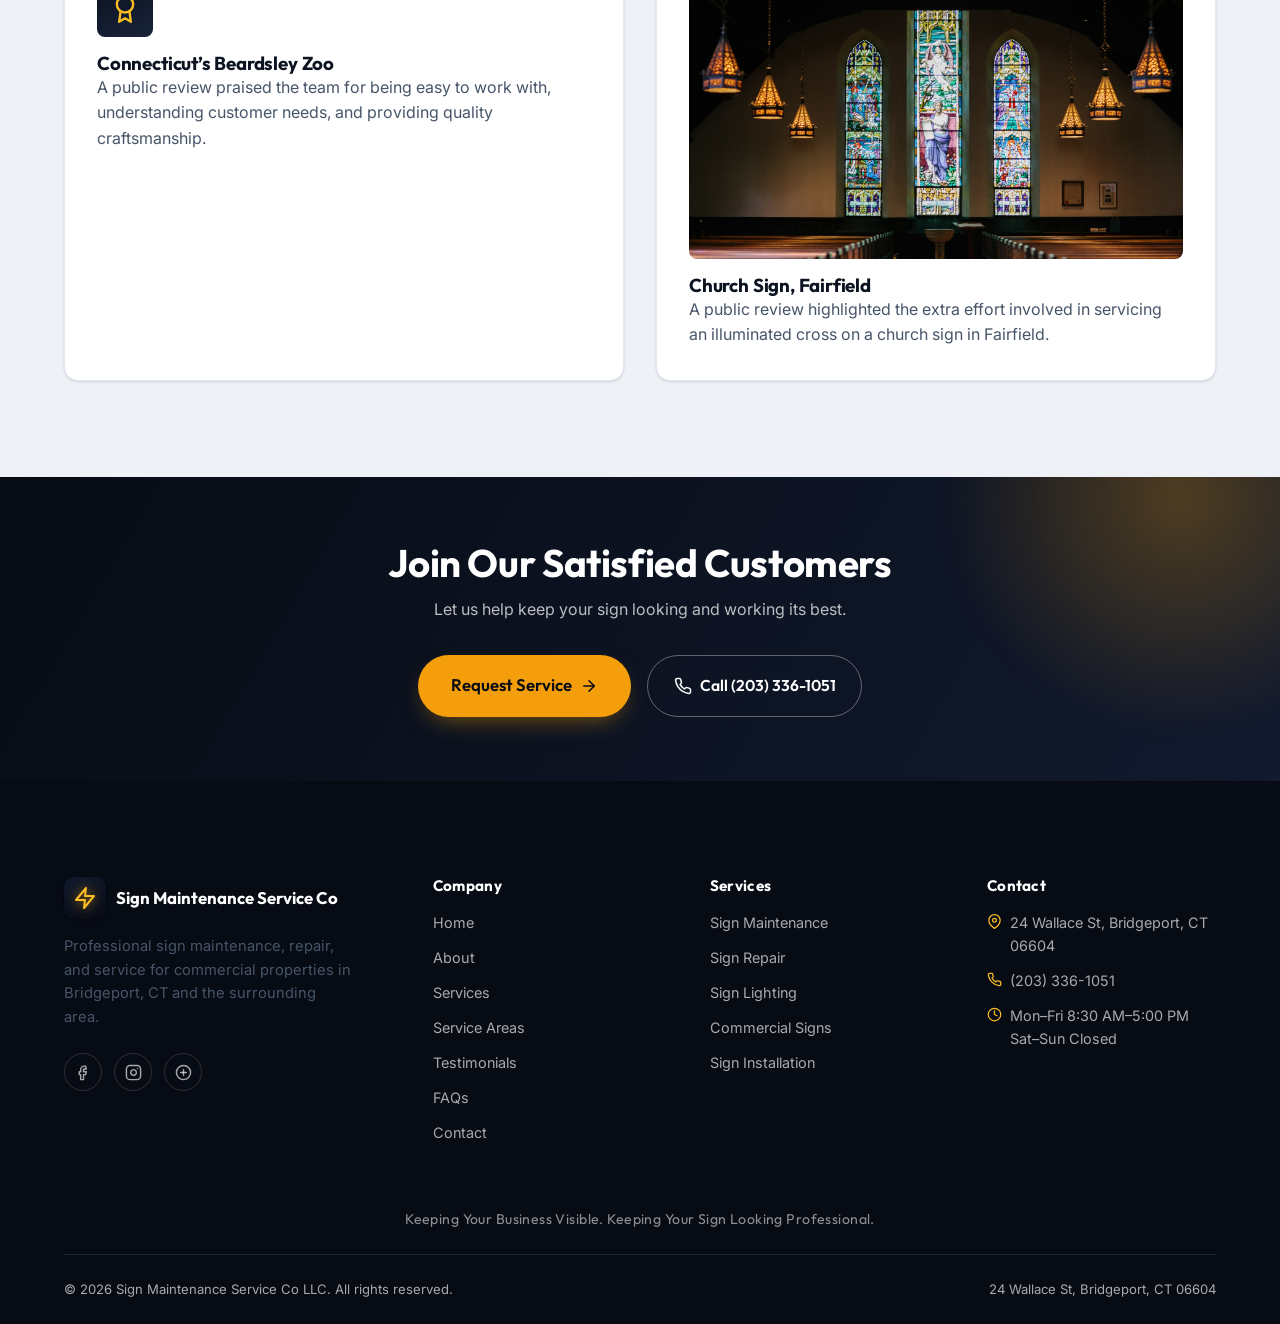
<file: testimonials.html>
<!DOCTYPE html>
<html lang="en">
<head>
<meta charset="UTF-8" />
  <meta name="viewport" content="width=device-width, initial-scale=1.0" />
  <title>Testimonials | Sign Maintenance Service Co LLC | Bridgeport CT</title>
  <meta name="description" content="See what customers say about Sign Maintenance Service Co LLC, including work at Connecticut's Beardsley Zoo and a church sign in Fairfield." />
  <link rel="canonical" href="https://signmaintenanceservice.com/testimonials.html" />
  <meta property="og:type" content="website" />
  <meta property="og:title" content="Testimonials | Sign Maintenance Service Co LLC | Bridgeport CT" />
  <meta property="og:description" content="See what customers say about Sign Maintenance Service Co LLC, including work at Connecticut's Beardsley Zoo and a church sign in Fairfield." />
  <meta property="og:image" content="images/church-interior.jpg" />
  <meta name="theme-color" content="#0b1220" />
  <link rel="icon" href="data:image/svg+xml,%3Csvg xmlns='http://www.w3.org/2000/svg' viewBox='0 0 24 24'%3E%3Crect width='24' height='24' rx='6' fill='%230b1220'/%3E%3Cpath d='M8 15l3-8 3 8M9 12.5h4' stroke='%23f59e0b' stroke-width='1.8' fill='none' stroke-linecap='round' stroke-linejoin='round'/%3E%3C/svg%3E" />
  <link rel="preconnect" href="https://fonts.googleapis.com" />
  <link rel="preconnect" href="https://fonts.gstatic.com" crossorigin />
  <link href="https://fonts.googleapis.com/css2?family=Outfit:wght@400;500;600;700;800&family=Inter:wght@400;500;600;700&display=swap" rel="stylesheet" />
  <link rel="stylesheet" href="css/style.css" />
  <noscript><style>.reveal,.reveal-item{opacity:1!important;transform:none!important;}</style></noscript>
</head>
<body>
  <a class="skip-link" href="#main">Skip to content</a>

  <div class="top-strip">
    <div class="container">
      <a class="top-strip__item" href="tel:+12033361051">
        <svg viewBox="0 0 24 24" fill="none" stroke="currentColor" stroke-width="2" stroke-linecap="round" stroke-linejoin="round" aria-hidden="true"><path d="M22 16.92v3a2 2 0 0 1-2.18 2 19.79 19.79 0 0 1-8.63-3.07 19.5 19.5 0 0 1-6-6 19.79 19.79 0 0 1-3.07-8.67A2 2 0 0 1 4.11 2h3a2 2 0 0 1 2 1.72c.127.96.361 1.903.7 2.81a2 2 0 0 1-.45 2.11L8.09 9.91a16 16 0 0 0 6 6l1.27-1.27a2 2 0 0 1 2.11-.45c.907.339 1.85.573 2.81.7A2 2 0 0 1 22 16.92z"/></svg>
        <span>(203) 336-1051</span>
      </a>
      <span class="top-strip__item top-strip__hours">
        <svg viewBox="0 0 24 24" fill="none" stroke="currentColor" stroke-width="2" stroke-linecap="round" stroke-linejoin="round" aria-hidden="true"><circle cx="12" cy="12" r="10"/><polyline points="12 6 12 12 16 14"/></svg>
        <span>Mon&ndash;Fri 8:30 AM&ndash;5:00 PM</span>
      </span>
      <a class="top-strip__item" href="contact.html">
        <svg viewBox="0 0 24 24" fill="none" stroke="currentColor" stroke-width="2" stroke-linecap="round" stroke-linejoin="round" aria-hidden="true"><path d="M21 10c0 7-9 13-9 13s-9-6-9-13a9 9 0 0 1 18 0z"/><circle cx="12" cy="10" r="3"/></svg>
        <span>Bridgeport, CT</span>
      </a>
    </div>
  </div>

  <header class="site-header">
    <div class="container">
      <a class="brand" href="index.html">
        <span class="brand__mark"><svg viewBox="0 0 24 24" fill="none" stroke="currentColor" stroke-width="2" stroke-linecap="round" stroke-linejoin="round" aria-hidden="true"><polygon points="13 2 3 14 12 14 11 22 21 10 12 10 13 2"/></svg></span>
        <span class="brand__text">
          Sign Maintenance Service Co
          <small>Professional Sign Maintenance &amp; Service</small>
        </span>
      </a>

      <nav class="nav-desktop" aria-label="Primary">
        <ul>
            <li><a href="index.html">Home</a></li>
            <li><a href="about.html">About</a></li>
            <li><a href="services.html">Services</a></li>
            <li><a href="service-area.html">Service Area</a></li>
            <li><a href="testimonials.html" aria-current="page">Testimonials</a></li>
            <li><a href="faq.html">FAQ</a></li>
            <li><a href="contact.html">Contact</a></li>
        </ul>
      </nav>

      <div class="header-actions">
        <a class="header-call" href="tel:+12033361051">
          <svg viewBox="0 0 24 24" fill="none" stroke="currentColor" stroke-width="2" stroke-linecap="round" stroke-linejoin="round" aria-hidden="true"><path d="M22 16.92v3a2 2 0 0 1-2.18 2 19.79 19.79 0 0 1-8.63-3.07 19.5 19.5 0 0 1-6-6 19.79 19.79 0 0 1-3.07-8.67A2 2 0 0 1 4.11 2h3a2 2 0 0 1 2 1.72c.127.96.361 1.903.7 2.81a2 2 0 0 1-.45 2.11L8.09 9.91a16 16 0 0 0 6 6l1.27-1.27a2 2 0 0 1 2.11-.45c.907.339 1.85.573 2.81.7A2 2 0 0 1 22 16.92z"/></svg>
          <span>(203) 336-1051</span>
        </a>
        <a class="btn btn-primary" href="contact.html">Request Service</a>
        <button class="nav-toggle" aria-label="Open menu" aria-expanded="false" aria-controls="mobile-nav">
          <svg class="icon-open" viewBox="0 0 24 24" fill="none" stroke="currentColor" stroke-width="2" stroke-linecap="round" stroke-linejoin="round" aria-hidden="true"><line x1="3" y1="12" x2="21" y2="12"/><line x1="3" y1="6" x2="21" y2="6"/><line x1="3" y1="18" x2="21" y2="18"/></svg>
          <svg class="icon-close" viewBox="0 0 24 24" fill="none" stroke="currentColor" stroke-width="2" stroke-linecap="round" stroke-linejoin="round" aria-hidden="true"><line x1="18" y1="6" x2="6" y2="18"/><line x1="6" y1="6" x2="18" y2="18"/></svg>
        </button>
      </div>
    </div>
  </header>

  <nav class="mobile-nav" id="mobile-nav" aria-label="Mobile">
    <ul>
            <li><a href="index.html">Home</a></li>
            <li><a href="about.html">About</a></li>
            <li><a href="services.html">Services</a></li>
            <li><a href="service-area.html">Service Area</a></li>
            <li><a href="testimonials.html" aria-current="page">Testimonials</a></li>
            <li><a href="faq.html">FAQ</a></li>
            <li><a href="contact.html">Contact</a></li>
    </ul>
    <div class="mobile-nav__cta">
      <a class="btn btn-primary btn-block" href="contact.html">Request Service</a>
      <a class="btn btn-outline btn-block" href="tel:+12033361051"><svg viewBox="0 0 24 24" fill="none" stroke="currentColor" stroke-width="2" stroke-linecap="round" stroke-linejoin="round" aria-hidden="true"><path d="M22 16.92v3a2 2 0 0 1-2.18 2 19.79 19.79 0 0 1-8.63-3.07 19.5 19.5 0 0 1-6-6 19.79 19.79 0 0 1-3.07-8.67A2 2 0 0 1 4.11 2h3a2 2 0 0 1 2 1.72c.127.96.361 1.903.7 2.81a2 2 0 0 1-.45 2.11L8.09 9.91a16 16 0 0 0 6 6l1.27-1.27a2 2 0 0 1 2.11-.45c.907.339 1.85.573 2.81.7A2 2 0 0 1 22 16.92z"/></svg> Call (203) 336-1051</a>
    </div>
  </nav>

  <main id="main">
    <section class="page-banner">
      <div class="page-banner__bg" style="background-image:url('images/church-interior.jpg')"></div>
      <div class="container">
        <div class="breadcrumb">
          <a href="index.html"><svg viewBox="0 0 24 24" fill="none" stroke="currentColor" stroke-width="2" stroke-linecap="round" stroke-linejoin="round" aria-hidden="true"><path d="M3 9l9-7 9 7v11a2 2 0 0 1-2 2H5a2 2 0 0 1-2-2z"/><polyline points="9 22 9 12 15 12 15 22"/></svg></a>
          <svg viewBox="0 0 24 24" fill="none" stroke="currentColor" stroke-width="2" stroke-linecap="round" stroke-linejoin="round" aria-hidden="true"><polyline points="9 18 15 12 9 6"/></svg>
          <span>Testimonials</span>
        </div>
        <p class="eyebrow">Testimonials</p>
        <h1>What Our Customers Say</h1>
        <p>Real feedback from businesses and organizations we&rsquo;ve worked with.</p>
        <div class="btn-row"><a class="btn btn-primary btn-lg" href="contact.html">Request Service <svg viewBox="0 0 24 24" fill="none" stroke="currentColor" stroke-width="2" stroke-linecap="round" stroke-linejoin="round" aria-hidden="true"><line x1="5" y1="12" x2="19" y2="12"/><polyline points="12 5 19 12 12 19"/></svg></a><a class="btn btn-outline btn-lg" href="tel:+12033361051"><svg viewBox="0 0 24 24" fill="none" stroke="currentColor" stroke-width="2" stroke-linecap="round" stroke-linejoin="round" aria-hidden="true"><path d="M22 16.92v3a2 2 0 0 1-2.18 2 19.79 19.79 0 0 1-8.63-3.07 19.5 19.5 0 0 1-6-6 19.79 19.79 0 0 1-3.07-8.67A2 2 0 0 1 4.11 2h3a2 2 0 0 1 2 1.72c.127.96.361 1.903.7 2.81a2 2 0 0 1-.45 2.11L8.09 9.91a16 16 0 0 0 6 6l1.27-1.27a2 2 0 0 1 2.11-.45c.907.339 1.85.573 2.81.7A2 2 0 0 1 22 16.92z"/></svg> Call (203) 336-1051</a></div>
      </div>
    </section>


    <section class="section">
      <div class="container">
        <div class="grid grid-3 reveal-stagger">
                  <div class="testimonial-card reveal-item">
          <div class="testimonial-card__stars"><svg viewBox="0 0 24 24" fill="none" stroke="currentColor" stroke-width="2" stroke-linecap="round" stroke-linejoin="round" aria-hidden="true"><polygon points="12 2 15.09 8.26 22 9.27 17 14.14 18.18 21.02 12 17.77 5.82 21.02 7 14.14 2 9.27 8.91 8.26 12 2"/></svg><svg viewBox="0 0 24 24" fill="none" stroke="currentColor" stroke-width="2" stroke-linecap="round" stroke-linejoin="round" aria-hidden="true"><polygon points="12 2 15.09 8.26 22 9.27 17 14.14 18.18 21.02 12 17.77 5.82 21.02 7 14.14 2 9.27 8.91 8.26 12 2"/></svg><svg viewBox="0 0 24 24" fill="none" stroke="currentColor" stroke-width="2" stroke-linecap="round" stroke-linejoin="round" aria-hidden="true"><polygon points="12 2 15.09 8.26 22 9.27 17 14.14 18.18 21.02 12 17.77 5.82 21.02 7 14.14 2 9.27 8.91 8.26 12 2"/></svg><svg viewBox="0 0 24 24" fill="none" stroke="currentColor" stroke-width="2" stroke-linecap="round" stroke-linejoin="round" aria-hidden="true"><polygon points="12 2 15.09 8.26 22 9.27 17 14.14 18.18 21.02 12 17.77 5.82 21.02 7 14.14 2 9.27 8.91 8.26 12 2"/></svg><svg viewBox="0 0 24 24" fill="none" stroke="currentColor" stroke-width="2" stroke-linecap="round" stroke-linejoin="round" aria-hidden="true"><polygon points="12 2 15.09 8.26 22 9.27 17 14.14 18.18 21.02 12 17.77 5.82 21.02 7 14.14 2 9.27 8.91 8.26 12 2"/></svg></div>
          <blockquote>&ldquo;Quality and craftsmanship.&rdquo;<br/><span style="font-weight:400;color:var(--color-muted);font-size:0.92rem;">A public review praised the team for being easy to work with, understanding customer needs, and providing quality craftsmanship, mentioning work at Connecticut&rsquo;s Beardsley Zoo.</span></blockquote>
          
          <div class="testimonial-card__meta">
            <span class="testimonial-card__avatar">BZ</span>
            <div><strong>Beardsley Zoo Project</strong><span>Public review</span></div>
          </div>
        </div>
        <div class="testimonial-card reveal-item">
          <div class="testimonial-card__stars"><svg viewBox="0 0 24 24" fill="none" stroke="currentColor" stroke-width="2" stroke-linecap="round" stroke-linejoin="round" aria-hidden="true"><polygon points="12 2 15.09 8.26 22 9.27 17 14.14 18.18 21.02 12 17.77 5.82 21.02 7 14.14 2 9.27 8.91 8.26 12 2"/></svg><svg viewBox="0 0 24 24" fill="none" stroke="currentColor" stroke-width="2" stroke-linecap="round" stroke-linejoin="round" aria-hidden="true"><polygon points="12 2 15.09 8.26 22 9.27 17 14.14 18.18 21.02 12 17.77 5.82 21.02 7 14.14 2 9.27 8.91 8.26 12 2"/></svg><svg viewBox="0 0 24 24" fill="none" stroke="currentColor" stroke-width="2" stroke-linecap="round" stroke-linejoin="round" aria-hidden="true"><polygon points="12 2 15.09 8.26 22 9.27 17 14.14 18.18 21.02 12 17.77 5.82 21.02 7 14.14 2 9.27 8.91 8.26 12 2"/></svg><svg viewBox="0 0 24 24" fill="none" stroke="currentColor" stroke-width="2" stroke-linecap="round" stroke-linejoin="round" aria-hidden="true"><polygon points="12 2 15.09 8.26 22 9.27 17 14.14 18.18 21.02 12 17.77 5.82 21.02 7 14.14 2 9.27 8.91 8.26 12 2"/></svg><svg viewBox="0 0 24 24" fill="none" stroke="currentColor" stroke-width="2" stroke-linecap="round" stroke-linejoin="round" aria-hidden="true"><polygon points="12 2 15.09 8.26 22 9.27 17 14.14 18.18 21.02 12 17.77 5.82 21.02 7 14.14 2 9.27 8.91 8.26 12 2"/></svg></div>
          <blockquote>&ldquo;Professional and exquisite work.&rdquo;<br/><span style="font-weight:400;color:var(--color-muted);font-size:0.92rem;">A public review praised professionalism, attention to detail, and customer service.</span></blockquote>
          
          <div class="testimonial-card__meta">
            <span class="testimonial-card__avatar">CC</span>
            <div><strong>Commercial Client</strong><span>Public review</span></div>
          </div>
        </div>
        <div class="testimonial-card reveal-item">
          <div class="testimonial-card__stars"><svg viewBox="0 0 24 24" fill="none" stroke="currentColor" stroke-width="2" stroke-linecap="round" stroke-linejoin="round" aria-hidden="true"><polygon points="12 2 15.09 8.26 22 9.27 17 14.14 18.18 21.02 12 17.77 5.82 21.02 7 14.14 2 9.27 8.91 8.26 12 2"/></svg><svg viewBox="0 0 24 24" fill="none" stroke="currentColor" stroke-width="2" stroke-linecap="round" stroke-linejoin="round" aria-hidden="true"><polygon points="12 2 15.09 8.26 22 9.27 17 14.14 18.18 21.02 12 17.77 5.82 21.02 7 14.14 2 9.27 8.91 8.26 12 2"/></svg><svg viewBox="0 0 24 24" fill="none" stroke="currentColor" stroke-width="2" stroke-linecap="round" stroke-linejoin="round" aria-hidden="true"><polygon points="12 2 15.09 8.26 22 9.27 17 14.14 18.18 21.02 12 17.77 5.82 21.02 7 14.14 2 9.27 8.91 8.26 12 2"/></svg><svg viewBox="0 0 24 24" fill="none" stroke="currentColor" stroke-width="2" stroke-linecap="round" stroke-linejoin="round" aria-hidden="true"><polygon points="12 2 15.09 8.26 22 9.27 17 14.14 18.18 21.02 12 17.77 5.82 21.02 7 14.14 2 9.27 8.91 8.26 12 2"/></svg><svg viewBox="0 0 24 24" fill="none" stroke="currentColor" stroke-width="2" stroke-linecap="round" stroke-linejoin="round" aria-hidden="true"><polygon points="12 2 15.09 8.26 22 9.27 17 14.14 18.18 21.02 12 17.77 5.82 21.02 7 14.14 2 9.27 8.91 8.26 12 2"/></svg></div>
          <blockquote>&ldquo;They did a great job.&rdquo;<br/><span style="font-weight:400;color:var(--color-muted);font-size:0.92rem;">A public review highlighted work on a church sign in Fairfield and praised the extra effort involved in servicing an illuminated cross.</span></blockquote>
          <div class="testimonial-card__photo"><img src="images/church-interior.jpg" alt="" loading="lazy" width="400" height="225"/></div>
          <div class="testimonial-card__meta">
            <span class="testimonial-card__avatar">CH</span>
            <div><strong>Church Sign, Fairfield</strong><span>Public review</span></div>
          </div>
        </div>
        </div>
      </div>
    </section>

    <section class="section section-muted">
      <div class="container">
        <div class="section-head center reveal">
          <p class="eyebrow" style="justify-content:center;">Project Highlight</p>
          <h2>Servicing Signs for Local Organizations</h2>
          <p>From a zoo to a church sanctuary, our sign work extends to organizations across the community.</p>
        </div>
        <div class="grid grid-2 reveal-stagger">
          <div class="card reveal-item">
            <span class="service-card__icon" style="margin-bottom:var(--space-4);"><svg viewBox="0 0 24 24" fill="none" stroke="currentColor" stroke-width="2" stroke-linecap="round" stroke-linejoin="round" aria-hidden="true"><circle cx="12" cy="8" r="7"/><polyline points="8.21 13.89 7 23 12 20 17 23 15.79 13.88"/></svg></span>
            <h3>Connecticut&rsquo;s Beardsley Zoo</h3>
            <p>A public review praised the team for being easy to work with, understanding customer needs, and providing quality craftsmanship.</p>
          </div>
          <div class="card reveal-item">
            <img src="images/church-interior.jpg" alt="Church interior in Fairfield, CT" loading="lazy" style="border-radius:var(--radius-sm);margin-bottom:var(--space-4);aspect-ratio:16/9;object-fit:cover;" width="600" height="338" />
            <h3>Church Sign, Fairfield</h3>
            <p>A public review highlighted the extra effort involved in servicing an illuminated cross on a church sign in Fairfield.</p>
          </div>
        </div>
      </div>
    </section>

    <section class="cta-band">
      <div class="container reveal">
        <h2>Join Our Satisfied Customers</h2>
        <p>Let us help keep your sign looking and working its best.</p>
        <div class="btn-row">
          <a class="btn btn-primary btn-lg" href="contact.html">Request Service <svg viewBox="0 0 24 24" fill="none" stroke="currentColor" stroke-width="2" stroke-linecap="round" stroke-linejoin="round" aria-hidden="true"><line x1="5" y1="12" x2="19" y2="12"/><polyline points="12 5 19 12 12 19"/></svg></a>
          <a class="btn btn-outline" href="tel:+12033361051"><svg viewBox="0 0 24 24" fill="none" stroke="currentColor" stroke-width="2" stroke-linecap="round" stroke-linejoin="round" aria-hidden="true"><path d="M22 16.92v3a2 2 0 0 1-2.18 2 19.79 19.79 0 0 1-8.63-3.07 19.5 19.5 0 0 1-6-6 19.79 19.79 0 0 1-3.07-8.67A2 2 0 0 1 4.11 2h3a2 2 0 0 1 2 1.72c.127.96.361 1.903.7 2.81a2 2 0 0 1-.45 2.11L8.09 9.91a16 16 0 0 0 6 6l1.27-1.27a2 2 0 0 1 2.11-.45c.907.339 1.85.573 2.81.7A2 2 0 0 1 22 16.92z"/></svg> Call (203) 336-1051</a>
        </div>
      </div>
    </section>


  </main>
  <footer class="site-footer">
    <div class="container">
      <div class="footer-grid">
        <div class="footer-brand">
          <a class="brand" href="index.html">
            <span class="brand__mark"><svg viewBox="0 0 24 24" fill="none" stroke="currentColor" stroke-width="2" stroke-linecap="round" stroke-linejoin="round" aria-hidden="true"><polygon points="13 2 3 14 12 14 11 22 21 10 12 10 13 2"/></svg></span>
            <span class="brand__text">Sign Maintenance Service Co</span>
          </a>
          <p>Professional sign maintenance, repair, and service for commercial properties in Bridgeport, CT and the surrounding area.</p>
          <div class="footer-social">
            <a href="#" aria-label="Facebook"><svg viewBox="0 0 24 24" fill="none" stroke="currentColor" stroke-width="2" stroke-linecap="round" stroke-linejoin="round" aria-hidden="true"><path d="M15 3h-2a5 5 0 0 0-5 5v3H6v4h2v7h4v-7h3l1-4h-4V8a1 1 0 0 1 1-1h3z"/></svg></a>
            <a href="#" aria-label="Instagram"><svg viewBox="0 0 24 24" fill="none" stroke="currentColor" stroke-width="2" stroke-linecap="round" stroke-linejoin="round" aria-hidden="true"><rect x="2" y="2" width="20" height="20" rx="5"/><path d="M16 11.37A4 4 0 1 1 12.63 8 4 4 0 0 1 16 11.37z"/><line x1="17.5" y1="6.5" x2="17.51" y2="6.5"/></svg></a>
            <a href="#" aria-label="Google Reviews"><svg viewBox="0 0 24 24" fill="none" stroke="currentColor" stroke-width="2" stroke-linecap="round" stroke-linejoin="round" aria-hidden="true"><circle cx="12" cy="12" r="10"/><path d="M8 12h8"/><path d="M12 8v8"/></svg></a>
          </div>
        </div>
        <div class="footer-col">
          <h4>Company</h4>
          <ul>
          <li><a href="index.html">Home</a></li>
          <li><a href="about.html">About</a></li>
          <li><a href="services.html">Services</a></li>
          <li><a href="service-area.html">Service Areas</a></li>
          <li><a href="testimonials.html">Testimonials</a></li>
          <li><a href="faq.html">FAQs</a></li>
          <li><a href="contact.html">Contact</a></li>
          </ul>
        </div>
        <div class="footer-col">
          <h4>Services</h4>
          <ul>
          <li><a href="sign-maintenance.html">Sign Maintenance</a></li>
          <li><a href="sign-repair.html">Sign Repair</a></li>
          <li><a href="sign-lighting.html">Sign Lighting</a></li>
          <li><a href="commercial-signs.html">Commercial Signs</a></li>
          <li><a href="sign-installation.html">Sign Installation</a></li>
          </ul>
        </div>
        <div class="footer-col">
          <h4>Contact</h4>
          <ul>
            <li><svg viewBox="0 0 24 24" fill="none" stroke="currentColor" stroke-width="2" stroke-linecap="round" stroke-linejoin="round" aria-hidden="true"><path d="M21 10c0 7-9 13-9 13s-9-6-9-13a9 9 0 0 1 18 0z"/><circle cx="12" cy="10" r="3"/></svg><span>24 Wallace St, Bridgeport, CT 06604</span></li>
            <li><svg viewBox="0 0 24 24" fill="none" stroke="currentColor" stroke-width="2" stroke-linecap="round" stroke-linejoin="round" aria-hidden="true"><path d="M22 16.92v3a2 2 0 0 1-2.18 2 19.79 19.79 0 0 1-8.63-3.07 19.5 19.5 0 0 1-6-6 19.79 19.79 0 0 1-3.07-8.67A2 2 0 0 1 4.11 2h3a2 2 0 0 1 2 1.72c.127.96.361 1.903.7 2.81a2 2 0 0 1-.45 2.11L8.09 9.91a16 16 0 0 0 6 6l1.27-1.27a2 2 0 0 1 2.11-.45c.907.339 1.85.573 2.81.7A2 2 0 0 1 22 16.92z"/></svg><a href="tel:+12033361051">(203) 336-1051</a></li>
            <li><svg viewBox="0 0 24 24" fill="none" stroke="currentColor" stroke-width="2" stroke-linecap="round" stroke-linejoin="round" aria-hidden="true"><circle cx="12" cy="12" r="10"/><polyline points="12 6 12 12 16 14"/></svg><span>Mon&ndash;Fri 8:30 AM&ndash;5:00 PM<br/>Sat&ndash;Sun Closed</span></li>
          </ul>
        </div>
      </div>
    </div>
    <p class="footer-tagline">Keeping Your Business Visible. Keeping Your Sign Looking Professional.</p>
    <div class="container">
      <div class="footer-bottom">
        <span>&copy; <span id="year"></span> Sign Maintenance Service Co LLC. All rights reserved.</span>
        <span>24 Wallace St, Bridgeport, CT 06604</span>
      </div>
    </div>
  </footer>

  <div class="mobile-call-bar">
    <a href="contact.html"><svg viewBox="0 0 24 24" fill="none" stroke="currentColor" stroke-width="2" stroke-linecap="round" stroke-linejoin="round" aria-hidden="true"><path d="M4 4h16c1.1 0 2 .9 2 2v12c0 1.1-.9 2-2 2H4c-1.1 0-2-.9-2-2V6c0-1.1.9-2 2-2z"/><polyline points="22 6 12 13 2 6"/></svg> Request Service</a>
    <a class="primary" href="tel:+12033361051"><svg viewBox="0 0 24 24" fill="none" stroke="currentColor" stroke-width="2" stroke-linecap="round" stroke-linejoin="round" aria-hidden="true"><path d="M22 16.92v3a2 2 0 0 1-2.18 2 19.79 19.79 0 0 1-8.63-3.07 19.5 19.5 0 0 1-6-6 19.79 19.79 0 0 1-3.07-8.67A2 2 0 0 1 4.11 2h3a2 2 0 0 1 2 1.72c.127.96.361 1.903.7 2.81a2 2 0 0 1-.45 2.11L8.09 9.91a16 16 0 0 0 6 6l1.27-1.27a2 2 0 0 1 2.11-.45c.907.339 1.85.573 2.81.7A2 2 0 0 1 22 16.92z"/></svg> Call Now</a>
  </div>

  <button class="back-to-top" aria-label="Back to top"><svg viewBox="0 0 24 24" fill="none" stroke="currentColor" stroke-width="2" stroke-linecap="round" stroke-linejoin="round" aria-hidden="true"><line x1="12" y1="19" x2="12" y2="5"/><polyline points="5 12 12 5 19 12"/></svg></button>

  <script>document.getElementById('year').textContent = new Date().getFullYear();</script>
  <script src="js/main.js"></script>

</body>
</html>
</file>
<file: css/style.css>
/* ==========================================================================
   Sign Maintenance Service Co LLC — Design System
   ========================================================================== */

:root {
  /* Color tokens */
  --color-navy-950: #070b14;
  --color-navy-900: #0b1220;
  --color-navy-800: #111a2e;
  --color-navy-700: #182338;
  --color-navy-600: #263452;
  --color-navy-500: #3a4a6b;
  --color-slate-600: #475569;
  --color-slate-500: #64748b;
  --color-slate-300: #cbd5e1;
  --color-slate-100: #eef1f5;
  --color-white: #ffffff;
  --color-bg: #f8fafc;

  --color-amber-600: #b45309;
  --color-amber-500: #f59e0b;
  --color-amber-400: #fbbf24;
  --color-amber-300: #fcd34d;
  --color-amber-100: #fef3c7;

  --color-primary: var(--color-navy-900);
  --color-on-primary: #ffffff;
  --color-accent: var(--color-amber-500);
  --color-accent-hover: var(--color-amber-600);
  --color-foreground: #0b1220;
  --color-muted: var(--color-slate-600);
  --color-border: #e2e8f0;
  --color-success: #16a34a;
  --color-danger: #dc2626;

  /* Typography */
  --font-display: "Outfit", "Inter", system-ui, sans-serif;
  --font-body: "Inter", system-ui, -apple-system, sans-serif;

  /* Spacing scale */
  --space-1: 0.25rem;
  --space-2: 0.5rem;
  --space-3: 0.75rem;
  --space-4: 1rem;
  --space-5: 1.5rem;
  --space-6: 2rem;
  --space-7: 3rem;
  --space-8: 4rem;
  --space-9: 6rem;
  --space-10: 8rem;

  /* Effects */
  --radius-sm: 8px;
  --radius-md: 14px;
  --radius-lg: 22px;
  --radius-full: 999px;
  --shadow-sm: 0 1px 2px rgba(11, 18, 32, 0.06), 0 1px 3px rgba(11, 18, 32, 0.08);
  --shadow-md: 0 8px 24px -8px rgba(11, 18, 32, 0.18);
  --shadow-lg: 0 24px 64px -20px rgba(11, 18, 32, 0.35);
  --shadow-glow: 0 0 24px rgba(245, 158, 11, 0.45), 0 0 60px rgba(245, 158, 11, 0.18);
  --ease-out: cubic-bezier(0.16, 1, 0.3, 1);
  --dur-fast: 150ms;
  --dur-base: 250ms;
  --dur-slow: 450ms;
  --header-h: 84px;
}

/* ==========================================================================
   Reset
   ========================================================================== */
*, *::before, *::after { box-sizing: border-box; }
* { margin: 0; }
html {
  scroll-behavior: smooth;
  -webkit-text-size-adjust: 100%;
}
@media (prefers-reduced-motion: reduce) {
  html { scroll-behavior: auto; }
  *, *::before, *::after {
    animation-duration: 0.01ms !important;
    animation-iteration-count: 1 !important;
    transition-duration: 0.01ms !important;
    scroll-behavior: auto !important;
  }
}
body {
  font-family: var(--font-body);
  color: var(--color-foreground);
  background: var(--color-bg);
  line-height: 1.6;
  font-size: 16px;
  -webkit-font-smoothing: antialiased;
  overflow-x: hidden;
}
img, picture, video, canvas, svg { display: block; max-width: 100%; }
img { height: auto; }
input, button, textarea, select { font: inherit; color: inherit; }
button { cursor: pointer; }
a { color: inherit; text-decoration: none; }
ul, ol { list-style: none; padding: 0; }
h1, h2, h3, h4 { font-family: var(--font-display); line-height: 1.15; font-weight: 700; letter-spacing: -0.01em; }
p { color: var(--color-muted); }

:focus-visible {
  outline: 3px solid var(--color-amber-400);
  outline-offset: 2px;
  border-radius: 4px;
}

/* ==========================================================================
   Layout helpers
   ========================================================================== */
.container {
  width: 100%;
  max-width: 1200px;
  margin-inline: auto;
  padding-inline: var(--space-5);
}
@media (max-width: 640px) {
  .container { padding-inline: var(--space-4); }
}
.section { padding-block: var(--space-9); }
.section-tight { padding-block: var(--space-7); }
@media (max-width: 768px) {
  .section { padding-block: var(--space-8); }
}
.section-dark {
  background: var(--color-navy-900);
  color: rgba(255, 255, 255, 0.92);
  position: relative;
  overflow: hidden;
}
.section-dark p { color: rgba(255, 255, 255, 0.68); }
.section-muted { background: var(--color-slate-100); }

.grid { display: grid; gap: var(--space-6); }
.grid-2 { grid-template-columns: repeat(2, 1fr); }
.grid-3 { grid-template-columns: repeat(3, 1fr); }
.grid-4 { grid-template-columns: repeat(4, 1fr); }
@media (max-width: 900px) {
  .grid-4 { grid-template-columns: repeat(2, 1fr); }
  .grid-3 { grid-template-columns: repeat(2, 1fr); }
}
@media (max-width: 640px) {
  .grid-2, .grid-3, .grid-4 { grid-template-columns: 1fr; }
}

.eyebrow {
  display: inline-flex;
  align-items: center;
  gap: var(--space-2);
  font-family: var(--font-display);
  font-weight: 600;
  font-size: 0.8rem;
  letter-spacing: 0.08em;
  text-transform: uppercase;
  color: var(--color-accent-hover);
  margin-bottom: var(--space-3);
}
.section-dark .eyebrow { color: var(--color-amber-400); }
.eyebrow::before {
  content: "";
  width: 22px;
  height: 2px;
  background: var(--color-accent);
  border-radius: 2px;
}

.section-head { max-width: 680px; margin-bottom: var(--space-7); }
.section-head.center { margin-inline: auto; text-align: center; }
.section-head h2 { font-size: clamp(1.7rem, 3.4vw, 2.5rem); margin-bottom: var(--space-3); }
.section-head p { font-size: 1.05rem; }

.text-center { text-align: center; }
.visually-hidden {
  position: absolute; width: 1px; height: 1px; overflow: hidden;
  clip: rect(0 0 0 0); white-space: nowrap; border: 0; padding: 0; margin: -1px;
}
.skip-link {
  position: absolute; left: var(--space-4); top: -60px;
  background: var(--color-navy-900); color: #fff; padding: var(--space-3) var(--space-5);
  border-radius: var(--radius-sm); z-index: 200; transition: top var(--dur-base) var(--ease-out);
}
.skip-link:focus { top: var(--space-4); }

/* ==========================================================================
   Buttons
   ========================================================================== */
.btn {
  display: inline-flex;
  align-items: center;
  justify-content: center;
  gap: var(--space-2);
  font-family: var(--font-display);
  font-weight: 600;
  font-size: 0.98rem;
  padding: 0.9rem 1.6rem;
  border-radius: var(--radius-full);
  border: 1px solid transparent;
  transition: transform var(--dur-base) var(--ease-out), box-shadow var(--dur-base) var(--ease-out), background var(--dur-base) var(--ease-out), border-color var(--dur-base) var(--ease-out), color var(--dur-base) var(--ease-out);
  white-space: nowrap;
  min-height: 48px;
}
.btn svg { width: 18px; height: 18px; flex-shrink: 0; }
.btn-primary {
  background: var(--color-accent);
  color: var(--color-navy-950);
  box-shadow: 0 10px 24px -10px rgba(245, 158, 11, 0.55);
}
.btn-primary:hover { background: var(--color-amber-400); transform: translateY(-2px); box-shadow: 0 16px 32px -12px rgba(245, 158, 11, 0.65); }
.btn-primary:active { transform: translateY(0); }
.btn-outline {
  background: transparent;
  border-color: rgba(255, 255, 255, 0.35);
  color: #fff;
}
.btn-outline:hover { border-color: #fff; background: rgba(255, 255, 255, 0.08); transform: translateY(-2px); }
.btn-dark {
  background: var(--color-navy-900);
  color: #fff;
}
.btn-dark:hover { background: var(--color-navy-800); transform: translateY(-2px); }
.btn-block { width: 100%; }
.btn-lg { padding: 1.05rem 2rem; font-size: 1.05rem; }

/* ==========================================================================
   Header / Nav
   ========================================================================== */
.top-strip {
  background: var(--color-navy-950);
  color: rgba(255, 255, 255, 0.85);
  font-size: 0.82rem;
}
.top-strip .container {
  display: flex; align-items: center; justify-content: space-between;
  padding-block: 8px; gap: var(--space-4);
}
.top-strip a { transition: color var(--dur-fast); }
.top-strip a:hover { color: var(--color-amber-400); }
.top-strip__item { display: inline-flex; align-items: center; gap: 6px; }
.top-strip__item svg { width: 14px; height: 14px; color: var(--color-amber-400); }
.top-strip__hours { display: none; }
@media (min-width: 640px) { .top-strip__hours { display: inline-flex; } }

.site-header {
  position: sticky; top: 0; z-index: 100;
  background: rgba(255, 255, 255, 0.92);
  backdrop-filter: blur(10px);
  -webkit-backdrop-filter: blur(10px);
  border-bottom: 1px solid var(--color-border);
  transition: box-shadow var(--dur-base) var(--ease-out), background var(--dur-base) var(--ease-out);
}
.site-header.is-scrolled { box-shadow: var(--shadow-md); }
.site-header .container {
  display: flex; align-items: center; justify-content: space-between;
  min-height: var(--header-h);
  gap: var(--space-5);
}
.brand { display: inline-flex; align-items: center; gap: 10px; font-family: var(--font-display); font-weight: 700; font-size: 1.05rem; color: var(--color-navy-900); line-height: 1.2; flex-shrink: 0; }
.brand__text { white-space: nowrap; }
.brand__mark {
  width: 42px; height: 42px; border-radius: 10px;
  background: linear-gradient(160deg, var(--color-navy-800), var(--color-navy-950));
  display: flex; align-items: center; justify-content: center;
  flex-shrink: 0; position: relative; box-shadow: var(--shadow-sm);
}
.brand__mark svg { width: 24px; height: 24px; color: var(--color-amber-400); filter: drop-shadow(0 0 6px rgba(245, 158, 11, 0.7)); }
.brand__text small { display: block; font-family: var(--font-body); font-weight: 500; font-size: 0.72rem; color: var(--color-muted); letter-spacing: 0.02em; }

.nav-desktop { display: none; }
@media (min-width: 1200px) {
  .nav-desktop { display: flex; align-items: center; gap: var(--space-6); }
}
.nav-desktop ul { display: flex; align-items: center; gap: 16px; }
.nav-desktop a {
  font-weight: 500; font-size: 0.94rem; color: var(--color-navy-800);
  position: relative; padding-block: 6px; white-space: nowrap;
}
.nav-desktop a::after {
  content: ""; position: absolute; left: 0; right: 100%; bottom: 0; height: 2px;
  background: var(--color-accent); border-radius: 2px; transition: right var(--dur-base) var(--ease-out);
}
.nav-desktop a:hover::after, .nav-desktop a[aria-current="page"]::after { right: 0; }
.nav-desktop a[aria-current="page"] { color: var(--color-navy-950); font-weight: 600; }

.header-actions { display: flex; align-items: center; gap: var(--space-3); }
.header-call { display: none; align-items: center; gap: 8px; font-weight: 600; color: var(--color-navy-900); white-space: nowrap; }
@media (min-width: 860px) { .header-call { display: inline-flex; } }
.header-call svg { width: 18px; height: 18px; color: var(--color-accent-hover); }
.header-actions > .btn-primary { display: none; }
@media (min-width: 640px) {
  .header-actions { gap: var(--space-4); }
  .header-actions > .btn-primary { display: inline-flex; }
}

.nav-toggle {
  display: inline-flex; align-items: center; justify-content: center;
  width: 44px; height: 44px; border-radius: var(--radius-sm);
  background: var(--color-navy-900); color: #fff; border: none;
}
@media (min-width: 1200px) { .nav-toggle { display: none; } }
.nav-toggle svg { width: 22px; height: 22px; }
.nav-toggle .icon-close { display: none; }
.nav-toggle[aria-expanded="true"] .icon-open { display: none; }
.nav-toggle[aria-expanded="true"] .icon-close { display: block; }

.mobile-nav {
  position: fixed; inset: 0; top: var(--header-h);
  background: var(--color-navy-950);
  z-index: 90;
  padding: var(--space-6) var(--space-5);
  transform: translateX(100%);
  transition: transform var(--dur-slow) var(--ease-out);
  overflow-y: auto;
}
.mobile-nav.is-open { transform: translateX(0); }
@media (min-width: 1200px) { .mobile-nav { display: none; } }
.mobile-nav ul { display: flex; flex-direction: column; gap: 2px; }
.mobile-nav a {
  display: flex; align-items: center; justify-content: space-between;
  padding: var(--space-4) var(--space-2); font-family: var(--font-display);
  font-size: 1.15rem; font-weight: 600; color: #fff;
  border-bottom: 1px solid rgba(255, 255, 255, 0.08);
}
.mobile-nav a[aria-current="page"] { color: var(--color-amber-400); }
.mobile-nav__cta { margin-top: var(--space-6); display: flex; flex-direction: column; gap: var(--space-3); }
body.nav-locked { overflow: hidden; }

/* ==========================================================================
   Announcement bar
   ========================================================================== */
.announce {
  background: linear-gradient(90deg, var(--color-amber-500), var(--color-amber-400));
  color: var(--color-navy-950);
}
.announce .container {
  display: flex; flex-wrap: wrap; align-items: center; justify-content: center;
  gap: var(--space-2) var(--space-6); padding-block: var(--space-3); text-align: center;
}
.announce strong { font-family: var(--font-display); font-size: 0.95rem; letter-spacing: 0.02em; }
.announce span { font-size: 0.88rem; opacity: 0.85; }
.announce a.btn { padding: 0.55rem 1.2rem; min-height: auto; }

/* ==========================================================================
   Hero — home (split layout with SVG sign)
   ========================================================================== */
.hero {
  position: relative;
  background: radial-gradient(circle at 15% 20%, rgba(245, 158, 11, 0.14), transparent 45%),
              linear-gradient(180deg, var(--color-navy-950), var(--color-navy-900) 55%, var(--color-navy-800));
  color: #fff;
  overflow: hidden;
  padding-block: var(--space-9);
}
.hero::after {
  content: "";
  position: absolute; inset: 0;
  background-image: radial-gradient(rgba(255,255,255,0.06) 1px, transparent 1px);
  background-size: 26px 26px;
  mask-image: linear-gradient(180deg, transparent, rgba(0,0,0,0.5) 40%, transparent);
  pointer-events: none;
}
.hero .container {
  position: relative; z-index: 1;
  display: grid; grid-template-columns: 1.05fr 0.95fr; gap: var(--space-8); align-items: center;
}
@media (max-width: 940px) {
  .hero .container { grid-template-columns: 1fr; text-align: center; }
  .hero-visual { order: -1; }
}
.hero-copy h1 { font-size: clamp(2.1rem, 5vw, 3.4rem); margin-bottom: var(--space-4); }
.hero-copy h1 .accent { color: var(--color-amber-400); }
.hero-copy .lede { font-size: 1.15rem; color: rgba(255,255,255,0.72); margin-bottom: var(--space-3); max-width: 54ch; }
.hero-copy p { color: rgba(255,255,255,0.68); margin-bottom: var(--space-6); max-width: 56ch; }
@media (max-width: 940px) { .hero-copy .lede, .hero-copy p { margin-inline: auto; } }
.hero-actions { display: flex; flex-wrap: wrap; gap: var(--space-4); }
@media (max-width: 940px) { .hero-actions { justify-content: center; } }
.hero-trustbar { display: flex; flex-wrap: wrap; gap: var(--space-6); margin-top: var(--space-7); }
@media (max-width: 940px) { .hero-trustbar { justify-content: center; } }
.hero-trustbar .stat strong { display: block; font-family: var(--font-display); font-size: 1.5rem; color: var(--color-amber-400); }
.hero-trustbar .stat span { font-size: 0.82rem; color: rgba(255,255,255,0.6); }

/* ==========================================================================
   Illuminated sign SVG graphic
   ========================================================================== */
.sign-graphic { display: flex; justify-content: center; }
.sign-graphic svg { width: 100%; max-width: 460px; height: auto; }
.sign-glow-text {
  font-family: var(--font-display); font-weight: 700;
  animation: flicker 4.5s ease-in-out infinite;
}
.sign-tube {
  fill: none; stroke: var(--color-amber-400); stroke-width: 3;
  stroke-linecap: round; filter: drop-shadow(0 0 6px rgba(251, 191, 36, 0.9)) drop-shadow(0 0 16px rgba(245, 158, 11, 0.55));
  animation: flicker 4.5s ease-in-out infinite;
}
.sign-box { fill: var(--color-navy-800); stroke: var(--color-navy-600); stroke-width: 2; }
.sign-bolt { fill: var(--color-navy-600); }
.sign-led { fill: var(--color-amber-400); filter: drop-shadow(0 0 4px rgba(251,191,36,0.9)); animation: pulse-dot 2.4s ease-in-out infinite; }
.sign-led:nth-child(odd) { animation-delay: 0.6s; }
@keyframes flicker {
  0%, 92%, 100% { opacity: 1; }
  93% { opacity: 0.4; }
  94% { opacity: 1; }
  95% { opacity: 0.55; }
  96% { opacity: 1; }
}
@keyframes pulse-dot {
  0%, 100% { opacity: 0.5; transform: scale(0.9); }
  50% { opacity: 1; transform: scale(1.1); }
}
@media (prefers-reduced-motion: reduce) {
  .sign-glow-text, .sign-tube, .sign-led { animation: none !important; opacity: 1 !important; }
}

/* ==========================================================================
   Page banner (interior hero with photo)
   ========================================================================== */
.page-banner {
  position: relative; color: #fff; overflow: hidden;
  padding-block: var(--space-8);
  background-color: var(--color-navy-900);
}
.page-banner__bg {
  position: absolute; inset: 0; z-index: 0;
  background-size: cover; background-position: center;
  transform: scale(1.02);
}
.page-banner__bg::after {
  content: ""; position: absolute; inset: 0;
  background: linear-gradient(180deg, rgba(7,11,20,0.88), rgba(7,11,20,0.78) 55%, rgba(7,11,20,0.94)),
              linear-gradient(100deg, rgba(7,11,20,0.55), transparent 55%);
}
.page-banner .container { position: relative; z-index: 1; max-width: 800px; }
.page-banner .eyebrow { color: var(--color-amber-400); }
.page-banner h1 { font-size: clamp(1.9rem, 4.2vw, 3rem); margin-bottom: var(--space-3); }
.page-banner p { color: rgba(255,255,255,0.78); font-size: 1.08rem; max-width: 60ch; margin-bottom: var(--space-5); }
.page-banner .btn-row { display: flex; flex-wrap: wrap; gap: var(--space-3); }
.breadcrumb { display: flex; align-items: center; gap: 6px; font-size: 0.85rem; color: rgba(255,255,255,0.6); margin-bottom: var(--space-4); }
.breadcrumb a:hover { color: var(--color-amber-400); }
.breadcrumb svg { width: 12px; height: 12px; }

/* ==========================================================================
   Cards
   ========================================================================== */
.card {
  background: #fff; border: 1px solid var(--color-border); border-radius: var(--radius-md);
  padding: var(--space-6); box-shadow: var(--shadow-sm);
  transition: transform var(--dur-base) var(--ease-out), box-shadow var(--dur-base) var(--ease-out), border-color var(--dur-base) var(--ease-out);
}
.card:hover { transform: translateY(-6px); box-shadow: var(--shadow-md); border-color: transparent; }

.service-card { display: flex; flex-direction: column; gap: var(--space-4); height: 100%; }
.service-card__icon {
  width: 56px; height: 56px; border-radius: var(--radius-sm);
  background: linear-gradient(160deg, var(--color-navy-900), var(--color-navy-700));
  display: flex; align-items: center; justify-content: center;
  transition: transform var(--dur-base) var(--ease-out);
}
.service-card:hover .service-card__icon { transform: scale(1.08) rotate(-4deg); }
.service-card__icon svg { width: 28px; height: 28px; color: var(--color-amber-400); }
.service-card h3 { font-size: 1.15rem; margin-bottom: var(--space-2); }
.service-card p { font-size: 0.95rem; flex-grow: 1; }
.service-card__link { display: inline-flex; align-items: center; gap: 6px; font-weight: 600; color: var(--color-navy-900); font-size: 0.9rem; margin-top: var(--space-2); }
.service-card__link svg { width: 16px; height: 16px; transition: transform var(--dur-base) var(--ease-out); color: var(--color-accent-hover); }
.service-card:hover .service-card__link svg { transform: translateX(4px); }

.why-card { text-align: left; }
.why-card__icon { width: 48px; height: 48px; border-radius: var(--radius-full); background: var(--color-amber-100); display: flex; align-items: center; justify-content: center; margin-bottom: var(--space-4); }
.why-card__icon svg { width: 24px; height: 24px; color: var(--color-amber-600); }
.why-card h3 { font-size: 1.05rem; margin-bottom: var(--space-2); color: var(--color-navy-900); }
.why-card p { font-size: 0.93rem; }

.list-check { display: flex; flex-direction: column; gap: var(--space-3); }
.list-check li { display: flex; align-items: flex-start; gap: var(--space-3); font-size: 0.98rem; color: var(--color-foreground); }
.list-check li svg { width: 20px; height: 20px; color: var(--color-accent-hover); flex-shrink: 0; margin-top: 2px; }
.section-dark .list-check li { color: rgba(255,255,255,0.85); }
.section-dark .list-check li svg { color: var(--color-amber-400); }

/* ==========================================================================
   Feature split (image + text)
   ========================================================================== */
.split {
  display: grid; grid-template-columns: 1fr 1fr; gap: var(--space-8); align-items: center;
}
@media (max-width: 860px) { .split { grid-template-columns: 1fr; } }
.split.reverse .split__media { order: 2; }
@media (max-width: 860px) { .split.reverse .split__media { order: -1; } }
.split__media { position: relative; border-radius: var(--radius-lg); overflow: hidden; box-shadow: var(--shadow-lg); }
.split__media img { width: 100%; height: 100%; object-fit: cover; aspect-ratio: 4 / 3; transition: transform 600ms var(--ease-out); }
.split__media:hover img { transform: scale(1.04); }
.split__media-badge {
  position: absolute; bottom: var(--space-4); left: var(--space-4);
  background: rgba(7,11,20,0.85); backdrop-filter: blur(6px);
  color: #fff; padding: var(--space-3) var(--space-4); border-radius: var(--radius-sm);
  display: flex; align-items: center; gap: var(--space-3); font-size: 0.85rem;
}
.split__media-badge svg { width: 22px; height: 22px; color: var(--color-amber-400); }
.split__body h2 { font-size: clamp(1.6rem, 3vw, 2.2rem); margin-bottom: var(--space-4); }
.split__body p { margin-bottom: var(--space-5); }

/* ==========================================================================
   Process steps
   ========================================================================== */
.steps { display: grid; grid-template-columns: repeat(4, 1fr); gap: var(--space-5); counter-reset: step; }
@media (max-width: 900px) { .steps { grid-template-columns: repeat(2, 1fr); } }
@media (max-width: 560px) { .steps { grid-template-columns: 1fr; } }
.step { position: relative; padding: var(--space-6) var(--space-5); background: #fff; border: 1px solid var(--color-border); border-radius: var(--radius-md); }
.step__num {
  counter-increment: step;
  font-family: var(--font-display); font-weight: 700; font-size: 1.6rem;
  color: var(--color-amber-500); display: block; margin-bottom: var(--space-3);
}
.step__num::before { content: counter(step, decimal-leading-zero); }
.step h3 { font-size: 1.05rem; margin-bottom: var(--space-2); }
.step p { font-size: 0.92rem; }

/* ==========================================================================
   Testimonials
   ========================================================================== */
.testimonial-card {
  background: #fff; border: 1px solid var(--color-border); border-radius: var(--radius-md);
  padding: var(--space-6); display: flex; flex-direction: column; gap: var(--space-4); height: 100%;
}
.testimonial-card__stars { display: flex; gap: 3px; color: var(--color-amber-500); }
.testimonial-card__stars svg { width: 18px; height: 18px; }
.testimonial-card blockquote { font-size: 1.02rem; color: var(--color-foreground); font-weight: 500; flex-grow: 1; }
.testimonial-card__meta { display: flex; align-items: center; gap: var(--space-3); }
.testimonial-card__avatar {
  width: 40px; height: 40px; border-radius: 50%;
  background: var(--color-navy-900); color: var(--color-amber-400);
  display: flex; align-items: center; justify-content: center; font-family: var(--font-display); font-weight: 700;
}
.testimonial-card__meta strong { display: block; font-size: 0.92rem; color: var(--color-navy-900); }
.testimonial-card__meta span { font-size: 0.82rem; color: var(--color-muted); }
.testimonial-card__photo { border-radius: var(--radius-sm); overflow: hidden; margin-top: var(--space-2); }
.testimonial-card__photo img { aspect-ratio: 16/9; object-fit: cover; }

/* ==========================================================================
   Problem list (icon rows) used on repair/maintenance pages
   ========================================================================== */
.problem-grid { display: grid; grid-template-columns: repeat(2, 1fr); gap: var(--space-4); }
@media (max-width: 640px) { .problem-grid { grid-template-columns: 1fr; } }
.problem-item {
  display: flex; align-items: center; gap: var(--space-4);
  background: #fff; border: 1px solid var(--color-border); border-radius: var(--radius-sm);
  padding: var(--space-4) var(--space-5); font-weight: 500; font-size: 0.96rem;
  transition: border-color var(--dur-base) var(--ease-out), transform var(--dur-base) var(--ease-out);
}
.problem-item:hover { border-color: var(--color-amber-400); transform: translateX(4px); }
.problem-item svg { width: 22px; height: 22px; color: var(--color-amber-600); flex-shrink: 0; }

/* ==========================================================================
   CTA band
   ========================================================================== */
.cta-band {
  position: relative; overflow: hidden;
  background: linear-gradient(120deg, var(--color-navy-950), var(--color-navy-800));
  color: #fff; text-align: center; padding-block: var(--space-8);
}
.cta-band::before {
  content: ""; position: absolute; width: 480px; height: 480px; border-radius: 50%;
  background: radial-gradient(circle, rgba(245,158,11,0.28), transparent 70%);
  top: -220px; right: -140px; filter: blur(10px);
}
.cta-band .container { position: relative; z-index: 1; max-width: 700px; }
.cta-band h2 { font-size: clamp(1.7rem, 3.6vw, 2.4rem); margin-bottom: var(--space-3); }
.cta-band p { color: rgba(255,255,255,0.72); margin-bottom: var(--space-6); }
.cta-band .btn-row { display: flex; flex-wrap: wrap; gap: var(--space-4); justify-content: center; }

/* ==========================================================================
   Service areas
   ========================================================================== */
.area-chip-row { display: flex; flex-wrap: wrap; gap: var(--space-3); }
.area-chip {
  display: inline-flex; align-items: center; gap: 8px;
  background: #fff; border: 1px solid var(--color-border); border-radius: var(--radius-full);
  padding: 0.6rem 1.1rem; font-weight: 500; font-size: 0.92rem;
  transition: all var(--dur-base) var(--ease-out);
}
.area-chip:hover { background: var(--color-navy-900); color: #fff; border-color: var(--color-navy-900); transform: translateY(-2px); }
.area-chip svg { width: 15px; height: 15px; color: var(--color-accent-hover); }
.area-chip:hover svg { color: var(--color-amber-400); }
.area-note {
  margin-top: var(--space-6); padding: var(--space-5); border-radius: var(--radius-md);
  background: var(--color-amber-100); border: 1px solid var(--color-amber-300);
  font-size: 0.92rem; color: #713f12; display: flex; gap: var(--space-3);
}
.area-note svg { width: 20px; height: 20px; flex-shrink: 0; color: var(--color-amber-600); }

.local-topics { display: flex; flex-wrap: wrap; gap: var(--space-3); margin-top: var(--space-5); }
.local-topics span {
  font-size: 0.85rem; color: var(--color-muted); background: #fff;
  border: 1px dashed var(--color-border); border-radius: var(--radius-full); padding: 0.4rem 0.9rem;
}

/* ==========================================================================
   FAQ accordion
   ========================================================================== */
.faq-list { display: flex; flex-direction: column; gap: var(--space-3); max-width: 820px; margin-inline: auto; }
.faq-item { background: #fff; border: 1px solid var(--color-border); border-radius: var(--radius-md); overflow: hidden; }
.faq-item__q {
  width: 100%; display: flex; align-items: center; justify-content: space-between; gap: var(--space-4);
  padding: var(--space-5) var(--space-6); background: none; border: none; text-align: left;
  font-family: var(--font-display); font-weight: 600; font-size: 1.02rem; color: var(--color-navy-900);
}
.faq-item__q .plus {
  width: 32px; height: 32px; border-radius: 50%; background: var(--color-slate-100);
  display: flex; align-items: center; justify-content: center; flex-shrink: 0; position: relative;
  transition: transform var(--dur-base) var(--ease-out), background var(--dur-base) var(--ease-out);
}
.faq-item__q .plus::before, .faq-item__q .plus::after {
  content: ""; position: absolute; background: var(--color-navy-900); border-radius: 2px; transition: transform var(--dur-base) var(--ease-out), opacity var(--dur-base) var(--ease-out);
}
.faq-item__q .plus::before { width: 14px; height: 2px; }
.faq-item__q .plus::after { width: 2px; height: 14px; }
.faq-item[open] .faq-item__q .plus { background: var(--color-accent); transform: rotate(180deg); }
.faq-item[open] .faq-item__q .plus::after { opacity: 0; }
.faq-item__a { padding: 0 var(--space-6) var(--space-5); font-size: 0.97rem; color: var(--color-muted); }
.faq-item summary { list-style: none; cursor: pointer; }
.faq-item summary::-webkit-details-marker { display: none; }
.faq-item__a-inner {
  animation: faqOpen var(--dur-base) var(--ease-out);
}
@keyframes faqOpen { from { opacity: 0; transform: translateY(-4px); } to { opacity: 1; transform: translateY(0); } }

/* ==========================================================================
   Contact page
   ========================================================================== */
.contact-grid { display: grid; grid-template-columns: 1fr 1.15fr; gap: var(--space-8); align-items: start; }
@media (max-width: 900px) { .contact-grid { grid-template-columns: 1fr; } }
.contact-info-card {
  background: var(--color-navy-900); color: #fff; border-radius: var(--radius-lg);
  padding: var(--space-7); position: relative; overflow: hidden;
}
.contact-info-card::before {
  content: ""; position: absolute; inset: 0;
  background-image: url("../images/dark-texture.jpg"); background-size: cover; background-position: center;
  opacity: 0.14; mix-blend-mode: luminosity;
}
.contact-info-card > * { position: relative; z-index: 1; }
.contact-info-row { display: flex; align-items: flex-start; gap: var(--space-4); padding-block: var(--space-4); border-bottom: 1px solid rgba(255,255,255,0.1); }
.contact-info-row:last-of-type { border-bottom: none; }
.contact-info-row svg { width: 22px; height: 22px; color: var(--color-amber-400); flex-shrink: 0; margin-top: 2px; }
.contact-info-row strong { display: block; font-size: 0.98rem; margin-bottom: 2px; }
.contact-info-row span, .contact-info-row a { font-size: 0.92rem; color: rgba(255,255,255,0.7); }
.contact-info-row a:hover { color: var(--color-amber-400); }
.hours-table { width: 100%; margin-top: var(--space-3); font-size: 0.9rem; }
.hours-table tr { border-bottom: 1px solid rgba(255,255,255,0.08); }
.hours-table td { padding: 6px 0; color: rgba(255,255,255,0.75); }
.hours-table td:last-child { text-align: right; font-weight: 600; color: #fff; }

.form-card { background: #fff; border: 1px solid var(--color-border); border-radius: var(--radius-lg); padding: var(--space-7); box-shadow: var(--shadow-md); }
.form-row { display: grid; grid-template-columns: 1fr 1fr; gap: var(--space-4); }
@media (max-width: 560px) { .form-row { grid-template-columns: 1fr; } }
.field { margin-bottom: var(--space-5); }
.field label { display: block; font-weight: 600; font-size: 0.9rem; margin-bottom: 6px; color: var(--color-navy-900); }
.field .req { color: var(--color-accent-hover); }
.field input, .field select, .field textarea {
  width: 100%; padding: 0.85rem 1rem; border-radius: var(--radius-sm);
  border: 1.5px solid var(--color-border); background: #fbfcfd; font-size: 0.96rem;
  transition: border-color var(--dur-fast), box-shadow var(--dur-fast);
}
.field input:hover, .field select:hover, .field textarea:hover { border-color: var(--color-slate-300); }
.field input:focus, .field select:focus, .field textarea:focus {
  outline: none; border-color: var(--color-accent); box-shadow: 0 0 0 4px rgba(245, 158, 11, 0.15);
}
.field textarea { resize: vertical; min-height: 120px; }
.field-error { color: var(--color-danger); font-size: 0.82rem; margin-top: 6px; display: none; }
.field.has-error input, .field.has-error select, .field.has-error textarea { border-color: var(--color-danger); }
.field.has-error .field-error { display: block; }
.form-note { font-size: 0.82rem; color: var(--color-muted); margin-top: var(--space-3); text-align: center; }
.form-success {
  display: none; text-align: center; padding: var(--space-8) var(--space-5);
}
.form-success.is-visible { display: block; animation: faqOpen var(--dur-slow) var(--ease-out); }
.form-success__icon {
  width: 68px; height: 68px; border-radius: 50%; background: var(--color-amber-100);
  display: flex; align-items: center; justify-content: center; margin: 0 auto var(--space-5);
}
.form-success__icon svg { width: 34px; height: 34px; color: var(--color-amber-600); }
.form-success h3 { font-size: 1.3rem; margin-bottom: var(--space-2); }
.contact-form.is-submitted .contact-form__fields { display: none; }

.map-embed { border-radius: var(--radius-lg); overflow: hidden; margin-top: var(--space-7); border: 1px solid var(--color-border); box-shadow: var(--shadow-sm); }
.map-embed iframe { width: 100%; height: 380px; border: 0; display: block; }

/* ==========================================================================
   Footer
   ========================================================================== */
.site-footer { background: var(--color-navy-950); color: rgba(255,255,255,0.65); padding-top: var(--space-9); }
.footer-grid { display: grid; grid-template-columns: 1.4fr repeat(3, 1fr); gap: var(--space-7); padding-bottom: var(--space-8); }
@media (max-width: 900px) { .footer-grid { grid-template-columns: 1fr 1fr; } }
@media (max-width: 560px) { .footer-grid { grid-template-columns: 1fr; } }
.footer-brand .brand { color: #fff; margin-bottom: var(--space-4); }
.footer-brand p { max-width: 32ch; font-size: 0.92rem; }
.footer-social { display: flex; gap: var(--space-3); margin-top: var(--space-5); }
.footer-social a {
  width: 38px; height: 38px; border-radius: 50%; border: 1px solid rgba(255,255,255,0.15);
  display: flex; align-items: center; justify-content: center; transition: all var(--dur-base) var(--ease-out);
}
.footer-social a:hover { background: var(--color-accent); border-color: var(--color-accent); transform: translateY(-3px); }
.footer-social svg { width: 17px; height: 17px; }
.footer-col h4 { font-family: var(--font-display); color: #fff; font-size: 0.95rem; margin-bottom: var(--space-4); letter-spacing: 0.02em; }
.footer-col ul { display: flex; flex-direction: column; gap: var(--space-3); }
.footer-col a { font-size: 0.9rem; transition: color var(--dur-fast); }
.footer-col a:hover { color: var(--color-amber-400); }
.footer-col li { display: flex; align-items: flex-start; gap: 8px; font-size: 0.9rem; }
.footer-col li svg { width: 15px; height: 15px; color: var(--color-amber-400); flex-shrink: 0; margin-top: 3px; }
.footer-bottom {
  border-top: 1px solid rgba(255,255,255,0.1); padding-block: var(--space-5);
  display: flex; flex-wrap: wrap; align-items: center; justify-content: space-between; gap: var(--space-3);
  font-size: 0.82rem;
}
.footer-tagline { text-align: center; padding-bottom: var(--space-5); font-family: var(--font-display); color: rgba(255,255,255,0.55); font-size: 0.88rem; letter-spacing: 0.03em; }

/* ==========================================================================
   Back to top
   ========================================================================== */
.back-to-top {
  position: fixed; right: var(--space-5); bottom: var(--space-5); z-index: 80;
  width: 48px; height: 48px; border-radius: 50%; background: var(--color-navy-900); color: #fff;
  display: flex; align-items: center; justify-content: center; border: none; box-shadow: var(--shadow-md);
  opacity: 0; visibility: hidden; transform: translateY(10px);
  transition: all var(--dur-base) var(--ease-out);
}
.back-to-top.is-visible { opacity: 1; visibility: visible; transform: translateY(0); }
.back-to-top:hover { background: var(--color-accent); color: var(--color-navy-950); }
.back-to-top svg { width: 20px; height: 20px; }

/* mobile sticky call bar */
.mobile-call-bar {
  position: fixed; left: 0; right: 0; bottom: 0; z-index: 70;
  display: flex; background: var(--color-navy-950); border-top: 1px solid rgba(255,255,255,0.1);
}
@media (min-width: 640px) { .mobile-call-bar { display: none; } }
.mobile-call-bar a {
  flex: 1; display: flex; align-items: center; justify-content: center; gap: 8px;
  padding: 14px; font-weight: 600; font-size: 0.92rem; color: #fff;
}
.mobile-call-bar a.primary { background: var(--color-accent); color: var(--color-navy-950); }
.mobile-call-bar svg { width: 18px; height: 18px; }
body.has-mobile-bar { padding-bottom: 62px; }
@media (min-width: 640px) { body.has-mobile-bar { padding-bottom: 0; } }
@media (max-width: 360px) {
  .mobile-call-bar a { padding: 12px 8px; font-size: 0.82rem; gap: 6px; }
}

/* ==========================================================================
   Scroll reveal
   ========================================================================== */
.reveal { opacity: 0; transform: translateY(24px); transition: opacity 700ms var(--ease-out), transform 700ms var(--ease-out); }
.reveal.in-view { opacity: 1; transform: translateY(0); }
.reveal-stagger.in-view .reveal-item { opacity: 1; transform: translateY(0); }
.reveal-item { opacity: 0; transform: translateY(20px); transition: opacity 600ms var(--ease-out), transform 600ms var(--ease-out); }
.reveal-item:nth-child(1) { transition-delay: 0ms; }
.reveal-item:nth-child(2) { transition-delay: 80ms; }
.reveal-item:nth-child(3) { transition-delay: 160ms; }
.reveal-item:nth-child(4) { transition-delay: 240ms; }
.reveal-item:nth-child(5) { transition-delay: 320ms; }
.reveal-item:nth-child(6) { transition-delay: 400ms; }
@media (prefers-reduced-motion: reduce) {
  .reveal, .reveal-item { opacity: 1 !important; transform: none !important; }
}

/* ==========================================================================
   Misc
   ========================================================================== */
.divider-fade { height: 1px; background: linear-gradient(90deg, transparent, var(--color-border), transparent); }
.badge-row { display: flex; flex-wrap: wrap; gap: var(--space-3); align-items: center; }
.badge {
  display: inline-flex; align-items: center; gap: 6px; font-size: 0.82rem; font-weight: 600;
  color: var(--color-navy-800); background: var(--color-slate-100); border-radius: var(--radius-full);
  padding: 0.4rem 0.85rem;
}
.badge svg { width: 14px; height: 14px; color: var(--color-accent-hover); }

.logo-strip { display: flex; flex-wrap: wrap; gap: var(--space-7); align-items: center; justify-content: center; opacity: 0.75; }
.logo-strip span { font-family: var(--font-display); font-weight: 600; color: var(--color-slate-500); font-size: 0.95rem; }
</file>
